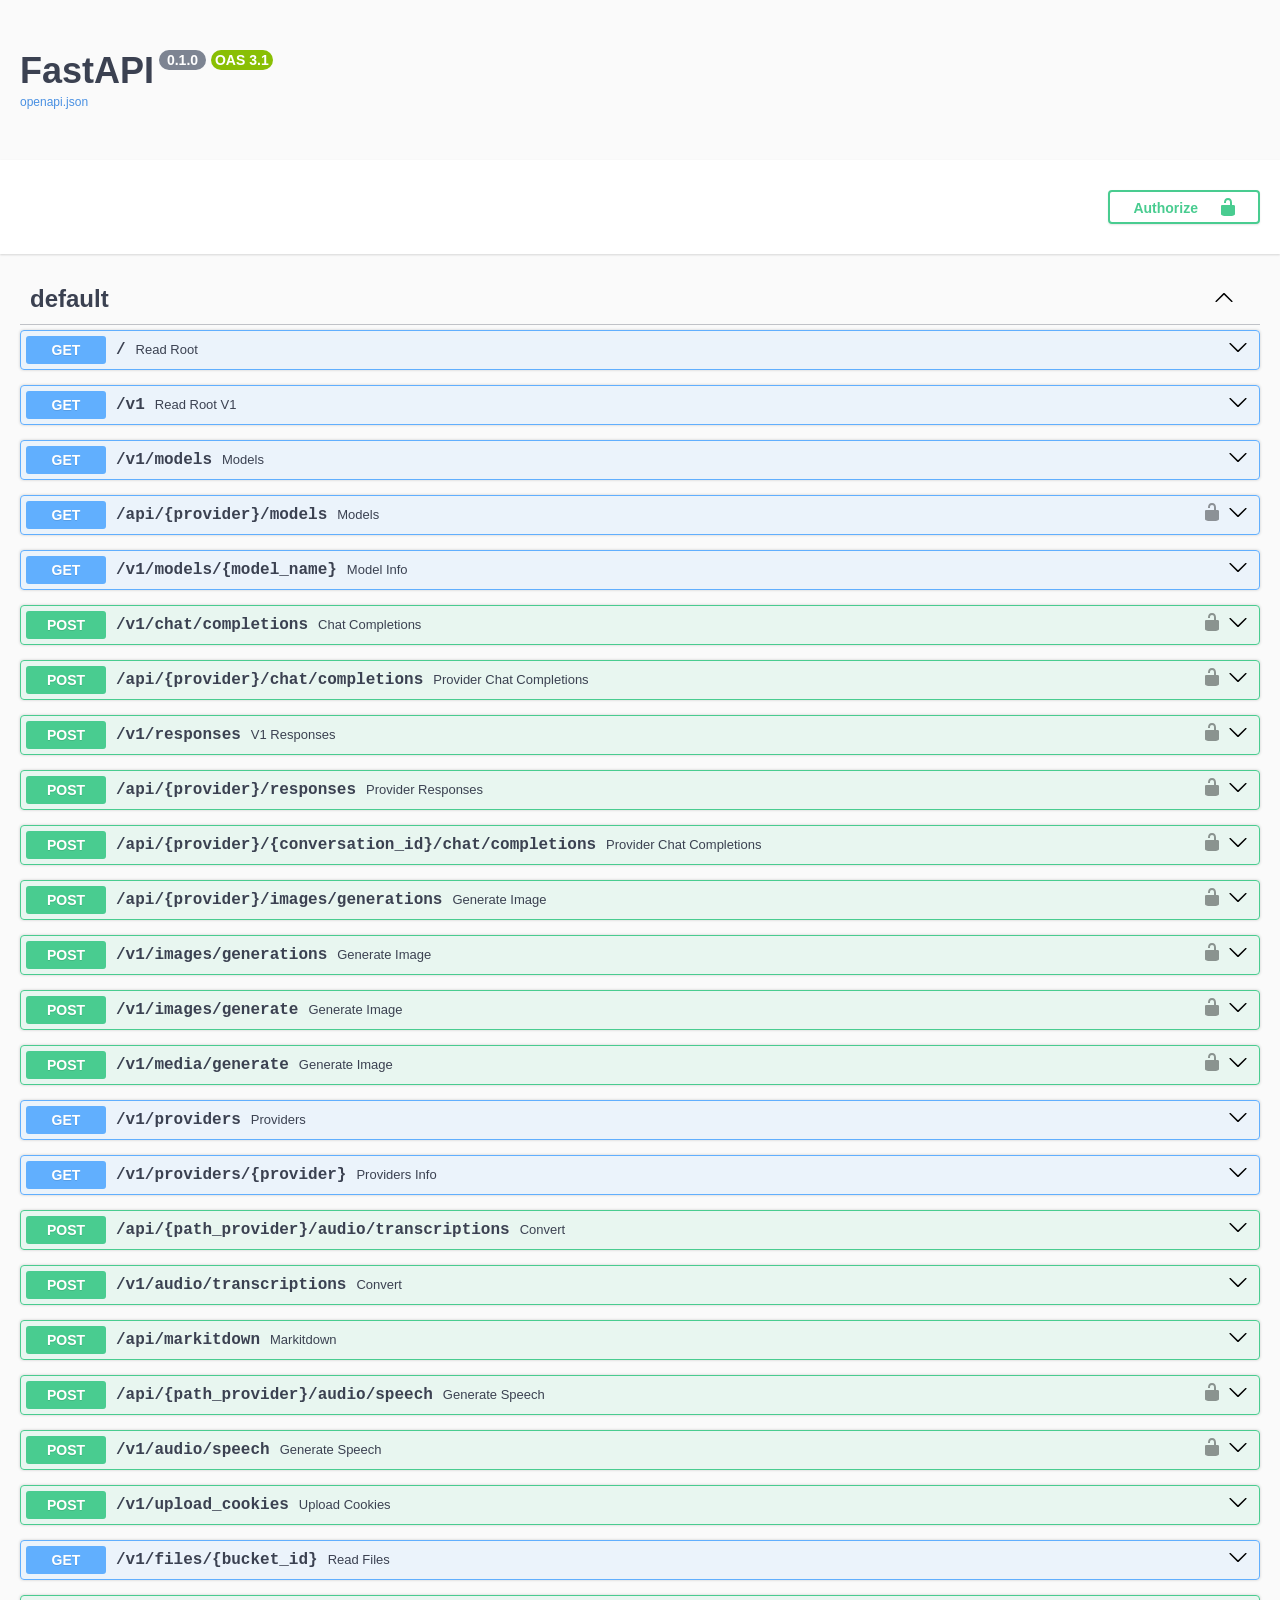
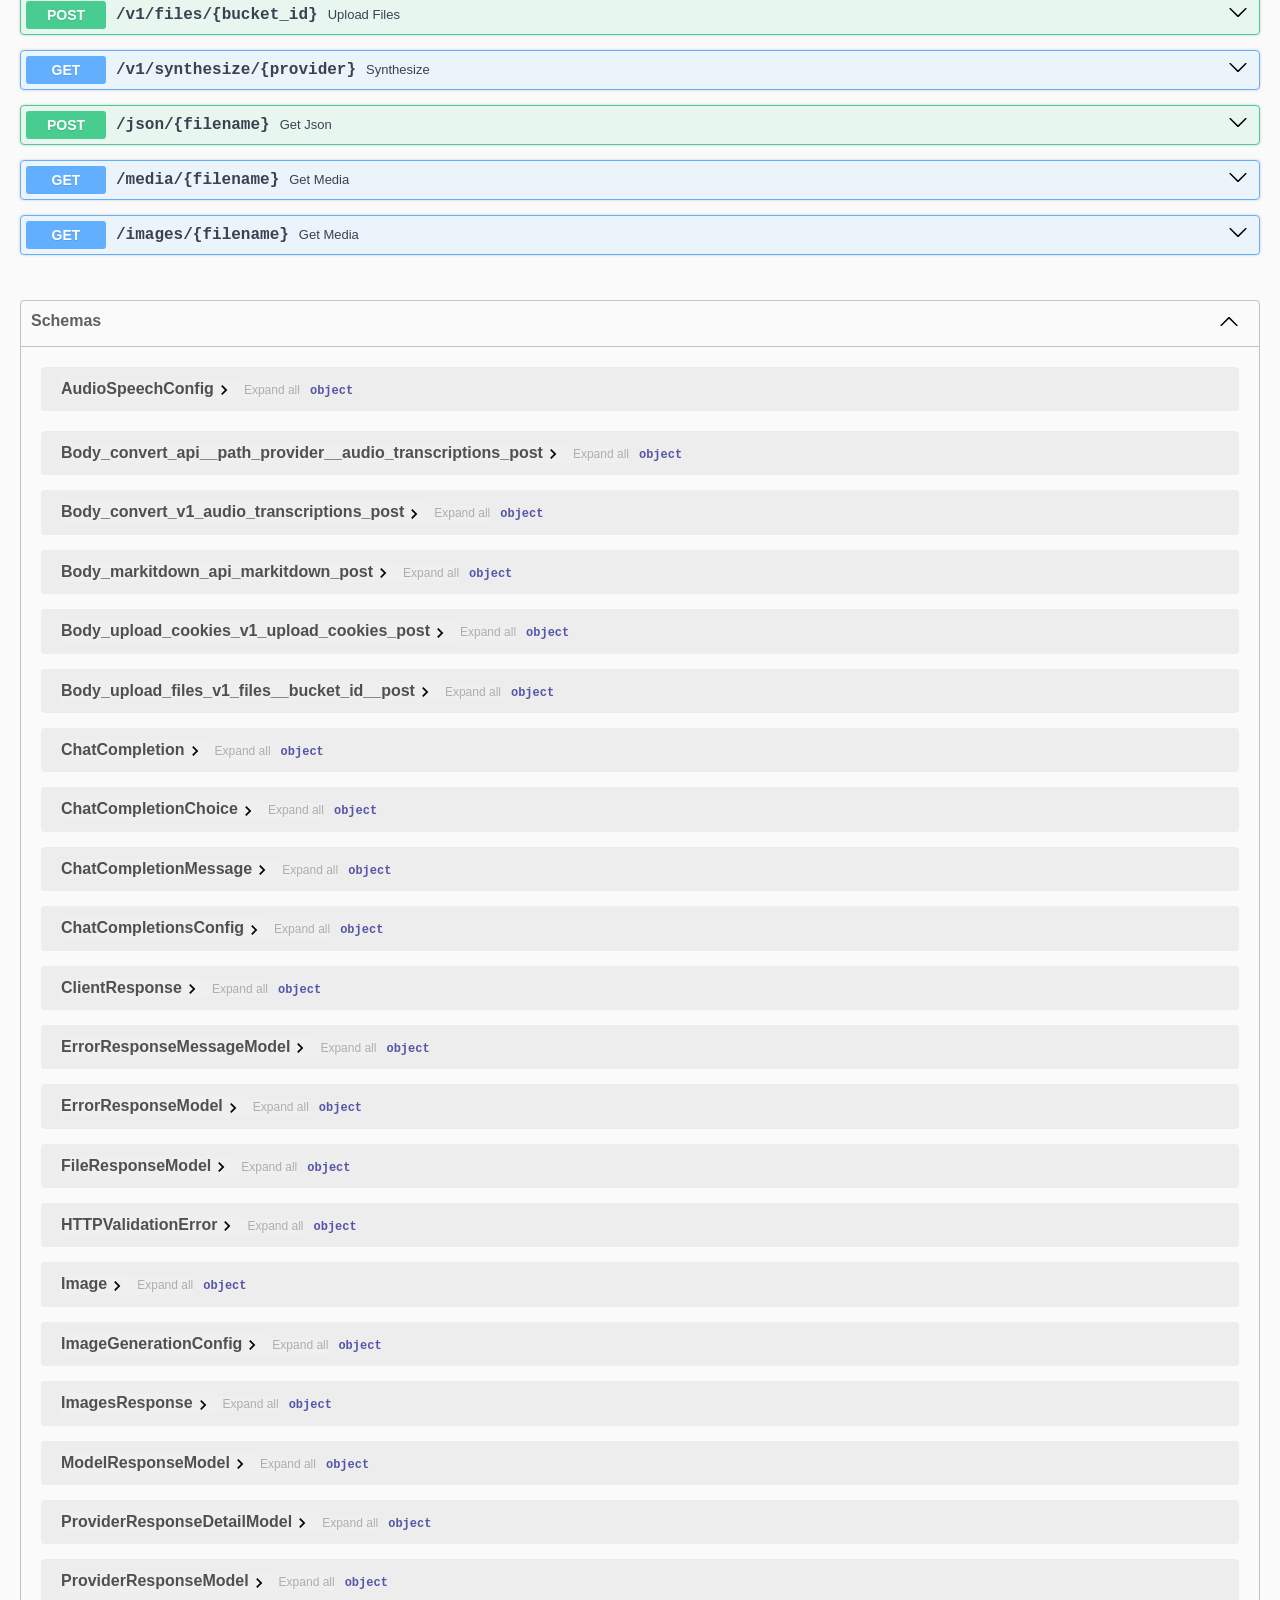
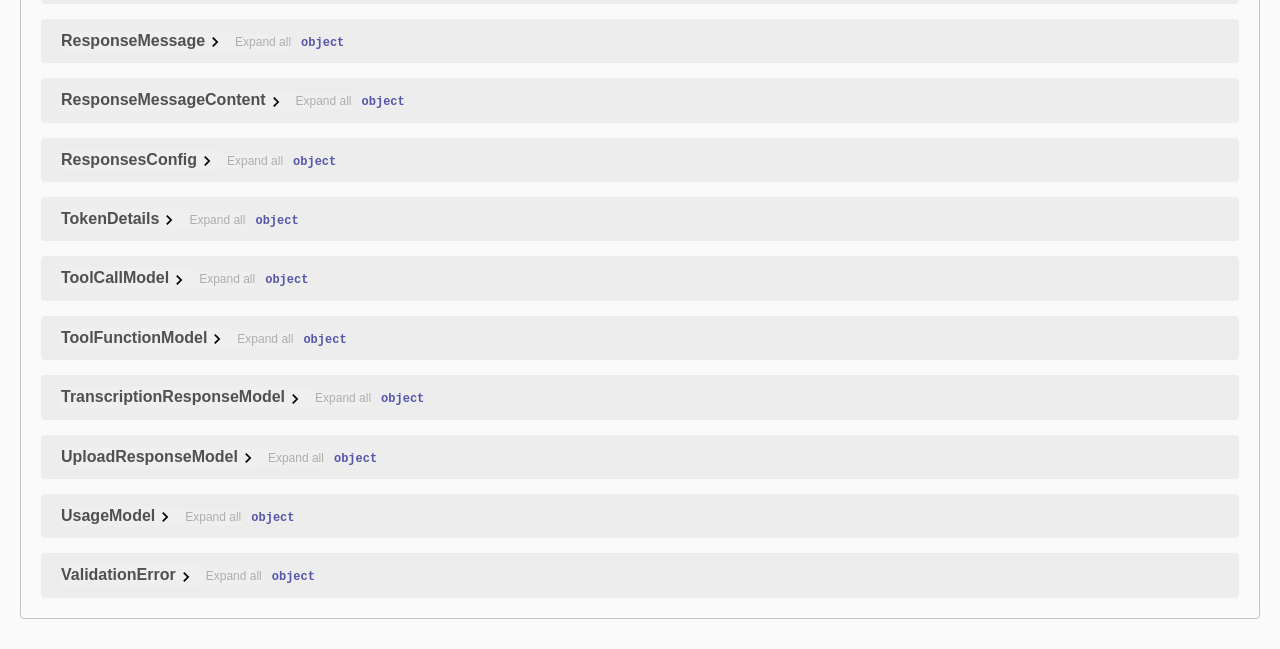
<file: g4f.dev/api-docs/index.html>
<!-- HTML for static distribution bundle build -->
<!DOCTYPE html>
<html lang="en">
  <head>
    <meta charset="UTF-8">
    <title>Swagger UI</title>
    <link rel="stylesheet" type="text/css" href="dist/swagger-ui.css" />
    <link rel="stylesheet" type="text/css" href="dist/index.css" />
    <link rel="icon" type="image/png" href="dist/favicon-32x32.png" sizes="32x32" />
    <link rel="icon" type="image/png" href="dist/favicon-16x16.png" sizes="16x16" />
  </head>

  <body>
    <div id="swagger-ui"></div>
    <script src="dist/swagger-ui-bundle.js" charset="UTF-8"> </script>
    <script src="dist/swagger-ui-standalone-preset.js" charset="UTF-8"> </script>
    <script src="dist/swagger-initializer.js" charset="UTF-8"> </script>
  </body>
</html>
</file>
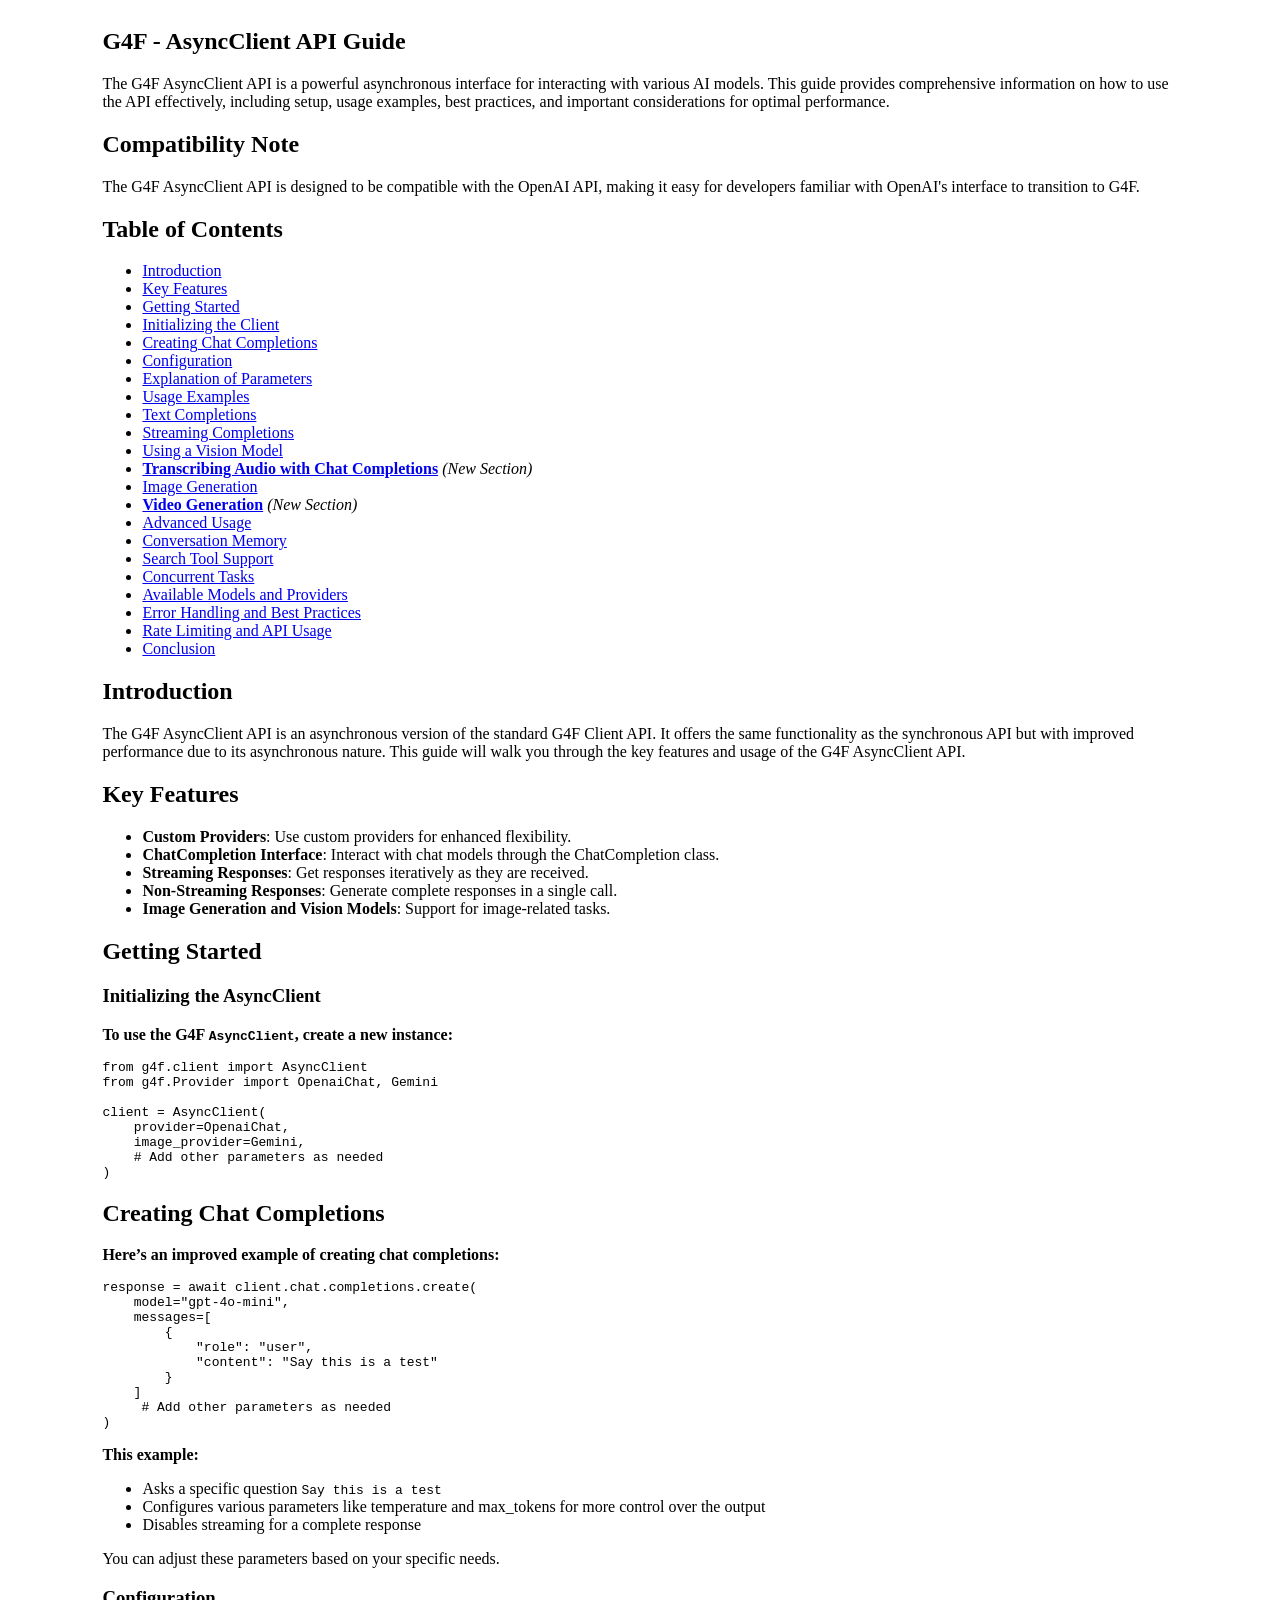
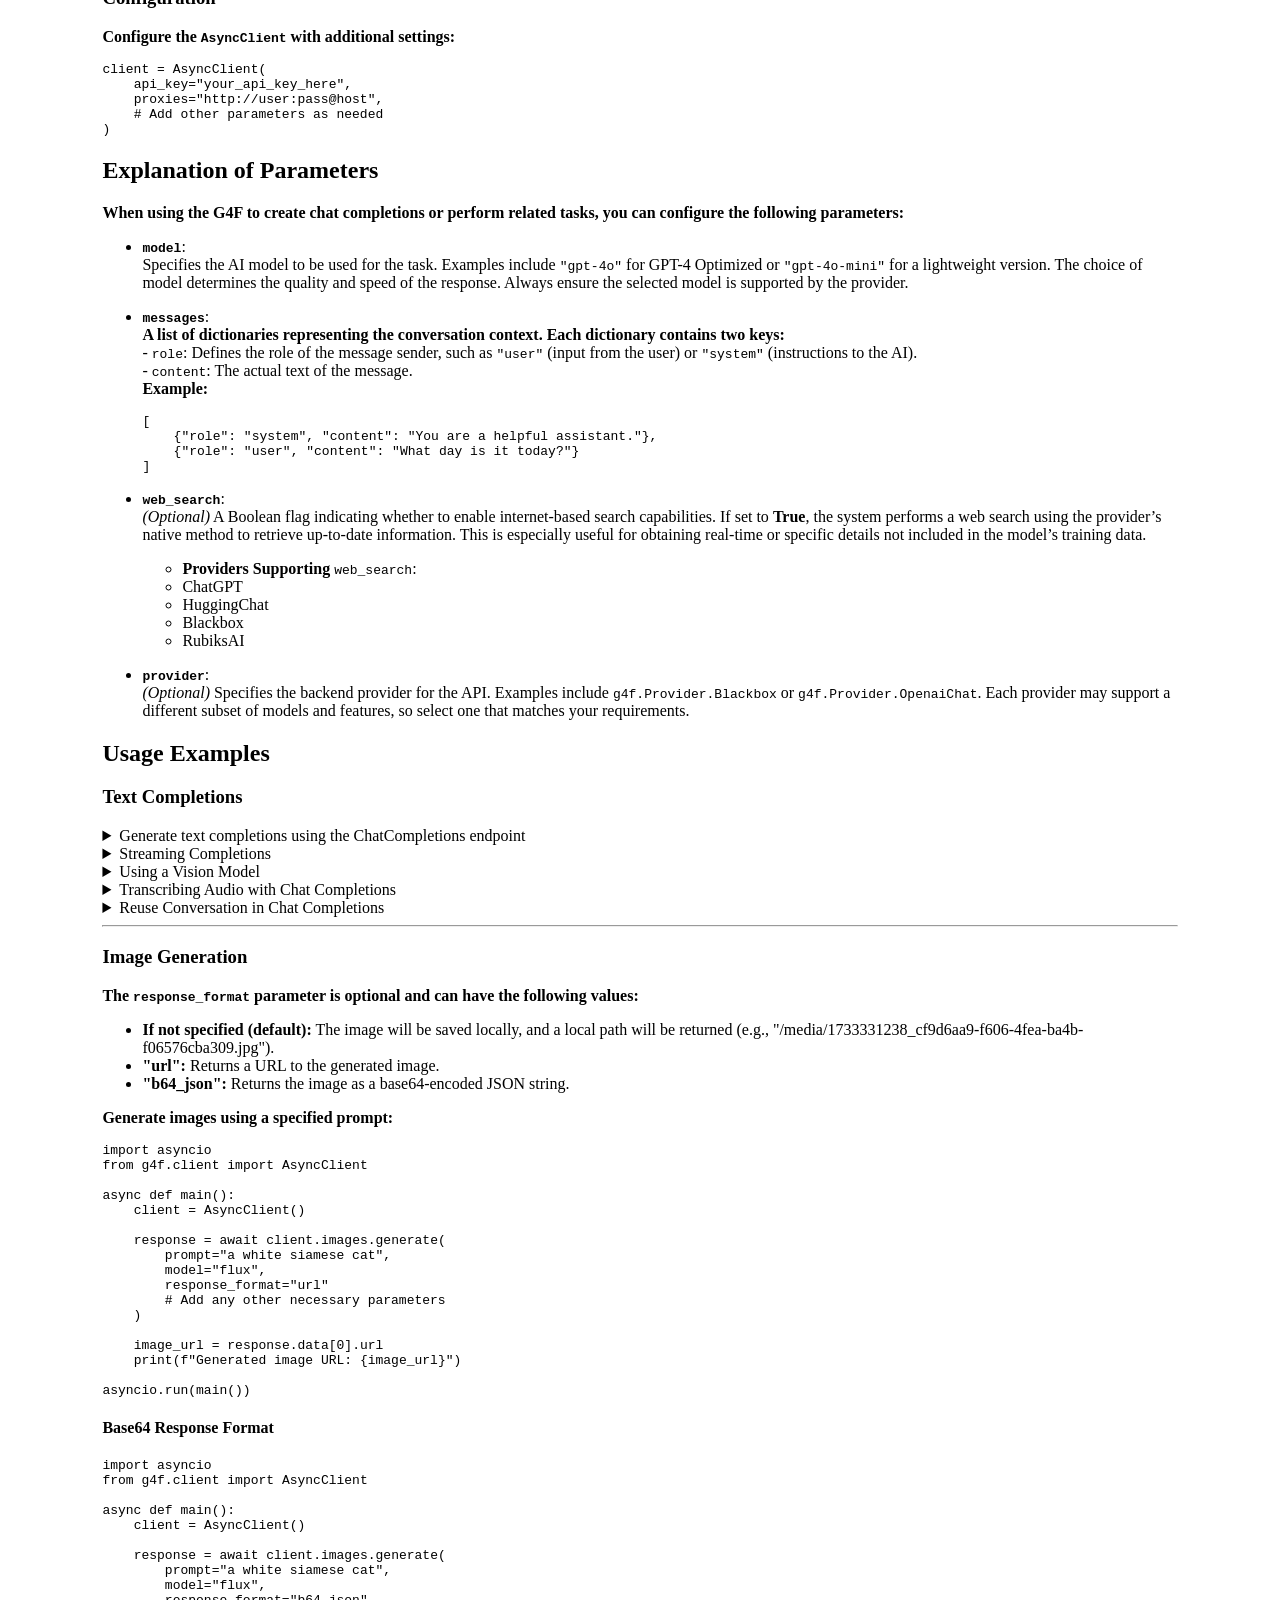
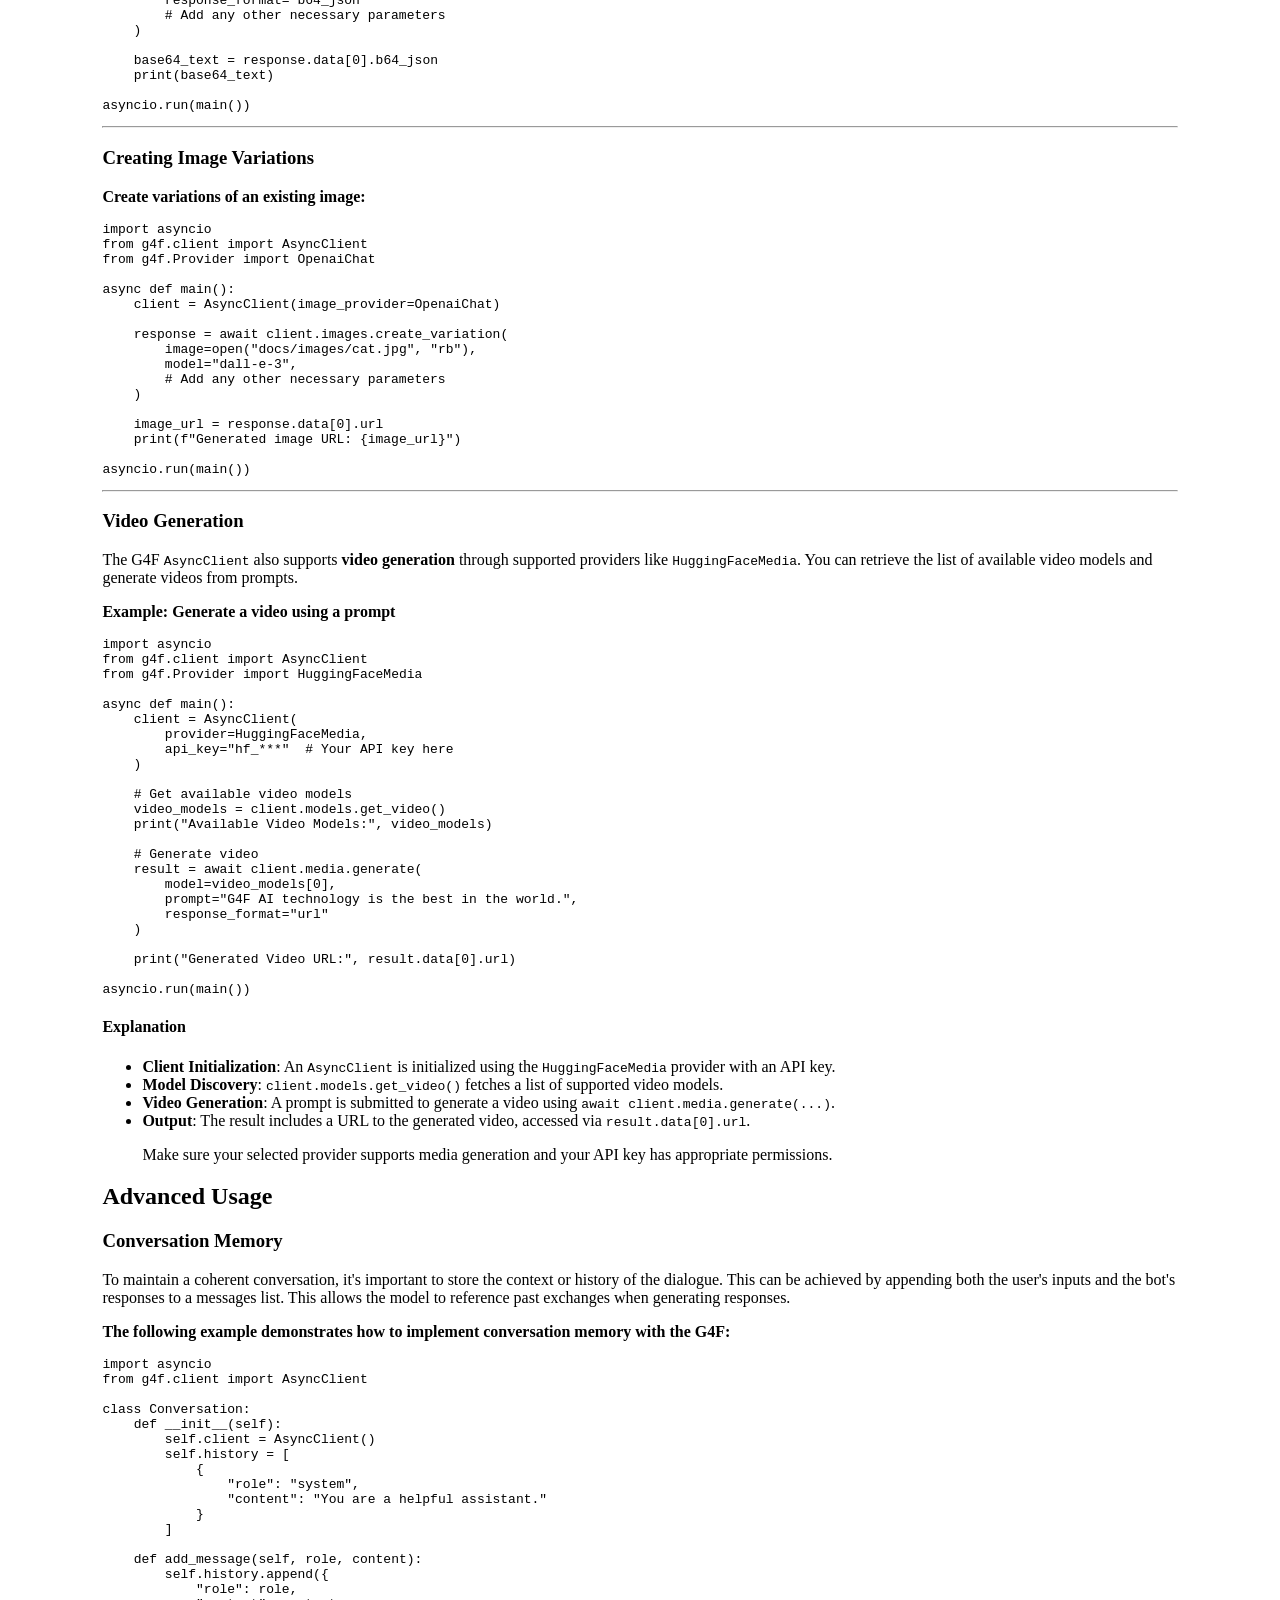
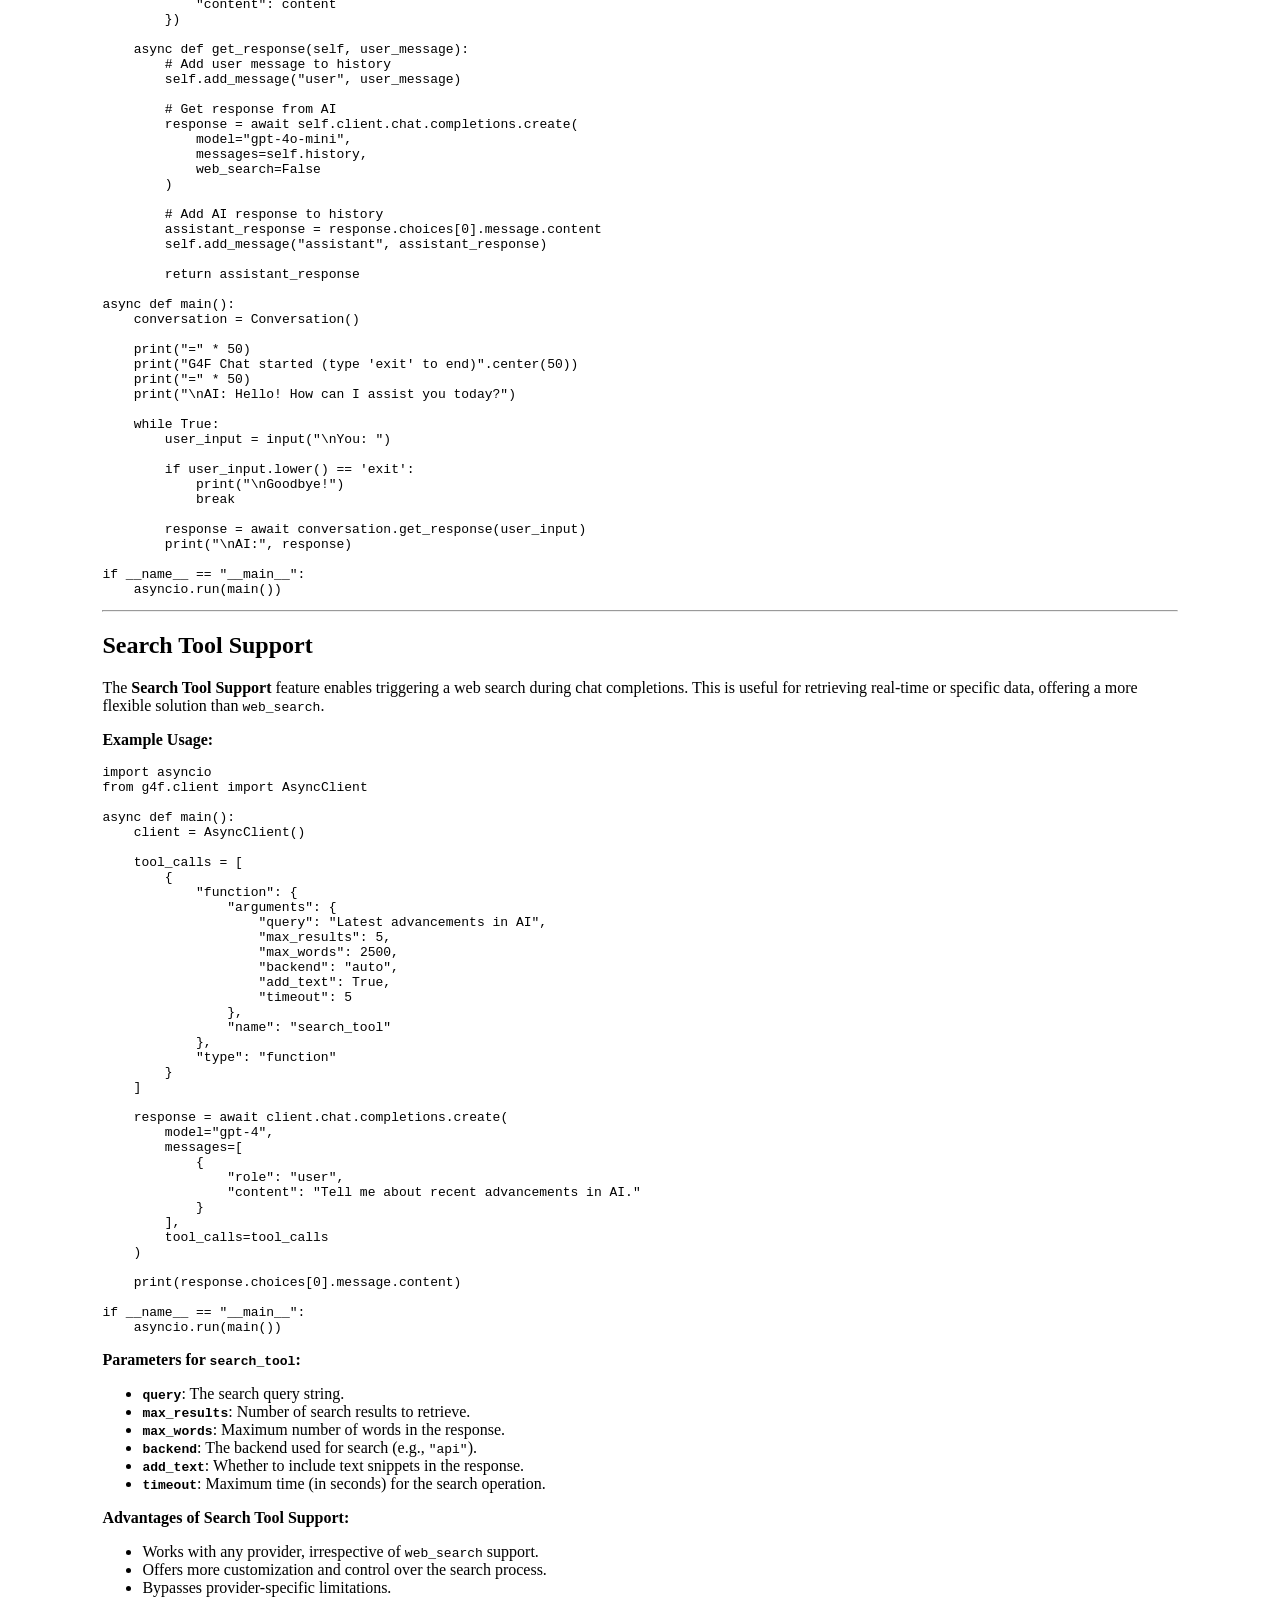
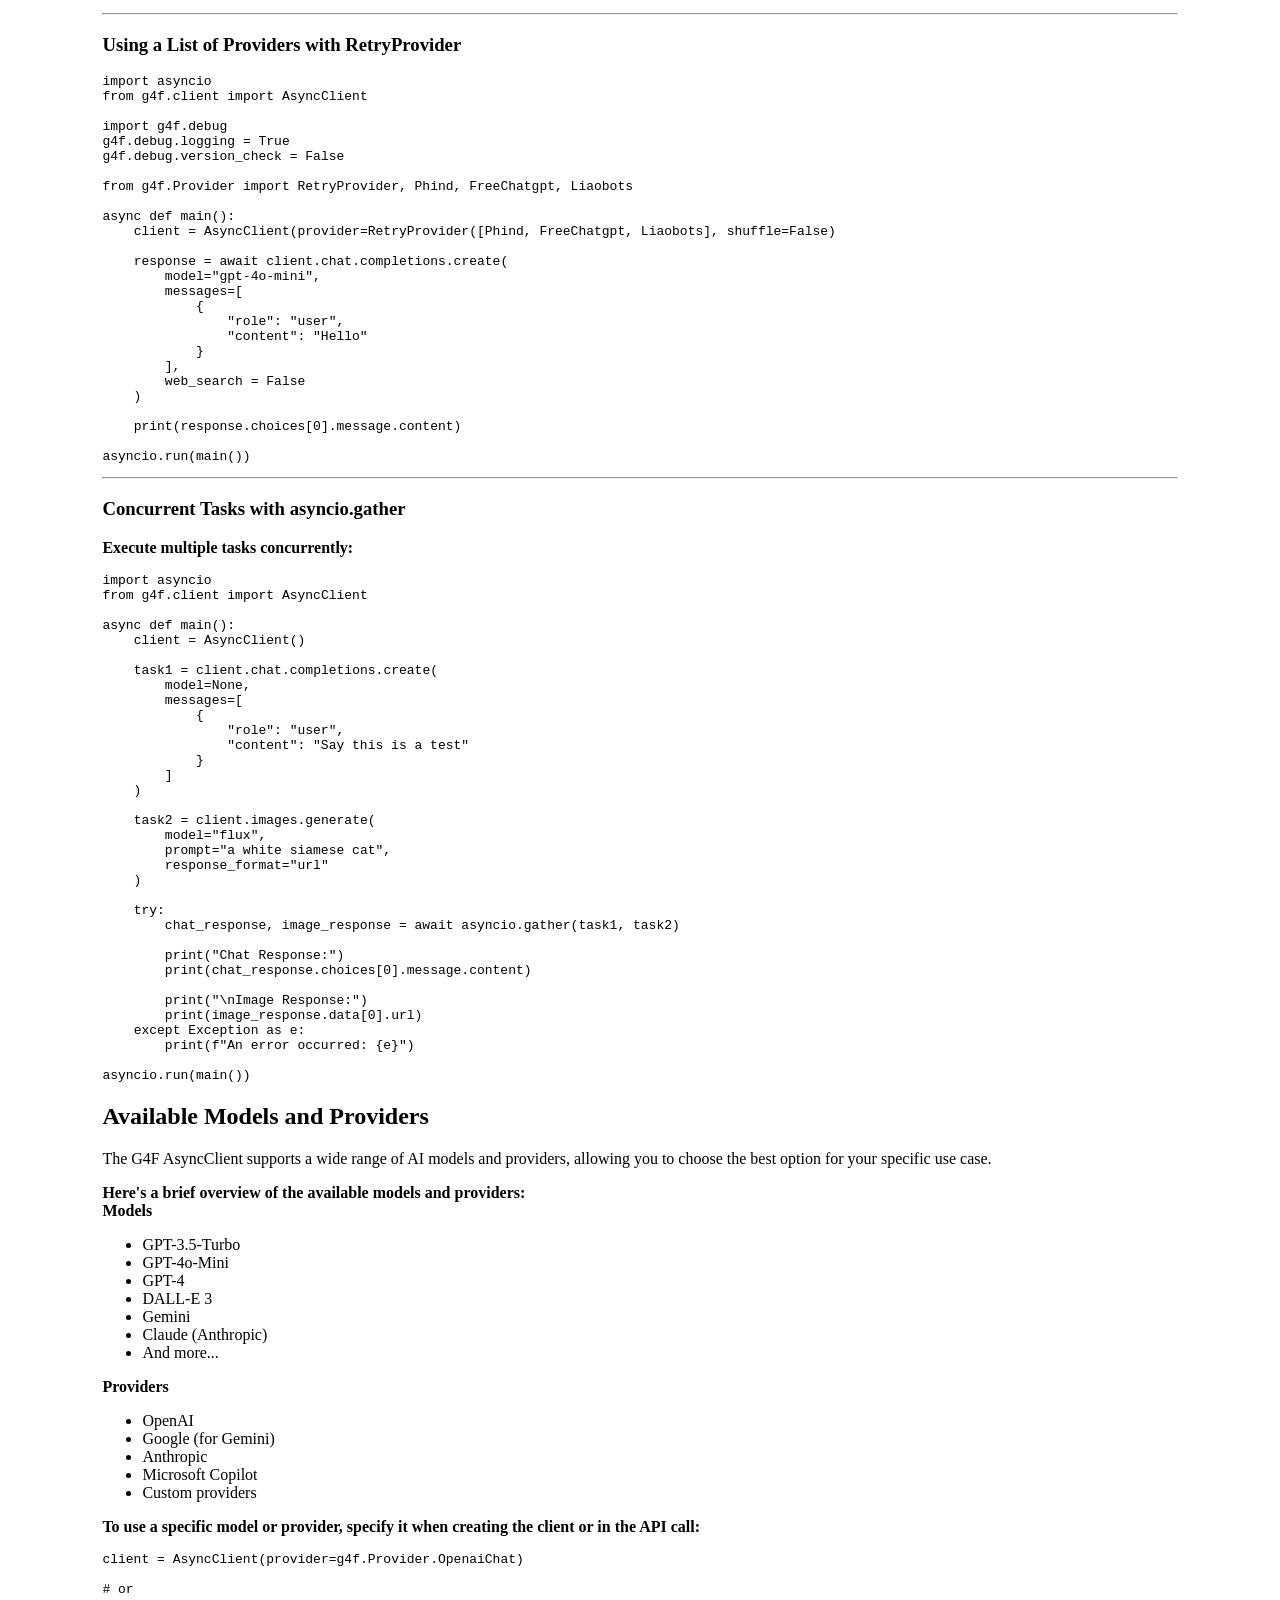
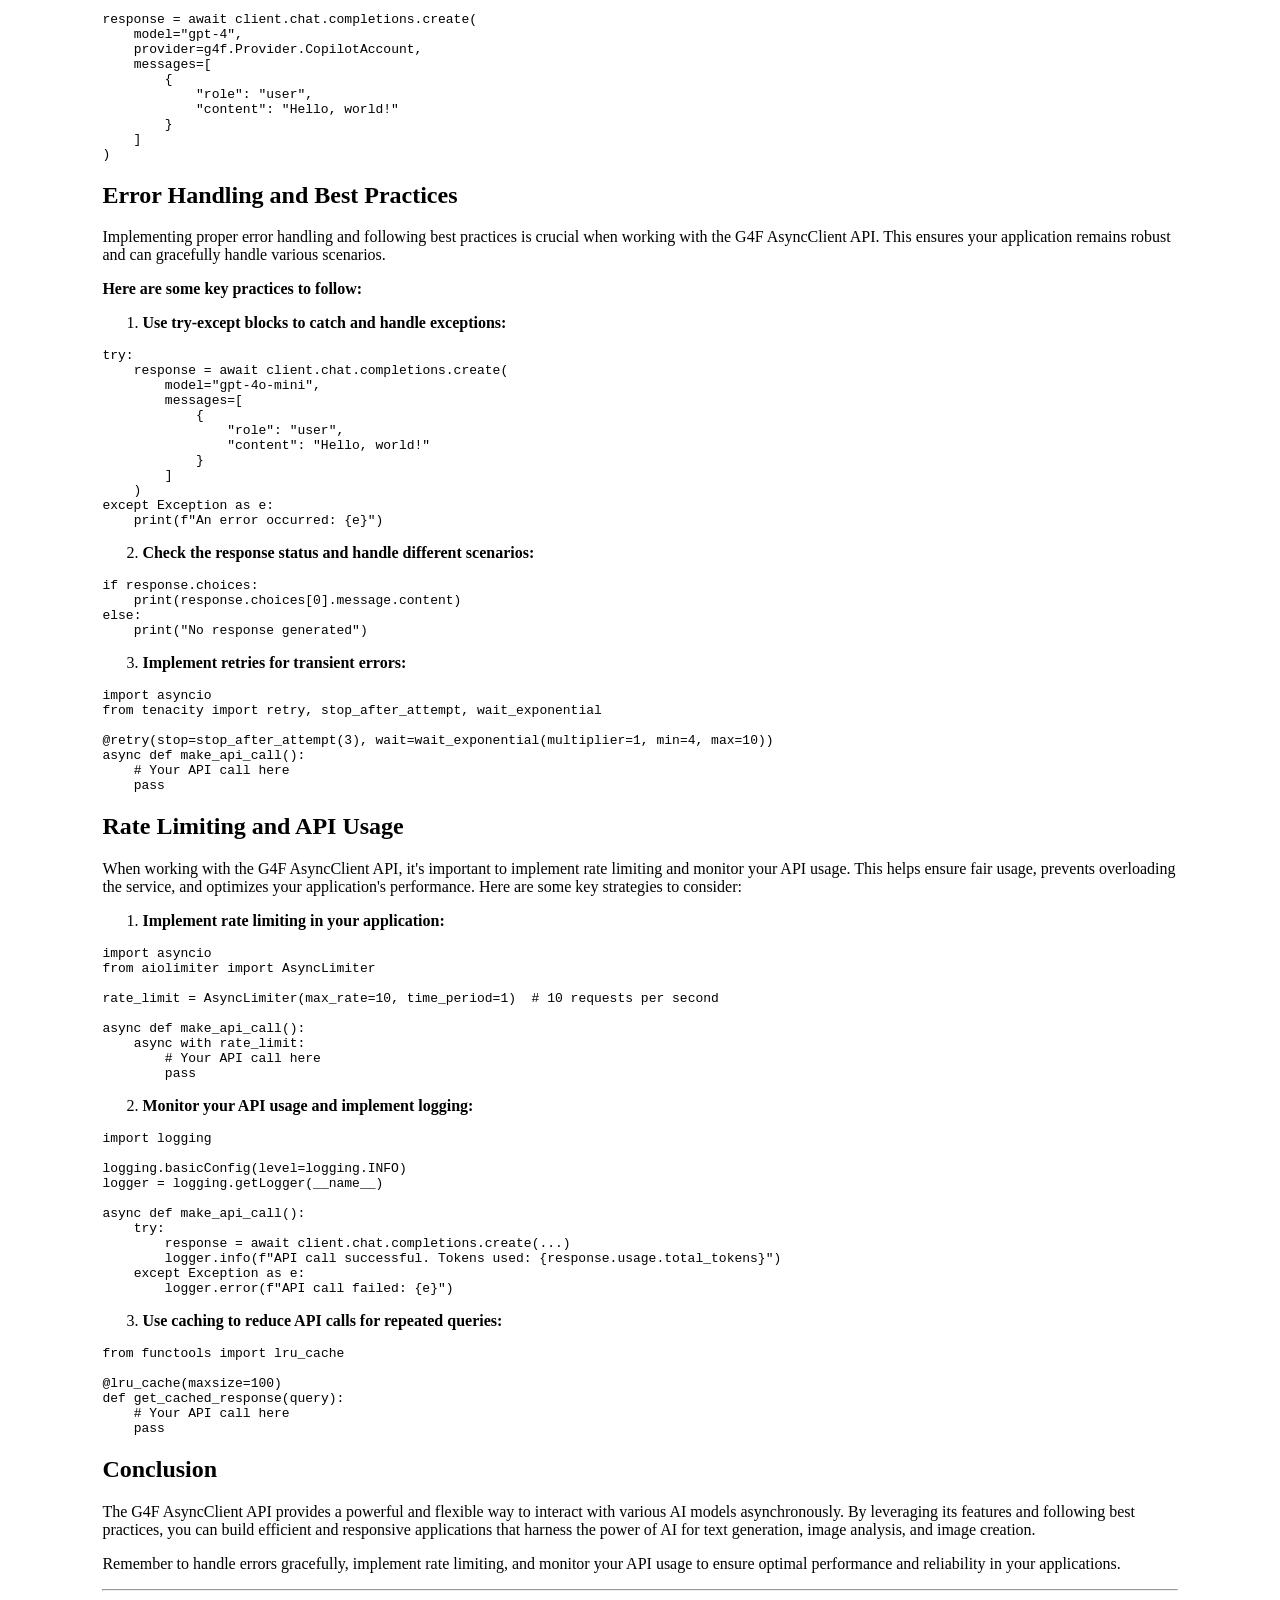
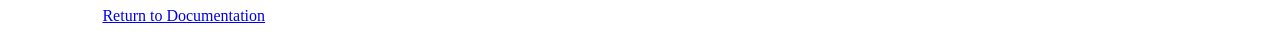
<file: g4f.dev/docs/async_client.html>
<!DOCTYPE html>
<html lang="en" data-color-mode="auto" data-light-theme="light" data-dark-theme="dark">
<head>
    <meta charset="UTF-8">
    <meta name="viewport" content="width=device-width, initial-scale=1.0">
    <title>G4F - AsyncClient API Guide</title>
    <link rel="apple-touch-icon" sizes="180x180" href="/dist/img/apple-touch-icon.png">
    <link rel="icon" type="image/png" sizes="32x32" href="/dist/img/favicon-32x32.png">
    <link rel="icon" type="image/png" sizes="16x16" href="/dist/img/favicon-16x16.png">
    <link rel="manifest" href="/dist/img/site.webmanifest">
    <link crossorigin="anonymous" media="all" rel="stylesheet" href="https://github.githubassets.com/assets/light-74231a1f3bbb.css" />
    <link crossorigin="anonymous" media="all" rel="stylesheet" href="https://github.githubassets.com/assets/dark-8a995f0bacd4.css" />
    <link crossorigin="anonymous" media="all" rel="stylesheet" href="https://github.githubassets.com/assets/primer-primitives-225433424a87.css" />
    <link crossorigin="anonymous" media="all" rel="stylesheet" href="https://github.githubassets.com/assets/primer-b8b91660c29d.css" />
    <link crossorigin="anonymous" media="all" rel="stylesheet" href="https://github.githubassets.com/assets/global-205098e9fedd.css" />
    <link crossorigin="anonymous" media="all" rel="stylesheet" href="https://github.githubassets.com/assets/code-177d21388df8.css" />
    <style>
        :root {
            --colour-1: #000000;
            --colour-2: #ccc;
            --colour-3: #e4d4ff;
            --colour-4: #f0f0f0;
            --colour-5: #181818;
            --colour-6: #242424;
            --accent: #8b3dff;
            --gradient: #1a1a1a;
            --background: #16101b;
            --size: 70vw;
            --top: 50%;
            --blur: 40px;
            --opacity: 0.6;
        }

        /* Body and text color */
        body {
            height: 100vh;
            margin: 0;
            padding: 0;
        }

        .hidden {
            display: none;
        }

        .container-lg {
            margin: 0 auto;
            padding: 8px;
        }

        @media only screen and (min-width: 40em) {
            .container-lg {
                max-width: 84%;
            }
        }
    </style>
</head>
<body>
    <article class="markdown-body entry-content container-lg" itemprop="text"><h2>G4F - AsyncClient API Guide</h2>
<p>The G4F AsyncClient API is a powerful asynchronous interface for interacting with various AI models. This guide provides comprehensive information on how to use the API effectively, including setup, usage examples, best practices, and important considerations for optimal performance.</p>
<h2>Compatibility Note</h2>
<p>The G4F AsyncClient API is designed to be compatible with the OpenAI API, making it easy for developers familiar with OpenAI's interface to transition to G4F.</p>
<h2>Table of Contents</h2>
<ul>
<li><a href="#introduction">Introduction</a></li>
<li><a href="#key-features">Key Features</a></li>
<li><a href="#getting-started">Getting Started</a></li>
<li><a href="#initializing-the-client">Initializing the Client</a></li>
<li><a href="#creating-chat-completions">Creating Chat Completions</a></li>
<li><a href="#configuration">Configuration</a></li>
<li><a href="#explanation-of-parameters">Explanation of Parameters</a></li>
<li><a href="#usage-examples">Usage Examples</a></li>
<li><a href="#text-completions">Text Completions</a></li>
<li><a href="#streaming-completions">Streaming Completions</a></li>
<li><a href="#using-a-vision-model">Using a Vision Model</a></li>
<li><strong><a href="#transcribing-audio-with-chat-completions">Transcribing Audio with Chat Completions</a></strong> <em>(New Section)</em></li>
<li><a href="#image-generation">Image Generation</a></li>
<li><strong><a href="#video-generation">Video Generation</a></strong> <em>(New Section)</em></li>
<li><a href="#advanced-usage">Advanced Usage</a></li>
<li><a href="#conversation-memory">Conversation Memory</a></li>
<li><a href="#search-tool-support">Search Tool Support</a></li>
<li><a href="#concurrent-tasks-with-asynciogather">Concurrent Tasks</a></li>
<li><a href="#available-models-and-providers">Available Models and Providers</a></li>
<li><a href="#error-handling-and-best-practices">Error Handling and Best Practices</a></li>
<li><a href="#rate-limiting-and-api-usage">Rate Limiting and API Usage</a></li>
<li><a href="#conclusion">Conclusion</a></li>
</ul>
<h2>Introduction</h2>
<p>The G4F AsyncClient API is an asynchronous version of the standard G4F Client API. It offers the same functionality as the synchronous API but with improved performance due to its asynchronous nature. This guide will walk you through the key features and usage of the G4F AsyncClient API.</p>
<h2>Key Features</h2>
<ul>
<li><strong>Custom Providers</strong>: Use custom providers for enhanced flexibility.</li>
<li><strong>ChatCompletion Interface</strong>: Interact with chat models through the ChatCompletion class.</li>
<li><strong>Streaming Responses</strong>: Get responses iteratively as they are received.</li>
<li><strong>Non-Streaming Responses</strong>: Generate complete responses in a single call.</li>
<li><strong>Image Generation and Vision Models</strong>: Support for image-related tasks.</li>
</ul>
<h2>Getting Started</h2>
<h3>Initializing the AsyncClient</h3>
<p><strong>To use the G4F <code class="notranslate">AsyncClient</code>, create a new instance:</strong></p>
<div class="highlight highlight-source-python"><pre class="notranslate"><span class="pl-k">from</span> <span class="pl-s1">g4f</span>.<span class="pl-s1">client</span> <span class="pl-k">import</span> <span class="pl-v">AsyncClient</span>
<span class="pl-k">from</span> <span class="pl-s1">g4f</span>.<span class="pl-v">Provider</span> <span class="pl-k">import</span> <span class="pl-v">OpenaiChat</span>, <span class="pl-v">Gemini</span>

<span class="pl-s1">client</span> <span class="pl-c1">=</span> <span class="pl-en">AsyncClient</span>(
    <span class="pl-s1">provider</span><span class="pl-c1">=</span><span class="pl-v">OpenaiChat</span>,
    <span class="pl-s1">image_provider</span><span class="pl-c1">=</span><span class="pl-v">Gemini</span>,
    <span class="pl-c"># Add other parameters as needed</span>
)</pre></div>
<h2>Creating Chat Completions</h2>
<p><strong>Here’s an improved example of creating chat completions:</strong></p>
<div class="highlight highlight-source-python"><pre class="notranslate"><span class="pl-s1">response</span> <span class="pl-c1">=</span> <span class="pl-k">await</span> <span class="pl-s1">client</span>.<span class="pl-c1">chat</span>.<span class="pl-c1">completions</span>.<span class="pl-c1">create</span>(
    <span class="pl-s1">model</span><span class="pl-c1">=</span><span class="pl-s">"gpt-4o-mini"</span>,
    <span class="pl-s1">messages</span><span class="pl-c1">=</span>[
        {
            <span class="pl-s">"role"</span>: <span class="pl-s">"user"</span>,
            <span class="pl-s">"content"</span>: <span class="pl-s">"Say this is a test"</span>
        }
    ]
     <span class="pl-c"># Add other parameters as needed</span>
)</pre></div>
<p><strong>This example:</strong></p>
<ul>
<li>Asks a specific question <code class="notranslate">Say this is a test</code></li>
<li>Configures various parameters like temperature and max_tokens for more control over the output</li>
<li>Disables streaming for a complete response</li>
</ul>
<p>You can adjust these parameters based on your specific needs.</p>
<h3>Configuration</h3>
<p><strong>Configure the <code class="notranslate">AsyncClient</code> with additional settings:</strong></p>
<div class="highlight highlight-source-python"><pre class="notranslate"><span class="pl-s1">client</span> <span class="pl-c1">=</span> <span class="pl-en">AsyncClient</span>(
    <span class="pl-s1">api_key</span><span class="pl-c1">=</span><span class="pl-s">"your_api_key_here"</span>,
    <span class="pl-s1">proxies</span><span class="pl-c1">=</span><span class="pl-s">"http://user:pass@host"</span>,
    <span class="pl-c"># Add other parameters as needed</span>
)</pre></div>
<h2>Explanation of Parameters</h2>
<p><strong>When using the G4F to create chat completions or perform related tasks, you can configure the following parameters:</strong></p>
<ul>
<li>
<p><strong><code class="notranslate">model</code></strong>:<br>
Specifies the AI model to be used for the task. Examples include <code class="notranslate">"gpt-4o"</code> for GPT-4 Optimized or <code class="notranslate">"gpt-4o-mini"</code> for a lightweight version. The choice of model determines the quality and speed of the response. Always ensure the selected model is supported by the provider.</p>
</li>
<li>
<p><strong><code class="notranslate">messages</code></strong>:<br>
<strong>A list of dictionaries representing the conversation context. Each dictionary contains two keys:</strong><br>
- <code class="notranslate">role</code>: Defines the role of the message sender, such as <code class="notranslate">"user"</code> (input from the user) or <code class="notranslate">"system"</code> (instructions to the AI).<br>
- <code class="notranslate">content</code>: The actual text of the message.<br>
<strong>Example:</strong></p>
<div class="highlight highlight-source-python"><pre class="notranslate">[
    {<span class="pl-s">"role"</span>: <span class="pl-s">"system"</span>, <span class="pl-s">"content"</span>: <span class="pl-s">"You are a helpful assistant."</span>},
    {<span class="pl-s">"role"</span>: <span class="pl-s">"user"</span>, <span class="pl-s">"content"</span>: <span class="pl-s">"What day is it today?"</span>}
]</pre></div>
</li>
<li>
<p><strong><code class="notranslate">web_search</code></strong>:<br>
<em>(Optional)</em> A Boolean flag indicating whether to enable internet-based search capabilities. If set to <strong>True</strong>, the system performs a web search using the provider’s native method to retrieve up-to-date information. This is especially useful for obtaining real-time or specific details not included in the model’s training data.</p>
<ul>
<li><strong>Providers Supporting</strong> <code class="notranslate">web_search</code>:</li>
<li>ChatGPT</li>
<li>HuggingChat</li>
<li>Blackbox</li>
<li>RubiksAI</li>
</ul>
</li>
<li>
<p><strong><code class="notranslate">provider</code></strong>:<br>
<em>(Optional)</em> Specifies the backend provider for the API. Examples include <code class="notranslate">g4f.Provider.Blackbox</code> or <code class="notranslate">g4f.Provider.OpenaiChat</code>. Each provider may support a different subset of models and features, so select one that matches your requirements.</p>
</li>
</ul>
<h2>Usage Examples</h2>
<h3>Text Completions</h3>
<details>
<summary>Generate text completions using the ChatCompletions endpoint</summary>
<div class="highlight highlight-source-python"><pre class="notranslate"><span class="pl-k">import</span> <span class="pl-s1">asyncio</span>
<span class="pl-k">from</span> <span class="pl-s1">g4f</span>.<span class="pl-s1">client</span> <span class="pl-k">import</span> <span class="pl-v">AsyncClient</span>

<span class="pl-k">async</span> <span class="pl-k">def</span> <span class="pl-en">main</span>():
    <span class="pl-s1">client</span> <span class="pl-c1">=</span> <span class="pl-en">AsyncClient</span>()
    
    <span class="pl-s1">response</span> <span class="pl-c1">=</span> <span class="pl-k">await</span> <span class="pl-s1">client</span>.<span class="pl-c1">chat</span>.<span class="pl-c1">completions</span>.<span class="pl-c1">create</span>(
        <span class="pl-s1">model</span><span class="pl-c1">=</span><span class="pl-s">"gpt-4o-mini"</span>,
        <span class="pl-s1">messages</span><span class="pl-c1">=</span>[
            {
                <span class="pl-s">"role"</span>: <span class="pl-s">"user"</span>,
                <span class="pl-s">"content"</span>: <span class="pl-s">"Say this is a test"</span>
            }
        ],
        <span class="pl-s1">web_search</span> <span class="pl-c1">=</span> <span class="pl-c1">False</span>
    )
    
    <span class="pl-en">print</span>(<span class="pl-s1">response</span>.<span class="pl-c1">choices</span>[<span class="pl-c1">0</span>].<span class="pl-c1">message</span>.<span class="pl-c1">content</span>)

<span class="pl-s1">asyncio</span>.<span class="pl-c1">run</span>(<span class="pl-en">main</span>())</pre></div>
</details>
<details>
<summary>Streaming Completions</summary>
<p><strong>Process responses incrementally as they are generated:</strong></p>
<div class="highlight highlight-source-python"><pre class="notranslate"><span class="pl-k">import</span> <span class="pl-s1">asyncio</span>
<span class="pl-k">from</span> <span class="pl-s1">g4f</span>.<span class="pl-s1">client</span> <span class="pl-k">import</span> <span class="pl-v">AsyncClient</span>

<span class="pl-k">async</span> <span class="pl-k">def</span> <span class="pl-en">main</span>():
    <span class="pl-s1">client</span> <span class="pl-c1">=</span> <span class="pl-en">AsyncClient</span>()

    <span class="pl-s1">stream</span> <span class="pl-c1">=</span> <span class="pl-s1">client</span>.<span class="pl-c1">chat</span>.<span class="pl-c1">completions</span>.<span class="pl-c1">stream</span>(
        <span class="pl-s1">model</span><span class="pl-c1">=</span><span class="pl-s">"gpt-4"</span>,
        <span class="pl-s1">messages</span><span class="pl-c1">=</span>[
            {
                <span class="pl-s">"role"</span>: <span class="pl-s">"user"</span>,
                <span class="pl-s">"content"</span>: <span class="pl-s">"Say this is a test"</span>
            }
        ],
        <span class="pl-s1">web_search</span> <span class="pl-c1">=</span> <span class="pl-c1">False</span>
    )

    <span class="pl-k">async</span> <span class="pl-k">for</span> <span class="pl-s1">chunk</span> <span class="pl-c1">in</span> <span class="pl-s1">stream</span>:
        <span class="pl-k">if</span> <span class="pl-s1">chunk</span>.<span class="pl-c1">choices</span> <span class="pl-c1">and</span> <span class="pl-s1">chunk</span>.<span class="pl-c1">choices</span>[<span class="pl-c1">0</span>].<span class="pl-c1">delta</span>.<span class="pl-c1">content</span>:
            <span class="pl-en">print</span>(<span class="pl-s1">chunk</span>.<span class="pl-c1">choices</span>[<span class="pl-c1">0</span>].<span class="pl-c1">delta</span>.<span class="pl-c1">content</span>, <span class="pl-s1">end</span><span class="pl-c1">=</span><span class="pl-s">""</span>)

<span class="pl-s1">asyncio</span>.<span class="pl-c1">run</span>(<span class="pl-en">main</span>())</pre></div>
</details>
<details>
<summary>Using a Vision Model</summary>
<p><strong>Analyze an image and generate a description:</strong></p>
<div class="highlight highlight-source-python"><pre class="notranslate"><span class="pl-k">import</span> <span class="pl-s1">g4f</span>
<span class="pl-k">import</span> <span class="pl-s1">requests</span>
<span class="pl-k">import</span> <span class="pl-s1">asyncio</span>
<span class="pl-k">from</span> <span class="pl-s1">g4f</span>.<span class="pl-s1">client</span> <span class="pl-k">import</span> <span class="pl-v">AsyncClient</span>
<span class="pl-k">from</span> <span class="pl-s1">g4f</span>.<span class="pl-v">Provider</span> <span class="pl-k">import</span> <span class="pl-v">CopilotAccount</span>

<span class="pl-k">async</span> <span class="pl-k">def</span> <span class="pl-en">main</span>():
    <span class="pl-s1">client</span> <span class="pl-c1">=</span> <span class="pl-en">AsyncClient</span>(
        <span class="pl-s1">provider</span><span class="pl-c1">=</span><span class="pl-v">CopilotAccount</span>
    )

    <span class="pl-s1">image</span> <span class="pl-c1">=</span> <span class="pl-s1">requests</span>.<span class="pl-c1">get</span>(<span class="pl-s">"https://raw.githubusercontent.com/xtekky/gpt4free/refs/heads/main/docs/images/cat.jpeg"</span>, <span class="pl-s1">stream</span><span class="pl-c1">=</span><span class="pl-c1">True</span>).<span class="pl-c1">raw</span>
    <span class="pl-c"># Or: image = open("docs/images/cat.jpeg", "rb")</span>

    <span class="pl-s1">response</span> <span class="pl-c1">=</span> <span class="pl-k">await</span> <span class="pl-s1">client</span>.<span class="pl-c1">chat</span>.<span class="pl-c1">completions</span>.<span class="pl-c1">create</span>(
        <span class="pl-s1">model</span><span class="pl-c1">=</span><span class="pl-s1">g4f</span>.<span class="pl-c1">models</span>.<span class="pl-c1">default</span>,
        <span class="pl-s1">messages</span><span class="pl-c1">=</span>[
            {
                <span class="pl-s">"role"</span>: <span class="pl-s">"user"</span>,
                <span class="pl-s">"content"</span>: <span class="pl-s">"What's in this image?"</span>
            }
        ],
        <span class="pl-s1">image</span><span class="pl-c1">=</span><span class="pl-s1">image</span>
    )

    <span class="pl-en">print</span>(<span class="pl-s1">response</span>.<span class="pl-c1">choices</span>[<span class="pl-c1">0</span>].<span class="pl-c1">message</span>.<span class="pl-c1">content</span>)

<span class="pl-s1">asyncio</span>.<span class="pl-c1">run</span>(<span class="pl-en">main</span>())</pre></div>
</details>
<details>
<summary>Transcribing Audio with Chat Completions</summary>
<p>Some providers in G4F support audio inputs in chat completions, allowing you to transcribe audio files by instructing the model accordingly. This example demonstrates how to use the <code class="notranslate">AsyncClient</code> to transcribe an audio file asynchronously:</p>
<div class="highlight highlight-source-python"><pre class="notranslate"><span class="pl-k">import</span> <span class="pl-s1">asyncio</span>
<span class="pl-k">from</span> <span class="pl-s1">g4f</span>.<span class="pl-s1">client</span> <span class="pl-k">import</span> <span class="pl-v">AsyncClient</span>
<span class="pl-k">import</span> <span class="pl-s1">g4f</span>.<span class="pl-v">Provider</span>
<span class="pl-k">import</span> <span class="pl-s1">g4f</span>.<span class="pl-s1">models</span>

<span class="pl-k">async</span> <span class="pl-k">def</span> <span class="pl-en">main</span>():
    <span class="pl-s1">client</span> <span class="pl-c1">=</span> <span class="pl-en">AsyncClient</span>(<span class="pl-s1">provider</span><span class="pl-c1">=</span><span class="pl-s1">g4f</span>.<span class="pl-c1">Provider</span>.<span class="pl-c1">PollinationsAI</span>)  <span class="pl-c"># or g4f.Provider.Microsoft_Phi_4</span>

    <span class="pl-k">with</span> <span class="pl-en">open</span>(<span class="pl-s">"audio.wav"</span>, <span class="pl-s">"rb"</span>) <span class="pl-k">as</span> <span class="pl-s1">audio_file</span>:
        <span class="pl-s1">response</span> <span class="pl-c1">=</span> <span class="pl-k">await</span> <span class="pl-s1">client</span>.<span class="pl-c1">chat</span>.<span class="pl-c1">completions</span>.<span class="pl-c1">create</span>(
            <span class="pl-s1">model</span><span class="pl-c1">=</span><span class="pl-s1">g4f</span>.<span class="pl-c1">models</span>.<span class="pl-c1">default</span>,
            <span class="pl-s1">messages</span><span class="pl-c1">=</span>[{<span class="pl-s">"role"</span>: <span class="pl-s">"user"</span>, <span class="pl-s">"content"</span>: <span class="pl-s">"Transcribe this audio"</span>}],
            <span class="pl-s1">media</span><span class="pl-c1">=</span>[[<span class="pl-s1">audio_file</span>, <span class="pl-s">"audio.wav"</span>]],
            <span class="pl-s1">modalities</span><span class="pl-c1">=</span>[<span class="pl-s">"text"</span>],
        )

    <span class="pl-en">print</span>(<span class="pl-s1">response</span>.<span class="pl-c1">choices</span>[<span class="pl-c1">0</span>].<span class="pl-c1">message</span>.<span class="pl-c1">content</span>)

<span class="pl-k">if</span> <span class="pl-s1">__name__</span> <span class="pl-c1">==</span> <span class="pl-s">"__main__"</span>:
    <span class="pl-s1">asyncio</span>.<span class="pl-c1">run</span>(<span class="pl-en">main</span>())</pre></div>
<h4>Explanation</h4>
<ul>
<li><strong>Client Initialization</strong>: An <code class="notranslate">AsyncClient</code> instance is created with a provider that supports audio inputs, such as <code class="notranslate">PollinationsAI</code> or <code class="notranslate">Microsoft_Phi_4</code>.</li>
<li><strong>File Handling</strong>: The audio file (<code class="notranslate">audio.wav</code>) is opened in binary read mode (<code class="notranslate">"rb"</code>) using a context manager (<code class="notranslate">with</code> statement) to ensure proper file closure after use.</li>
<li><strong>API Call</strong>: The <code class="notranslate">chat.completions.create</code> method is called with:
<ul>
<li><code class="notranslate">model=g4f.models.default</code>: Uses the default model for the selected provider.</li>
<li><code class="notranslate">messages</code>: A list containing a user message instructing the model to transcribe the audio.</li>
<li><code class="notranslate">media</code>: A list of lists, where each inner list contains the file object and its name (<code class="notranslate">[[audio_file, "audio.wav"]]</code>).</li>
<li><code class="notranslate">modalities=["text"]</code>: Specifies that the output should be text (the transcription).</li>
</ul>
</li>
<li><strong>Response</strong>: The transcription is extracted from <code class="notranslate">response.choices[0].message.content</code> and printed.</li>
</ul>
<h4>Notes</h4>
<ul>
<li><strong>Provider Support</strong>: Ensure the chosen provider (e.g., <code class="notranslate">PollinationsAI</code> or <code class="notranslate">Microsoft_Phi_4</code>) supports audio inputs in chat completions. Not all providers may offer this functionality.</li>
<li><strong>File Path</strong>: Replace <code class="notranslate">"audio.wav"</code> with the path to your own audio file. The file format (e.g., WAV) should be compatible with the provider.</li>
<li><strong>Model Selection</strong>: If <code class="notranslate">g4f.models.default</code> does not support audio transcription, you may need to specify a model that does (consult the provider's documentation for supported models).</li>
</ul>
<p>This example complements the guide by showcasing how to handle audio inputs asynchronously, expanding on the multimodal capabilities of the G4F AsyncClient API.</p>
</details>
<details>
<summary>Reuse Conversation in Chat Completions</summary>
<div class="highlight highlight-source-python"><pre class="notranslate"><span class="pl-k">import</span> <span class="pl-s1">g4f</span>
<span class="pl-k">import</span> <span class="pl-s1">asyncio</span>
<span class="pl-k">from</span> <span class="pl-s1">g4f</span>.<span class="pl-s1">client</span> <span class="pl-k">import</span> <span class="pl-v">AsyncClient</span>
<span class="pl-k">from</span> <span class="pl-s1">g4f</span>.<span class="pl-v">Provider</span> <span class="pl-k">import</span> <span class="pl-v">OpenaiAccount</span>

<span class="pl-k">async</span> <span class="pl-k">def</span> <span class="pl-en">main</span>():
    <span class="pl-s1">client</span> <span class="pl-c1">=</span> <span class="pl-en">AsyncClient</span>(
        <span class="pl-s1">provider</span><span class="pl-c1">=</span><span class="pl-v">OpenaiAccount</span>
    )

    <span class="pl-s1">response</span> <span class="pl-c1">=</span> <span class="pl-k">await</span> <span class="pl-s1">client</span>.<span class="pl-c1">chat</span>.<span class="pl-c1">completions</span>.<span class="pl-c1">create</span>(
        <span class="pl-s1">messages</span><span class="pl-c1">=</span><span class="pl-s">"I was born on 01-01-1999."</span>,
    )

    <span class="pl-s1">response</span> <span class="pl-c1">=</span> <span class="pl-k">await</span> <span class="pl-s1">client</span>.<span class="pl-c1">chat</span>.<span class="pl-c1">completions</span>.<span class="pl-c1">create</span>(
        <span class="pl-s1">messages</span><span class="pl-c1">=</span><span class="pl-s">"How old i am? I told you before."</span>,
        <span class="pl-s1">conversation</span><span class="pl-c1">=</span><span class="pl-s1">response</span>.<span class="pl-c1">conversation</span>
    )

    <span class="pl-en">print</span>(<span class="pl-s1">response</span>.<span class="pl-c1">conversation</span>.<span class="pl-c1">__dict__</span>)
    <span class="pl-en">print</span>(<span class="pl-s1">response</span>.<span class="pl-c1">choices</span>[<span class="pl-c1">0</span>].<span class="pl-c1">message</span>.<span class="pl-c1">content</span>)

<span class="pl-s1">asyncio</span>.<span class="pl-c1">run</span>(<span class="pl-en">main</span>())</pre></div>
</details>
<hr>
<h3>Image Generation</h3>
<p><strong>The <code class="notranslate">response_format</code> parameter is optional and can have the following values:</strong></p>
<ul>
<li><strong>If not specified (default):</strong> The image will be saved locally, and a local path will be returned (e.g., "/media/1733331238_cf9d6aa9-f606-4fea-ba4b-f06576cba309.jpg").</li>
<li><strong>"url":</strong> Returns a URL to the generated image.</li>
<li><strong>"b64_json":</strong> Returns the image as a base64-encoded JSON string.</li>
</ul>
<p><strong>Generate images using a specified prompt:</strong></p>
<div class="highlight highlight-source-python"><pre class="notranslate"><span class="pl-k">import</span> <span class="pl-s1">asyncio</span>
<span class="pl-k">from</span> <span class="pl-s1">g4f</span>.<span class="pl-s1">client</span> <span class="pl-k">import</span> <span class="pl-v">AsyncClient</span>

<span class="pl-k">async</span> <span class="pl-k">def</span> <span class="pl-en">main</span>():
    <span class="pl-s1">client</span> <span class="pl-c1">=</span> <span class="pl-en">AsyncClient</span>()
    
    <span class="pl-s1">response</span> <span class="pl-c1">=</span> <span class="pl-k">await</span> <span class="pl-s1">client</span>.<span class="pl-c1">images</span>.<span class="pl-c1">generate</span>(
        <span class="pl-s1">prompt</span><span class="pl-c1">=</span><span class="pl-s">"a white siamese cat"</span>,
        <span class="pl-s1">model</span><span class="pl-c1">=</span><span class="pl-s">"flux"</span>,
        <span class="pl-s1">response_format</span><span class="pl-c1">=</span><span class="pl-s">"url"</span>
        <span class="pl-c"># Add any other necessary parameters</span>
    )
    
    <span class="pl-s1">image_url</span> <span class="pl-c1">=</span> <span class="pl-s1">response</span>.<span class="pl-c1">data</span>[<span class="pl-c1">0</span>].<span class="pl-c1">url</span>
    <span class="pl-en">print</span>(<span class="pl-s">f"Generated image URL: <span class="pl-s1"><span class="pl-kos">{</span><span class="pl-s1">image_url</span><span class="pl-kos">}</span></span>"</span>)

<span class="pl-s1">asyncio</span>.<span class="pl-c1">run</span>(<span class="pl-en">main</span>())</pre></div>
<h4>Base64 Response Format</h4>
<div class="highlight highlight-source-python"><pre class="notranslate"><span class="pl-k">import</span> <span class="pl-s1">asyncio</span>
<span class="pl-k">from</span> <span class="pl-s1">g4f</span>.<span class="pl-s1">client</span> <span class="pl-k">import</span> <span class="pl-v">AsyncClient</span>

<span class="pl-k">async</span> <span class="pl-k">def</span> <span class="pl-en">main</span>():
    <span class="pl-s1">client</span> <span class="pl-c1">=</span> <span class="pl-en">AsyncClient</span>()
    
    <span class="pl-s1">response</span> <span class="pl-c1">=</span> <span class="pl-k">await</span> <span class="pl-s1">client</span>.<span class="pl-c1">images</span>.<span class="pl-c1">generate</span>(
        <span class="pl-s1">prompt</span><span class="pl-c1">=</span><span class="pl-s">"a white siamese cat"</span>,
        <span class="pl-s1">model</span><span class="pl-c1">=</span><span class="pl-s">"flux"</span>,
        <span class="pl-s1">response_format</span><span class="pl-c1">=</span><span class="pl-s">"b64_json"</span>
        <span class="pl-c"># Add any other necessary parameters</span>
    )
    
    <span class="pl-s1">base64_text</span> <span class="pl-c1">=</span> <span class="pl-s1">response</span>.<span class="pl-c1">data</span>[<span class="pl-c1">0</span>].<span class="pl-c1">b64_json</span>
    <span class="pl-en">print</span>(<span class="pl-s1">base64_text</span>)

<span class="pl-s1">asyncio</span>.<span class="pl-c1">run</span>(<span class="pl-en">main</span>())</pre></div>
<hr>
<h3>Creating Image Variations</h3>
<p><strong>Create variations of an existing image:</strong></p>
<div class="highlight highlight-source-python"><pre class="notranslate"><span class="pl-k">import</span> <span class="pl-s1">asyncio</span>
<span class="pl-k">from</span> <span class="pl-s1">g4f</span>.<span class="pl-s1">client</span> <span class="pl-k">import</span> <span class="pl-v">AsyncClient</span>
<span class="pl-k">from</span> <span class="pl-s1">g4f</span>.<span class="pl-v">Provider</span> <span class="pl-k">import</span> <span class="pl-v">OpenaiChat</span>

<span class="pl-k">async</span> <span class="pl-k">def</span> <span class="pl-en">main</span>():
    <span class="pl-s1">client</span> <span class="pl-c1">=</span> <span class="pl-en">AsyncClient</span>(<span class="pl-s1">image_provider</span><span class="pl-c1">=</span><span class="pl-v">OpenaiChat</span>)
    
    <span class="pl-s1">response</span> <span class="pl-c1">=</span> <span class="pl-k">await</span> <span class="pl-s1">client</span>.<span class="pl-c1">images</span>.<span class="pl-c1">create_variation</span>(
        <span class="pl-s1">image</span><span class="pl-c1">=</span><span class="pl-en">open</span>(<span class="pl-s">"docs/images/cat.jpg"</span>, <span class="pl-s">"rb"</span>),
        <span class="pl-s1">model</span><span class="pl-c1">=</span><span class="pl-s">"dall-e-3"</span>,
        <span class="pl-c"># Add any other necessary parameters</span>
    )
    
    <span class="pl-s1">image_url</span> <span class="pl-c1">=</span> <span class="pl-s1">response</span>.<span class="pl-c1">data</span>[<span class="pl-c1">0</span>].<span class="pl-c1">url</span>
    <span class="pl-en">print</span>(<span class="pl-s">f"Generated image URL: <span class="pl-s1"><span class="pl-kos">{</span><span class="pl-s1">image_url</span><span class="pl-kos">}</span></span>"</span>)

<span class="pl-s1">asyncio</span>.<span class="pl-c1">run</span>(<span class="pl-en">main</span>())</pre></div>
<hr>
<h3>Video Generation</h3>
<p>The G4F <code class="notranslate">AsyncClient</code> also supports <strong>video generation</strong> through supported providers like <code class="notranslate">HuggingFaceMedia</code>. You can retrieve the list of available video models and generate videos from prompts.</p>
<p><strong>Example: Generate a video using a prompt</strong></p>
<div class="highlight highlight-source-python"><pre class="notranslate"><span class="pl-k">import</span> <span class="pl-s1">asyncio</span>
<span class="pl-k">from</span> <span class="pl-s1">g4f</span>.<span class="pl-s1">client</span> <span class="pl-k">import</span> <span class="pl-v">AsyncClient</span>
<span class="pl-k">from</span> <span class="pl-s1">g4f</span>.<span class="pl-v">Provider</span> <span class="pl-k">import</span> <span class="pl-v">HuggingFaceMedia</span>

<span class="pl-k">async</span> <span class="pl-k">def</span> <span class="pl-en">main</span>():
    <span class="pl-s1">client</span> <span class="pl-c1">=</span> <span class="pl-en">AsyncClient</span>(
        <span class="pl-s1">provider</span><span class="pl-c1">=</span><span class="pl-v">HuggingFaceMedia</span>,
        <span class="pl-s1">api_key</span><span class="pl-c1">=</span><span class="pl-s">"hf_***"</span>  <span class="pl-c"># Your API key here</span>
    )

    <span class="pl-c"># Get available video models</span>
    <span class="pl-s1">video_models</span> <span class="pl-c1">=</span> <span class="pl-s1">client</span>.<span class="pl-c1">models</span>.<span class="pl-c1">get_video</span>()
    <span class="pl-en">print</span>(<span class="pl-s">"Available Video Models:"</span>, <span class="pl-s1">video_models</span>)

    <span class="pl-c"># Generate video</span>
    <span class="pl-s1">result</span> <span class="pl-c1">=</span> <span class="pl-k">await</span> <span class="pl-s1">client</span>.<span class="pl-c1">media</span>.<span class="pl-c1">generate</span>(
        <span class="pl-s1">model</span><span class="pl-c1">=</span><span class="pl-s1">video_models</span>[<span class="pl-c1">0</span>],
        <span class="pl-s1">prompt</span><span class="pl-c1">=</span><span class="pl-s">"G4F AI technology is the best in the world."</span>,
        <span class="pl-s1">response_format</span><span class="pl-c1">=</span><span class="pl-s">"url"</span>
    )

    <span class="pl-en">print</span>(<span class="pl-s">"Generated Video URL:"</span>, <span class="pl-s1">result</span>.<span class="pl-c1">data</span>[<span class="pl-c1">0</span>].<span class="pl-c1">url</span>)

<span class="pl-s1">asyncio</span>.<span class="pl-c1">run</span>(<span class="pl-en">main</span>())</pre></div>
<h4>Explanation</h4>
<ul>
<li><strong>Client Initialization</strong>: An <code class="notranslate">AsyncClient</code> is initialized using the <code class="notranslate">HuggingFaceMedia</code> provider with an API key.</li>
<li><strong>Model Discovery</strong>: <code class="notranslate">client.models.get_video()</code> fetches a list of supported video models.</li>
<li><strong>Video Generation</strong>: A prompt is submitted to generate a video using <code class="notranslate">await client.media.generate(...)</code>.</li>
<li><strong>Output</strong>: The result includes a URL to the generated video, accessed via <code class="notranslate">result.data[0].url</code>.</li>
</ul>
<blockquote>
<p>Make sure your selected provider supports media generation and your API key has appropriate permissions.</p>
</blockquote>
<h2>Advanced Usage</h2>
<h3>Conversation Memory</h3>
<p>To maintain a coherent conversation, it's important to store the context or history of the dialogue. This can be achieved by appending both the user's inputs and the bot's responses to a messages list. This allows the model to reference past exchanges when generating responses.</p>
<p><strong>The following example demonstrates how to implement conversation memory with the G4F:</strong></p>
<div class="highlight highlight-source-python"><pre class="notranslate"><span class="pl-k">import</span> <span class="pl-s1">asyncio</span>
<span class="pl-k">from</span> <span class="pl-s1">g4f</span>.<span class="pl-s1">client</span> <span class="pl-k">import</span> <span class="pl-v">AsyncClient</span>

<span class="pl-k">class</span> <span class="pl-v">Conversation</span>:
    <span class="pl-k">def</span> <span class="pl-en">__init__</span>(<span class="pl-s1">self</span>):
        <span class="pl-s1">self</span>.<span class="pl-c1">client</span> <span class="pl-c1">=</span> <span class="pl-en">AsyncClient</span>()
        <span class="pl-s1">self</span>.<span class="pl-c1">history</span> <span class="pl-c1">=</span> [
            {
                <span class="pl-s">"role"</span>: <span class="pl-s">"system"</span>,
                <span class="pl-s">"content"</span>: <span class="pl-s">"You are a helpful assistant."</span>
            }
        ]
    
    <span class="pl-k">def</span> <span class="pl-en">add_message</span>(<span class="pl-s1">self</span>, <span class="pl-s1">role</span>, <span class="pl-s1">content</span>):
        <span class="pl-s1">self</span>.<span class="pl-c1">history</span>.<span class="pl-c1">append</span>({
            <span class="pl-s">"role"</span>: <span class="pl-s1">role</span>,
            <span class="pl-s">"content"</span>: <span class="pl-s1">content</span>
        })
    
    <span class="pl-k">async</span> <span class="pl-k">def</span> <span class="pl-en">get_response</span>(<span class="pl-s1">self</span>, <span class="pl-s1">user_message</span>):
        <span class="pl-c"># Add user message to history</span>
        <span class="pl-s1">self</span>.<span class="pl-c1">add_message</span>(<span class="pl-s">"user"</span>, <span class="pl-s1">user_message</span>)
        
        <span class="pl-c"># Get response from AI</span>
        <span class="pl-s1">response</span> <span class="pl-c1">=</span> <span class="pl-k">await</span> <span class="pl-s1">self</span>.<span class="pl-c1">client</span>.<span class="pl-c1">chat</span>.<span class="pl-c1">completions</span>.<span class="pl-c1">create</span>(
            <span class="pl-s1">model</span><span class="pl-c1">=</span><span class="pl-s">"gpt-4o-mini"</span>,
            <span class="pl-s1">messages</span><span class="pl-c1">=</span><span class="pl-s1">self</span>.<span class="pl-c1">history</span>,
            <span class="pl-s1">web_search</span><span class="pl-c1">=</span><span class="pl-c1">False</span>
        )
        
        <span class="pl-c"># Add AI response to history</span>
        <span class="pl-s1">assistant_response</span> <span class="pl-c1">=</span> <span class="pl-s1">response</span>.<span class="pl-c1">choices</span>[<span class="pl-c1">0</span>].<span class="pl-c1">message</span>.<span class="pl-c1">content</span>
        <span class="pl-s1">self</span>.<span class="pl-c1">add_message</span>(<span class="pl-s">"assistant"</span>, <span class="pl-s1">assistant_response</span>)
        
        <span class="pl-k">return</span> <span class="pl-s1">assistant_response</span>

<span class="pl-k">async</span> <span class="pl-k">def</span> <span class="pl-en">main</span>():
    <span class="pl-s1">conversation</span> <span class="pl-c1">=</span> <span class="pl-en">Conversation</span>()
    
    <span class="pl-en">print</span>(<span class="pl-s">"="</span> <span class="pl-c1">*</span> <span class="pl-c1">50</span>)
    <span class="pl-en">print</span>(<span class="pl-s">"G4F Chat started (type 'exit' to end)"</span>.<span class="pl-c1">center</span>(<span class="pl-c1">50</span>))
    <span class="pl-en">print</span>(<span class="pl-s">"="</span> <span class="pl-c1">*</span> <span class="pl-c1">50</span>)
    <span class="pl-en">print</span>(<span class="pl-s">"<span class="pl-cce">\n</span>AI: Hello! How can I assist you today?"</span>)
    
    <span class="pl-k">while</span> <span class="pl-c1">True</span>:
        <span class="pl-s1">user_input</span> <span class="pl-c1">=</span> <span class="pl-en">input</span>(<span class="pl-s">"<span class="pl-cce">\n</span>You: "</span>)
        
        <span class="pl-k">if</span> <span class="pl-s1">user_input</span>.<span class="pl-c1">lower</span>() <span class="pl-c1">==</span> <span class="pl-s">'exit'</span>:
            <span class="pl-en">print</span>(<span class="pl-s">"<span class="pl-cce">\n</span>Goodbye!"</span>)
            <span class="pl-k">break</span>
            
        <span class="pl-s1">response</span> <span class="pl-c1">=</span> <span class="pl-k">await</span> <span class="pl-s1">conversation</span>.<span class="pl-c1">get_response</span>(<span class="pl-s1">user_input</span>)
        <span class="pl-en">print</span>(<span class="pl-s">"<span class="pl-cce">\n</span>AI:"</span>, <span class="pl-s1">response</span>)

<span class="pl-k">if</span> <span class="pl-s1">__name__</span> <span class="pl-c1">==</span> <span class="pl-s">"__main__"</span>:
    <span class="pl-s1">asyncio</span>.<span class="pl-c1">run</span>(<span class="pl-en">main</span>())</pre></div>
<hr>
<h2>Search Tool Support</h2>
<p>The <strong>Search Tool Support</strong> feature enables triggering a web search during chat completions. This is useful for retrieving real-time or specific data, offering a more flexible solution than <code class="notranslate">web_search</code>.</p>
<p><strong>Example Usage:</strong></p>
<div class="highlight highlight-source-python"><pre class="notranslate"><span class="pl-k">import</span> <span class="pl-s1">asyncio</span>
<span class="pl-k">from</span> <span class="pl-s1">g4f</span>.<span class="pl-s1">client</span> <span class="pl-k">import</span> <span class="pl-v">AsyncClient</span>

<span class="pl-k">async</span> <span class="pl-k">def</span> <span class="pl-en">main</span>():
    <span class="pl-s1">client</span> <span class="pl-c1">=</span> <span class="pl-en">AsyncClient</span>()

    <span class="pl-s1">tool_calls</span> <span class="pl-c1">=</span> [
        {
            <span class="pl-s">"function"</span>: {
                <span class="pl-s">"arguments"</span>: {
                    <span class="pl-s">"query"</span>: <span class="pl-s">"Latest advancements in AI"</span>,
                    <span class="pl-s">"max_results"</span>: <span class="pl-c1">5</span>,
                    <span class="pl-s">"max_words"</span>: <span class="pl-c1">2500</span>,
                    <span class="pl-s">"backend"</span>: <span class="pl-s">"auto"</span>,
                    <span class="pl-s">"add_text"</span>: <span class="pl-c1">True</span>,
                    <span class="pl-s">"timeout"</span>: <span class="pl-c1">5</span>
                },
                <span class="pl-s">"name"</span>: <span class="pl-s">"search_tool"</span>
            },
            <span class="pl-s">"type"</span>: <span class="pl-s">"function"</span>
        }
    ]

    <span class="pl-s1">response</span> <span class="pl-c1">=</span> <span class="pl-k">await</span> <span class="pl-s1">client</span>.<span class="pl-c1">chat</span>.<span class="pl-c1">completions</span>.<span class="pl-c1">create</span>(
        <span class="pl-s1">model</span><span class="pl-c1">=</span><span class="pl-s">"gpt-4"</span>,
        <span class="pl-s1">messages</span><span class="pl-c1">=</span>[
            {
                <span class="pl-s">"role"</span>: <span class="pl-s">"user"</span>,
                <span class="pl-s">"content"</span>: <span class="pl-s">"Tell me about recent advancements in AI."</span>
            }
        ],
        <span class="pl-s1">tool_calls</span><span class="pl-c1">=</span><span class="pl-s1">tool_calls</span>
    )

    <span class="pl-en">print</span>(<span class="pl-s1">response</span>.<span class="pl-c1">choices</span>[<span class="pl-c1">0</span>].<span class="pl-c1">message</span>.<span class="pl-c1">content</span>)

<span class="pl-k">if</span> <span class="pl-s1">__name__</span> <span class="pl-c1">==</span> <span class="pl-s">"__main__"</span>:
    <span class="pl-s1">asyncio</span>.<span class="pl-c1">run</span>(<span class="pl-en">main</span>())</pre></div>
<p><strong>Parameters for <code class="notranslate">search_tool</code>:</strong></p>
<ul>
<li><strong><code class="notranslate">query</code></strong>: The search query string.</li>
<li><strong><code class="notranslate">max_results</code></strong>: Number of search results to retrieve.</li>
<li><strong><code class="notranslate">max_words</code></strong>: Maximum number of words in the response.</li>
<li><strong><code class="notranslate">backend</code></strong>: The backend used for search (e.g., <code class="notranslate">"api"</code>).</li>
<li><strong><code class="notranslate">add_text</code></strong>: Whether to include text snippets in the response.</li>
<li><strong><code class="notranslate">timeout</code></strong>: Maximum time (in seconds) for the search operation.</li>
</ul>
<p><strong>Advantages of Search Tool Support:</strong></p>
<ul>
<li>Works with any provider, irrespective of <code class="notranslate">web_search</code> support.</li>
<li>Offers more customization and control over the search process.</li>
<li>Bypasses provider-specific limitations.</li>
</ul>
<hr>
<h3>Using a List of Providers with RetryProvider</h3>
<div class="highlight highlight-source-python"><pre class="notranslate"><span class="pl-k">import</span> <span class="pl-s1">asyncio</span>
<span class="pl-k">from</span> <span class="pl-s1">g4f</span>.<span class="pl-s1">client</span> <span class="pl-k">import</span> <span class="pl-v">AsyncClient</span>

<span class="pl-k">import</span> <span class="pl-s1">g4f</span>.<span class="pl-s1">debug</span>
<span class="pl-s1">g4f</span>.<span class="pl-c1">debug</span>.<span class="pl-c1">logging</span> <span class="pl-c1">=</span> <span class="pl-c1">True</span>
<span class="pl-s1">g4f</span>.<span class="pl-c1">debug</span>.<span class="pl-c1">version_check</span> <span class="pl-c1">=</span> <span class="pl-c1">False</span>

<span class="pl-k">from</span> <span class="pl-s1">g4f</span>.<span class="pl-v">Provider</span> <span class="pl-k">import</span> <span class="pl-v">RetryProvider</span>, <span class="pl-v">Phind</span>, <span class="pl-v">FreeChatgpt</span>, <span class="pl-v">Liaobots</span>

<span class="pl-k">async</span> <span class="pl-k">def</span> <span class="pl-en">main</span>():
    <span class="pl-s1">client</span> <span class="pl-c1">=</span> <span class="pl-v">AsyncClient</span>(<span class="pl-s1">provider</span><span class="pl-c1">=</span><span class="pl-en">RetryProvider</span>([<span class="pl-v">Phind</span>, <span class="pl-v">FreeChatgpt</span>, <span class="pl-v">Liaobots</span>], <span class="pl-s1">shuffle</span><span class="pl-c1">=</span><span class="pl-c1">False</span>)
    
    <span class="pl-s1">response</span> <span class="pl-c1">=</span> <span class="pl-k">await</span> <span class="pl-s1">client</span>.<span class="pl-c1">chat</span>.<span class="pl-c1">completions</span>.<span class="pl-c1">create</span>(
        <span class="pl-s1">model</span><span class="pl-c1">=</span><span class="pl-s">"gpt-4o-mini"</span>,
        <span class="pl-s1">messages</span><span class="pl-c1">=</span>[
            {
                <span class="pl-s">"role"</span>: <span class="pl-s">"user"</span>,
                <span class="pl-s">"content"</span>: <span class="pl-s">"Hello"</span>
            }
        ],
        <span class="pl-s1">web_search</span> <span class="pl-c1">=</span> <span class="pl-c1">False</span>
    )
    
    <span class="pl-s1">print</span>(<span class="pl-s1">response</span>.<span class="pl-c1">choices</span>[<span class="pl-c1">0</span>].<span class="pl-c1">message</span>.<span class="pl-c1">content</span>)

<span class="pl-s1">asyncio</span>.<span class="pl-c1">run</span>(<span class="pl-en">main</span>())</pre></div>
<hr>
<h3>Concurrent Tasks with asyncio.gather</h3>
<p><strong>Execute multiple tasks concurrently:</strong></p>
<div class="highlight highlight-source-python"><pre class="notranslate"><span class="pl-k">import</span> <span class="pl-s1">asyncio</span>
<span class="pl-k">from</span> <span class="pl-s1">g4f</span>.<span class="pl-s1">client</span> <span class="pl-k">import</span> <span class="pl-v">AsyncClient</span>

<span class="pl-k">async</span> <span class="pl-k">def</span> <span class="pl-en">main</span>():
    <span class="pl-s1">client</span> <span class="pl-c1">=</span> <span class="pl-en">AsyncClient</span>()
    
    <span class="pl-s1">task1</span> <span class="pl-c1">=</span> <span class="pl-s1">client</span>.<span class="pl-c1">chat</span>.<span class="pl-c1">completions</span>.<span class="pl-c1">create</span>(
        <span class="pl-s1">model</span><span class="pl-c1">=</span><span class="pl-c1">None</span>,
        <span class="pl-s1">messages</span><span class="pl-c1">=</span>[
            {
                <span class="pl-s">"role"</span>: <span class="pl-s">"user"</span>,
                <span class="pl-s">"content"</span>: <span class="pl-s">"Say this is a test"</span>
            }
        ]
    )
    
    <span class="pl-s1">task2</span> <span class="pl-c1">=</span> <span class="pl-s1">client</span>.<span class="pl-c1">images</span>.<span class="pl-c1">generate</span>(
        <span class="pl-s1">model</span><span class="pl-c1">=</span><span class="pl-s">"flux"</span>,
        <span class="pl-s1">prompt</span><span class="pl-c1">=</span><span class="pl-s">"a white siamese cat"</span>,
        <span class="pl-s1">response_format</span><span class="pl-c1">=</span><span class="pl-s">"url"</span>
    )
    
    <span class="pl-k">try</span>:
        <span class="pl-s1">chat_response</span>, <span class="pl-s1">image_response</span> <span class="pl-c1">=</span> <span class="pl-k">await</span> <span class="pl-s1">asyncio</span>.<span class="pl-c1">gather</span>(<span class="pl-s1">task1</span>, <span class="pl-s1">task2</span>)
        
        <span class="pl-en">print</span>(<span class="pl-s">"Chat Response:"</span>)
        <span class="pl-en">print</span>(<span class="pl-s1">chat_response</span>.<span class="pl-c1">choices</span>[<span class="pl-c1">0</span>].<span class="pl-c1">message</span>.<span class="pl-c1">content</span>)
        
        <span class="pl-en">print</span>(<span class="pl-s">"<span class="pl-cce">\n</span>Image Response:"</span>)
        <span class="pl-en">print</span>(<span class="pl-s1">image_response</span>.<span class="pl-c1">data</span>[<span class="pl-c1">0</span>].<span class="pl-c1">url</span>)
    <span class="pl-k">except</span> <span class="pl-v">Exception</span> <span class="pl-k">as</span> <span class="pl-s1">e</span>:
        <span class="pl-en">print</span>(<span class="pl-s">f"An error occurred: <span class="pl-s1"><span class="pl-kos">{</span><span class="pl-s1">e</span><span class="pl-kos">}</span></span>"</span>)

<span class="pl-s1">asyncio</span>.<span class="pl-c1">run</span>(<span class="pl-en">main</span>())</pre></div>
<h2>Available Models and Providers</h2>
<p>The G4F AsyncClient supports a wide range of AI models and providers, allowing you to choose the best option for your specific use case.</p>
<p><strong>Here's a brief overview of the available models and providers:</strong><br>
<strong>Models</strong></p>
<ul>
<li>GPT-3.5-Turbo</li>
<li>GPT-4o-Mini</li>
<li>GPT-4</li>
<li>DALL-E 3</li>
<li>Gemini</li>
<li>Claude (Anthropic)</li>
<li>And more...</li>
</ul>
<p><strong>Providers</strong></p>
<ul>
<li>OpenAI</li>
<li>Google (for Gemini)</li>
<li>Anthropic</li>
<li>Microsoft Copilot</li>
<li>Custom providers</li>
</ul>
<p><strong>To use a specific model or provider, specify it when creating the client or in the API call:</strong></p>
<div class="highlight highlight-source-python"><pre class="notranslate"><span class="pl-s1">client</span> <span class="pl-c1">=</span> <span class="pl-en">AsyncClient</span>(<span class="pl-s1">provider</span><span class="pl-c1">=</span><span class="pl-s1">g4f</span>.<span class="pl-c1">Provider</span>.<span class="pl-c1">OpenaiChat</span>)

<span class="pl-c"># or</span>

<span class="pl-s1">response</span> <span class="pl-c1">=</span> <span class="pl-k">await</span> <span class="pl-s1">client</span>.<span class="pl-c1">chat</span>.<span class="pl-c1">completions</span>.<span class="pl-c1">create</span>(
    <span class="pl-s1">model</span><span class="pl-c1">=</span><span class="pl-s">"gpt-4"</span>,
    <span class="pl-s1">provider</span><span class="pl-c1">=</span><span class="pl-s1">g4f</span>.<span class="pl-c1">Provider</span>.<span class="pl-c1">CopilotAccount</span>,
    <span class="pl-s1">messages</span><span class="pl-c1">=</span>[
        {
            <span class="pl-s">"role"</span>: <span class="pl-s">"user"</span>,
            <span class="pl-s">"content"</span>: <span class="pl-s">"Hello, world!"</span>
        }
    ]
)</pre></div>
<h2>Error Handling and Best Practices</h2>
<p>Implementing proper error handling and following best practices is crucial when working with the G4F AsyncClient API. This ensures your application remains robust and can gracefully handle various scenarios.</p>
<p><strong>Here are some key practices to follow:</strong></p>
<ol>
<li><strong>Use try-except blocks to catch and handle exceptions:</strong></li>
</ol>
<div class="highlight highlight-source-python"><pre class="notranslate"><span class="pl-k">try</span>:
    <span class="pl-s1">response</span> <span class="pl-c1">=</span> <span class="pl-k">await</span> <span class="pl-s1">client</span>.<span class="pl-c1">chat</span>.<span class="pl-c1">completions</span>.<span class="pl-c1">create</span>(
        <span class="pl-s1">model</span><span class="pl-c1">=</span><span class="pl-s">"gpt-4o-mini"</span>,
        <span class="pl-s1">messages</span><span class="pl-c1">=</span>[
            {
                <span class="pl-s">"role"</span>: <span class="pl-s">"user"</span>,
                <span class="pl-s">"content"</span>: <span class="pl-s">"Hello, world!"</span>
            }
        ]
    )
<span class="pl-k">except</span> <span class="pl-v">Exception</span> <span class="pl-k">as</span> <span class="pl-s1">e</span>:
    <span class="pl-en">print</span>(<span class="pl-s">f"An error occurred: <span class="pl-s1"><span class="pl-kos">{</span><span class="pl-s1">e</span><span class="pl-kos">}</span></span>"</span>)</pre></div>
<ol start="2">
<li><strong>Check the response status and handle different scenarios:</strong></li>
</ol>
<div class="highlight highlight-source-python"><pre class="notranslate"><span class="pl-k">if</span> <span class="pl-s1">response</span>.<span class="pl-c1">choices</span>:
    <span class="pl-en">print</span>(<span class="pl-s1">response</span>.<span class="pl-c1">choices</span>[<span class="pl-c1">0</span>].<span class="pl-c1">message</span>.<span class="pl-c1">content</span>)
<span class="pl-k">else</span>:
    <span class="pl-en">print</span>(<span class="pl-s">"No response generated"</span>)</pre></div>
<ol start="3">
<li><strong>Implement retries for transient errors:</strong></li>
</ol>
<div class="highlight highlight-source-python"><pre class="notranslate"><span class="pl-k">import</span> <span class="pl-s1">asyncio</span>
<span class="pl-k">from</span> <span class="pl-s1">tenacity</span> <span class="pl-k">import</span> <span class="pl-s1">retry</span>, <span class="pl-s1">stop_after_attempt</span>, <span class="pl-s1">wait_exponential</span>

<span class="pl-en">@<span class="pl-en">retry</span>(<span class="pl-s1">stop</span><span class="pl-c1">=</span><span class="pl-en">stop_after_attempt</span>(<span class="pl-c1">3</span>), <span class="pl-s1">wait</span><span class="pl-c1">=</span><span class="pl-en">wait_exponential</span>(<span class="pl-s1">multiplier</span><span class="pl-c1">=</span><span class="pl-c1">1</span>, <span class="pl-s1">min</span><span class="pl-c1">=</span><span class="pl-c1">4</span>, <span class="pl-s1">max</span><span class="pl-c1">=</span><span class="pl-c1">10</span>))</span>
<span class="pl-k">async</span> <span class="pl-k">def</span> <span class="pl-en">make_api_call</span>():
    <span class="pl-c"># Your API call here</span>
    <span class="pl-k">pass</span></pre></div>
<h2>Rate Limiting and API Usage</h2>
<p>When working with the G4F AsyncClient API, it's important to implement rate limiting and monitor your API usage. This helps ensure fair usage, prevents overloading the service, and optimizes your application's performance. Here are some key strategies to consider:</p>
<ol>
<li><strong>Implement rate limiting in your application:</strong></li>
</ol>
<div class="highlight highlight-source-python"><pre class="notranslate"><span class="pl-k">import</span> <span class="pl-s1">asyncio</span>
<span class="pl-k">from</span> <span class="pl-s1">aiolimiter</span> <span class="pl-k">import</span> <span class="pl-v">AsyncLimiter</span>

<span class="pl-s1">rate_limit</span> <span class="pl-c1">=</span> <span class="pl-en">AsyncLimiter</span>(<span class="pl-s1">max_rate</span><span class="pl-c1">=</span><span class="pl-c1">10</span>, <span class="pl-s1">time_period</span><span class="pl-c1">=</span><span class="pl-c1">1</span>)  <span class="pl-c"># 10 requests per second</span>

<span class="pl-k">async</span> <span class="pl-k">def</span> <span class="pl-en">make_api_call</span>():
    <span class="pl-k">async</span> <span class="pl-k">with</span> <span class="pl-s1">rate_limit</span>:
        <span class="pl-c"># Your API call here</span>
        <span class="pl-k">pass</span></pre></div>
<ol start="2">
<li><strong>Monitor your API usage and implement logging:</strong></li>
</ol>
<div class="highlight highlight-source-python"><pre class="notranslate"><span class="pl-k">import</span> <span class="pl-s1">logging</span>

<span class="pl-s1">logging</span>.<span class="pl-c1">basicConfig</span>(<span class="pl-s1">level</span><span class="pl-c1">=</span><span class="pl-s1">logging</span>.<span class="pl-c1">INFO</span>)
<span class="pl-s1">logger</span> <span class="pl-c1">=</span> <span class="pl-s1">logging</span>.<span class="pl-c1">getLogger</span>(<span class="pl-s1">__name__</span>)

<span class="pl-k">async</span> <span class="pl-k">def</span> <span class="pl-en">make_api_call</span>():
    <span class="pl-k">try</span>:
        <span class="pl-s1">response</span> <span class="pl-c1">=</span> <span class="pl-k">await</span> <span class="pl-s1">client</span>.<span class="pl-c1">chat</span>.<span class="pl-c1">completions</span>.<span class="pl-c1">create</span>(...)
        <span class="pl-s1">logger</span>.<span class="pl-c1">info</span>(<span class="pl-s">f"API call successful. Tokens used: <span class="pl-s1"><span class="pl-kos">{</span><span class="pl-s1">response</span>.<span class="pl-c1">usage</span>.<span class="pl-c1">total_tokens</span><span class="pl-kos">}</span></span>"</span>)
    <span class="pl-k">except</span> <span class="pl-v">Exception</span> <span class="pl-k">as</span> <span class="pl-s1">e</span>:
        <span class="pl-s1">logger</span>.<span class="pl-c1">error</span>(<span class="pl-s">f"API call failed: <span class="pl-s1"><span class="pl-kos">{</span><span class="pl-s1">e</span><span class="pl-kos">}</span></span>"</span>)</pre></div>
<ol start="3">
<li><strong>Use caching to reduce API calls for repeated queries:</strong></li>
</ol>
<div class="highlight highlight-source-python"><pre class="notranslate"><span class="pl-k">from</span> <span class="pl-s1">functools</span> <span class="pl-k">import</span> <span class="pl-s1">lru_cache</span>

<span class="pl-en">@<span class="pl-en">lru_cache</span>(<span class="pl-s1">maxsize</span><span class="pl-c1">=</span><span class="pl-c1">100</span>)</span>
<span class="pl-k">def</span> <span class="pl-en">get_cached_response</span>(<span class="pl-s1">query</span>):
    <span class="pl-c"># Your API call here</span>
    <span class="pl-k">pass</span></pre></div>
<h2>Conclusion</h2>
<p>The G4F AsyncClient API provides a powerful and flexible way to interact with various AI models asynchronously. By leveraging its features and following best practices, you can build efficient and responsive applications that harness the power of AI for text generation, image analysis, and image creation.</p>
<p>Remember to handle errors gracefully, implement rate limiting, and monitor your API usage to ensure optimal performance and reliability in your applications.</p>
<hr>
<p><a href="/docs/">Return to Documentation</a></p></article>
</body>
</html>
</file>
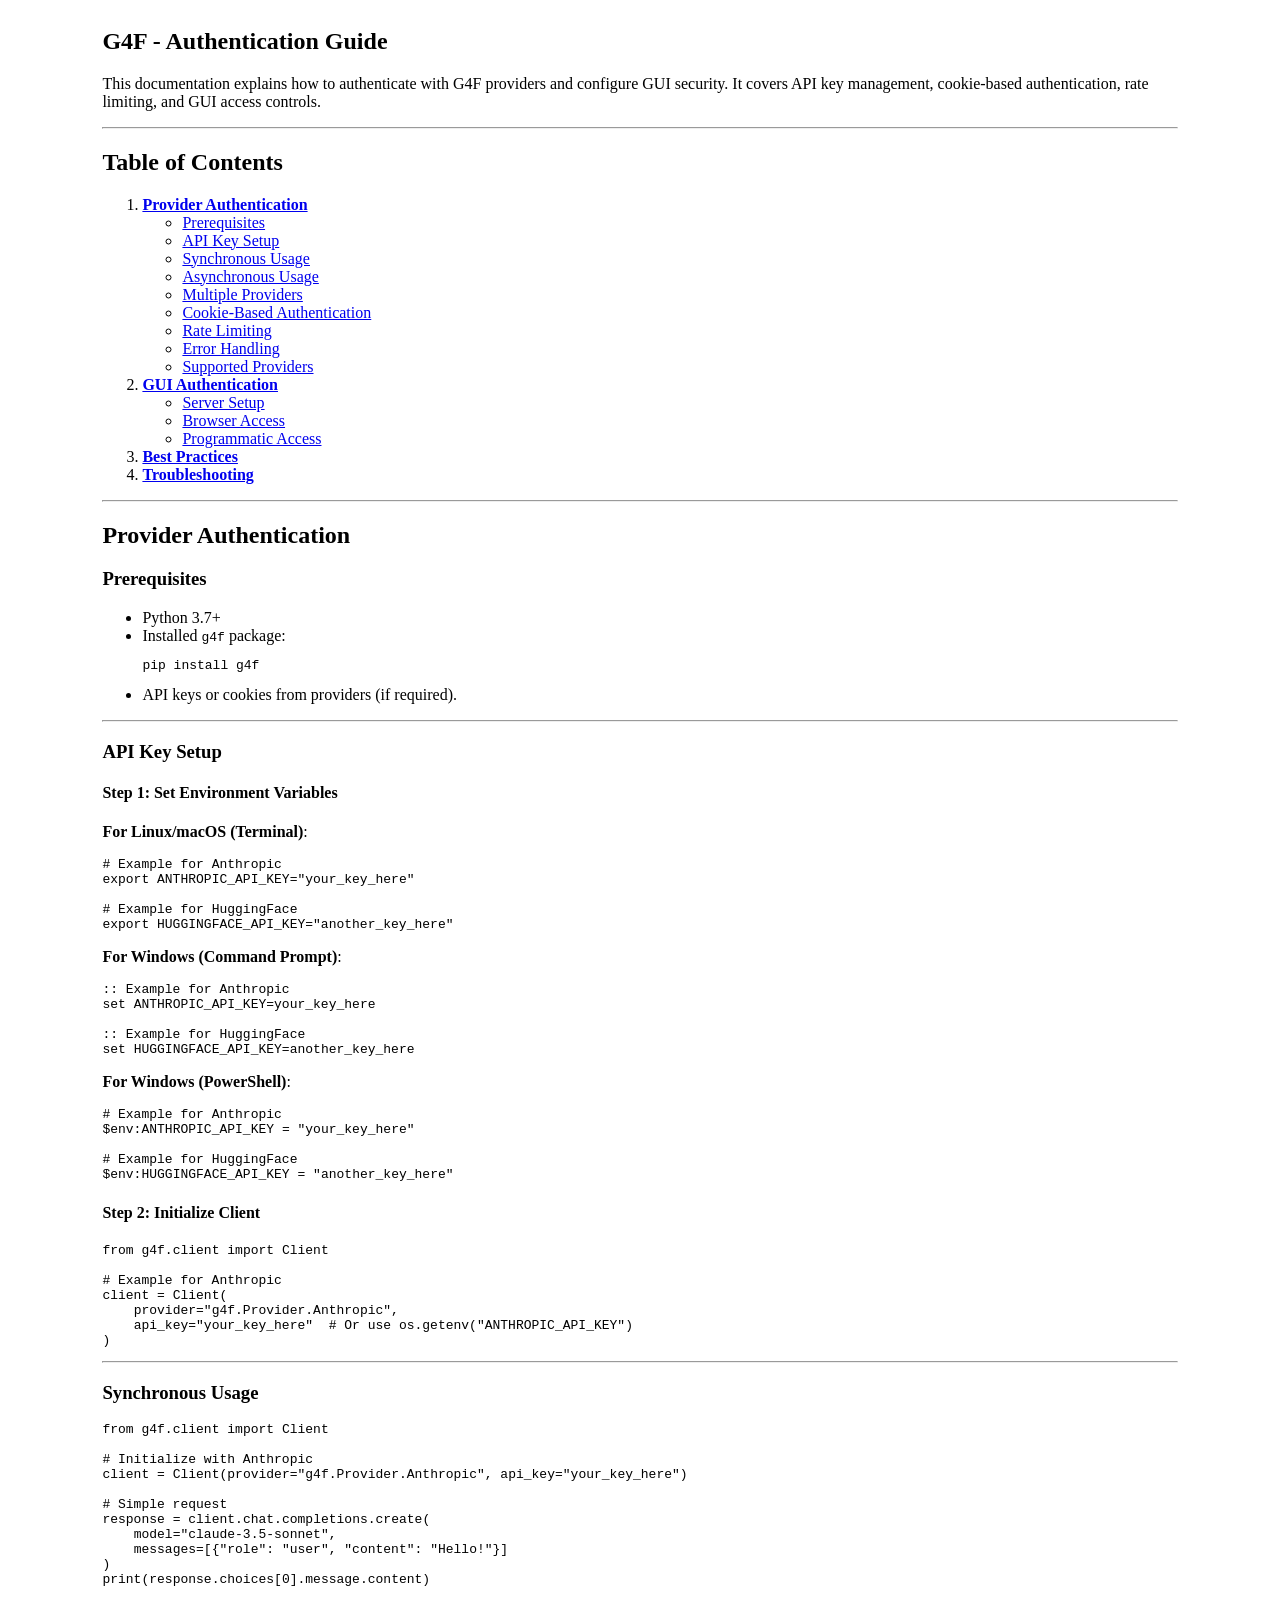
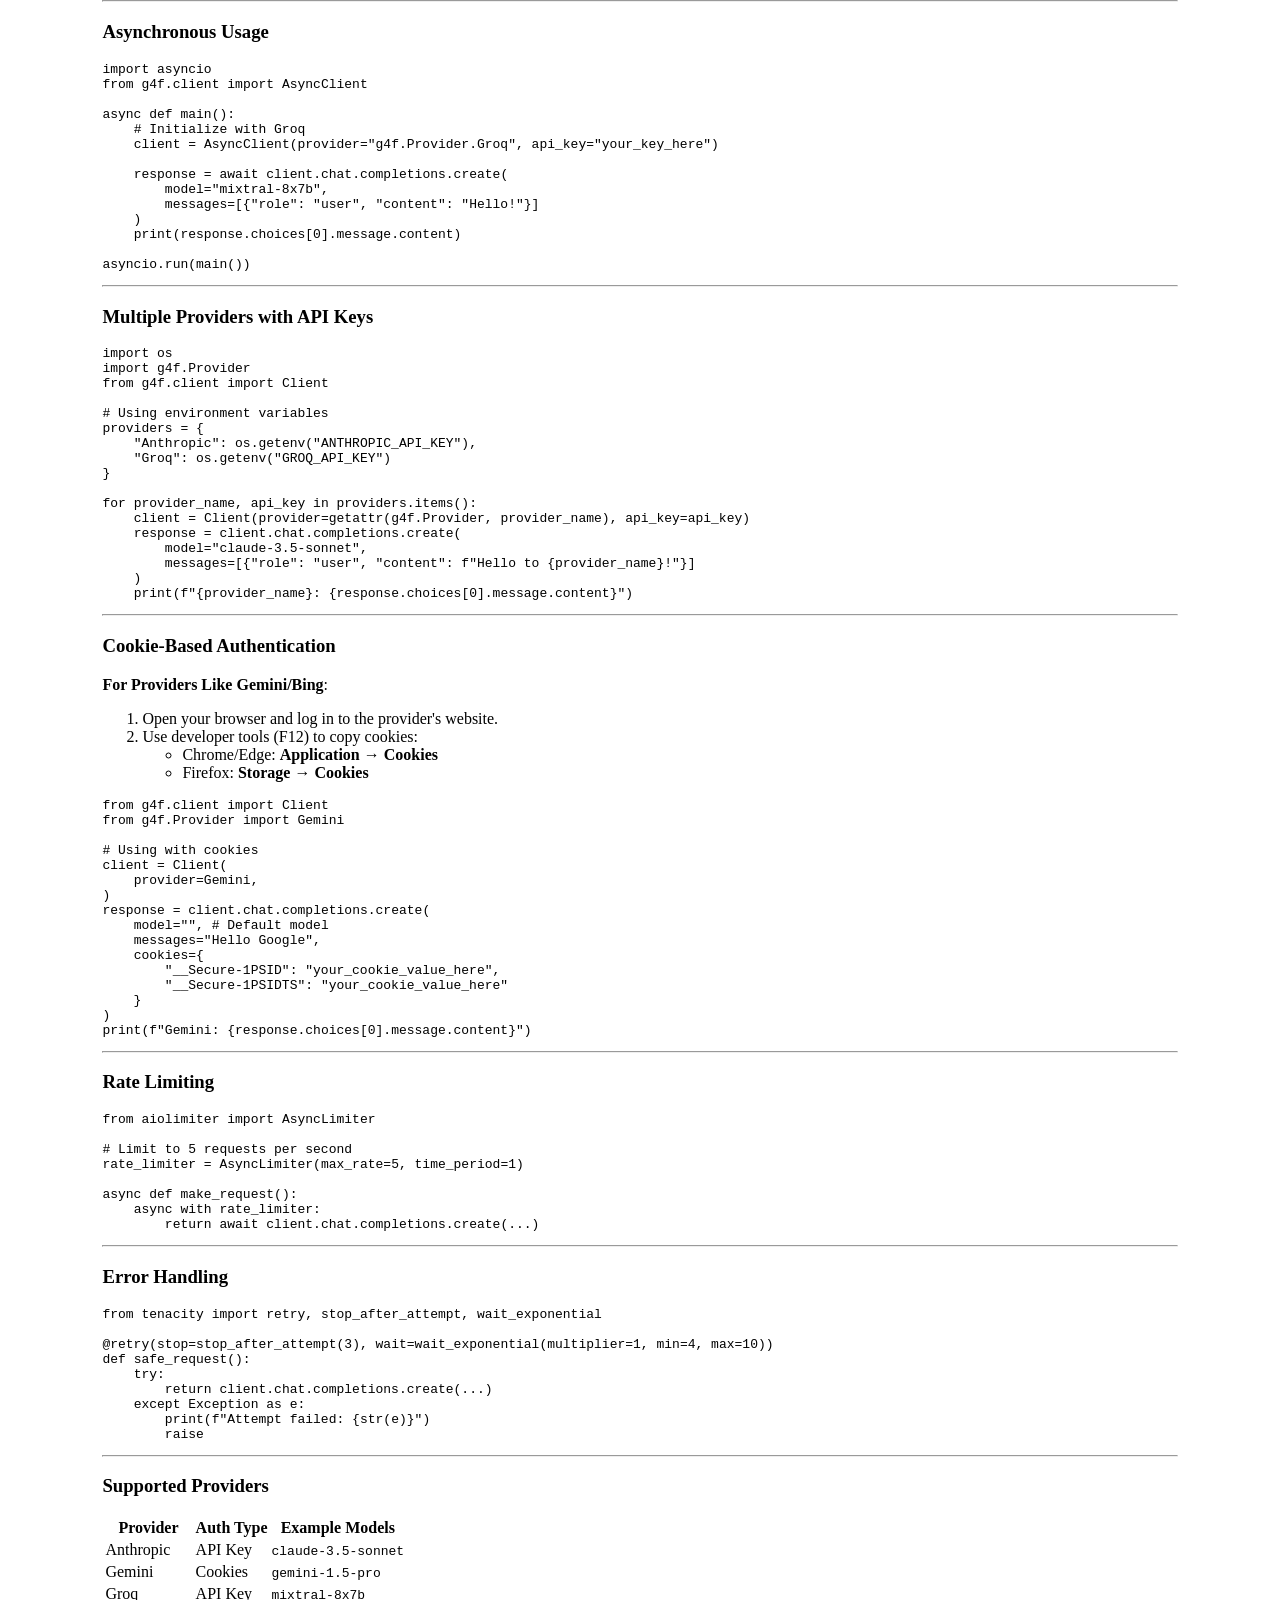
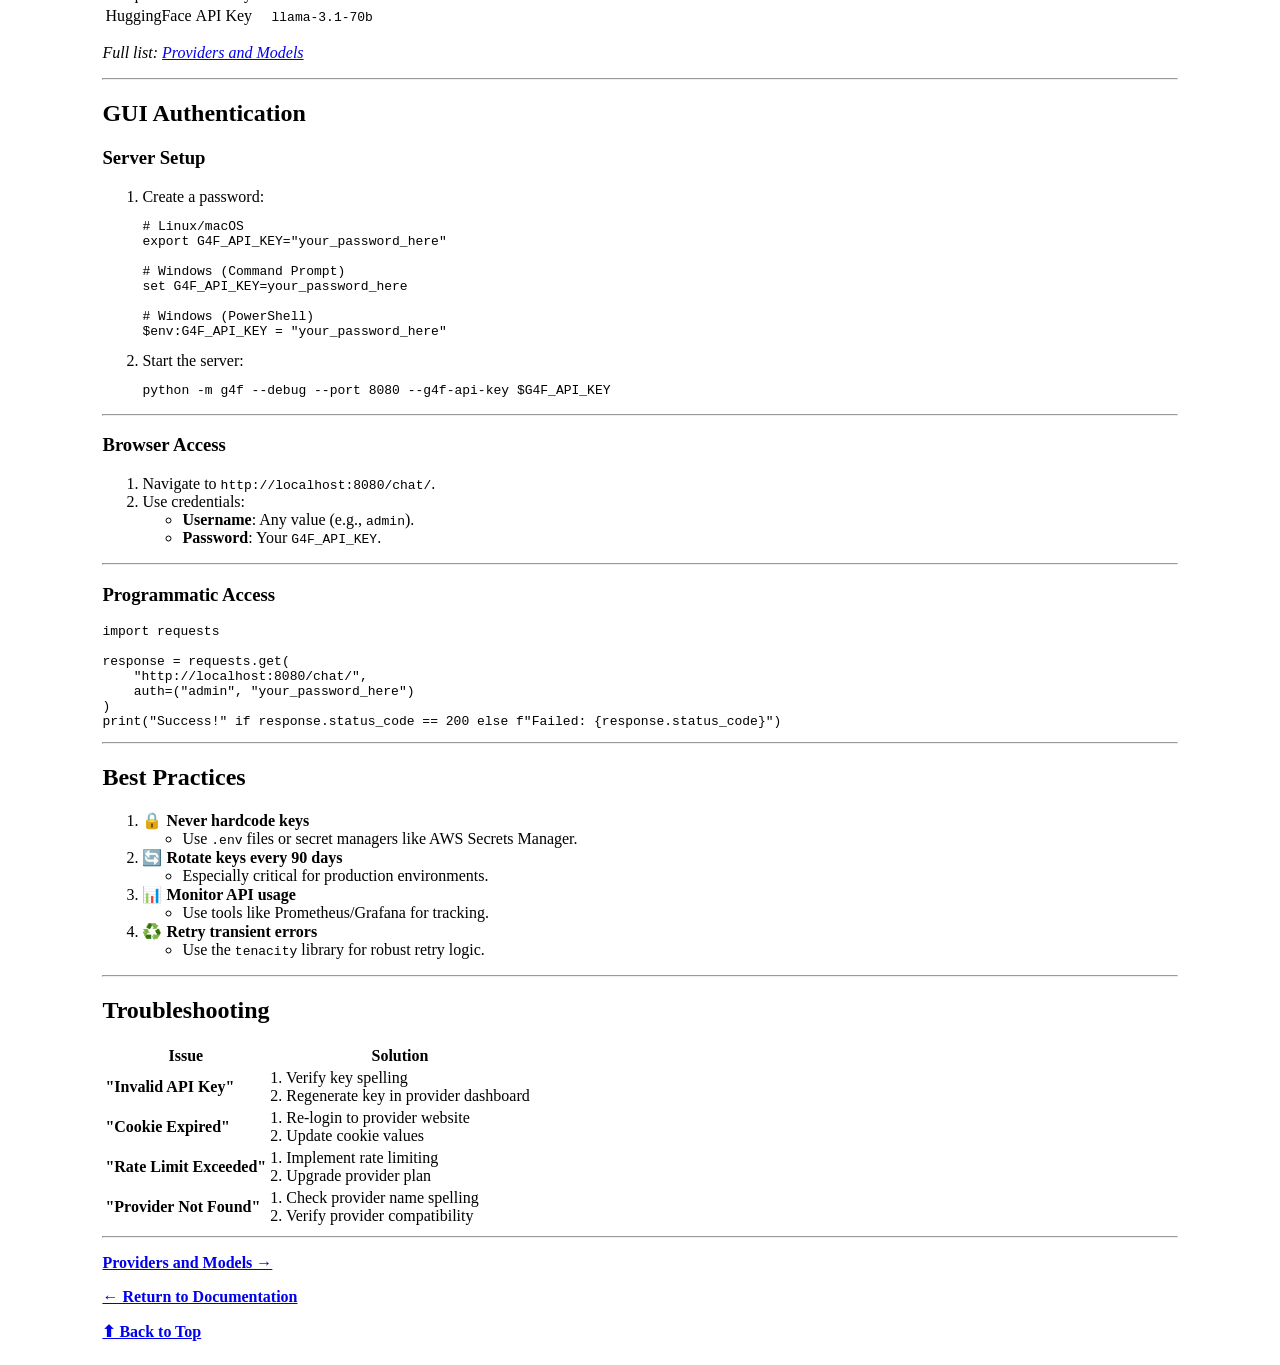
<file: g4f.dev/docs/authentication.html>
<!DOCTYPE html>
<html lang="en" data-color-mode="auto" data-light-theme="light" data-dark-theme="dark">
<head>
    <meta charset="UTF-8">
    <meta name="viewport" content="width=device-width, initial-scale=1.0">
    <title>G4F - Authentication Guide</title>
    <link rel="apple-touch-icon" sizes="180x180" href="/dist/img/apple-touch-icon.png">
    <link rel="icon" type="image/png" sizes="32x32" href="/dist/img/favicon-32x32.png">
    <link rel="icon" type="image/png" sizes="16x16" href="/dist/img/favicon-16x16.png">
    <link rel="manifest" href="/dist/img/site.webmanifest">
    <link crossorigin="anonymous" media="all" rel="stylesheet" href="https://github.githubassets.com/assets/light-74231a1f3bbb.css" />
    <link crossorigin="anonymous" media="all" rel="stylesheet" href="https://github.githubassets.com/assets/dark-8a995f0bacd4.css" />
    <link crossorigin="anonymous" media="all" rel="stylesheet" href="https://github.githubassets.com/assets/primer-primitives-225433424a87.css" />
    <link crossorigin="anonymous" media="all" rel="stylesheet" href="https://github.githubassets.com/assets/primer-b8b91660c29d.css" />
    <link crossorigin="anonymous" media="all" rel="stylesheet" href="https://github.githubassets.com/assets/global-205098e9fedd.css" />
    <link crossorigin="anonymous" media="all" rel="stylesheet" href="https://github.githubassets.com/assets/code-177d21388df8.css" />
    <style>
        :root {
            --colour-1: #000000;
            --colour-2: #ccc;
            --colour-3: #e4d4ff;
            --colour-4: #f0f0f0;
            --colour-5: #181818;
            --colour-6: #242424;
            --accent: #8b3dff;
            --gradient: #1a1a1a;
            --background: #16101b;
            --size: 70vw;
            --top: 50%;
            --blur: 40px;
            --opacity: 0.6;
        }

        /* Body and text color */
        body {
            height: 100vh;
            margin: 0;
            padding: 0;
        }

        .hidden {
            display: none;
        }

        .container-lg {
            margin: 0 auto;
            padding: 8px;
        }

        @media only screen and (min-width: 40em) {
            .container-lg {
                max-width: 84%;
            }
        }
    </style>
</head>
<body>
    <article class="markdown-body entry-content container-lg" itemprop="text"><h2>G4F - Authentication Guide</h2>
<p>This documentation explains how to authenticate with G4F providers and configure GUI security. It covers API key management, cookie-based authentication, rate limiting, and GUI access controls.</p>
<hr>
<h2><strong>Table of Contents</strong></h2>
<ol>
<li><strong><a href="#provider-authentication">Provider Authentication</a></strong>
<ul>
<li><a href="#prerequisites">Prerequisites</a></li>
<li><a href="#api-key-setup">API Key Setup</a></li>
<li><a href="#synchronous-usage">Synchronous Usage</a></li>
<li><a href="#asynchronous-usage">Asynchronous Usage</a></li>
<li><a href="#multiple-providers-with-api-keys">Multiple Providers</a></li>
<li><a href="#cookie-based-authentication">Cookie-Based Authentication</a></li>
<li><a href="#rate-limiting">Rate Limiting</a></li>
<li><a href="#error-handling">Error Handling</a></li>
<li><a href="#supported-providers">Supported Providers</a></li>
</ul>
</li>
<li><strong><a href="#gui-authentication">GUI Authentication</a></strong>
<ul>
<li><a href="#server-setup">Server Setup</a></li>
<li><a href="#browser-access">Browser Access</a></li>
<li><a href="#programmatic-access">Programmatic Access</a></li>
</ul>
</li>
<li><strong><a href="#best-practices">Best Practices</a></strong></li>
<li><strong><a href="#troubleshooting">Troubleshooting</a></strong></li>
</ol>
<hr>
<h2><strong>Provider Authentication</strong></h2>
<h3><strong>Prerequisites</strong></h3>
<ul>
<li>Python 3.7+</li>
<li>Installed <code class="notranslate">g4f</code> package:
<div class="highlight highlight-source-shell"><pre class="notranslate">pip install g4f</pre></div>
</li>
<li>API keys or cookies from providers (if required).</li>
</ul>
<hr>
<h3><strong>API Key Setup</strong></h3>
<h4><strong>Step 1: Set Environment Variables</strong></h4>
<p><strong>For Linux/macOS (Terminal)</strong>:</p>
<div class="highlight highlight-source-shell"><pre class="notranslate"><span class="pl-c"><span class="pl-c">#</span> Example for Anthropic</span>
<span class="pl-k">export</span> ANTHROPIC_API_KEY=<span class="pl-s"><span class="pl-pds">"</span>your_key_here<span class="pl-pds">"</span></span>

<span class="pl-c"><span class="pl-c">#</span> Example for HuggingFace</span>
<span class="pl-k">export</span> HUGGINGFACE_API_KEY=<span class="pl-s"><span class="pl-pds">"</span>another_key_here<span class="pl-pds">"</span></span></pre></div>
<p><strong>For Windows (Command Prompt)</strong>:</p>
<div class="highlight highlight-source-batchfile"><pre class="notranslate"><span class="pl-c"><span class="pl-c">::</span> Example for Anthropic</span>
<span class="pl-k">set</span> <span class="pl-smi">ANTHROPIC_API_KEY</span><span class="pl-k">=</span>your_key_here

<span class="pl-c"><span class="pl-c">::</span> Example for HuggingFace</span>
<span class="pl-k">set</span> <span class="pl-smi">HUGGINGFACE_API_KEY</span><span class="pl-k">=</span>another_key_here</pre></div>
<p><strong>For Windows (PowerShell)</strong>:</p>
<div class="highlight highlight-source-powershell"><pre class="notranslate"><span class="pl-c"><span class="pl-c">#</span> Example for Anthropic</span>
<span class="pl-smi">$<span class="pl-c1">env:</span>ANTHROPIC_API_KEY</span> <span class="pl-k">=</span> <span class="pl-s"><span class="pl-pds">"</span>your_key_here<span class="pl-pds">"</span></span>

<span class="pl-c"><span class="pl-c">#</span> Example for HuggingFace</span>
<span class="pl-smi">$<span class="pl-c1">env:</span>HUGGINGFACE_API_KEY</span> <span class="pl-k">=</span> <span class="pl-s"><span class="pl-pds">"</span>another_key_here<span class="pl-pds">"</span></span></pre></div>
<h4><strong>Step 2: Initialize Client</strong></h4>
<div class="highlight highlight-source-python"><pre class="notranslate"><span class="pl-k">from</span> <span class="pl-s1">g4f</span>.<span class="pl-s1">client</span> <span class="pl-k">import</span> <span class="pl-v">Client</span>

<span class="pl-c"># Example for Anthropic</span>
<span class="pl-s1">client</span> <span class="pl-c1">=</span> <span class="pl-en">Client</span>(
    <span class="pl-s1">provider</span><span class="pl-c1">=</span><span class="pl-s">"g4f.Provider.Anthropic"</span>,
    <span class="pl-s1">api_key</span><span class="pl-c1">=</span><span class="pl-s">"your_key_here"</span>  <span class="pl-c"># Or use os.getenv("ANTHROPIC_API_KEY")</span>
)</pre></div>
<hr>
<h3><strong>Synchronous Usage</strong></h3>
<div class="highlight highlight-source-python"><pre class="notranslate"><span class="pl-k">from</span> <span class="pl-s1">g4f</span>.<span class="pl-s1">client</span> <span class="pl-k">import</span> <span class="pl-v">Client</span>

<span class="pl-c"># Initialize with Anthropic</span>
<span class="pl-s1">client</span> <span class="pl-c1">=</span> <span class="pl-en">Client</span>(<span class="pl-s1">provider</span><span class="pl-c1">=</span><span class="pl-s">"g4f.Provider.Anthropic"</span>, <span class="pl-s1">api_key</span><span class="pl-c1">=</span><span class="pl-s">"your_key_here"</span>)

<span class="pl-c"># Simple request</span>
<span class="pl-s1">response</span> <span class="pl-c1">=</span> <span class="pl-s1">client</span>.<span class="pl-c1">chat</span>.<span class="pl-c1">completions</span>.<span class="pl-c1">create</span>(
    <span class="pl-s1">model</span><span class="pl-c1">=</span><span class="pl-s">"claude-3.5-sonnet"</span>,
    <span class="pl-s1">messages</span><span class="pl-c1">=</span>[{<span class="pl-s">"role"</span>: <span class="pl-s">"user"</span>, <span class="pl-s">"content"</span>: <span class="pl-s">"Hello!"</span>}]
)
<span class="pl-en">print</span>(<span class="pl-s1">response</span>.<span class="pl-c1">choices</span>[<span class="pl-c1">0</span>].<span class="pl-c1">message</span>.<span class="pl-c1">content</span>)</pre></div>
<hr>
<h3><strong>Asynchronous Usage</strong></h3>
<div class="highlight highlight-source-python"><pre class="notranslate"><span class="pl-k">import</span> <span class="pl-s1">asyncio</span>
<span class="pl-k">from</span> <span class="pl-s1">g4f</span>.<span class="pl-s1">client</span> <span class="pl-k">import</span> <span class="pl-v">AsyncClient</span>

<span class="pl-k">async</span> <span class="pl-k">def</span> <span class="pl-en">main</span>():
    <span class="pl-c"># Initialize with Groq</span>
    <span class="pl-s1">client</span> <span class="pl-c1">=</span> <span class="pl-en">AsyncClient</span>(<span class="pl-s1">provider</span><span class="pl-c1">=</span><span class="pl-s">"g4f.Provider.Groq"</span>, <span class="pl-s1">api_key</span><span class="pl-c1">=</span><span class="pl-s">"your_key_here"</span>)
    
    <span class="pl-s1">response</span> <span class="pl-c1">=</span> <span class="pl-k">await</span> <span class="pl-s1">client</span>.<span class="pl-c1">chat</span>.<span class="pl-c1">completions</span>.<span class="pl-c1">create</span>(
        <span class="pl-s1">model</span><span class="pl-c1">=</span><span class="pl-s">"mixtral-8x7b"</span>,
        <span class="pl-s1">messages</span><span class="pl-c1">=</span>[{<span class="pl-s">"role"</span>: <span class="pl-s">"user"</span>, <span class="pl-s">"content"</span>: <span class="pl-s">"Hello!"</span>}]
    )
    <span class="pl-en">print</span>(<span class="pl-s1">response</span>.<span class="pl-c1">choices</span>[<span class="pl-c1">0</span>].<span class="pl-c1">message</span>.<span class="pl-c1">content</span>)

<span class="pl-s1">asyncio</span>.<span class="pl-c1">run</span>(<span class="pl-en">main</span>())</pre></div>
<hr>
<h3><strong>Multiple Providers with API Keys</strong></h3>
<div class="highlight highlight-source-python"><pre class="notranslate"><span class="pl-k">import</span> <span class="pl-s1">os</span>
<span class="pl-k">import</span> <span class="pl-s1">g4f</span>.<span class="pl-v">Provider</span>
<span class="pl-k">from</span> <span class="pl-s1">g4f</span>.<span class="pl-s1">client</span> <span class="pl-k">import</span> <span class="pl-v">Client</span>

<span class="pl-c"># Using environment variables</span>
<span class="pl-s1">providers</span> <span class="pl-c1">=</span> {
    <span class="pl-s">"Anthropic"</span>: <span class="pl-s1">os</span>.<span class="pl-c1">getenv</span>(<span class="pl-s">"ANTHROPIC_API_KEY"</span>),
    <span class="pl-s">"Groq"</span>: <span class="pl-s1">os</span>.<span class="pl-c1">getenv</span>(<span class="pl-s">"GROQ_API_KEY"</span>)
}

<span class="pl-k">for</span> <span class="pl-s1">provider_name</span>, <span class="pl-s1">api_key</span> <span class="pl-c1">in</span> <span class="pl-s1">providers</span>.<span class="pl-c1">items</span>():
    <span class="pl-s1">client</span> <span class="pl-c1">=</span> <span class="pl-en">Client</span>(<span class="pl-s1">provider</span><span class="pl-c1">=</span><span class="pl-en">getattr</span>(<span class="pl-s1">g4f</span>.<span class="pl-c1">Provider</span>, <span class="pl-s1">provider_name</span>), <span class="pl-s1">api_key</span><span class="pl-c1">=</span><span class="pl-s1">api_key</span>)
    <span class="pl-s1">response</span> <span class="pl-c1">=</span> <span class="pl-s1">client</span>.<span class="pl-c1">chat</span>.<span class="pl-c1">completions</span>.<span class="pl-c1">create</span>(
        <span class="pl-s1">model</span><span class="pl-c1">=</span><span class="pl-s">"claude-3.5-sonnet"</span>,
        <span class="pl-s1">messages</span><span class="pl-c1">=</span>[{<span class="pl-s">"role"</span>: <span class="pl-s">"user"</span>, <span class="pl-s">"content"</span>: <span class="pl-s">f"Hello to <span class="pl-s1"><span class="pl-kos">{</span><span class="pl-s1">provider_name</span><span class="pl-kos">}</span></span>!"</span>}]
    )
    <span class="pl-en">print</span>(<span class="pl-s">f"<span class="pl-s1"><span class="pl-kos">{</span><span class="pl-s1">provider_name</span><span class="pl-kos">}</span></span>: <span class="pl-s1"><span class="pl-kos">{</span><span class="pl-s1">response</span>.<span class="pl-c1">choices</span>[<span class="pl-c1">0</span>].<span class="pl-c1">message</span>.<span class="pl-c1">content</span><span class="pl-kos">}</span></span>"</span>)</pre></div>
<hr>
<h3><strong>Cookie-Based Authentication</strong></h3>
<p><strong>For Providers Like Gemini/Bing</strong>:</p>
<ol>
<li>Open your browser and log in to the provider's website.</li>
<li>Use developer tools (F12) to copy cookies:
<ul>
<li>Chrome/Edge: <strong>Application</strong> → <strong>Cookies</strong></li>
<li>Firefox: <strong>Storage</strong> → <strong>Cookies</strong></li>
</ul>
</li>
</ol>
<div class="highlight highlight-source-python"><pre class="notranslate"><span class="pl-k">from</span> <span class="pl-s1">g4f</span>.<span class="pl-s1">client</span> <span class="pl-k">import</span> <span class="pl-v">Client</span>
<span class="pl-k">from</span> <span class="pl-s1">g4f</span>.<span class="pl-v">Provider</span> <span class="pl-k">import</span> <span class="pl-v">Gemini</span>

<span class="pl-c"># Using with cookies</span>
<span class="pl-s1">client</span> <span class="pl-c1">=</span> <span class="pl-en">Client</span>(
    <span class="pl-s1">provider</span><span class="pl-c1">=</span><span class="pl-v">Gemini</span>,
)
<span class="pl-s1">response</span> <span class="pl-c1">=</span> <span class="pl-s1">client</span>.<span class="pl-c1">chat</span>.<span class="pl-c1">completions</span>.<span class="pl-c1">create</span>(
    <span class="pl-s1">model</span><span class="pl-c1">=</span><span class="pl-s">""</span>, <span class="pl-c"># Default model</span>
    <span class="pl-s1">messages</span><span class="pl-c1">=</span><span class="pl-s">"Hello Google"</span>,
    <span class="pl-s1">cookies</span><span class="pl-c1">=</span>{
        <span class="pl-s">"__Secure-1PSID"</span>: <span class="pl-s">"your_cookie_value_here"</span>,
        <span class="pl-s">"__Secure-1PSIDTS"</span>: <span class="pl-s">"your_cookie_value_here"</span>
    }
)
<span class="pl-en">print</span>(<span class="pl-s">f"Gemini: <span class="pl-s1"><span class="pl-kos">{</span><span class="pl-s1">response</span>.<span class="pl-c1">choices</span>[<span class="pl-c1">0</span>].<span class="pl-c1">message</span>.<span class="pl-c1">content</span><span class="pl-kos">}</span></span>"</span>)</pre></div>
<hr>
<h3><strong>Rate Limiting</strong></h3>
<div class="highlight highlight-source-python"><pre class="notranslate"><span class="pl-k">from</span> <span class="pl-s1">aiolimiter</span> <span class="pl-k">import</span> <span class="pl-v">AsyncLimiter</span>

<span class="pl-c"># Limit to 5 requests per second</span>
<span class="pl-s1">rate_limiter</span> <span class="pl-c1">=</span> <span class="pl-en">AsyncLimiter</span>(<span class="pl-s1">max_rate</span><span class="pl-c1">=</span><span class="pl-c1">5</span>, <span class="pl-s1">time_period</span><span class="pl-c1">=</span><span class="pl-c1">1</span>)

<span class="pl-k">async</span> <span class="pl-k">def</span> <span class="pl-en">make_request</span>():
    <span class="pl-k">async</span> <span class="pl-k">with</span> <span class="pl-s1">rate_limiter</span>:
        <span class="pl-k">return</span> <span class="pl-k">await</span> <span class="pl-s1">client</span>.<span class="pl-c1">chat</span>.<span class="pl-c1">completions</span>.<span class="pl-c1">create</span>(...)</pre></div>
<hr>
<h3><strong>Error Handling</strong></h3>
<div class="highlight highlight-source-python"><pre class="notranslate"><span class="pl-k">from</span> <span class="pl-s1">tenacity</span> <span class="pl-k">import</span> <span class="pl-s1">retry</span>, <span class="pl-s1">stop_after_attempt</span>, <span class="pl-s1">wait_exponential</span>

<span class="pl-en">@<span class="pl-en">retry</span>(<span class="pl-s1">stop</span><span class="pl-c1">=</span><span class="pl-en">stop_after_attempt</span>(<span class="pl-c1">3</span>), <span class="pl-s1">wait</span><span class="pl-c1">=</span><span class="pl-en">wait_exponential</span>(<span class="pl-s1">multiplier</span><span class="pl-c1">=</span><span class="pl-c1">1</span>, <span class="pl-s1">min</span><span class="pl-c1">=</span><span class="pl-c1">4</span>, <span class="pl-s1">max</span><span class="pl-c1">=</span><span class="pl-c1">10</span>))</span>
<span class="pl-k">def</span> <span class="pl-en">safe_request</span>():
    <span class="pl-k">try</span>:
        <span class="pl-k">return</span> <span class="pl-s1">client</span>.<span class="pl-c1">chat</span>.<span class="pl-c1">completions</span>.<span class="pl-c1">create</span>(...)
    <span class="pl-k">except</span> <span class="pl-v">Exception</span> <span class="pl-k">as</span> <span class="pl-s1">e</span>:
        <span class="pl-en">print</span>(<span class="pl-s">f"Attempt failed: <span class="pl-s1"><span class="pl-kos">{</span><span class="pl-en">str</span>(<span class="pl-s1">e</span>)<span class="pl-kos">}</span></span>"</span>)
        <span class="pl-k">raise</span></pre></div>
<hr>
<h3><strong>Supported Providers</strong></h3>
<markdown-accessiblity-table><table role="table">
<thead>
<tr>
<th>Provider</th>
<th>Auth Type</th>
<th>Example Models</th>
</tr>
</thead>
<tbody>
<tr>
<td>Anthropic</td>
<td>API Key</td>
<td><code class="notranslate">claude-3.5-sonnet</code></td>
</tr>
<tr>
<td>Gemini</td>
<td>Cookies</td>
<td><code class="notranslate">gemini-1.5-pro</code></td>
</tr>
<tr>
<td>Groq</td>
<td>API Key</td>
<td><code class="notranslate">mixtral-8x7b</code></td>
</tr>
<tr>
<td>HuggingFace</td>
<td>API Key</td>
<td><code class="notranslate">llama-3.1-70b</code></td>
</tr>
</tbody>
</table></markdown-accessiblity-table>
<p><em>Full list: <a href="providers-and-models.html">Providers and Models</a></em></p>
<hr>
<h2><strong>GUI Authentication</strong></h2>
<h3><strong>Server Setup</strong></h3>
<ol>
<li>Create a password:
<div class="highlight highlight-source-shell"><pre class="notranslate"><span class="pl-c"><span class="pl-c">#</span> Linux/macOS</span>
<span class="pl-k">export</span> G4F_API_KEY=<span class="pl-s"><span class="pl-pds">"</span>your_password_here<span class="pl-pds">"</span></span>

<span class="pl-c"><span class="pl-c">#</span> Windows (Command Prompt)</span>
<span class="pl-c1">set</span> G4F_API_KEY=your_password_here

<span class="pl-c"><span class="pl-c">#</span> Windows (PowerShell)</span>
<span class="pl-smi">$env</span>:G4F_API_KEY = <span class="pl-s"><span class="pl-pds">"</span>your_password_here<span class="pl-pds">"</span></span></pre></div>
</li>
<li>Start the server:
<div class="highlight highlight-source-shell"><pre class="notranslate">python -m g4f --debug --port 8080 --g4f-api-key <span class="pl-smi">$G4F_API_KEY</span></pre></div>
</li>
</ol>
<hr>
<h3><strong>Browser Access</strong></h3>
<ol>
<li>Navigate to <code class="notranslate">http://localhost:8080/chat/</code>.</li>
<li>Use credentials:
<ul>
<li><strong>Username</strong>: Any value (e.g., <code class="notranslate">admin</code>).</li>
<li><strong>Password</strong>: Your <code class="notranslate">G4F_API_KEY</code>.</li>
</ul>
</li>
</ol>
<hr>
<h3><strong>Programmatic Access</strong></h3>
<div class="highlight highlight-source-python"><pre class="notranslate"><span class="pl-k">import</span> <span class="pl-s1">requests</span>

<span class="pl-s1">response</span> <span class="pl-c1">=</span> <span class="pl-s1">requests</span>.<span class="pl-c1">get</span>(
    <span class="pl-s">"http://localhost:8080/chat/"</span>,
    <span class="pl-s1">auth</span><span class="pl-c1">=</span>(<span class="pl-s">"admin"</span>, <span class="pl-s">"your_password_here"</span>)
)
<span class="pl-en">print</span>(<span class="pl-s">"Success!"</span> <span class="pl-k">if</span> <span class="pl-s1">response</span>.<span class="pl-c1">status_code</span> <span class="pl-c1">==</span> <span class="pl-c1">200</span> <span class="pl-k">else</span> <span class="pl-s">f"Failed: <span class="pl-s1"><span class="pl-kos">{</span><span class="pl-s1">response</span>.<span class="pl-c1">status_code</span><span class="pl-kos">}</span></span>"</span>)</pre></div>
<hr>
<h2><strong>Best Practices</strong></h2>
<ol>
<li>🔒 <strong>Never hardcode keys</strong>
<ul>
<li>Use <code class="notranslate">.env</code> files or secret managers like AWS Secrets Manager.</li>
</ul>
</li>
<li>🔄 <strong>Rotate keys every 90 days</strong>
<ul>
<li>Especially critical for production environments.</li>
</ul>
</li>
<li>📊 <strong>Monitor API usage</strong>
<ul>
<li>Use tools like Prometheus/Grafana for tracking.</li>
</ul>
</li>
<li>♻️ <strong>Retry transient errors</strong>
<ul>
<li>Use the <code class="notranslate">tenacity</code> library for robust retry logic.</li>
</ul>
</li>
</ol>
<hr>
<h2><strong>Troubleshooting</strong></h2>
<markdown-accessiblity-table><table role="table">
<thead>
<tr>
<th>Issue</th>
<th>Solution</th>
</tr>
</thead>
<tbody>
<tr>
<td><strong>"Invalid API Key"</strong></td>
<td>1. Verify key spelling<br>2. Regenerate key in provider dashboard</td>
</tr>
<tr>
<td><strong>"Cookie Expired"</strong></td>
<td>1. Re-login to provider website<br>2. Update cookie values</td>
</tr>
<tr>
<td><strong>"Rate Limit Exceeded"</strong></td>
<td>1. Implement rate limiting<br>2. Upgrade provider plan</td>
</tr>
<tr>
<td><strong>"Provider Not Found"</strong></td>
<td>1. Check provider name spelling<br>2. Verify provider compatibility</td>
</tr>
</tbody>
</table></markdown-accessiblity-table>
<hr>
<p><strong><a href="providers-and-models.html">Providers and Models →</a></strong></p>
<p><strong><a href="/docs/">← Return to Documentation</a></strong></p>
<p><strong><a href="#table-of-contents">⬆ Back to Top</a></strong></p></article>
</body>
</html>
</file>
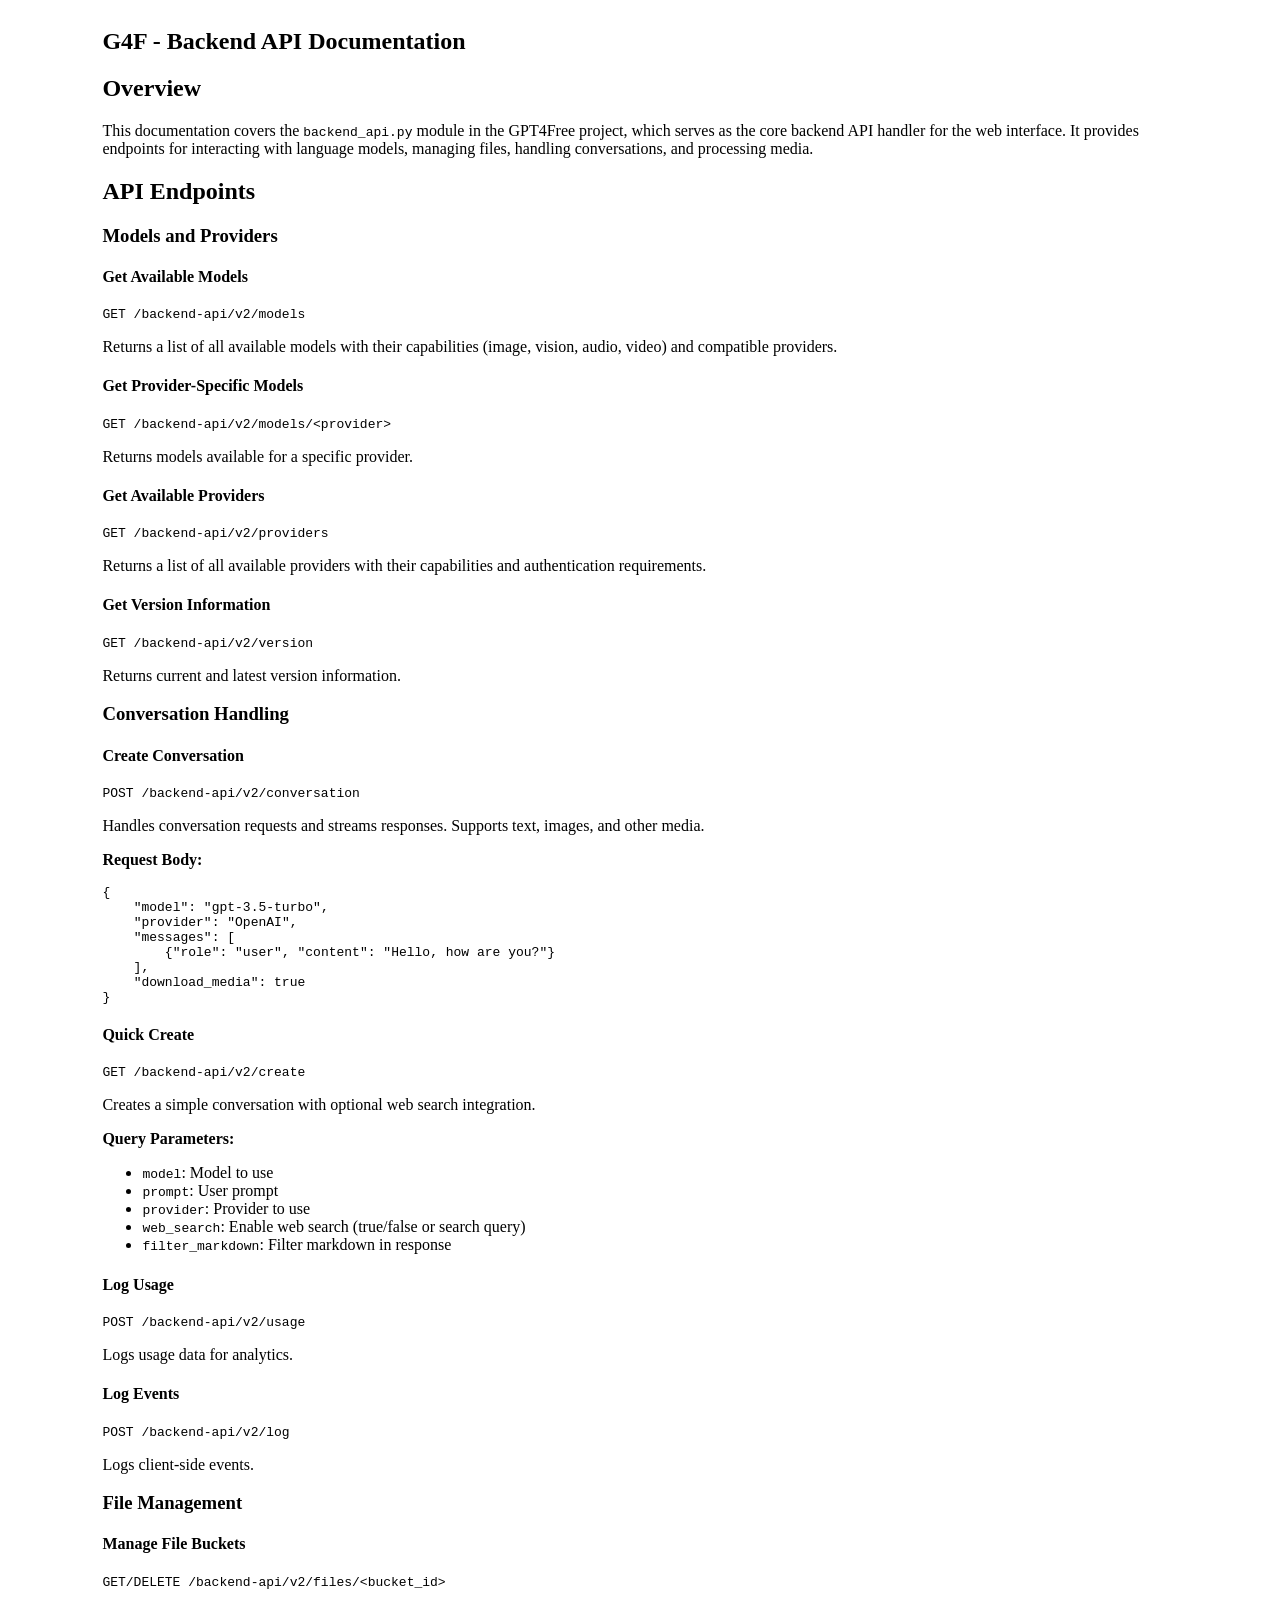
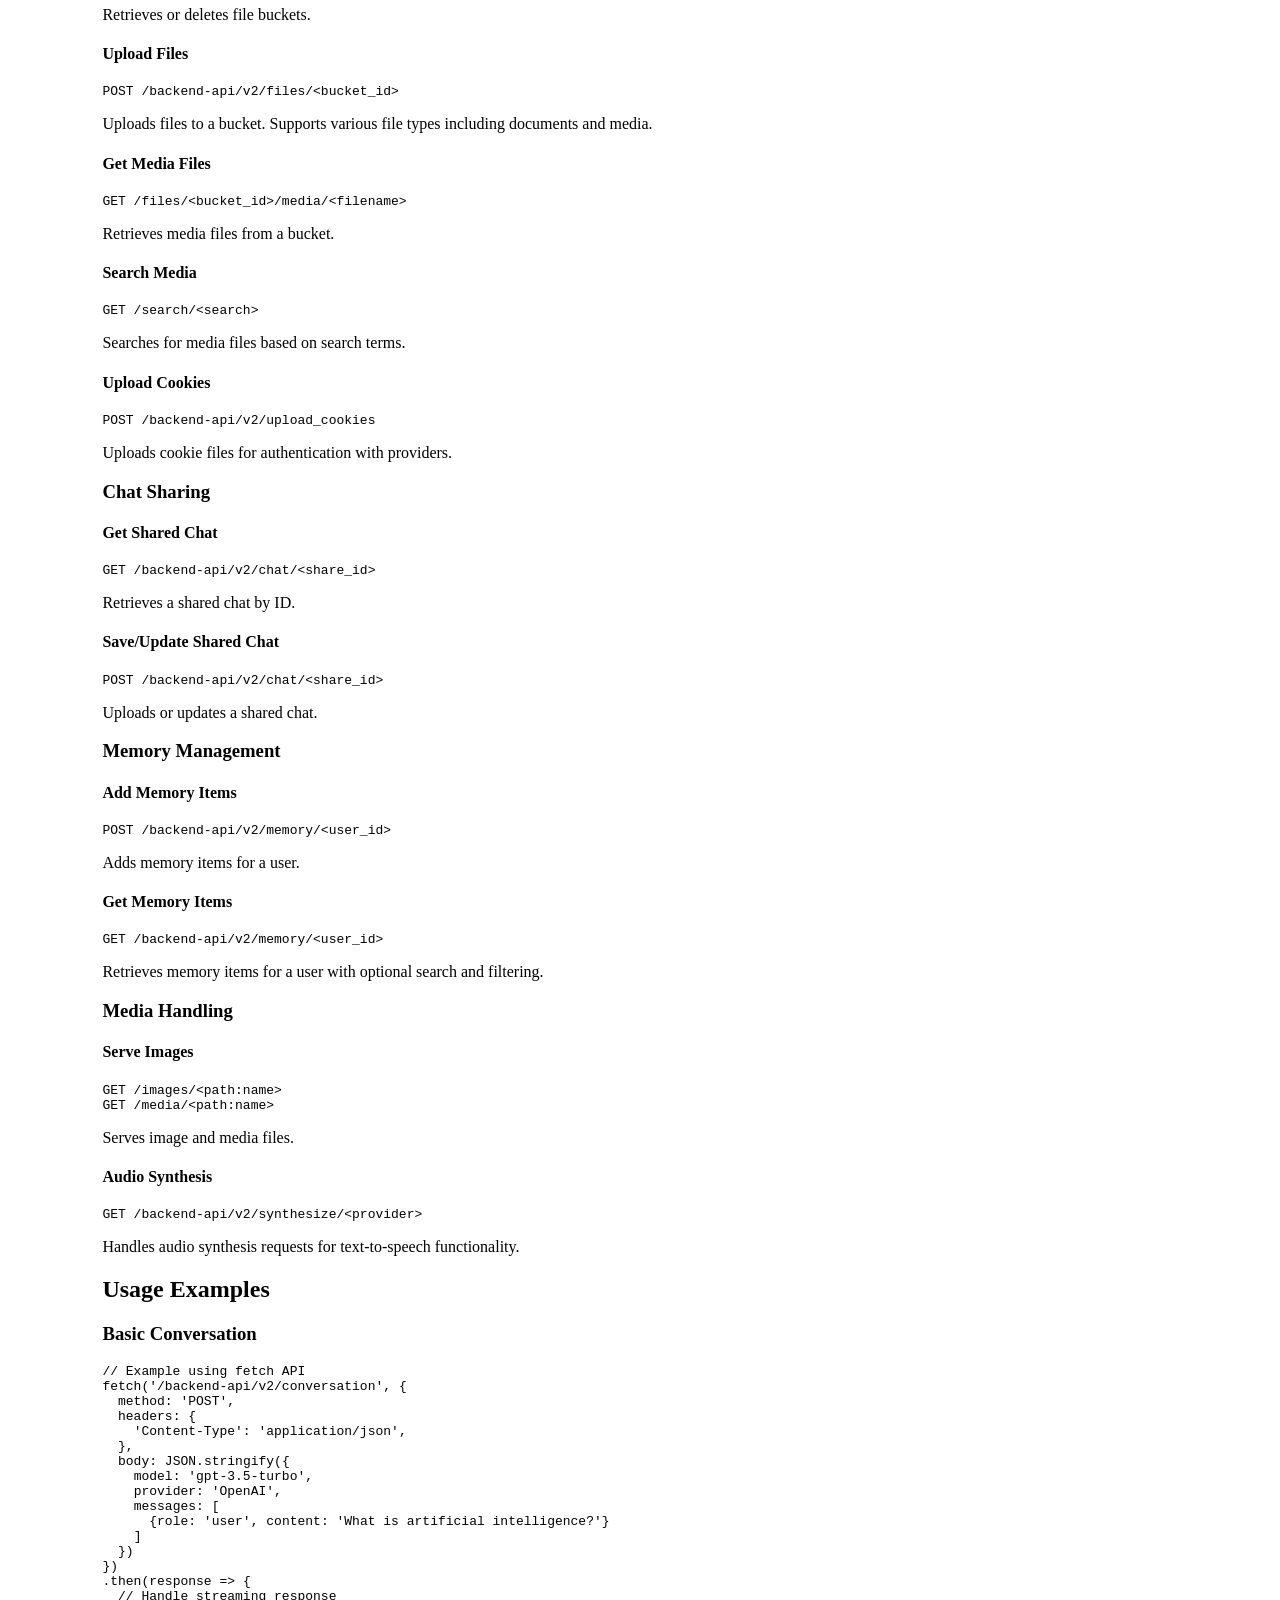
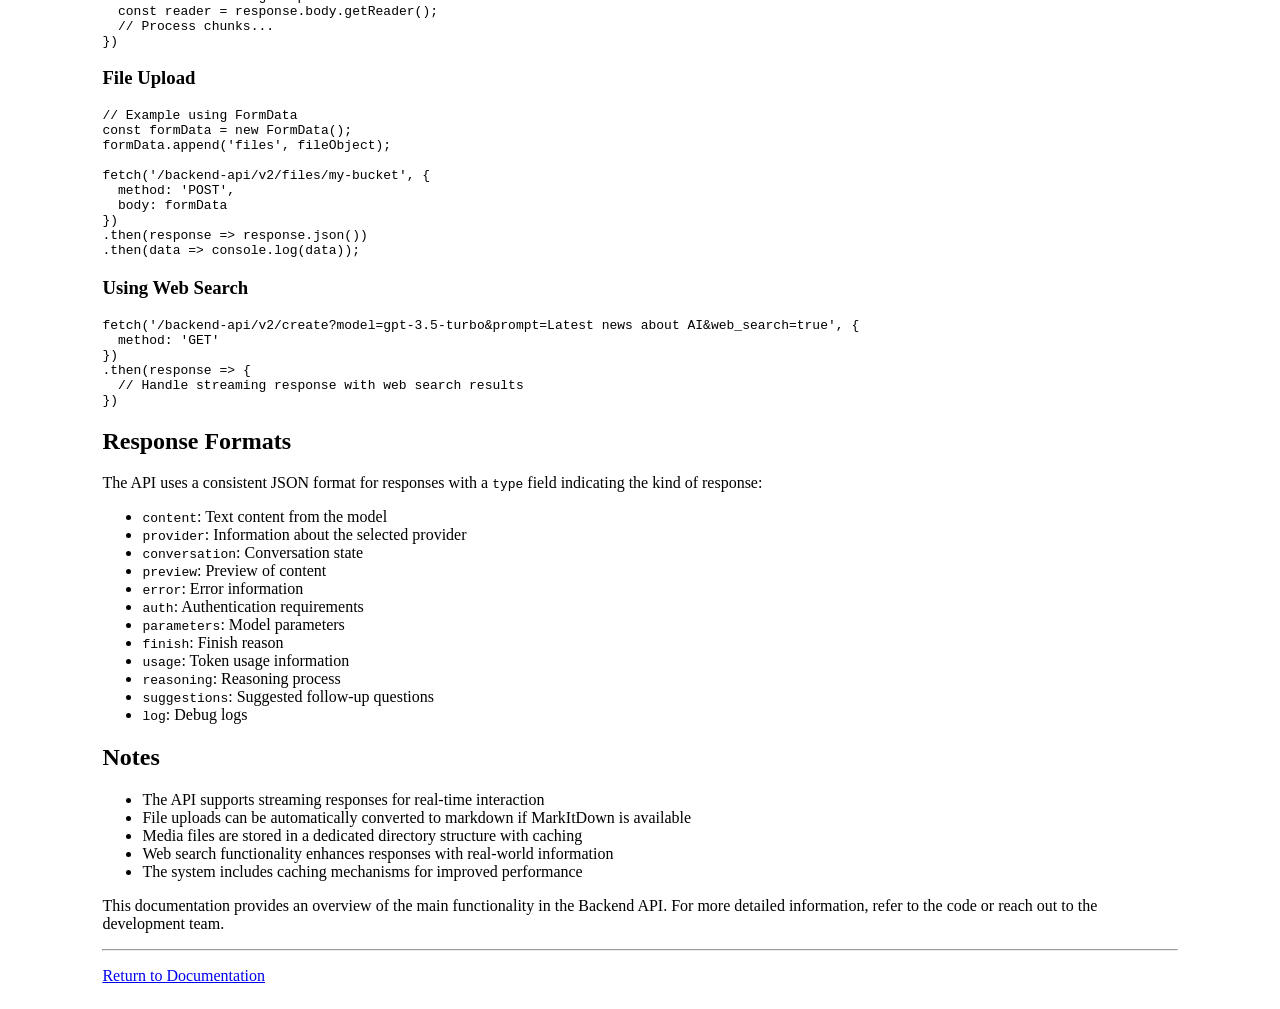
<file: g4f.dev/docs/backend_api_documentation.html>
<!DOCTYPE html>
<html lang="en" data-color-mode="auto" data-light-theme="light" data-dark-theme="dark">
<head>
    <meta charset="UTF-8">
    <meta name="viewport" content="width=device-width, initial-scale=1.0">
    <title>G4F - Backend API Documentation</title>
    <link rel="apple-touch-icon" sizes="180x180" href="/dist/img/apple-touch-icon.png">
    <link rel="icon" type="image/png" sizes="32x32" href="/dist/img/favicon-32x32.png">
    <link rel="icon" type="image/png" sizes="16x16" href="/dist/img/favicon-16x16.png">
    <link rel="manifest" href="/dist/img/site.webmanifest">
    <link crossorigin="anonymous" media="all" rel="stylesheet" href="https://github.githubassets.com/assets/light-74231a1f3bbb.css" />
    <link crossorigin="anonymous" media="all" rel="stylesheet" href="https://github.githubassets.com/assets/dark-8a995f0bacd4.css" />
    <link crossorigin="anonymous" media="all" rel="stylesheet" href="https://github.githubassets.com/assets/primer-primitives-225433424a87.css" />
    <link crossorigin="anonymous" media="all" rel="stylesheet" href="https://github.githubassets.com/assets/primer-b8b91660c29d.css" />
    <link crossorigin="anonymous" media="all" rel="stylesheet" href="https://github.githubassets.com/assets/global-205098e9fedd.css" />
    <link crossorigin="anonymous" media="all" rel="stylesheet" href="https://github.githubassets.com/assets/code-177d21388df8.css" />
    <style>
        :root {
            --colour-1: #000000;
            --colour-2: #ccc;
            --colour-3: #e4d4ff;
            --colour-4: #f0f0f0;
            --colour-5: #181818;
            --colour-6: #242424;
            --accent: #8b3dff;
            --gradient: #1a1a1a;
            --background: #16101b;
            --size: 70vw;
            --top: 50%;
            --blur: 40px;
            --opacity: 0.6;
        }

        /* Body and text color */
        body {
            height: 100vh;
            margin: 0;
            padding: 0;
        }

        .hidden {
            display: none;
        }

        .container-lg {
            margin: 0 auto;
            padding: 8px;
        }

        @media only screen and (min-width: 40em) {
            .container-lg {
                max-width: 84%;
            }
        }
    </style>
</head>
<body>
    <article class="markdown-body entry-content container-lg" itemprop="text"><h1>G4F - Backend API Documentation</h1>
<h2>Overview</h2>
<p>This documentation covers the <code class="notranslate">backend_api.py</code> module in the GPT4Free project, which serves as the core backend API handler for the web interface. It provides endpoints for interacting with language models, managing files, handling conversations, and processing media.</p>
<h2>API Endpoints</h2>
<h3>Models and Providers</h3>
<h4>Get Available Models</h4>
<pre class="notranslate"><code class="notranslate">GET /backend-api/v2/models
</code></pre>
<p>Returns a list of all available models with their capabilities (image, vision, audio, video) and compatible providers.</p>
<h4>Get Provider-Specific Models</h4>
<pre class="notranslate"><code class="notranslate">GET /backend-api/v2/models/&lt;provider&gt;
</code></pre>
<p>Returns models available for a specific provider.</p>
<h4>Get Available Providers</h4>
<pre class="notranslate"><code class="notranslate">GET /backend-api/v2/providers
</code></pre>
<p>Returns a list of all available providers with their capabilities and authentication requirements.</p>
<h4>Get Version Information</h4>
<pre class="notranslate"><code class="notranslate">GET /backend-api/v2/version
</code></pre>
<p>Returns current and latest version information.</p>
<h3>Conversation Handling</h3>
<h4>Create Conversation</h4>
<pre class="notranslate"><code class="notranslate">POST /backend-api/v2/conversation
</code></pre>
<p>Handles conversation requests and streams responses. Supports text, images, and other media.</p>
<p><strong>Request Body:</strong></p>
<div class="highlight highlight-source-json"><pre class="notranslate">{
    <span class="pl-ent">"model"</span>: <span class="pl-s"><span class="pl-pds">"</span>gpt-3.5-turbo<span class="pl-pds">"</span></span>,
    <span class="pl-ent">"provider"</span>: <span class="pl-s"><span class="pl-pds">"</span>OpenAI<span class="pl-pds">"</span></span>,
    <span class="pl-ent">"messages"</span>: [
        {<span class="pl-ent">"role"</span>: <span class="pl-s"><span class="pl-pds">"</span>user<span class="pl-pds">"</span></span>, <span class="pl-ent">"content"</span>: <span class="pl-s"><span class="pl-pds">"</span>Hello, how are you?<span class="pl-pds">"</span></span>}
    ],
    <span class="pl-ent">"download_media"</span>: <span class="pl-c1">true</span>
}</pre></div>
<h4>Quick Create</h4>
<pre class="notranslate"><code class="notranslate">GET /backend-api/v2/create
</code></pre>
<p>Creates a simple conversation with optional web search integration.</p>
<p><strong>Query Parameters:</strong></p>
<ul>
<li><code class="notranslate">model</code>: Model to use</li>
<li><code class="notranslate">prompt</code>: User prompt</li>
<li><code class="notranslate">provider</code>: Provider to use</li>
<li><code class="notranslate">web_search</code>: Enable web search (true/false or search query)</li>
<li><code class="notranslate">filter_markdown</code>: Filter markdown in response</li>
</ul>
<h4>Log Usage</h4>
<pre class="notranslate"><code class="notranslate">POST /backend-api/v2/usage
</code></pre>
<p>Logs usage data for analytics.</p>
<h4>Log Events</h4>
<pre class="notranslate"><code class="notranslate">POST /backend-api/v2/log
</code></pre>
<p>Logs client-side events.</p>
<h3>File Management</h3>
<h4>Manage File Buckets</h4>
<pre class="notranslate"><code class="notranslate">GET/DELETE /backend-api/v2/files/&lt;bucket_id&gt;
</code></pre>
<p>Retrieves or deletes file buckets.</p>
<h4>Upload Files</h4>
<pre class="notranslate"><code class="notranslate">POST /backend-api/v2/files/&lt;bucket_id&gt;
</code></pre>
<p>Uploads files to a bucket. Supports various file types including documents and media.</p>
<h4>Get Media Files</h4>
<pre class="notranslate"><code class="notranslate">GET /files/&lt;bucket_id&gt;/media/&lt;filename&gt;
</code></pre>
<p>Retrieves media files from a bucket.</p>
<h4>Search Media</h4>
<pre class="notranslate"><code class="notranslate">GET /search/&lt;search&gt;
</code></pre>
<p>Searches for media files based on search terms.</p>
<h4>Upload Cookies</h4>
<pre class="notranslate"><code class="notranslate">POST /backend-api/v2/upload_cookies
</code></pre>
<p>Uploads cookie files for authentication with providers.</p>
<h3>Chat Sharing</h3>
<h4>Get Shared Chat</h4>
<pre class="notranslate"><code class="notranslate">GET /backend-api/v2/chat/&lt;share_id&gt;
</code></pre>
<p>Retrieves a shared chat by ID.</p>
<h4>Save/Update Shared Chat</h4>
<pre class="notranslate"><code class="notranslate">POST /backend-api/v2/chat/&lt;share_id&gt;
</code></pre>
<p>Uploads or updates a shared chat.</p>
<h3>Memory Management</h3>
<h4>Add Memory Items</h4>
<pre class="notranslate"><code class="notranslate">POST /backend-api/v2/memory/&lt;user_id&gt;
</code></pre>
<p>Adds memory items for a user.</p>
<h4>Get Memory Items</h4>
<pre class="notranslate"><code class="notranslate">GET /backend-api/v2/memory/&lt;user_id&gt;
</code></pre>
<p>Retrieves memory items for a user with optional search and filtering.</p>
<h3>Media Handling</h3>
<h4>Serve Images</h4>
<pre class="notranslate"><code class="notranslate">GET /images/&lt;path:name&gt;
GET /media/&lt;path:name&gt;
</code></pre>
<p>Serves image and media files.</p>
<h4>Audio Synthesis</h4>
<pre class="notranslate"><code class="notranslate">GET /backend-api/v2/synthesize/&lt;provider&gt;
</code></pre>
<p>Handles audio synthesis requests for text-to-speech functionality.</p>
<h2>Usage Examples</h2>
<h3>Basic Conversation</h3>
<div class="highlight highlight-source-js"><pre class="notranslate"><span class="pl-c">// Example using fetch API</span>
<span class="pl-en">fetch</span><span class="pl-kos">(</span><span class="pl-s">'/backend-api/v2/conversation'</span><span class="pl-kos">,</span> <span class="pl-kos">{</span>
  <span class="pl-c1">method</span>: <span class="pl-s">'POST'</span><span class="pl-kos">,</span>
  <span class="pl-c1">headers</span>: <span class="pl-kos">{</span>
    <span class="pl-s">'Content-Type'</span>: <span class="pl-s">'application/json'</span><span class="pl-kos">,</span>
  <span class="pl-kos">}</span><span class="pl-kos">,</span>
  <span class="pl-c1">body</span>: <span class="pl-c1">JSON</span><span class="pl-kos">.</span><span class="pl-en">stringify</span><span class="pl-kos">(</span><span class="pl-kos">{</span>
    <span class="pl-c1">model</span>: <span class="pl-s">'gpt-3.5-turbo'</span><span class="pl-kos">,</span>
    <span class="pl-c1">provider</span>: <span class="pl-s">'OpenAI'</span><span class="pl-kos">,</span>
    <span class="pl-c1">messages</span>: <span class="pl-kos">[</span>
      <span class="pl-kos">{</span><span class="pl-c1">role</span>: <span class="pl-s">'user'</span><span class="pl-kos">,</span> <span class="pl-c1">content</span>: <span class="pl-s">'What is artificial intelligence?'</span><span class="pl-kos">}</span>
    <span class="pl-kos">]</span>
  <span class="pl-kos">}</span><span class="pl-kos">)</span>
<span class="pl-kos">}</span><span class="pl-kos">)</span>
<span class="pl-kos">.</span><span class="pl-en">then</span><span class="pl-kos">(</span><span class="pl-s1">response</span> <span class="pl-c1">=&gt;</span> <span class="pl-kos">{</span>
  <span class="pl-c">// Handle streaming response</span>
  <span class="pl-k">const</span> <span class="pl-s1">reader</span> <span class="pl-c1">=</span> <span class="pl-s1">response</span><span class="pl-kos">.</span><span class="pl-c1">body</span><span class="pl-kos">.</span><span class="pl-en">getReader</span><span class="pl-kos">(</span><span class="pl-kos">)</span><span class="pl-kos">;</span>
  <span class="pl-c">// Process chunks...</span>
<span class="pl-kos">}</span><span class="pl-kos">)</span></pre></div>
<h3>File Upload</h3>
<div class="highlight highlight-source-js"><pre class="notranslate"><span class="pl-c">// Example using FormData</span>
<span class="pl-k">const</span> <span class="pl-s1">formData</span> <span class="pl-c1">=</span> <span class="pl-k">new</span> <span class="pl-v">FormData</span><span class="pl-kos">(</span><span class="pl-kos">)</span><span class="pl-kos">;</span>
<span class="pl-s1">formData</span><span class="pl-kos">.</span><span class="pl-en">append</span><span class="pl-kos">(</span><span class="pl-s">'files'</span><span class="pl-kos">,</span> <span class="pl-s1">fileObject</span><span class="pl-kos">)</span><span class="pl-kos">;</span>

<span class="pl-en">fetch</span><span class="pl-kos">(</span><span class="pl-s">'/backend-api/v2/files/my-bucket'</span><span class="pl-kos">,</span> <span class="pl-kos">{</span>
  <span class="pl-c1">method</span>: <span class="pl-s">'POST'</span><span class="pl-kos">,</span>
  <span class="pl-c1">body</span>: <span class="pl-s1">formData</span>
<span class="pl-kos">}</span><span class="pl-kos">)</span>
<span class="pl-kos">.</span><span class="pl-en">then</span><span class="pl-kos">(</span><span class="pl-s1">response</span> <span class="pl-c1">=&gt;</span> <span class="pl-s1">response</span><span class="pl-kos">.</span><span class="pl-en">json</span><span class="pl-kos">(</span><span class="pl-kos">)</span><span class="pl-kos">)</span>
<span class="pl-kos">.</span><span class="pl-en">then</span><span class="pl-kos">(</span><span class="pl-s1">data</span> <span class="pl-c1">=&gt;</span> <span class="pl-smi">console</span><span class="pl-kos">.</span><span class="pl-en">log</span><span class="pl-kos">(</span><span class="pl-s1">data</span><span class="pl-kos">)</span><span class="pl-kos">)</span><span class="pl-kos">;</span></pre></div>
<h3>Using Web Search</h3>
<div class="highlight highlight-source-js"><pre class="notranslate"><span class="pl-en">fetch</span><span class="pl-kos">(</span><span class="pl-s">'/backend-api/v2/create?model=gpt-3.5-turbo&amp;prompt=Latest news about AI&amp;web_search=true'</span><span class="pl-kos">,</span> <span class="pl-kos">{</span>
  <span class="pl-c1">method</span>: <span class="pl-s">'GET'</span>
<span class="pl-kos">}</span><span class="pl-kos">)</span>
<span class="pl-kos">.</span><span class="pl-en">then</span><span class="pl-kos">(</span><span class="pl-s1">response</span> <span class="pl-c1">=&gt;</span> <span class="pl-kos">{</span>
  <span class="pl-c">// Handle streaming response with web search results</span>
<span class="pl-kos">}</span><span class="pl-kos">)</span></pre></div>
<h2>Response Formats</h2>
<p>The API uses a consistent JSON format for responses with a <code class="notranslate">type</code> field indicating the kind of response:</p>
<ul>
<li><code class="notranslate">content</code>: Text content from the model</li>
<li><code class="notranslate">provider</code>: Information about the selected provider</li>
<li><code class="notranslate">conversation</code>: Conversation state</li>
<li><code class="notranslate">preview</code>: Preview of content</li>
<li><code class="notranslate">error</code>: Error information</li>
<li><code class="notranslate">auth</code>: Authentication requirements</li>
<li><code class="notranslate">parameters</code>: Model parameters</li>
<li><code class="notranslate">finish</code>: Finish reason</li>
<li><code class="notranslate">usage</code>: Token usage information</li>
<li><code class="notranslate">reasoning</code>: Reasoning process</li>
<li><code class="notranslate">suggestions</code>: Suggested follow-up questions</li>
<li><code class="notranslate">log</code>: Debug logs</li>
</ul>
<h2>Notes</h2>
<ul>
<li>The API supports streaming responses for real-time interaction</li>
<li>File uploads can be automatically converted to markdown if MarkItDown is available</li>
<li>Media files are stored in a dedicated directory structure with caching</li>
<li>Web search functionality enhances responses with real-world information</li>
<li>The system includes caching mechanisms for improved performance</li>
</ul>
<p>This documentation provides an overview of the main functionality in the Backend API. For more detailed information, refer to the code or reach out to the development team.</p>
<hr>
<p><a href="/docs/">Return to Documentation</a></p></article>
</body>
</html>
</file>
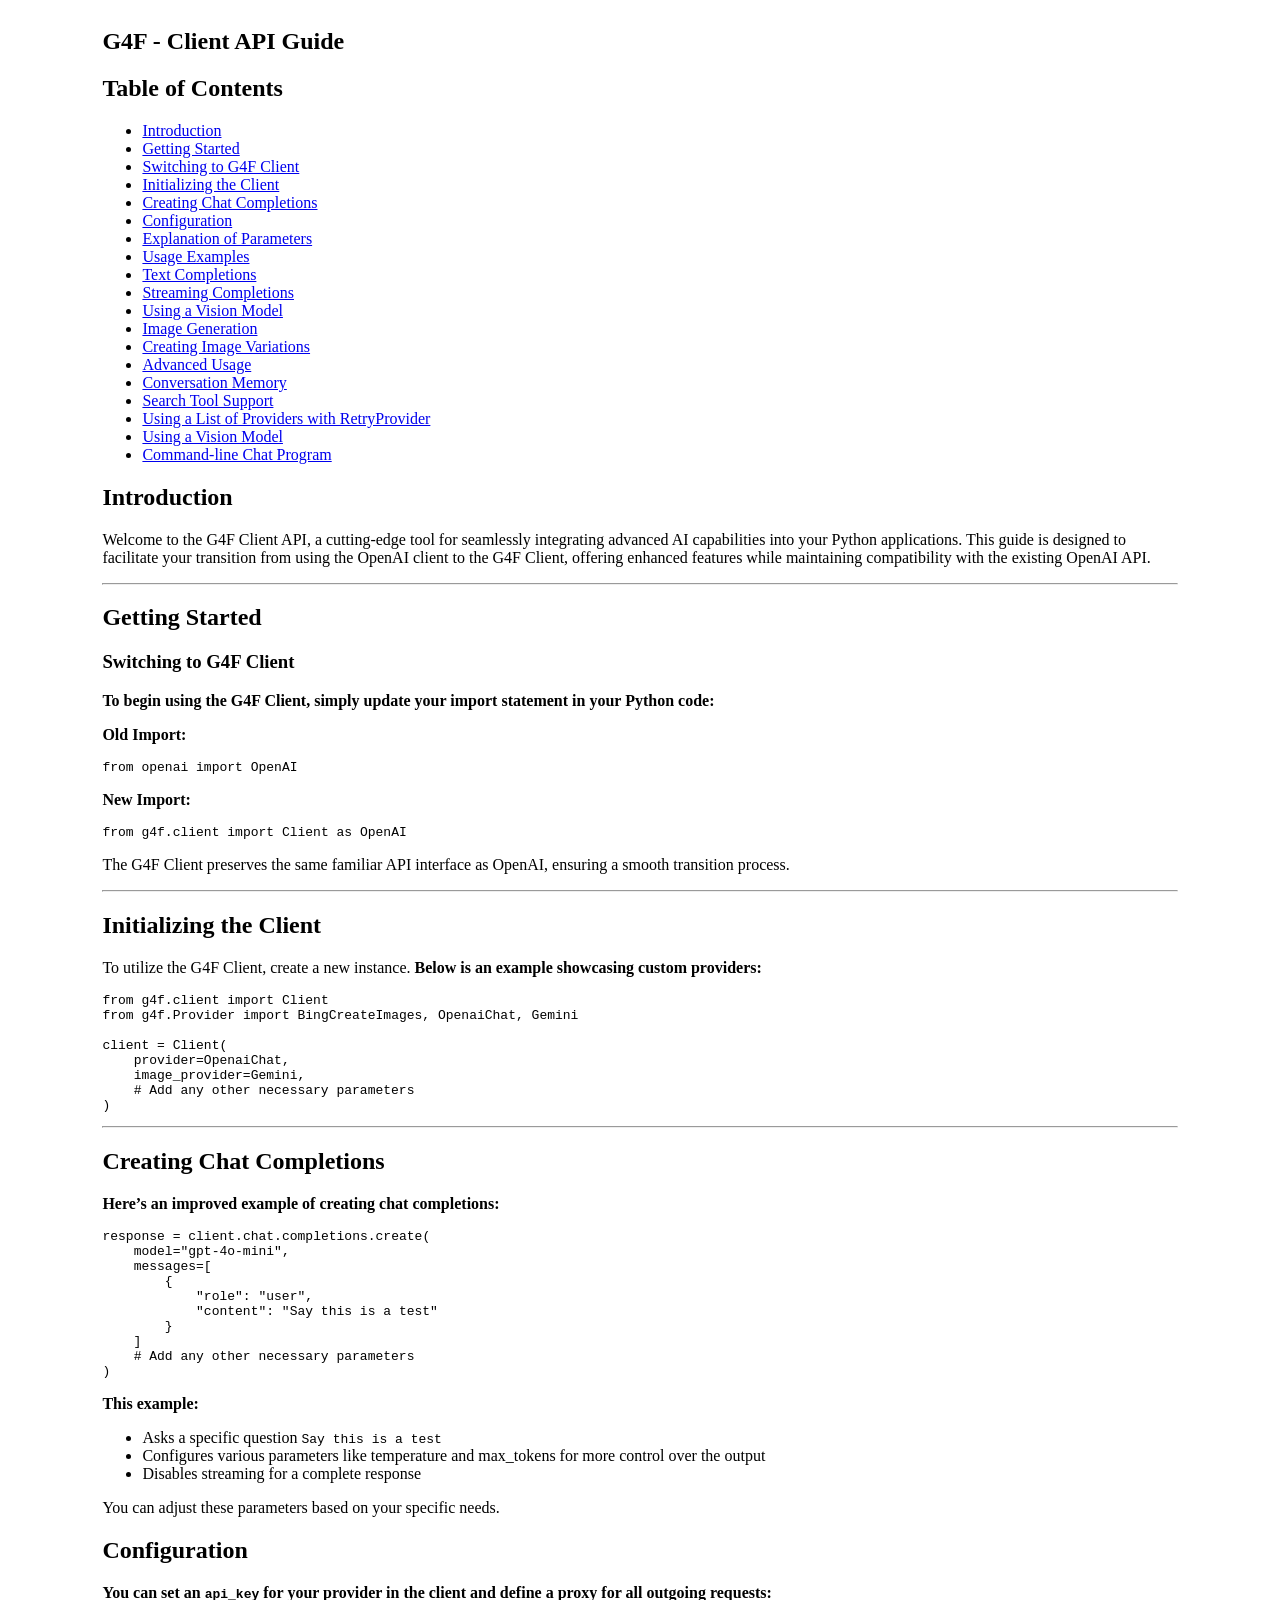
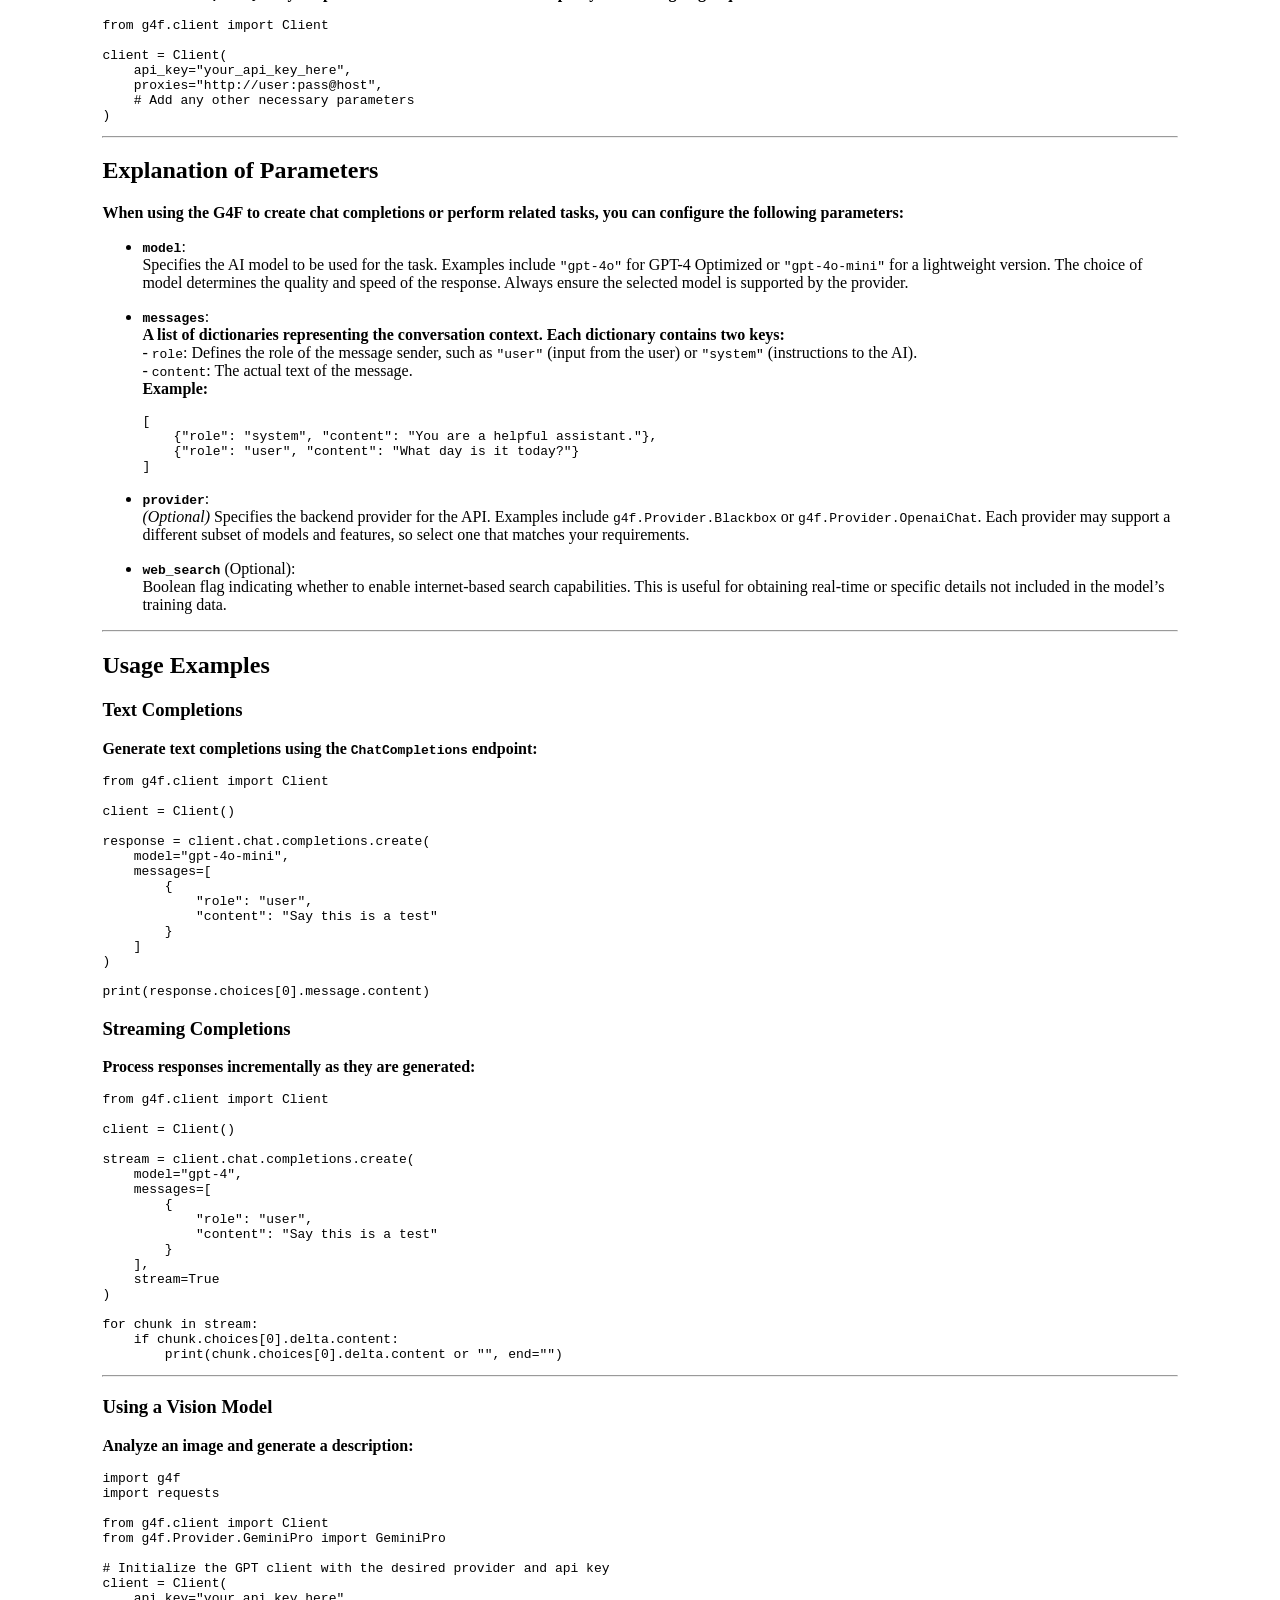
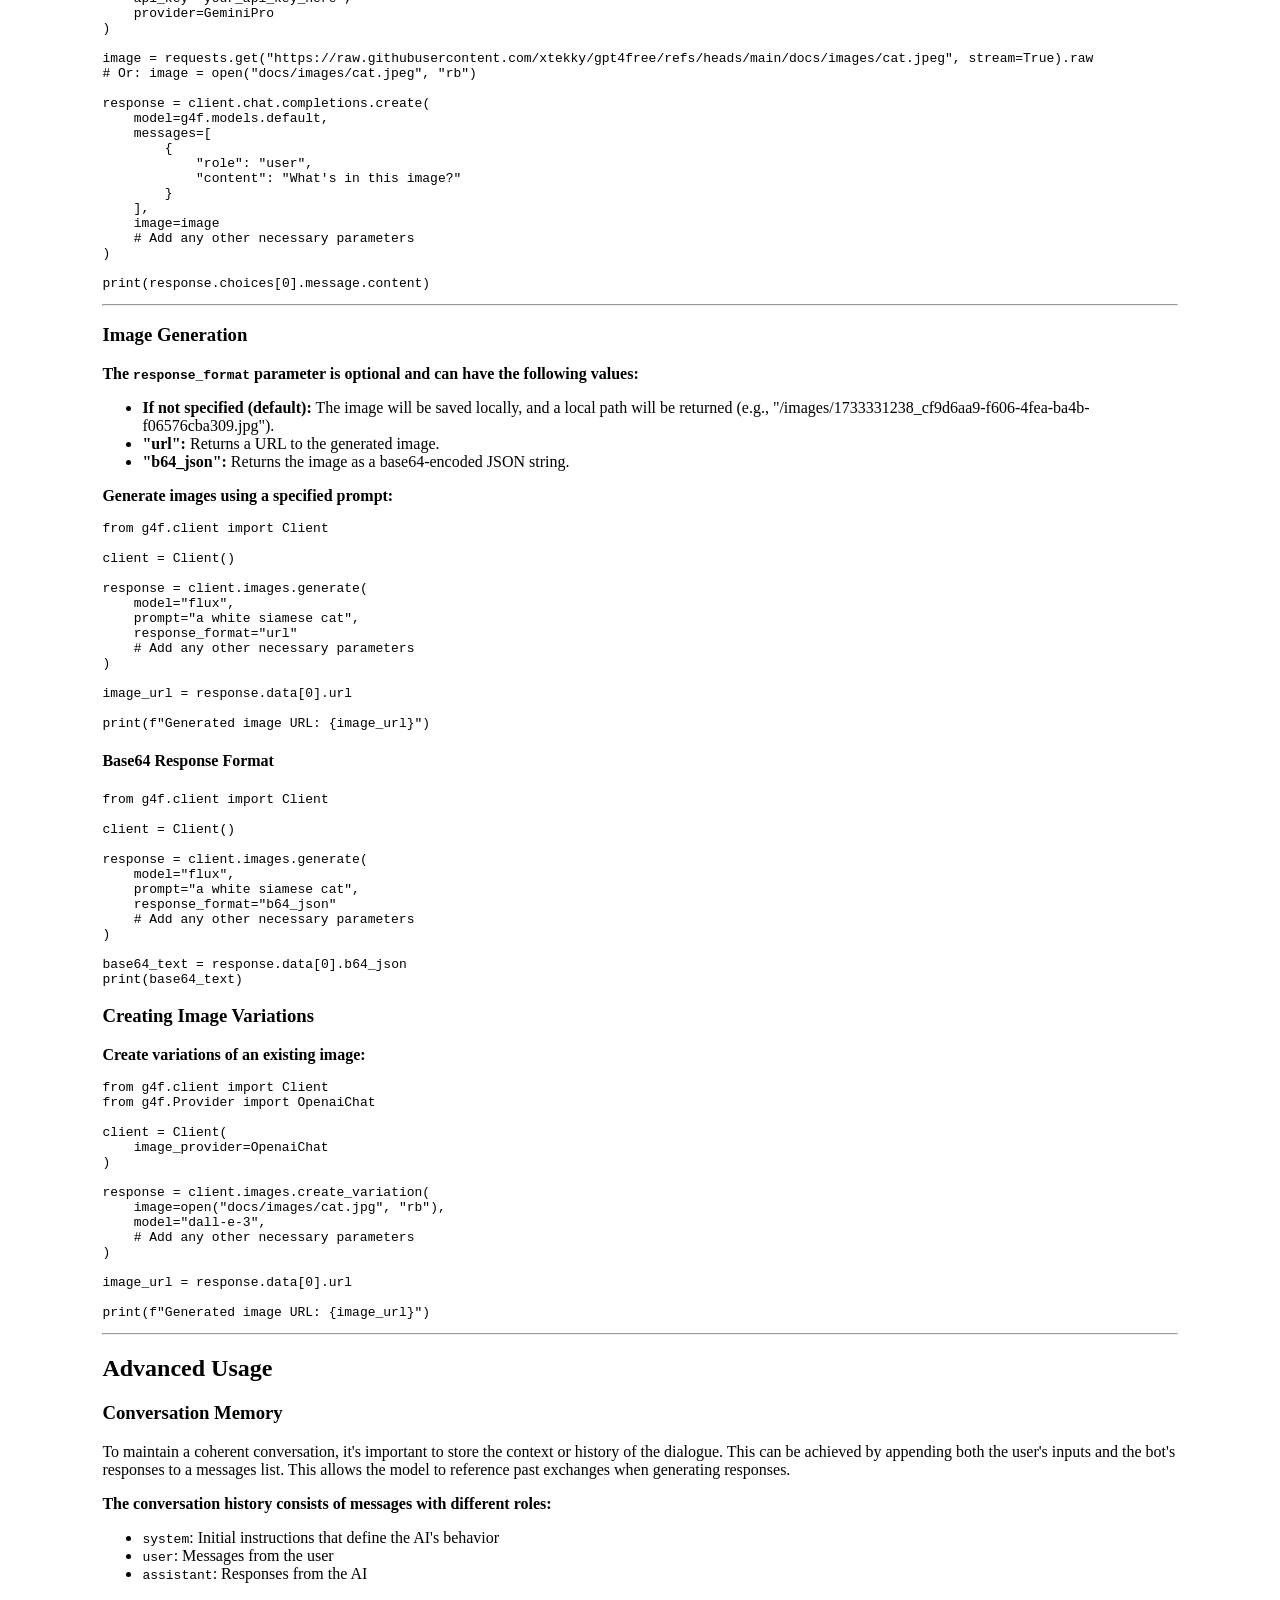
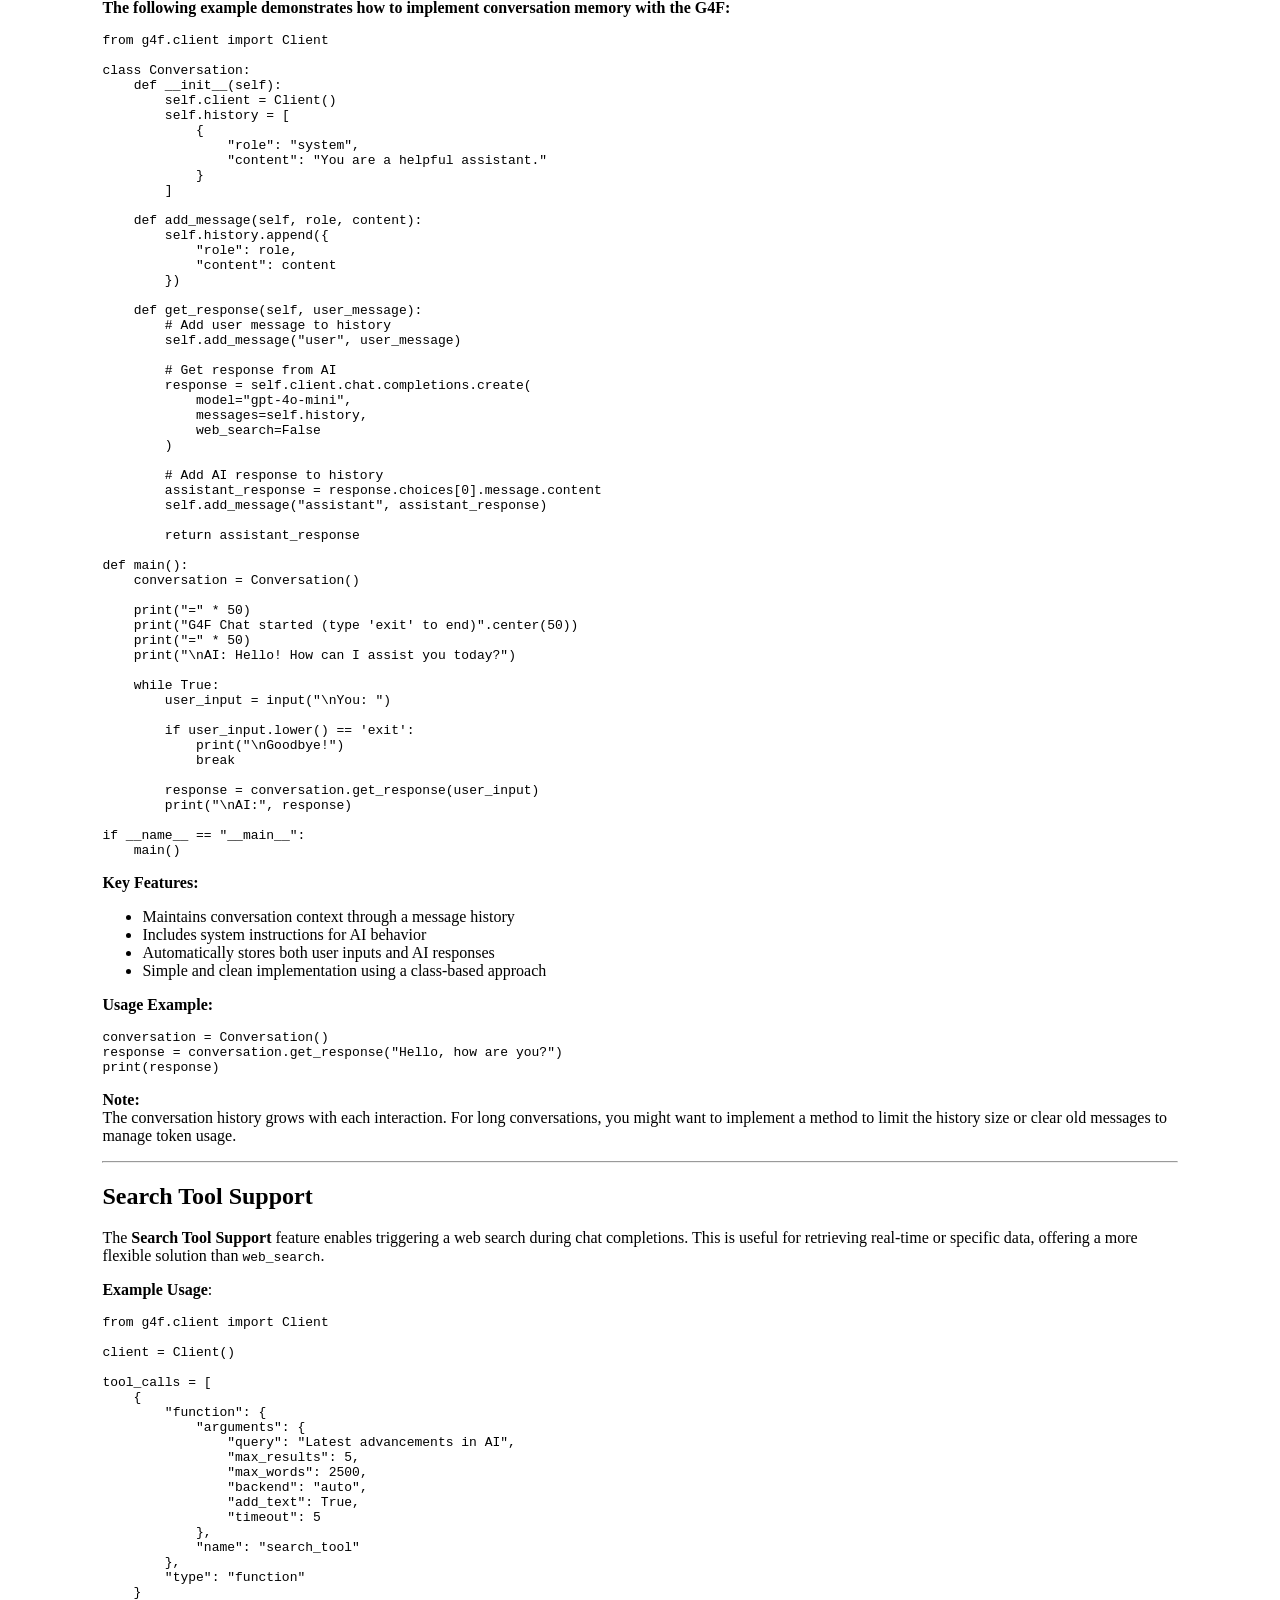
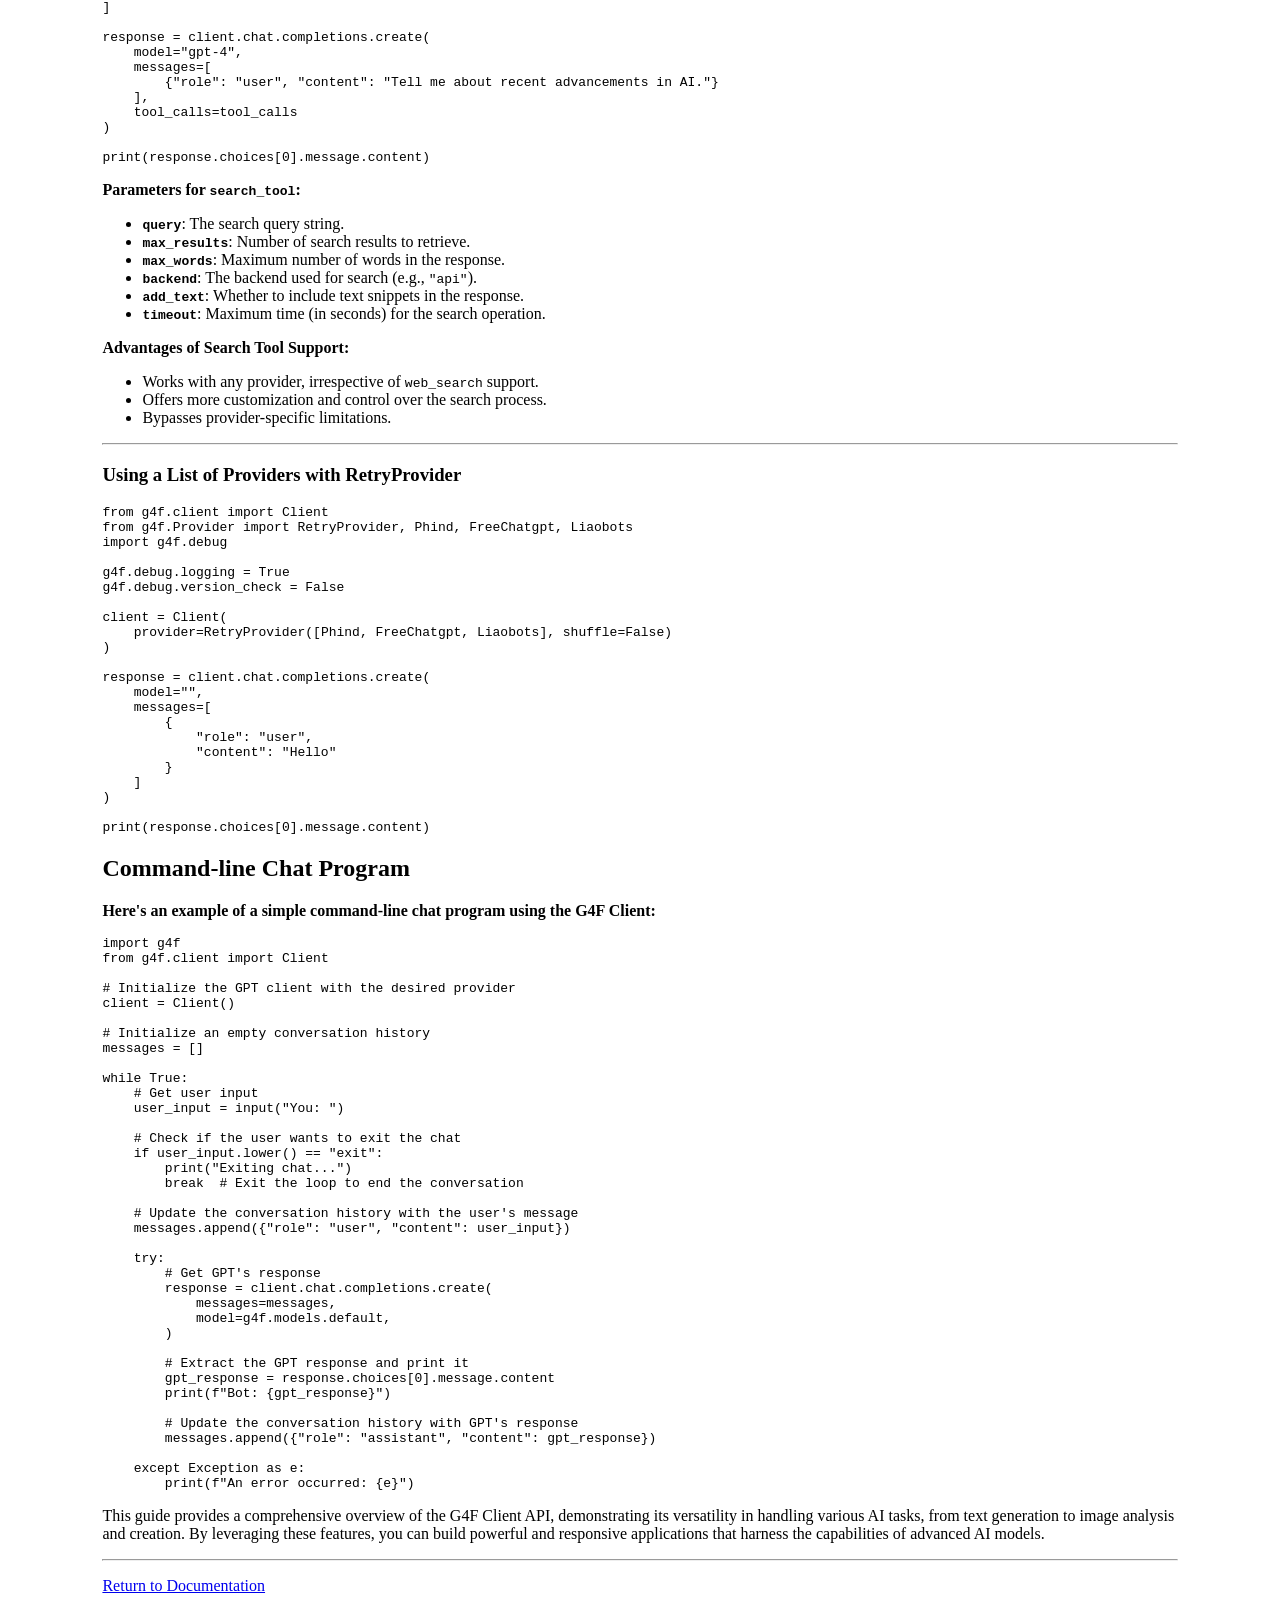
<file: g4f.dev/docs/client.html>
<!DOCTYPE html>
<html lang="en" data-color-mode="auto" data-light-theme="light" data-dark-theme="dark">
<head>
    <meta charset="UTF-8">
    <meta name="viewport" content="width=device-width, initial-scale=1.0">
    <title>G4F - Client API Guide</title>
    <link rel="apple-touch-icon" sizes="180x180" href="/dist/img/apple-touch-icon.png">
    <link rel="icon" type="image/png" sizes="32x32" href="/dist/img/favicon-32x32.png">
    <link rel="icon" type="image/png" sizes="16x16" href="/dist/img/favicon-16x16.png">
    <link rel="manifest" href="/dist/img/site.webmanifest">
    <link crossorigin="anonymous" media="all" rel="stylesheet" href="https://github.githubassets.com/assets/light-74231a1f3bbb.css" />
    <link crossorigin="anonymous" media="all" rel="stylesheet" href="https://github.githubassets.com/assets/dark-8a995f0bacd4.css" />
    <link crossorigin="anonymous" media="all" rel="stylesheet" href="https://github.githubassets.com/assets/primer-primitives-225433424a87.css" />
    <link crossorigin="anonymous" media="all" rel="stylesheet" href="https://github.githubassets.com/assets/primer-b8b91660c29d.css" />
    <link crossorigin="anonymous" media="all" rel="stylesheet" href="https://github.githubassets.com/assets/global-205098e9fedd.css" />
    <link crossorigin="anonymous" media="all" rel="stylesheet" href="https://github.githubassets.com/assets/code-177d21388df8.css" />
    <style>
        :root {
            --colour-1: #000000;
            --colour-2: #ccc;
            --colour-3: #e4d4ff;
            --colour-4: #f0f0f0;
            --colour-5: #181818;
            --colour-6: #242424;
            --accent: #8b3dff;
            --gradient: #1a1a1a;
            --background: #16101b;
            --size: 70vw;
            --top: 50%;
            --blur: 40px;
            --opacity: 0.6;
        }

        /* Body and text color */
        body {
            height: 100vh;
            margin: 0;
            padding: 0;
        }

        .hidden {
            display: none;
        }

        .container-lg {
            margin: 0 auto;
            padding: 8px;
        }

        @media only screen and (min-width: 40em) {
            .container-lg {
                max-width: 84%;
            }
        }
    </style>
</head>
<body>
    <article class="markdown-body entry-content container-lg" itemprop="text"><h2>G4F - Client API Guide</h2>
<h2>Table of Contents</h2>
<ul>
<li><a href="#introduction">Introduction</a></li>
<li><a href="#getting-started">Getting Started</a></li>
<li><a href="#switching-to-g4f-client">Switching to G4F Client</a></li>
<li><a href="#initializing-the-client">Initializing the Client</a></li>
<li><a href="#creating-chat-completions">Creating Chat Completions</a></li>
<li><a href="#configuration">Configuration</a></li>
<li><a href="#explanation-of-parameters">Explanation of Parameters</a></li>
<li><a href="#usage-examples">Usage Examples</a></li>
<li><a href="#text-completions">Text Completions</a></li>
<li><a href="#streaming-completions">Streaming Completions</a></li>
<li><a href="#using-a-vision-model">Using a Vision Model</a></li>
<li><a href="#image-generation">Image Generation</a></li>
<li><a href="#creating-image-variations">Creating Image Variations</a></li>
<li><a href="#advanced-usage">Advanced Usage</a></li>
<li><a href="#conversation-memory">Conversation Memory</a></li>
<li><a href="#search-tool-support">Search Tool Support</a></li>
<li><a href="#using-a-list-of-providers-with-retryprovider">Using a List of Providers with RetryProvider</a></li>
<li><a href="#using-a-vision-model">Using a Vision Model</a></li>
<li><a href="#command-line-chat-program">Command-line Chat Program</a></li>
</ul>
<h2>Introduction</h2>
<p>Welcome to the G4F Client API, a cutting-edge tool for seamlessly integrating advanced AI capabilities into your Python applications. This guide is designed to facilitate your transition from using the OpenAI client to the G4F Client, offering enhanced features while maintaining compatibility with the existing OpenAI API.</p>
<hr>
<h2>Getting Started</h2>
<h3>Switching to G4F Client</h3>
<p><strong>To begin using the G4F Client, simply update your import statement in your Python code:</strong></p>
<p><strong>Old Import:</strong></p>
<div class="highlight highlight-source-python"><pre class="notranslate"><span class="pl-k">from</span> <span class="pl-s1">openai</span> <span class="pl-k">import</span> <span class="pl-v">OpenAI</span></pre></div>
<p><strong>New Import:</strong></p>
<div class="highlight highlight-source-python"><pre class="notranslate"><span class="pl-k">from</span> <span class="pl-s1">g4f</span>.<span class="pl-s1">client</span> <span class="pl-k">import</span> <span class="pl-v">Client</span> <span class="pl-k">as</span> <span class="pl-v">OpenAI</span></pre></div>
<p>The G4F Client preserves the same familiar API interface as OpenAI, ensuring a smooth transition process.</p>
<hr>
<h2>Initializing the Client</h2>
<p>To utilize the G4F Client, create a new instance. <strong>Below is an example showcasing custom providers:</strong></p>
<div class="highlight highlight-source-python"><pre class="notranslate"><span class="pl-k">from</span> <span class="pl-s1">g4f</span>.<span class="pl-s1">client</span> <span class="pl-k">import</span> <span class="pl-v">Client</span>
<span class="pl-k">from</span> <span class="pl-s1">g4f</span>.<span class="pl-v">Provider</span> <span class="pl-k">import</span> <span class="pl-v">BingCreateImages</span>, <span class="pl-v">OpenaiChat</span>, <span class="pl-v">Gemini</span>

<span class="pl-s1">client</span> <span class="pl-c1">=</span> <span class="pl-en">Client</span>(
    <span class="pl-s1">provider</span><span class="pl-c1">=</span><span class="pl-v">OpenaiChat</span>,
    <span class="pl-s1">image_provider</span><span class="pl-c1">=</span><span class="pl-v">Gemini</span>,
    <span class="pl-c"># Add any other necessary parameters</span>
)</pre></div>
<hr>
<h2>Creating Chat Completions</h2>
<p><strong>Here’s an improved example of creating chat completions:</strong></p>
<div class="highlight highlight-source-python"><pre class="notranslate"><span class="pl-s1">response</span> <span class="pl-c1">=</span> <span class="pl-s1">client</span>.<span class="pl-c1">chat</span>.<span class="pl-c1">completions</span>.<span class="pl-c1">create</span>(
    <span class="pl-s1">model</span><span class="pl-c1">=</span><span class="pl-s">"gpt-4o-mini"</span>,
    <span class="pl-s1">messages</span><span class="pl-c1">=</span>[
        {
            <span class="pl-s">"role"</span>: <span class="pl-s">"user"</span>,
            <span class="pl-s">"content"</span>: <span class="pl-s">"Say this is a test"</span>
        }
    ]
    <span class="pl-c"># Add any other necessary parameters</span>
)</pre></div>
<p><strong>This example:</strong></p>
<ul>
<li>Asks a specific question <code class="notranslate">Say this is a test</code></li>
<li>Configures various parameters like temperature and max_tokens for more control over the output</li>
<li>Disables streaming for a complete response</li>
</ul>
<p>You can adjust these parameters based on your specific needs.</p>
<h2>Configuration</h2>
<p><strong>You can set an <code class="notranslate">api_key</code> for your provider in the client and define a proxy for all outgoing requests:</strong></p>
<div class="highlight highlight-source-python"><pre class="notranslate"><span class="pl-k">from</span> <span class="pl-s1">g4f</span>.<span class="pl-s1">client</span> <span class="pl-k">import</span> <span class="pl-v">Client</span>

<span class="pl-s1">client</span> <span class="pl-c1">=</span> <span class="pl-en">Client</span>(
    <span class="pl-s1">api_key</span><span class="pl-c1">=</span><span class="pl-s">"your_api_key_here"</span>,
    <span class="pl-s1">proxies</span><span class="pl-c1">=</span><span class="pl-s">"http://user:pass@host"</span>,
    <span class="pl-c"># Add any other necessary parameters</span>
)</pre></div>
<hr>
<h2>Explanation of Parameters</h2>
<p><strong>When using the G4F to create chat completions or perform related tasks, you can configure the following parameters:</strong></p>
<ul>
<li>
<p><strong><code class="notranslate">model</code></strong>:<br>
Specifies the AI model to be used for the task. Examples include <code class="notranslate">"gpt-4o"</code> for GPT-4 Optimized or <code class="notranslate">"gpt-4o-mini"</code> for a lightweight version. The choice of model determines the quality and speed of the response. Always ensure the selected model is supported by the provider.</p>
</li>
<li>
<p><strong><code class="notranslate">messages</code></strong>:<br>
<strong>A list of dictionaries representing the conversation context. Each dictionary contains two keys:</strong><br>
- <code class="notranslate">role</code>: Defines the role of the message sender, such as <code class="notranslate">"user"</code> (input from the user) or <code class="notranslate">"system"</code> (instructions to the AI).<br>
- <code class="notranslate">content</code>: The actual text of the message.<br>
<strong>Example:</strong></p>
<div class="highlight highlight-source-python"><pre class="notranslate">[
    {<span class="pl-s">"role"</span>: <span class="pl-s">"system"</span>, <span class="pl-s">"content"</span>: <span class="pl-s">"You are a helpful assistant."</span>},
    {<span class="pl-s">"role"</span>: <span class="pl-s">"user"</span>, <span class="pl-s">"content"</span>: <span class="pl-s">"What day is it today?"</span>}
]</pre></div>
</li>
<li>
<p><strong><code class="notranslate">provider</code></strong>:<br>
<em>(Optional)</em> Specifies the backend provider for the API. Examples include <code class="notranslate">g4f.Provider.Blackbox</code> or <code class="notranslate">g4f.Provider.OpenaiChat</code>. Each provider may support a different subset of models and features, so select one that matches your requirements.</p>
</li>
<li>
<p><strong><code class="notranslate">web_search</code></strong> (Optional):<br>
Boolean flag indicating whether to enable internet-based search capabilities. This is useful for obtaining real-time or specific details not included in the model’s training data.</p>
</li>
</ul>
<hr>
<h2>Usage Examples</h2>
<h3>Text Completions</h3>
<p><strong>Generate text completions using the <code class="notranslate">ChatCompletions</code> endpoint:</strong></p>
<div class="highlight highlight-source-python"><pre class="notranslate"><span class="pl-k">from</span> <span class="pl-s1">g4f</span>.<span class="pl-s1">client</span> <span class="pl-k">import</span> <span class="pl-v">Client</span>

<span class="pl-s1">client</span> <span class="pl-c1">=</span> <span class="pl-en">Client</span>()

<span class="pl-s1">response</span> <span class="pl-c1">=</span> <span class="pl-s1">client</span>.<span class="pl-c1">chat</span>.<span class="pl-c1">completions</span>.<span class="pl-c1">create</span>(
    <span class="pl-s1">model</span><span class="pl-c1">=</span><span class="pl-s">"gpt-4o-mini"</span>,
    <span class="pl-s1">messages</span><span class="pl-c1">=</span>[
        {
            <span class="pl-s">"role"</span>: <span class="pl-s">"user"</span>,
            <span class="pl-s">"content"</span>: <span class="pl-s">"Say this is a test"</span>
        }
    ]
)

<span class="pl-en">print</span>(<span class="pl-s1">response</span>.<span class="pl-c1">choices</span>[<span class="pl-c1">0</span>].<span class="pl-c1">message</span>.<span class="pl-c1">content</span>)</pre></div>
<h3>Streaming Completions</h3>
<p><strong>Process responses incrementally as they are generated:</strong></p>
<div class="highlight highlight-source-python"><pre class="notranslate"><span class="pl-k">from</span> <span class="pl-s1">g4f</span>.<span class="pl-s1">client</span> <span class="pl-k">import</span> <span class="pl-v">Client</span>

<span class="pl-s1">client</span> <span class="pl-c1">=</span> <span class="pl-en">Client</span>()

<span class="pl-s1">stream</span> <span class="pl-c1">=</span> <span class="pl-s1">client</span>.<span class="pl-c1">chat</span>.<span class="pl-c1">completions</span>.<span class="pl-c1">create</span>(
    <span class="pl-s1">model</span><span class="pl-c1">=</span><span class="pl-s">"gpt-4"</span>,
    <span class="pl-s1">messages</span><span class="pl-c1">=</span>[
        {
            <span class="pl-s">"role"</span>: <span class="pl-s">"user"</span>,
            <span class="pl-s">"content"</span>: <span class="pl-s">"Say this is a test"</span>
        }
    ],
    <span class="pl-s1">stream</span><span class="pl-c1">=</span><span class="pl-c1">True</span>
)

<span class="pl-k">for</span> <span class="pl-s1">chunk</span> <span class="pl-c1">in</span> <span class="pl-s1">stream</span>:
    <span class="pl-k">if</span> <span class="pl-s1">chunk</span>.<span class="pl-c1">choices</span>[<span class="pl-c1">0</span>].<span class="pl-c1">delta</span>.<span class="pl-c1">content</span>:
        <span class="pl-en">print</span>(<span class="pl-s1">chunk</span>.<span class="pl-c1">choices</span>[<span class="pl-c1">0</span>].<span class="pl-c1">delta</span>.<span class="pl-c1">content</span> <span class="pl-c1">or</span> <span class="pl-s">""</span>, <span class="pl-s1">end</span><span class="pl-c1">=</span><span class="pl-s">""</span>)</pre></div>
<hr>
<h3>Using a Vision Model</h3>
<p><strong>Analyze an image and generate a description:</strong></p>
<div class="highlight highlight-source-python"><pre class="notranslate"><span class="pl-k">import</span> <span class="pl-s1">g4f</span>
<span class="pl-k">import</span> <span class="pl-s1">requests</span>

<span class="pl-k">from</span> <span class="pl-s1">g4f</span>.<span class="pl-s1">client</span> <span class="pl-k">import</span> <span class="pl-v">Client</span>
<span class="pl-k">from</span> <span class="pl-s1">g4f</span>.<span class="pl-v">Provider</span>.<span class="pl-v">GeminiPro</span> <span class="pl-k">import</span> <span class="pl-v">GeminiPro</span>

<span class="pl-c"># Initialize the GPT client with the desired provider and api key</span>
<span class="pl-s1">client</span> <span class="pl-c1">=</span> <span class="pl-en">Client</span>(
    <span class="pl-s1">api_key</span><span class="pl-c1">=</span><span class="pl-s">"your_api_key_here"</span>,
    <span class="pl-s1">provider</span><span class="pl-c1">=</span><span class="pl-v">GeminiPro</span>
)

<span class="pl-s1">image</span> <span class="pl-c1">=</span> <span class="pl-s1">requests</span>.<span class="pl-c1">get</span>(<span class="pl-s">"https://raw.githubusercontent.com/xtekky/gpt4free/refs/heads/main/docs/images/cat.jpeg"</span>, <span class="pl-s1">stream</span><span class="pl-c1">=</span><span class="pl-c1">True</span>).<span class="pl-c1">raw</span>
<span class="pl-c"># Or: image = open("docs/images/cat.jpeg", "rb")</span>

<span class="pl-s1">response</span> <span class="pl-c1">=</span> <span class="pl-s1">client</span>.<span class="pl-c1">chat</span>.<span class="pl-c1">completions</span>.<span class="pl-c1">create</span>(
    <span class="pl-s1">model</span><span class="pl-c1">=</span><span class="pl-s1">g4f</span>.<span class="pl-c1">models</span>.<span class="pl-c1">default</span>,
    <span class="pl-s1">messages</span><span class="pl-c1">=</span>[
        {
            <span class="pl-s">"role"</span>: <span class="pl-s">"user"</span>,
            <span class="pl-s">"content"</span>: <span class="pl-s">"What's in this image?"</span>
        }
    ],
    <span class="pl-s1">image</span><span class="pl-c1">=</span><span class="pl-s1">image</span>
    <span class="pl-c"># Add any other necessary parameters</span>
)

<span class="pl-en">print</span>(<span class="pl-s1">response</span>.<span class="pl-c1">choices</span>[<span class="pl-c1">0</span>].<span class="pl-c1">message</span>.<span class="pl-c1">content</span>)</pre></div>
<hr>
<h3>Image Generation</h3>
<p><strong>The <code class="notranslate">response_format</code> parameter is optional and can have the following values:</strong></p>
<ul>
<li><strong>If not specified (default):</strong> The image will be saved locally, and a local path will be returned (e.g., "/images/1733331238_cf9d6aa9-f606-4fea-ba4b-f06576cba309.jpg").</li>
<li><strong>"url":</strong> Returns a URL to the generated image.</li>
<li><strong>"b64_json":</strong> Returns the image as a base64-encoded JSON string.</li>
</ul>
<p><strong>Generate images using a specified prompt:</strong></p>
<div class="highlight highlight-source-python"><pre class="notranslate"><span class="pl-k">from</span> <span class="pl-s1">g4f</span>.<span class="pl-s1">client</span> <span class="pl-k">import</span> <span class="pl-v">Client</span>

<span class="pl-s1">client</span> <span class="pl-c1">=</span> <span class="pl-en">Client</span>()

<span class="pl-s1">response</span> <span class="pl-c1">=</span> <span class="pl-s1">client</span>.<span class="pl-c1">images</span>.<span class="pl-c1">generate</span>(
    <span class="pl-s1">model</span><span class="pl-c1">=</span><span class="pl-s">"flux"</span>,
    <span class="pl-s1">prompt</span><span class="pl-c1">=</span><span class="pl-s">"a white siamese cat"</span>,
    <span class="pl-s1">response_format</span><span class="pl-c1">=</span><span class="pl-s">"url"</span>
    <span class="pl-c"># Add any other necessary parameters</span>
)

<span class="pl-s1">image_url</span> <span class="pl-c1">=</span> <span class="pl-s1">response</span>.<span class="pl-c1">data</span>[<span class="pl-c1">0</span>].<span class="pl-c1">url</span>

<span class="pl-en">print</span>(<span class="pl-s">f"Generated image URL: <span class="pl-s1"><span class="pl-kos">{</span><span class="pl-s1">image_url</span><span class="pl-kos">}</span></span>"</span>)</pre></div>
<h4>Base64 Response Format</h4>
<div class="highlight highlight-source-python"><pre class="notranslate"><span class="pl-k">from</span> <span class="pl-s1">g4f</span>.<span class="pl-s1">client</span> <span class="pl-k">import</span> <span class="pl-v">Client</span>

<span class="pl-s1">client</span> <span class="pl-c1">=</span> <span class="pl-en">Client</span>()

<span class="pl-s1">response</span> <span class="pl-c1">=</span> <span class="pl-s1">client</span>.<span class="pl-c1">images</span>.<span class="pl-c1">generate</span>(
    <span class="pl-s1">model</span><span class="pl-c1">=</span><span class="pl-s">"flux"</span>,
    <span class="pl-s1">prompt</span><span class="pl-c1">=</span><span class="pl-s">"a white siamese cat"</span>,
    <span class="pl-s1">response_format</span><span class="pl-c1">=</span><span class="pl-s">"b64_json"</span>
    <span class="pl-c"># Add any other necessary parameters</span>
)

<span class="pl-s1">base64_text</span> <span class="pl-c1">=</span> <span class="pl-s1">response</span>.<span class="pl-c1">data</span>[<span class="pl-c1">0</span>].<span class="pl-c1">b64_json</span>
<span class="pl-en">print</span>(<span class="pl-s1">base64_text</span>)</pre></div>
<h3>Creating Image Variations</h3>
<p><strong>Create variations of an existing image:</strong></p>
<div class="highlight highlight-source-python"><pre class="notranslate"><span class="pl-k">from</span> <span class="pl-s1">g4f</span>.<span class="pl-s1">client</span> <span class="pl-k">import</span> <span class="pl-v">Client</span>
<span class="pl-k">from</span> <span class="pl-s1">g4f</span>.<span class="pl-v">Provider</span> <span class="pl-k">import</span> <span class="pl-v">OpenaiChat</span>

<span class="pl-s1">client</span> <span class="pl-c1">=</span> <span class="pl-en">Client</span>(
    <span class="pl-s1">image_provider</span><span class="pl-c1">=</span><span class="pl-v">OpenaiChat</span>
)

<span class="pl-s1">response</span> <span class="pl-c1">=</span> <span class="pl-s1">client</span>.<span class="pl-c1">images</span>.<span class="pl-c1">create_variation</span>(
    <span class="pl-s1">image</span><span class="pl-c1">=</span><span class="pl-en">open</span>(<span class="pl-s">"docs/images/cat.jpg"</span>, <span class="pl-s">"rb"</span>),
    <span class="pl-s1">model</span><span class="pl-c1">=</span><span class="pl-s">"dall-e-3"</span>,
    <span class="pl-c"># Add any other necessary parameters</span>
)

<span class="pl-s1">image_url</span> <span class="pl-c1">=</span> <span class="pl-s1">response</span>.<span class="pl-c1">data</span>[<span class="pl-c1">0</span>].<span class="pl-c1">url</span>

<span class="pl-en">print</span>(<span class="pl-s">f"Generated image URL: <span class="pl-s1"><span class="pl-kos">{</span><span class="pl-s1">image_url</span><span class="pl-kos">}</span></span>"</span>)</pre></div>
<hr>
<h2>Advanced Usage</h2>
<h3>Conversation Memory</h3>
<p>To maintain a coherent conversation, it's important to store the context or history of the dialogue. This can be achieved by appending both the user's inputs and the bot's responses to a messages list. This allows the model to reference past exchanges when generating responses.</p>
<p><strong>The conversation history consists of messages with different roles:</strong></p>
<ul>
<li><code class="notranslate">system</code>: Initial instructions that define the AI's behavior</li>
<li><code class="notranslate">user</code>: Messages from the user</li>
<li><code class="notranslate">assistant</code>: Responses from the AI</li>
</ul>
<p><strong>The following example demonstrates how to implement conversation memory with the G4F:</strong></p>
<div class="highlight highlight-source-python"><pre class="notranslate"><span class="pl-k">from</span> <span class="pl-s1">g4f</span>.<span class="pl-s1">client</span> <span class="pl-k">import</span> <span class="pl-v">Client</span>

<span class="pl-k">class</span> <span class="pl-v">Conversation</span>:
    <span class="pl-k">def</span> <span class="pl-en">__init__</span>(<span class="pl-s1">self</span>):
        <span class="pl-s1">self</span>.<span class="pl-c1">client</span> <span class="pl-c1">=</span> <span class="pl-en">Client</span>()
        <span class="pl-s1">self</span>.<span class="pl-c1">history</span> <span class="pl-c1">=</span> [
            {
                <span class="pl-s">"role"</span>: <span class="pl-s">"system"</span>,
                <span class="pl-s">"content"</span>: <span class="pl-s">"You are a helpful assistant."</span>
            }
        ]
    
    <span class="pl-k">def</span> <span class="pl-en">add_message</span>(<span class="pl-s1">self</span>, <span class="pl-s1">role</span>, <span class="pl-s1">content</span>):
        <span class="pl-s1">self</span>.<span class="pl-c1">history</span>.<span class="pl-c1">append</span>({
            <span class="pl-s">"role"</span>: <span class="pl-s1">role</span>,
            <span class="pl-s">"content"</span>: <span class="pl-s1">content</span>
        })
    
    <span class="pl-k">def</span> <span class="pl-en">get_response</span>(<span class="pl-s1">self</span>, <span class="pl-s1">user_message</span>):
        <span class="pl-c"># Add user message to history</span>
        <span class="pl-s1">self</span>.<span class="pl-c1">add_message</span>(<span class="pl-s">"user"</span>, <span class="pl-s1">user_message</span>)
        
        <span class="pl-c"># Get response from AI</span>
        <span class="pl-s1">response</span> <span class="pl-c1">=</span> <span class="pl-s1">self</span>.<span class="pl-c1">client</span>.<span class="pl-c1">chat</span>.<span class="pl-c1">completions</span>.<span class="pl-c1">create</span>(
            <span class="pl-s1">model</span><span class="pl-c1">=</span><span class="pl-s">"gpt-4o-mini"</span>,
            <span class="pl-s1">messages</span><span class="pl-c1">=</span><span class="pl-s1">self</span>.<span class="pl-c1">history</span>,
            <span class="pl-s1">web_search</span><span class="pl-c1">=</span><span class="pl-c1">False</span>
        )
        
        <span class="pl-c"># Add AI response to history</span>
        <span class="pl-s1">assistant_response</span> <span class="pl-c1">=</span> <span class="pl-s1">response</span>.<span class="pl-c1">choices</span>[<span class="pl-c1">0</span>].<span class="pl-c1">message</span>.<span class="pl-c1">content</span>
        <span class="pl-s1">self</span>.<span class="pl-c1">add_message</span>(<span class="pl-s">"assistant"</span>, <span class="pl-s1">assistant_response</span>)
        
        <span class="pl-k">return</span> <span class="pl-s1">assistant_response</span>

<span class="pl-k">def</span> <span class="pl-en">main</span>():
    <span class="pl-s1">conversation</span> <span class="pl-c1">=</span> <span class="pl-en">Conversation</span>()
    
    <span class="pl-en">print</span>(<span class="pl-s">"="</span> <span class="pl-c1">*</span> <span class="pl-c1">50</span>)
    <span class="pl-en">print</span>(<span class="pl-s">"G4F Chat started (type 'exit' to end)"</span>.<span class="pl-c1">center</span>(<span class="pl-c1">50</span>))
    <span class="pl-en">print</span>(<span class="pl-s">"="</span> <span class="pl-c1">*</span> <span class="pl-c1">50</span>)
    <span class="pl-en">print</span>(<span class="pl-s">"<span class="pl-cce">\n</span>AI: Hello! How can I assist you today?"</span>)
    
    <span class="pl-k">while</span> <span class="pl-c1">True</span>:
        <span class="pl-s1">user_input</span> <span class="pl-c1">=</span> <span class="pl-en">input</span>(<span class="pl-s">"<span class="pl-cce">\n</span>You: "</span>)
        
        <span class="pl-k">if</span> <span class="pl-s1">user_input</span>.<span class="pl-c1">lower</span>() <span class="pl-c1">==</span> <span class="pl-s">'exit'</span>:
            <span class="pl-en">print</span>(<span class="pl-s">"<span class="pl-cce">\n</span>Goodbye!"</span>)
            <span class="pl-k">break</span>
            
        <span class="pl-s1">response</span> <span class="pl-c1">=</span> <span class="pl-s1">conversation</span>.<span class="pl-c1">get_response</span>(<span class="pl-s1">user_input</span>)
        <span class="pl-en">print</span>(<span class="pl-s">"<span class="pl-cce">\n</span>AI:"</span>, <span class="pl-s1">response</span>)

<span class="pl-k">if</span> <span class="pl-s1">__name__</span> <span class="pl-c1">==</span> <span class="pl-s">"__main__"</span>:
    <span class="pl-en">main</span>()</pre></div>
<p><strong>Key Features:</strong></p>
<ul>
<li>Maintains conversation context through a message history</li>
<li>Includes system instructions for AI behavior</li>
<li>Automatically stores both user inputs and AI responses</li>
<li>Simple and clean implementation using a class-based approach</li>
</ul>
<p><strong>Usage Example:</strong></p>
<div class="highlight highlight-source-python"><pre class="notranslate"><span class="pl-s1">conversation</span> <span class="pl-c1">=</span> <span class="pl-en">Conversation</span>()
<span class="pl-s1">response</span> <span class="pl-c1">=</span> <span class="pl-s1">conversation</span>.<span class="pl-c1">get_response</span>(<span class="pl-s">"Hello, how are you?"</span>)
<span class="pl-en">print</span>(<span class="pl-s1">response</span>)</pre></div>
<p><strong>Note:</strong><br>
The conversation history grows with each interaction. For long conversations, you might want to implement a method to limit the history size or clear old messages to manage token usage.</p>
<hr>
<h2>Search Tool Support</h2>
<p>The <strong>Search Tool Support</strong> feature enables triggering a web search during chat completions. This is useful for retrieving real-time or specific data, offering a more flexible solution than <code class="notranslate">web_search</code>.</p>
<p><strong>Example Usage</strong>:</p>
<div class="highlight highlight-source-python"><pre class="notranslate"><span class="pl-k">from</span> <span class="pl-s1">g4f</span>.<span class="pl-s1">client</span> <span class="pl-k">import</span> <span class="pl-v">Client</span>

<span class="pl-s1">client</span> <span class="pl-c1">=</span> <span class="pl-en">Client</span>()

<span class="pl-s1">tool_calls</span> <span class="pl-c1">=</span> [
    {
        <span class="pl-s">"function"</span>: {
            <span class="pl-s">"arguments"</span>: {
                <span class="pl-s">"query"</span>: <span class="pl-s">"Latest advancements in AI"</span>,
                <span class="pl-s">"max_results"</span>: <span class="pl-c1">5</span>,
                <span class="pl-s">"max_words"</span>: <span class="pl-c1">2500</span>,
                <span class="pl-s">"backend"</span>: <span class="pl-s">"auto"</span>,
                <span class="pl-s">"add_text"</span>: <span class="pl-c1">True</span>,
                <span class="pl-s">"timeout"</span>: <span class="pl-c1">5</span>
            },
            <span class="pl-s">"name"</span>: <span class="pl-s">"search_tool"</span>
        },
        <span class="pl-s">"type"</span>: <span class="pl-s">"function"</span>
    }
]

<span class="pl-s1">response</span> <span class="pl-c1">=</span> <span class="pl-s1">client</span>.<span class="pl-c1">chat</span>.<span class="pl-c1">completions</span>.<span class="pl-c1">create</span>(
    <span class="pl-s1">model</span><span class="pl-c1">=</span><span class="pl-s">"gpt-4"</span>,
    <span class="pl-s1">messages</span><span class="pl-c1">=</span>[
        {<span class="pl-s">"role"</span>: <span class="pl-s">"user"</span>, <span class="pl-s">"content"</span>: <span class="pl-s">"Tell me about recent advancements in AI."</span>}
    ],
    <span class="pl-s1">tool_calls</span><span class="pl-c1">=</span><span class="pl-s1">tool_calls</span>
)

<span class="pl-en">print</span>(<span class="pl-s1">response</span>.<span class="pl-c1">choices</span>[<span class="pl-c1">0</span>].<span class="pl-c1">message</span>.<span class="pl-c1">content</span>)</pre></div>
<p><strong>Parameters for <code class="notranslate">search_tool</code>:</strong></p>
<ul>
<li><strong><code class="notranslate">query</code></strong>: The search query string.</li>
<li><strong><code class="notranslate">max_results</code></strong>: Number of search results to retrieve.</li>
<li><strong><code class="notranslate">max_words</code></strong>: Maximum number of words in the response.</li>
<li><strong><code class="notranslate">backend</code></strong>: The backend used for search (e.g., <code class="notranslate">"api"</code>).</li>
<li><strong><code class="notranslate">add_text</code></strong>: Whether to include text snippets in the response.</li>
<li><strong><code class="notranslate">timeout</code></strong>: Maximum time (in seconds) for the search operation.</li>
</ul>
<p><strong>Advantages of Search Tool Support:</strong></p>
<ul>
<li>Works with any provider, irrespective of <code class="notranslate">web_search</code> support.</li>
<li>Offers more customization and control over the search process.</li>
<li>Bypasses provider-specific limitations.</li>
</ul>
<hr>
<h3>Using a List of Providers with RetryProvider</h3>
<div class="highlight highlight-source-python"><pre class="notranslate"><span class="pl-k">from</span> <span class="pl-s1">g4f</span>.<span class="pl-s1">client</span> <span class="pl-k">import</span> <span class="pl-v">Client</span>
<span class="pl-k">from</span> <span class="pl-s1">g4f</span>.<span class="pl-v">Provider</span> <span class="pl-k">import</span> <span class="pl-v">RetryProvider</span>, <span class="pl-v">Phind</span>, <span class="pl-v">FreeChatgpt</span>, <span class="pl-v">Liaobots</span>
<span class="pl-k">import</span> <span class="pl-s1">g4f</span>.<span class="pl-s1">debug</span>

<span class="pl-s1">g4f</span>.<span class="pl-c1">debug</span>.<span class="pl-c1">logging</span> <span class="pl-c1">=</span> <span class="pl-c1">True</span>
<span class="pl-s1">g4f</span>.<span class="pl-c1">debug</span>.<span class="pl-c1">version_check</span> <span class="pl-c1">=</span> <span class="pl-c1">False</span>

<span class="pl-s1">client</span> <span class="pl-c1">=</span> <span class="pl-en">Client</span>(
    <span class="pl-s1">provider</span><span class="pl-c1">=</span><span class="pl-en">RetryProvider</span>([<span class="pl-v">Phind</span>, <span class="pl-v">FreeChatgpt</span>, <span class="pl-v">Liaobots</span>], <span class="pl-s1">shuffle</span><span class="pl-c1">=</span><span class="pl-c1">False</span>)
)

<span class="pl-s1">response</span> <span class="pl-c1">=</span> <span class="pl-s1">client</span>.<span class="pl-c1">chat</span>.<span class="pl-c1">completions</span>.<span class="pl-c1">create</span>(
    <span class="pl-s1">model</span><span class="pl-c1">=</span><span class="pl-s">""</span>,
    <span class="pl-s1">messages</span><span class="pl-c1">=</span>[
        {
            <span class="pl-s">"role"</span>: <span class="pl-s">"user"</span>,
            <span class="pl-s">"content"</span>: <span class="pl-s">"Hello"</span>
        }
    ]
)

<span class="pl-en">print</span>(<span class="pl-s1">response</span>.<span class="pl-c1">choices</span>[<span class="pl-c1">0</span>].<span class="pl-c1">message</span>.<span class="pl-c1">content</span>)</pre></div>
<h2>Command-line Chat Program</h2>
<p><strong>Here's an example of a simple command-line chat program using the G4F Client:</strong></p>
<div class="highlight highlight-source-python"><pre class="notranslate"><span class="pl-k">import</span> <span class="pl-s1">g4f</span>
<span class="pl-k">from</span> <span class="pl-s1">g4f</span>.<span class="pl-s1">client</span> <span class="pl-k">import</span> <span class="pl-v">Client</span>

<span class="pl-c"># Initialize the GPT client with the desired provider</span>
<span class="pl-s1">client</span> <span class="pl-c1">=</span> <span class="pl-en">Client</span>()

<span class="pl-c"># Initialize an empty conversation history</span>
<span class="pl-s1">messages</span> <span class="pl-c1">=</span> []

<span class="pl-k">while</span> <span class="pl-c1">True</span>:
    <span class="pl-c"># Get user input</span>
    <span class="pl-s1">user_input</span> <span class="pl-c1">=</span> <span class="pl-en">input</span>(<span class="pl-s">"You: "</span>)

    <span class="pl-c"># Check if the user wants to exit the chat</span>
    <span class="pl-k">if</span> <span class="pl-s1">user_input</span>.<span class="pl-c1">lower</span>() <span class="pl-c1">==</span> <span class="pl-s">"exit"</span>:
        <span class="pl-en">print</span>(<span class="pl-s">"Exiting chat..."</span>)
        <span class="pl-k">break</span>  <span class="pl-c"># Exit the loop to end the conversation</span>

    <span class="pl-c"># Update the conversation history with the user's message</span>
    <span class="pl-s1">messages</span>.<span class="pl-c1">append</span>({<span class="pl-s">"role"</span>: <span class="pl-s">"user"</span>, <span class="pl-s">"content"</span>: <span class="pl-s1">user_input</span>})

    <span class="pl-k">try</span>:
        <span class="pl-c"># Get GPT's response</span>
        <span class="pl-s1">response</span> <span class="pl-c1">=</span> <span class="pl-s1">client</span>.<span class="pl-c1">chat</span>.<span class="pl-c1">completions</span>.<span class="pl-c1">create</span>(
            <span class="pl-s1">messages</span><span class="pl-c1">=</span><span class="pl-s1">messages</span>,
            <span class="pl-s1">model</span><span class="pl-c1">=</span><span class="pl-s1">g4f</span>.<span class="pl-c1">models</span>.<span class="pl-c1">default</span>,
        )

        <span class="pl-c"># Extract the GPT response and print it</span>
        <span class="pl-s1">gpt_response</span> <span class="pl-c1">=</span> <span class="pl-s1">response</span>.<span class="pl-c1">choices</span>[<span class="pl-c1">0</span>].<span class="pl-c1">message</span>.<span class="pl-c1">content</span>
        <span class="pl-en">print</span>(<span class="pl-s">f"Bot: <span class="pl-s1"><span class="pl-kos">{</span><span class="pl-s1">gpt_response</span><span class="pl-kos">}</span></span>"</span>)

        <span class="pl-c"># Update the conversation history with GPT's response</span>
        <span class="pl-s1">messages</span>.<span class="pl-c1">append</span>({<span class="pl-s">"role"</span>: <span class="pl-s">"assistant"</span>, <span class="pl-s">"content"</span>: <span class="pl-s1">gpt_response</span>})

    <span class="pl-k">except</span> <span class="pl-v">Exception</span> <span class="pl-k">as</span> <span class="pl-s1">e</span>:
        <span class="pl-en">print</span>(<span class="pl-s">f"An error occurred: <span class="pl-s1"><span class="pl-kos">{</span><span class="pl-s1">e</span><span class="pl-kos">}</span></span>"</span>)</pre></div>
<p>This guide provides a comprehensive overview of the G4F Client API, demonstrating its versatility in handling various AI tasks, from text generation to image analysis and creation. By leveraging these features, you can build powerful and responsive applications that harness the capabilities of advanced AI models.</p>
<hr>
<p><a href="/docs/">Return to Documentation</a></p></article>
</body>
</html>
</file>
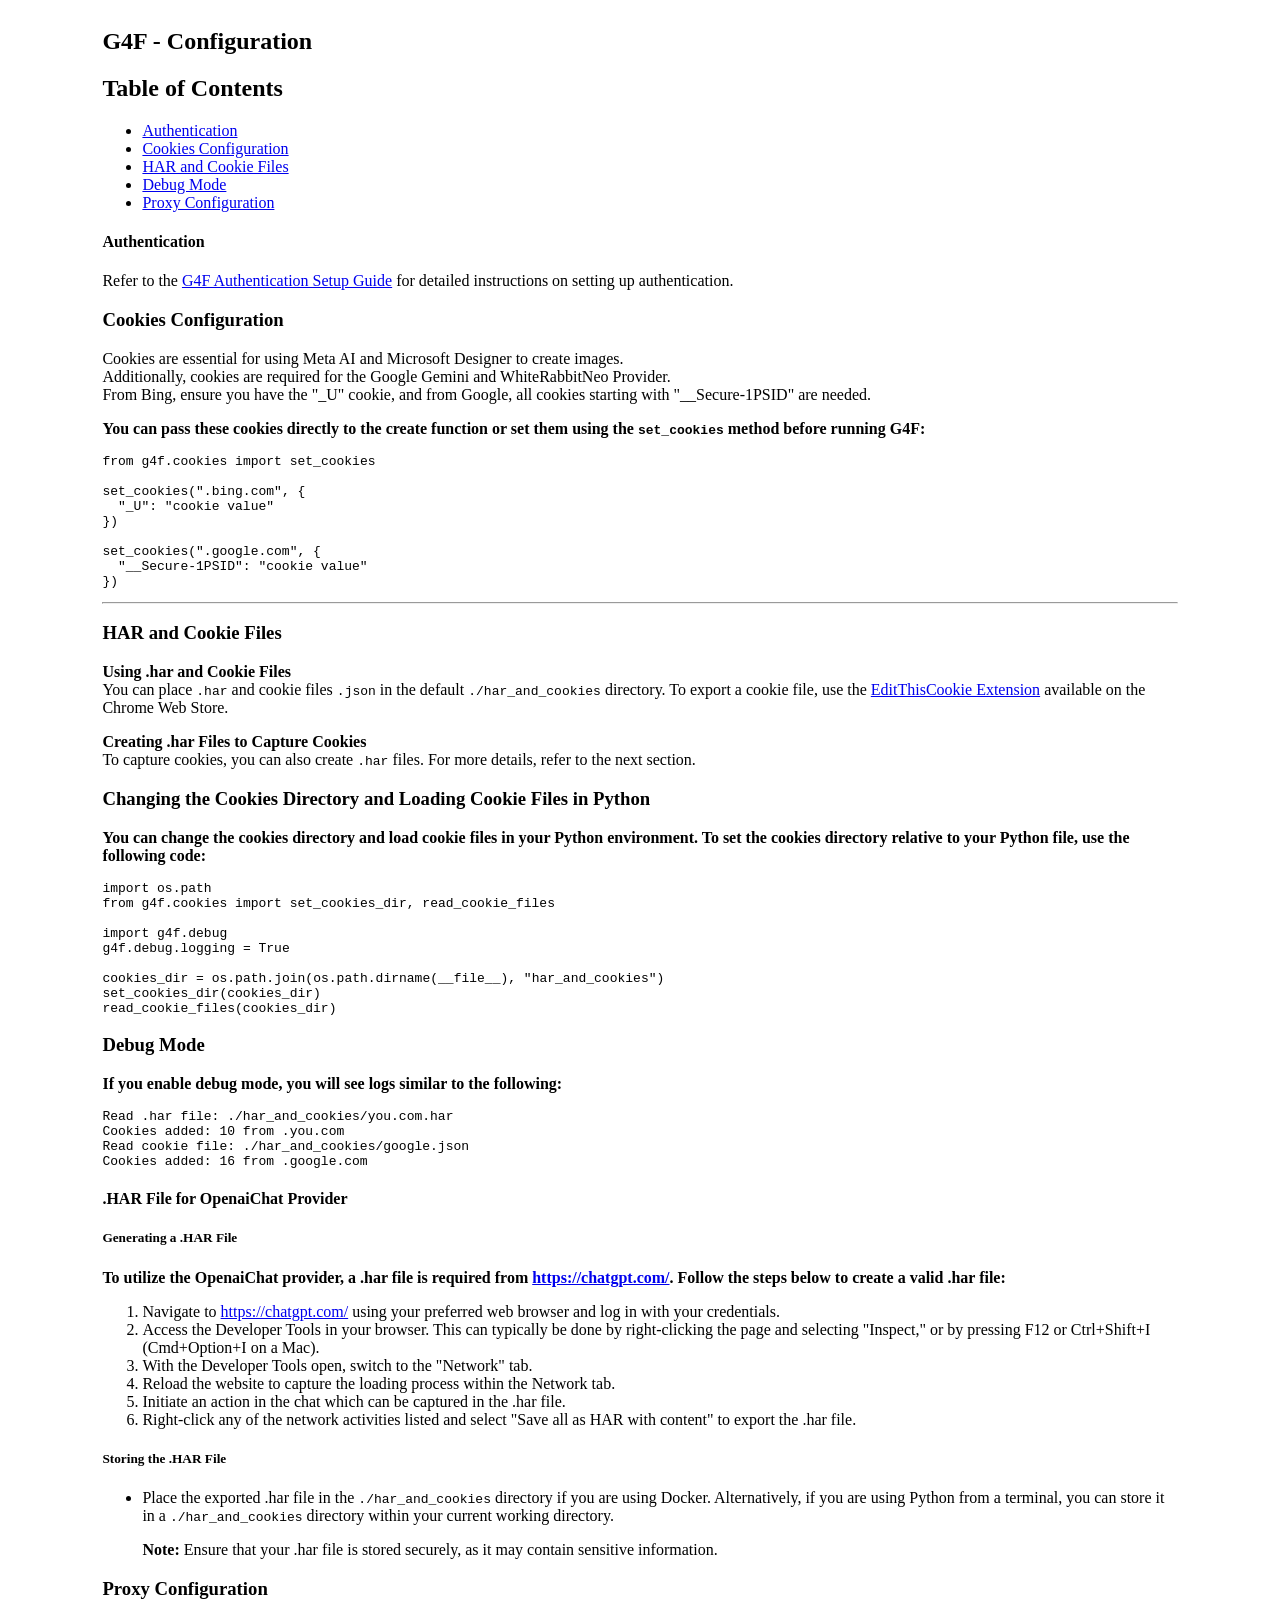
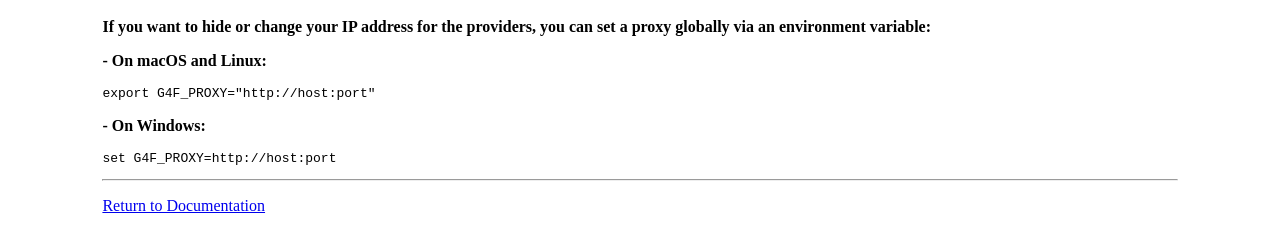
<file: g4f.dev/docs/configuration.html>
<!DOCTYPE html>
<html lang="en" data-color-mode="auto" data-light-theme="light" data-dark-theme="dark">
<head>
    <meta charset="UTF-8">
    <meta name="viewport" content="width=device-width, initial-scale=1.0">
    <title>G4F - Configuration</title>
    <link rel="apple-touch-icon" sizes="180x180" href="/dist/img/apple-touch-icon.png">
    <link rel="icon" type="image/png" sizes="32x32" href="/dist/img/favicon-32x32.png">
    <link rel="icon" type="image/png" sizes="16x16" href="/dist/img/favicon-16x16.png">
    <link rel="manifest" href="/dist/img/site.webmanifest">
    <link crossorigin="anonymous" media="all" rel="stylesheet" href="https://github.githubassets.com/assets/light-74231a1f3bbb.css" />
    <link crossorigin="anonymous" media="all" rel="stylesheet" href="https://github.githubassets.com/assets/dark-8a995f0bacd4.css" />
    <link crossorigin="anonymous" media="all" rel="stylesheet" href="https://github.githubassets.com/assets/primer-primitives-225433424a87.css" />
    <link crossorigin="anonymous" media="all" rel="stylesheet" href="https://github.githubassets.com/assets/primer-b8b91660c29d.css" />
    <link crossorigin="anonymous" media="all" rel="stylesheet" href="https://github.githubassets.com/assets/global-205098e9fedd.css" />
    <link crossorigin="anonymous" media="all" rel="stylesheet" href="https://github.githubassets.com/assets/code-177d21388df8.css" />
    <style>
        :root {
            --colour-1: #000000;
            --colour-2: #ccc;
            --colour-3: #e4d4ff;
            --colour-4: #f0f0f0;
            --colour-5: #181818;
            --colour-6: #242424;
            --accent: #8b3dff;
            --gradient: #1a1a1a;
            --background: #16101b;
            --size: 70vw;
            --top: 50%;
            --blur: 40px;
            --opacity: 0.6;
        }

        /* Body and text color */
        body {
            height: 100vh;
            margin: 0;
            padding: 0;
        }

        .hidden {
            display: none;
        }

        .container-lg {
            margin: 0 auto;
            padding: 8px;
        }

        @media only screen and (min-width: 40em) {
            .container-lg {
                max-width: 84%;
            }
        }
    </style>
</head>
<body>
    <article class="markdown-body entry-content container-lg" itemprop="text"><h2>G4F - Configuration</h2>
<h2>Table of Contents</h2>
<ul>
<li><a href="#authentication">Authentication</a></li>
<li><a href="#cookies-configuration">Cookies Configuration</a></li>
<li><a href="#har-and-cookie-files">HAR and Cookie Files</a></li>
<li><a href="#debug-mode">Debug Mode</a></li>
<li><a href="#proxy-configuration">Proxy Configuration</a></li>
</ul>
<h4>Authentication</h4>
<p>Refer to the <a href="authentication.html">G4F Authentication Setup Guide</a> for detailed instructions on setting up authentication.</p>
<h3>Cookies Configuration</h3>
<p>Cookies are essential for using Meta AI and Microsoft Designer to create images.<br>
Additionally, cookies are required for the Google Gemini and WhiteRabbitNeo Provider.<br>
From Bing, ensure you have the "_U" cookie, and from Google, all cookies starting with "__Secure-1PSID" are needed.</p>
<p><strong>You can pass these cookies directly to the create function or set them using the <code class="notranslate">set_cookies</code> method before running G4F:</strong></p>
<div class="highlight highlight-source-python"><pre class="notranslate"><span class="pl-k">from</span> <span class="pl-s1">g4f</span>.<span class="pl-s1">cookies</span> <span class="pl-k">import</span> <span class="pl-s1">set_cookies</span>

<span class="pl-en">set_cookies</span>(<span class="pl-s">".bing.com"</span>, {
  <span class="pl-s">"_U"</span>: <span class="pl-s">"cookie value"</span>
})

<span class="pl-en">set_cookies</span>(<span class="pl-s">".google.com"</span>, {
  <span class="pl-s">"__Secure-1PSID"</span>: <span class="pl-s">"cookie value"</span>
})</pre></div>
<hr>
<h3>HAR and Cookie Files</h3>
<p><strong>Using .har and Cookie Files</strong><br>
You can place <code class="notranslate">.har</code> and cookie files <code class="notranslate">.json</code> in the default <code class="notranslate">./har_and_cookies</code> directory. To export a cookie file, use the <a href="https://chromewebstore.google.com/detail/editthiscookie-v3/ojfebgpkimhlhcblbalbfjblapadhbol" rel="nofollow">EditThisCookie Extension</a> available on the Chrome Web Store.</p>
<p><strong>Creating .har Files to Capture Cookies</strong><br>
To capture cookies, you can also create <code class="notranslate">.har</code> files. For more details, refer to the next section.</p>
<h3>Changing the Cookies Directory and Loading Cookie Files in Python</h3>
<p><strong>You can change the cookies directory and load cookie files in your Python environment. To set the cookies directory relative to your Python file, use the following code:</strong></p>
<div class="highlight highlight-source-python"><pre class="notranslate"><span class="pl-k">import</span> <span class="pl-s1">os</span>.<span class="pl-s1">path</span>
<span class="pl-k">from</span> <span class="pl-s1">g4f</span>.<span class="pl-s1">cookies</span> <span class="pl-k">import</span> <span class="pl-s1">set_cookies_dir</span>, <span class="pl-s1">read_cookie_files</span>

<span class="pl-k">import</span> <span class="pl-s1">g4f</span>.<span class="pl-s1">debug</span>
<span class="pl-s1">g4f</span>.<span class="pl-c1">debug</span>.<span class="pl-c1">logging</span> <span class="pl-c1">=</span> <span class="pl-c1">True</span>

<span class="pl-s1">cookies_dir</span> <span class="pl-c1">=</span> <span class="pl-s1">os</span>.<span class="pl-c1">path</span>.<span class="pl-c1">join</span>(<span class="pl-s1">os</span>.<span class="pl-c1">path</span>.<span class="pl-c1">dirname</span>(<span class="pl-s1">__file__</span>), <span class="pl-s">"har_and_cookies"</span>)
<span class="pl-en">set_cookies_dir</span>(<span class="pl-s1">cookies_dir</span>)
<span class="pl-en">read_cookie_files</span>(<span class="pl-s1">cookies_dir</span>)</pre></div>
<h3>Debug Mode</h3>
<p><strong>If you enable debug mode, you will see logs similar to the following:</strong></p>
<pre class="notranslate"><code class="notranslate">Read .har file: ./har_and_cookies/you.com.har
Cookies added: 10 from .you.com
Read cookie file: ./har_and_cookies/google.json
Cookies added: 16 from .google.com
</code></pre>
<h4>.HAR File for OpenaiChat Provider</h4>
<h5>Generating a .HAR File</h5>
<p><strong>To utilize the OpenaiChat provider, a .har file is required from <a href="https://chatgpt.com/" rel="nofollow">https://chatgpt.com/</a>. Follow the steps below to create a valid .har file:</strong></p>
<ol>
<li>Navigate to <a href="https://chatgpt.com/" rel="nofollow">https://chatgpt.com/</a> using your preferred web browser and log in with your credentials.</li>
<li>Access the Developer Tools in your browser. This can typically be done by right-clicking the page and selecting "Inspect," or by pressing F12 or Ctrl+Shift+I (Cmd+Option+I on a Mac).</li>
<li>With the Developer Tools open, switch to the "Network" tab.</li>
<li>Reload the website to capture the loading process within the Network tab.</li>
<li>Initiate an action in the chat which can be captured in the .har file.</li>
<li>Right-click any of the network activities listed and select "Save all as HAR with content" to export the .har file.</li>
</ol>
<h5>Storing the .HAR File</h5>
<ul>
<li>Place the exported .har file in the <code class="notranslate">./har_and_cookies</code> directory if you are using Docker. Alternatively, if you are using Python from a terminal, you can store it in a <code class="notranslate">./har_and_cookies</code> directory within your current working directory.</li>
</ul>
<blockquote>
<p><strong>Note:</strong> Ensure that your .har file is stored securely, as it may contain sensitive information.</p>
</blockquote>
<h3>Proxy Configuration</h3>
<p><strong>If you want to hide or change your IP address for the providers, you can set a proxy globally via an environment variable:</strong></p>
<p><strong>- On macOS and Linux:</strong></p>
<div class="highlight highlight-source-shell"><pre class="notranslate"><span class="pl-k">export</span> G4F_PROXY=<span class="pl-s"><span class="pl-pds">"</span>http://host:port<span class="pl-pds">"</span></span></pre></div>
<p><strong>- On Windows:</strong></p>
<div class="highlight highlight-source-shell"><pre class="notranslate"><span class="pl-c1">set</span> G4F_PROXY=http://host:port</pre></div>
<hr>
<p><a href="/docs/">Return to Documentation</a></p></article>
</body>
</html>
</file>
<file: g4f.dev/api-docs/dist/swagger-ui.css>
.swagger-ui{color:#3b4151;font-family:sans-serif}.swagger-ui html{line-height:1.15;-ms-text-size-adjust:100%;-webkit-text-size-adjust:100%}.swagger-ui body{margin:0}.swagger-ui article,.swagger-ui aside,.swagger-ui footer,.swagger-ui header,.swagger-ui nav,.swagger-ui section{display:block}.swagger-ui h1{font-size:2em;margin:.67em 0}.swagger-ui figcaption,.swagger-ui figure,.swagger-ui main{display:block}.swagger-ui figure{margin:1em 40px}.swagger-ui hr{box-sizing:content-box;height:0;overflow:visible}.swagger-ui pre{font-family:monospace,monospace;font-size:1em}.swagger-ui a{background-color:transparent;-webkit-text-decoration-skip:objects}.swagger-ui abbr[title]{border-bottom:none;text-decoration:underline;-webkit-text-decoration:underline dotted;text-decoration:underline dotted}.swagger-ui b,.swagger-ui strong{font-weight:inherit;font-weight:bolder}.swagger-ui code,.swagger-ui kbd,.swagger-ui samp{font-family:monospace,monospace;font-size:1em}.swagger-ui dfn{font-style:italic}.swagger-ui mark{background-color:#ff0;color:#000}.swagger-ui small{font-size:80%}.swagger-ui sub,.swagger-ui sup{font-size:75%;line-height:0;position:relative;vertical-align:baseline}.swagger-ui sub{bottom:-.25em}.swagger-ui sup{top:-.5em}.swagger-ui audio,.swagger-ui video{display:inline-block}.swagger-ui audio:not([controls]){display:none;height:0}.swagger-ui img{border-style:none}.swagger-ui svg:not(:root){overflow:hidden}.swagger-ui button,.swagger-ui input,.swagger-ui optgroup,.swagger-ui select,.swagger-ui textarea{font-family:sans-serif;font-size:100%;line-height:1.15;margin:0}.swagger-ui button,.swagger-ui input{overflow:visible}.swagger-ui button,.swagger-ui select{text-transform:none}.swagger-ui [type=reset],.swagger-ui [type=submit],.swagger-ui button,.swagger-ui html [type=button]{-webkit-appearance:button}.swagger-ui [type=button]::-moz-focus-inner,.swagger-ui [type=reset]::-moz-focus-inner,.swagger-ui [type=submit]::-moz-focus-inner,.swagger-ui button::-moz-focus-inner{border-style:none;padding:0}.swagger-ui [type=button]:-moz-focusring,.swagger-ui [type=reset]:-moz-focusring,.swagger-ui [type=submit]:-moz-focusring,.swagger-ui button:-moz-focusring{outline:1px dotted ButtonText}.swagger-ui fieldset{padding:.35em .75em .625em}.swagger-ui legend{box-sizing:border-box;color:inherit;display:table;max-width:100%;padding:0;white-space:normal}.swagger-ui progress{display:inline-block;vertical-align:baseline}.swagger-ui textarea{overflow:auto}.swagger-ui [type=checkbox],.swagger-ui [type=radio]{box-sizing:border-box;padding:0}.swagger-ui [type=number]::-webkit-inner-spin-button,.swagger-ui [type=number]::-webkit-outer-spin-button{height:auto}.swagger-ui [type=search]{-webkit-appearance:textfield;outline-offset:-2px}.swagger-ui [type=search]::-webkit-search-cancel-button,.swagger-ui [type=search]::-webkit-search-decoration{-webkit-appearance:none}.swagger-ui ::-webkit-file-upload-button{-webkit-appearance:button;font:inherit}.swagger-ui details,.swagger-ui menu{display:block}.swagger-ui summary{display:list-item}.swagger-ui canvas{display:inline-block}.swagger-ui [hidden],.swagger-ui template{display:none}.swagger-ui .debug *{outline:1px solid gold}.swagger-ui .debug-white *{outline:1px solid #fff}.swagger-ui .debug-black *{outline:1px solid #000}.swagger-ui .debug-grid{background:transparent url([data-uri]) repeat 0 0}.swagger-ui .debug-grid-16{background:transparent url([data-uri]) repeat 0 0}.swagger-ui .debug-grid-8-solid{background:#fff url([data-uri]) repeat 0 0}.swagger-ui .debug-grid-16-solid{background:#fff url([data-uri]) repeat 0 0}.swagger-ui .border-box,.swagger-ui a,.swagger-ui article,.swagger-ui body,.swagger-ui code,.swagger-ui dd,.swagger-ui div,.swagger-ui dl,.swagger-ui dt,.swagger-ui fieldset,.swagger-ui footer,.swagger-ui form,.swagger-ui h1,.swagger-ui h2,.swagger-ui h3,.swagger-ui h4,.swagger-ui h5,.swagger-ui h6,.swagger-ui header,.swagger-ui html,.swagger-ui input[type=email],.swagger-ui input[type=number],.swagger-ui input[type=password],.swagger-ui input[type=tel],.swagger-ui input[type=text],.swagger-ui input[type=url],.swagger-ui legend,.swagger-ui li,.swagger-ui main,.swagger-ui ol,.swagger-ui p,.swagger-ui pre,.swagger-ui section,.swagger-ui table,.swagger-ui td,.swagger-ui textarea,.swagger-ui th,.swagger-ui tr,.swagger-ui ul{box-sizing:border-box}.swagger-ui .aspect-ratio{height:0;position:relative}.swagger-ui .aspect-ratio--16x9{padding-bottom:56.25%}.swagger-ui .aspect-ratio--9x16{padding-bottom:177.77%}.swagger-ui .aspect-ratio--4x3{padding-bottom:75%}.swagger-ui .aspect-ratio--3x4{padding-bottom:133.33%}.swagger-ui .aspect-ratio--6x4{padding-bottom:66.6%}.swagger-ui .aspect-ratio--4x6{padding-bottom:150%}.swagger-ui .aspect-ratio--8x5{padding-bottom:62.5%}.swagger-ui .aspect-ratio--5x8{padding-bottom:160%}.swagger-ui .aspect-ratio--7x5{padding-bottom:71.42%}.swagger-ui .aspect-ratio--5x7{padding-bottom:140%}.swagger-ui .aspect-ratio--1x1{padding-bottom:100%}.swagger-ui .aspect-ratio--object{bottom:0;height:100%;left:0;position:absolute;right:0;top:0;width:100%;z-index:100}@media screen and (min-width:30em){.swagger-ui .aspect-ratio-ns{height:0;position:relative}.swagger-ui .aspect-ratio--16x9-ns{padding-bottom:56.25%}.swagger-ui .aspect-ratio--9x16-ns{padding-bottom:177.77%}.swagger-ui .aspect-ratio--4x3-ns{padding-bottom:75%}.swagger-ui .aspect-ratio--3x4-ns{padding-bottom:133.33%}.swagger-ui .aspect-ratio--6x4-ns{padding-bottom:66.6%}.swagger-ui .aspect-ratio--4x6-ns{padding-bottom:150%}.swagger-ui .aspect-ratio--8x5-ns{padding-bottom:62.5%}.swagger-ui .aspect-ratio--5x8-ns{padding-bottom:160%}.swagger-ui .aspect-ratio--7x5-ns{padding-bottom:71.42%}.swagger-ui .aspect-ratio--5x7-ns{padding-bottom:140%}.swagger-ui .aspect-ratio--1x1-ns{padding-bottom:100%}.swagger-ui .aspect-ratio--object-ns{bottom:0;height:100%;left:0;position:absolute;right:0;top:0;width:100%;z-index:100}}@media screen and (min-width:30em)and (max-width:60em){.swagger-ui .aspect-ratio-m{height:0;position:relative}.swagger-ui .aspect-ratio--16x9-m{padding-bottom:56.25%}.swagger-ui .aspect-ratio--9x16-m{padding-bottom:177.77%}.swagger-ui .aspect-ratio--4x3-m{padding-bottom:75%}.swagger-ui .aspect-ratio--3x4-m{padding-bottom:133.33%}.swagger-ui .aspect-ratio--6x4-m{padding-bottom:66.6%}.swagger-ui .aspect-ratio--4x6-m{padding-bottom:150%}.swagger-ui .aspect-ratio--8x5-m{padding-bottom:62.5%}.swagger-ui .aspect-ratio--5x8-m{padding-bottom:160%}.swagger-ui .aspect-ratio--7x5-m{padding-bottom:71.42%}.swagger-ui .aspect-ratio--5x7-m{padding-bottom:140%}.swagger-ui .aspect-ratio--1x1-m{padding-bottom:100%}.swagger-ui .aspect-ratio--object-m{bottom:0;height:100%;left:0;position:absolute;right:0;top:0;width:100%;z-index:100}}@media screen and (min-width:60em){.swagger-ui .aspect-ratio-l{height:0;position:relative}.swagger-ui .aspect-ratio--16x9-l{padding-bottom:56.25%}.swagger-ui .aspect-ratio--9x16-l{padding-bottom:177.77%}.swagger-ui .aspect-ratio--4x3-l{padding-bottom:75%}.swagger-ui .aspect-ratio--3x4-l{padding-bottom:133.33%}.swagger-ui .aspect-ratio--6x4-l{padding-bottom:66.6%}.swagger-ui .aspect-ratio--4x6-l{padding-bottom:150%}.swagger-ui .aspect-ratio--8x5-l{padding-bottom:62.5%}.swagger-ui .aspect-ratio--5x8-l{padding-bottom:160%}.swagger-ui .aspect-ratio--7x5-l{padding-bottom:71.42%}.swagger-ui .aspect-ratio--5x7-l{padding-bottom:140%}.swagger-ui .aspect-ratio--1x1-l{padding-bottom:100%}.swagger-ui .aspect-ratio--object-l{bottom:0;height:100%;left:0;position:absolute;right:0;top:0;width:100%;z-index:100}}.swagger-ui img{max-width:100%}.swagger-ui .cover{background-size:cover!important}.swagger-ui .contain{background-size:contain!important}@media screen and (min-width:30em){.swagger-ui .cover-ns{background-size:cover!important}.swagger-ui .contain-ns{background-size:contain!important}}@media screen and (min-width:30em)and (max-width:60em){.swagger-ui .cover-m{background-size:cover!important}.swagger-ui .contain-m{background-size:contain!important}}@media screen and (min-width:60em){.swagger-ui .cover-l{background-size:cover!important}.swagger-ui .contain-l{background-size:contain!important}}.swagger-ui .bg-center{background-position:50%;background-repeat:no-repeat}.swagger-ui .bg-top{background-position:top;background-repeat:no-repeat}.swagger-ui .bg-right{background-position:100%;background-repeat:no-repeat}.swagger-ui .bg-bottom{background-position:bottom;background-repeat:no-repeat}.swagger-ui .bg-left{background-position:0;background-repeat:no-repeat}@media screen and (min-width:30em){.swagger-ui .bg-center-ns{background-position:50%;background-repeat:no-repeat}.swagger-ui .bg-top-ns{background-position:top;background-repeat:no-repeat}.swagger-ui .bg-right-ns{background-position:100%;background-repeat:no-repeat}.swagger-ui .bg-bottom-ns{background-position:bottom;background-repeat:no-repeat}.swagger-ui .bg-left-ns{background-position:0;background-repeat:no-repeat}}@media screen and (min-width:30em)and (max-width:60em){.swagger-ui .bg-center-m{background-position:50%;background-repeat:no-repeat}.swagger-ui .bg-top-m{background-position:top;background-repeat:no-repeat}.swagger-ui .bg-right-m{background-position:100%;background-repeat:no-repeat}.swagger-ui .bg-bottom-m{background-position:bottom;background-repeat:no-repeat}.swagger-ui .bg-left-m{background-position:0;background-repeat:no-repeat}}@media screen and (min-width:60em){.swagger-ui .bg-center-l{background-position:50%;background-repeat:no-repeat}.swagger-ui .bg-top-l{background-position:top;background-repeat:no-repeat}.swagger-ui .bg-right-l{background-position:100%;background-repeat:no-repeat}.swagger-ui .bg-bottom-l{background-position:bottom;background-repeat:no-repeat}.swagger-ui .bg-left-l{background-position:0;background-repeat:no-repeat}}.swagger-ui .outline{outline:1px solid}.swagger-ui .outline-transparent{outline:1px solid transparent}.swagger-ui .outline-0{outline:0}@media screen and (min-width:30em){.swagger-ui .outline-ns{outline:1px solid}.swagger-ui .outline-transparent-ns{outline:1px solid transparent}.swagger-ui .outline-0-ns{outline:0}}@media screen and (min-width:30em)and (max-width:60em){.swagger-ui .outline-m{outline:1px solid}.swagger-ui .outline-transparent-m{outline:1px solid transparent}.swagger-ui .outline-0-m{outline:0}}@media screen and (min-width:60em){.swagger-ui .outline-l{outline:1px solid}.swagger-ui .outline-transparent-l{outline:1px solid transparent}.swagger-ui .outline-0-l{outline:0}}.swagger-ui .ba{border-style:solid;border-width:1px}.swagger-ui .bt{border-top-style:solid;border-top-width:1px}.swagger-ui .br{border-right-style:solid;border-right-width:1px}.swagger-ui .bb{border-bottom-style:solid;border-bottom-width:1px}.swagger-ui .bl{border-left-style:solid;border-left-width:1px}.swagger-ui .bn{border-style:none;border-width:0}@media screen and (min-width:30em){.swagger-ui .ba-ns{border-style:solid;border-width:1px}.swagger-ui .bt-ns{border-top-style:solid;border-top-width:1px}.swagger-ui .br-ns{border-right-style:solid;border-right-width:1px}.swagger-ui .bb-ns{border-bottom-style:solid;border-bottom-width:1px}.swagger-ui .bl-ns{border-left-style:solid;border-left-width:1px}.swagger-ui .bn-ns{border-style:none;border-width:0}}@media screen and (min-width:30em)and (max-width:60em){.swagger-ui .ba-m{border-style:solid;border-width:1px}.swagger-ui .bt-m{border-top-style:solid;border-top-width:1px}.swagger-ui .br-m{border-right-style:solid;border-right-width:1px}.swagger-ui .bb-m{border-bottom-style:solid;border-bottom-width:1px}.swagger-ui .bl-m{border-left-style:solid;border-left-width:1px}.swagger-ui .bn-m{border-style:none;border-width:0}}@media screen and (min-width:60em){.swagger-ui .ba-l{border-style:solid;border-width:1px}.swagger-ui .bt-l{border-top-style:solid;border-top-width:1px}.swagger-ui .br-l{border-right-style:solid;border-right-width:1px}.swagger-ui .bb-l{border-bottom-style:solid;border-bottom-width:1px}.swagger-ui .bl-l{border-left-style:solid;border-left-width:1px}.swagger-ui .bn-l{border-style:none;border-width:0}}.swagger-ui .b--black{border-color:#000}.swagger-ui .b--near-black{border-color:#111}.swagger-ui .b--dark-gray{border-color:#333}.swagger-ui .b--mid-gray{border-color:#555}.swagger-ui .b--gray{border-color:#777}.swagger-ui .b--silver{border-color:#999}.swagger-ui .b--light-silver{border-color:#aaa}.swagger-ui .b--moon-gray{border-color:#ccc}.swagger-ui .b--light-gray{border-color:#eee}.swagger-ui .b--near-white{border-color:#f4f4f4}.swagger-ui .b--white{border-color:#fff}.swagger-ui .b--white-90{border-color:hsla(0,0%,100%,.9)}.swagger-ui .b--white-80{border-color:hsla(0,0%,100%,.8)}.swagger-ui .b--white-70{border-color:hsla(0,0%,100%,.7)}.swagger-ui .b--white-60{border-color:hsla(0,0%,100%,.6)}.swagger-ui .b--white-50{border-color:hsla(0,0%,100%,.5)}.swagger-ui .b--white-40{border-color:hsla(0,0%,100%,.4)}.swagger-ui .b--white-30{border-color:hsla(0,0%,100%,.3)}.swagger-ui .b--white-20{border-color:hsla(0,0%,100%,.2)}.swagger-ui .b--white-10{border-color:hsla(0,0%,100%,.1)}.swagger-ui .b--white-05{border-color:hsla(0,0%,100%,.05)}.swagger-ui .b--white-025{border-color:hsla(0,0%,100%,.025)}.swagger-ui .b--white-0125{border-color:hsla(0,0%,100%,.013)}.swagger-ui .b--black-90{border-color:rgba(0,0,0,.9)}.swagger-ui .b--black-80{border-color:rgba(0,0,0,.8)}.swagger-ui .b--black-70{border-color:rgba(0,0,0,.7)}.swagger-ui .b--black-60{border-color:rgba(0,0,0,.6)}.swagger-ui .b--black-50{border-color:rgba(0,0,0,.5)}.swagger-ui .b--black-40{border-color:rgba(0,0,0,.4)}.swagger-ui .b--black-30{border-color:rgba(0,0,0,.3)}.swagger-ui .b--black-20{border-color:rgba(0,0,0,.2)}.swagger-ui .b--black-10{border-color:rgba(0,0,0,.1)}.swagger-ui .b--black-05{border-color:rgba(0,0,0,.05)}.swagger-ui .b--black-025{border-color:rgba(0,0,0,.025)}.swagger-ui .b--black-0125{border-color:rgba(0,0,0,.013)}.swagger-ui .b--dark-red{border-color:#e7040f}.swagger-ui .b--red{border-color:#ff4136}.swagger-ui .b--light-red{border-color:#ff725c}.swagger-ui .b--orange{border-color:#ff6300}.swagger-ui .b--gold{border-color:#ffb700}.swagger-ui .b--yellow{border-color:gold}.swagger-ui .b--light-yellow{border-color:#fbf1a9}.swagger-ui .b--purple{border-color:#5e2ca5}.swagger-ui .b--light-purple{border-color:#a463f2}.swagger-ui .b--dark-pink{border-color:#d5008f}.swagger-ui .b--hot-pink{border-color:#ff41b4}.swagger-ui .b--pink{border-color:#ff80cc}.swagger-ui .b--light-pink{border-color:#ffa3d7}.swagger-ui .b--dark-green{border-color:#137752}.swagger-ui .b--green{border-color:#19a974}.swagger-ui .b--light-green{border-color:#9eebcf}.swagger-ui .b--navy{border-color:#001b44}.swagger-ui .b--dark-blue{border-color:#00449e}.swagger-ui .b--blue{border-color:#357edd}.swagger-ui .b--light-blue{border-color:#96ccff}.swagger-ui .b--lightest-blue{border-color:#cdecff}.swagger-ui .b--washed-blue{border-color:#f6fffe}.swagger-ui .b--washed-green{border-color:#e8fdf5}.swagger-ui .b--washed-yellow{border-color:#fffceb}.swagger-ui .b--washed-red{border-color:#ffdfdf}.swagger-ui .b--transparent{border-color:transparent}.swagger-ui .b--inherit{border-color:inherit}.swagger-ui .br0{border-radius:0}.swagger-ui .br1{border-radius:.125rem}.swagger-ui .br2{border-radius:.25rem}.swagger-ui .br3{border-radius:.5rem}.swagger-ui .br4{border-radius:1rem}.swagger-ui .br-100{border-radius:100%}.swagger-ui .br-pill{border-radius:9999px}.swagger-ui .br--bottom{border-top-left-radius:0;border-top-right-radius:0}.swagger-ui .br--top{border-bottom-left-radius:0;border-bottom-right-radius:0}.swagger-ui .br--right{border-bottom-left-radius:0;border-top-left-radius:0}.swagger-ui .br--left{border-bottom-right-radius:0;border-top-right-radius:0}@media screen and (min-width:30em){.swagger-ui .br0-ns{border-radius:0}.swagger-ui .br1-ns{border-radius:.125rem}.swagger-ui .br2-ns{border-radius:.25rem}.swagger-ui .br3-ns{border-radius:.5rem}.swagger-ui .br4-ns{border-radius:1rem}.swagger-ui .br-100-ns{border-radius:100%}.swagger-ui .br-pill-ns{border-radius:9999px}.swagger-ui .br--bottom-ns{border-top-left-radius:0;border-top-right-radius:0}.swagger-ui .br--top-ns{border-bottom-left-radius:0;border-bottom-right-radius:0}.swagger-ui .br--right-ns{border-bottom-left-radius:0;border-top-left-radius:0}.swagger-ui .br--left-ns{border-bottom-right-radius:0;border-top-right-radius:0}}@media screen and (min-width:30em)and (max-width:60em){.swagger-ui .br0-m{border-radius:0}.swagger-ui .br1-m{border-radius:.125rem}.swagger-ui .br2-m{border-radius:.25rem}.swagger-ui .br3-m{border-radius:.5rem}.swagger-ui .br4-m{border-radius:1rem}.swagger-ui .br-100-m{border-radius:100%}.swagger-ui .br-pill-m{border-radius:9999px}.swagger-ui .br--bottom-m{border-top-left-radius:0;border-top-right-radius:0}.swagger-ui .br--top-m{border-bottom-left-radius:0;border-bottom-right-radius:0}.swagger-ui .br--right-m{border-bottom-left-radius:0;border-top-left-radius:0}.swagger-ui .br--left-m{border-bottom-right-radius:0;border-top-right-radius:0}}@media screen and (min-width:60em){.swagger-ui .br0-l{border-radius:0}.swagger-ui .br1-l{border-radius:.125rem}.swagger-ui .br2-l{border-radius:.25rem}.swagger-ui .br3-l{border-radius:.5rem}.swagger-ui .br4-l{border-radius:1rem}.swagger-ui .br-100-l{border-radius:100%}.swagger-ui .br-pill-l{border-radius:9999px}.swagger-ui .br--bottom-l{border-top-left-radius:0;border-top-right-radius:0}.swagger-ui .br--top-l{border-bottom-left-radius:0;border-bottom-right-radius:0}.swagger-ui .br--right-l{border-bottom-left-radius:0;border-top-left-radius:0}.swagger-ui .br--left-l{border-bottom-right-radius:0;border-top-right-radius:0}}.swagger-ui .b--dotted{border-style:dotted}.swagger-ui .b--dashed{border-style:dashed}.swagger-ui .b--solid{border-style:solid}.swagger-ui .b--none{border-style:none}@media screen and (min-width:30em){.swagger-ui .b--dotted-ns{border-style:dotted}.swagger-ui .b--dashed-ns{border-style:dashed}.swagger-ui .b--solid-ns{border-style:solid}.swagger-ui .b--none-ns{border-style:none}}@media screen and (min-width:30em)and (max-width:60em){.swagger-ui .b--dotted-m{border-style:dotted}.swagger-ui .b--dashed-m{border-style:dashed}.swagger-ui .b--solid-m{border-style:solid}.swagger-ui .b--none-m{border-style:none}}@media screen and (min-width:60em){.swagger-ui .b--dotted-l{border-style:dotted}.swagger-ui .b--dashed-l{border-style:dashed}.swagger-ui .b--solid-l{border-style:solid}.swagger-ui .b--none-l{border-style:none}}.swagger-ui .bw0{border-width:0}.swagger-ui .bw1{border-width:.125rem}.swagger-ui .bw2{border-width:.25rem}.swagger-ui .bw3{border-width:.5rem}.swagger-ui .bw4{border-width:1rem}.swagger-ui .bw5{border-width:2rem}.swagger-ui .bt-0{border-top-width:0}.swagger-ui .br-0{border-right-width:0}.swagger-ui .bb-0{border-bottom-width:0}.swagger-ui .bl-0{border-left-width:0}@media screen and (min-width:30em){.swagger-ui .bw0-ns{border-width:0}.swagger-ui .bw1-ns{border-width:.125rem}.swagger-ui .bw2-ns{border-width:.25rem}.swagger-ui .bw3-ns{border-width:.5rem}.swagger-ui .bw4-ns{border-width:1rem}.swagger-ui .bw5-ns{border-width:2rem}.swagger-ui .bt-0-ns{border-top-width:0}.swagger-ui .br-0-ns{border-right-width:0}.swagger-ui .bb-0-ns{border-bottom-width:0}.swagger-ui .bl-0-ns{border-left-width:0}}@media screen and (min-width:30em)and (max-width:60em){.swagger-ui .bw0-m{border-width:0}.swagger-ui .bw1-m{border-width:.125rem}.swagger-ui .bw2-m{border-width:.25rem}.swagger-ui .bw3-m{border-width:.5rem}.swagger-ui .bw4-m{border-width:1rem}.swagger-ui .bw5-m{border-width:2rem}.swagger-ui .bt-0-m{border-top-width:0}.swagger-ui .br-0-m{border-right-width:0}.swagger-ui .bb-0-m{border-bottom-width:0}.swagger-ui .bl-0-m{border-left-width:0}}@media screen and (min-width:60em){.swagger-ui .bw0-l{border-width:0}.swagger-ui .bw1-l{border-width:.125rem}.swagger-ui .bw2-l{border-width:.25rem}.swagger-ui .bw3-l{border-width:.5rem}.swagger-ui .bw4-l{border-width:1rem}.swagger-ui .bw5-l{border-width:2rem}.swagger-ui .bt-0-l{border-top-width:0}.swagger-ui .br-0-l{border-right-width:0}.swagger-ui .bb-0-l{border-bottom-width:0}.swagger-ui .bl-0-l{border-left-width:0}}.swagger-ui .shadow-1{box-shadow:0 0 4px 2px rgba(0,0,0,.2)}.swagger-ui .shadow-2{box-shadow:0 0 8px 2px rgba(0,0,0,.2)}.swagger-ui .shadow-3{box-shadow:2px 2px 4px 2px rgba(0,0,0,.2)}.swagger-ui .shadow-4{box-shadow:2px 2px 8px 0 rgba(0,0,0,.2)}.swagger-ui .shadow-5{box-shadow:4px 4px 8px 0 rgba(0,0,0,.2)}@media screen and (min-width:30em){.swagger-ui .shadow-1-ns{box-shadow:0 0 4px 2px rgba(0,0,0,.2)}.swagger-ui .shadow-2-ns{box-shadow:0 0 8px 2px rgba(0,0,0,.2)}.swagger-ui .shadow-3-ns{box-shadow:2px 2px 4px 2px rgba(0,0,0,.2)}.swagger-ui .shadow-4-ns{box-shadow:2px 2px 8px 0 rgba(0,0,0,.2)}.swagger-ui .shadow-5-ns{box-shadow:4px 4px 8px 0 rgba(0,0,0,.2)}}@media screen and (min-width:30em)and (max-width:60em){.swagger-ui .shadow-1-m{box-shadow:0 0 4px 2px rgba(0,0,0,.2)}.swagger-ui .shadow-2-m{box-shadow:0 0 8px 2px rgba(0,0,0,.2)}.swagger-ui .shadow-3-m{box-shadow:2px 2px 4px 2px rgba(0,0,0,.2)}.swagger-ui .shadow-4-m{box-shadow:2px 2px 8px 0 rgba(0,0,0,.2)}.swagger-ui .shadow-5-m{box-shadow:4px 4px 8px 0 rgba(0,0,0,.2)}}@media screen and (min-width:60em){.swagger-ui .shadow-1-l{box-shadow:0 0 4px 2px rgba(0,0,0,.2)}.swagger-ui .shadow-2-l{box-shadow:0 0 8px 2px rgba(0,0,0,.2)}.swagger-ui .shadow-3-l{box-shadow:2px 2px 4px 2px rgba(0,0,0,.2)}.swagger-ui .shadow-4-l{box-shadow:2px 2px 8px 0 rgba(0,0,0,.2)}.swagger-ui .shadow-5-l{box-shadow:4px 4px 8px 0 rgba(0,0,0,.2)}}.swagger-ui .pre{overflow-x:auto;overflow-y:hidden;overflow:scroll}.swagger-ui .top-0{top:0}.swagger-ui .right-0{right:0}.swagger-ui .bottom-0{bottom:0}.swagger-ui .left-0{left:0}.swagger-ui .top-1{top:1rem}.swagger-ui .right-1{right:1rem}.swagger-ui .bottom-1{bottom:1rem}.swagger-ui .left-1{left:1rem}.swagger-ui .top-2{top:2rem}.swagger-ui .right-2{right:2rem}.swagger-ui .bottom-2{bottom:2rem}.swagger-ui .left-2{left:2rem}.swagger-ui .top--1{top:-1rem}.swagger-ui .right--1{right:-1rem}.swagger-ui .bottom--1{bottom:-1rem}.swagger-ui .left--1{left:-1rem}.swagger-ui .top--2{top:-2rem}.swagger-ui .right--2{right:-2rem}.swagger-ui .bottom--2{bottom:-2rem}.swagger-ui .left--2{left:-2rem}.swagger-ui .absolute--fill{bottom:0;left:0;right:0;top:0}@media screen and (min-width:30em){.swagger-ui .top-0-ns{top:0}.swagger-ui .left-0-ns{left:0}.swagger-ui .right-0-ns{right:0}.swagger-ui .bottom-0-ns{bottom:0}.swagger-ui .top-1-ns{top:1rem}.swagger-ui .left-1-ns{left:1rem}.swagger-ui .right-1-ns{right:1rem}.swagger-ui .bottom-1-ns{bottom:1rem}.swagger-ui .top-2-ns{top:2rem}.swagger-ui .left-2-ns{left:2rem}.swagger-ui .right-2-ns{right:2rem}.swagger-ui .bottom-2-ns{bottom:2rem}.swagger-ui .top--1-ns{top:-1rem}.swagger-ui .right--1-ns{right:-1rem}.swagger-ui .bottom--1-ns{bottom:-1rem}.swagger-ui .left--1-ns{left:-1rem}.swagger-ui .top--2-ns{top:-2rem}.swagger-ui .right--2-ns{right:-2rem}.swagger-ui .bottom--2-ns{bottom:-2rem}.swagger-ui .left--2-ns{left:-2rem}.swagger-ui .absolute--fill-ns{bottom:0;left:0;right:0;top:0}}@media screen and (min-width:30em)and (max-width:60em){.swagger-ui .top-0-m{top:0}.swagger-ui .left-0-m{left:0}.swagger-ui .right-0-m{right:0}.swagger-ui .bottom-0-m{bottom:0}.swagger-ui .top-1-m{top:1rem}.swagger-ui .left-1-m{left:1rem}.swagger-ui .right-1-m{right:1rem}.swagger-ui .bottom-1-m{bottom:1rem}.swagger-ui .top-2-m{top:2rem}.swagger-ui .left-2-m{left:2rem}.swagger-ui .right-2-m{right:2rem}.swagger-ui .bottom-2-m{bottom:2rem}.swagger-ui .top--1-m{top:-1rem}.swagger-ui .right--1-m{right:-1rem}.swagger-ui .bottom--1-m{bottom:-1rem}.swagger-ui .left--1-m{left:-1rem}.swagger-ui .top--2-m{top:-2rem}.swagger-ui .right--2-m{right:-2rem}.swagger-ui .bottom--2-m{bottom:-2rem}.swagger-ui .left--2-m{left:-2rem}.swagger-ui .absolute--fill-m{bottom:0;left:0;right:0;top:0}}@media screen and (min-width:60em){.swagger-ui .top-0-l{top:0}.swagger-ui .left-0-l{left:0}.swagger-ui .right-0-l{right:0}.swagger-ui .bottom-0-l{bottom:0}.swagger-ui .top-1-l{top:1rem}.swagger-ui .left-1-l{left:1rem}.swagger-ui .right-1-l{right:1rem}.swagger-ui .bottom-1-l{bottom:1rem}.swagger-ui .top-2-l{top:2rem}.swagger-ui .left-2-l{left:2rem}.swagger-ui .right-2-l{right:2rem}.swagger-ui .bottom-2-l{bottom:2rem}.swagger-ui .top--1-l{top:-1rem}.swagger-ui .right--1-l{right:-1rem}.swagger-ui .bottom--1-l{bottom:-1rem}.swagger-ui .left--1-l{left:-1rem}.swagger-ui .top--2-l{top:-2rem}.swagger-ui .right--2-l{right:-2rem}.swagger-ui .bottom--2-l{bottom:-2rem}.swagger-ui .left--2-l{left:-2rem}.swagger-ui .absolute--fill-l{bottom:0;left:0;right:0;top:0}}.swagger-ui .cf:after,.swagger-ui .cf:before{content:" ";display:table}.swagger-ui .cf:after{clear:both}.swagger-ui .cf{zoom:1}.swagger-ui .cl{clear:left}.swagger-ui .cr{clear:right}.swagger-ui .cb{clear:both}.swagger-ui .cn{clear:none}@media screen and (min-width:30em){.swagger-ui .cl-ns{clear:left}.swagger-ui .cr-ns{clear:right}.swagger-ui .cb-ns{clear:both}.swagger-ui .cn-ns{clear:none}}@media screen and (min-width:30em)and (max-width:60em){.swagger-ui .cl-m{clear:left}.swagger-ui .cr-m{clear:right}.swagger-ui .cb-m{clear:both}.swagger-ui .cn-m{clear:none}}@media screen and (min-width:60em){.swagger-ui .cl-l{clear:left}.swagger-ui .cr-l{clear:right}.swagger-ui .cb-l{clear:both}.swagger-ui .cn-l{clear:none}}.swagger-ui .flex{display:flex}.swagger-ui .inline-flex{display:inline-flex}.swagger-ui .flex-auto{flex:1 1 auto;min-height:0;min-width:0}.swagger-ui .flex-none{flex:none}.swagger-ui .flex-column{flex-direction:column}.swagger-ui .flex-row{flex-direction:row}.swagger-ui .flex-wrap{flex-wrap:wrap}.swagger-ui .flex-nowrap{flex-wrap:nowrap}.swagger-ui .flex-wrap-reverse{flex-wrap:wrap-reverse}.swagger-ui .flex-column-reverse{flex-direction:column-reverse}.swagger-ui .flex-row-reverse{flex-direction:row-reverse}.swagger-ui .items-start{align-items:flex-start}.swagger-ui .items-end{align-items:flex-end}.swagger-ui .items-center{align-items:center}.swagger-ui .items-baseline{align-items:baseline}.swagger-ui .items-stretch{align-items:stretch}.swagger-ui .self-start{align-self:flex-start}.swagger-ui .self-end{align-self:flex-end}.swagger-ui .self-center{align-self:center}.swagger-ui .self-baseline{align-self:baseline}.swagger-ui .self-stretch{align-self:stretch}.swagger-ui .justify-start{justify-content:flex-start}.swagger-ui .justify-end{justify-content:flex-end}.swagger-ui .justify-center{justify-content:center}.swagger-ui .justify-between{justify-content:space-between}.swagger-ui .justify-around{justify-content:space-around}.swagger-ui .content-start{align-content:flex-start}.swagger-ui .content-end{align-content:flex-end}.swagger-ui .content-center{align-content:center}.swagger-ui .content-between{align-content:space-between}.swagger-ui .content-around{align-content:space-around}.swagger-ui .content-stretch{align-content:stretch}.swagger-ui .order-0{order:0}.swagger-ui .order-1{order:1}.swagger-ui .order-2{order:2}.swagger-ui .order-3{order:3}.swagger-ui .order-4{order:4}.swagger-ui .order-5{order:5}.swagger-ui .order-6{order:6}.swagger-ui .order-7{order:7}.swagger-ui .order-8{order:8}.swagger-ui .order-last{order:99999}.swagger-ui .flex-grow-0{flex-grow:0}.swagger-ui .flex-grow-1{flex-grow:1}.swagger-ui .flex-shrink-0{flex-shrink:0}.swagger-ui .flex-shrink-1{flex-shrink:1}@media screen and (min-width:30em){.swagger-ui .flex-ns{display:flex}.swagger-ui .inline-flex-ns{display:inline-flex}.swagger-ui .flex-auto-ns{flex:1 1 auto;min-height:0;min-width:0}.swagger-ui .flex-none-ns{flex:none}.swagger-ui .flex-column-ns{flex-direction:column}.swagger-ui .flex-row-ns{flex-direction:row}.swagger-ui .flex-wrap-ns{flex-wrap:wrap}.swagger-ui .flex-nowrap-ns{flex-wrap:nowrap}.swagger-ui .flex-wrap-reverse-ns{flex-wrap:wrap-reverse}.swagger-ui .flex-column-reverse-ns{flex-direction:column-reverse}.swagger-ui .flex-row-reverse-ns{flex-direction:row-reverse}.swagger-ui .items-start-ns{align-items:flex-start}.swagger-ui .items-end-ns{align-items:flex-end}.swagger-ui .items-center-ns{align-items:center}.swagger-ui .items-baseline-ns{align-items:baseline}.swagger-ui .items-stretch-ns{align-items:stretch}.swagger-ui .self-start-ns{align-self:flex-start}.swagger-ui .self-end-ns{align-self:flex-end}.swagger-ui .self-center-ns{align-self:center}.swagger-ui .self-baseline-ns{align-self:baseline}.swagger-ui .self-stretch-ns{align-self:stretch}.swagger-ui .justify-start-ns{justify-content:flex-start}.swagger-ui .justify-end-ns{justify-content:flex-end}.swagger-ui .justify-center-ns{justify-content:center}.swagger-ui .justify-between-ns{justify-content:space-between}.swagger-ui .justify-around-ns{justify-content:space-around}.swagger-ui .content-start-ns{align-content:flex-start}.swagger-ui .content-end-ns{align-content:flex-end}.swagger-ui .content-center-ns{align-content:center}.swagger-ui .content-between-ns{align-content:space-between}.swagger-ui .content-around-ns{align-content:space-around}.swagger-ui .content-stretch-ns{align-content:stretch}.swagger-ui .order-0-ns{order:0}.swagger-ui .order-1-ns{order:1}.swagger-ui .order-2-ns{order:2}.swagger-ui .order-3-ns{order:3}.swagger-ui .order-4-ns{order:4}.swagger-ui .order-5-ns{order:5}.swagger-ui .order-6-ns{order:6}.swagger-ui .order-7-ns{order:7}.swagger-ui .order-8-ns{order:8}.swagger-ui .order-last-ns{order:99999}.swagger-ui .flex-grow-0-ns{flex-grow:0}.swagger-ui .flex-grow-1-ns{flex-grow:1}.swagger-ui .flex-shrink-0-ns{flex-shrink:0}.swagger-ui .flex-shrink-1-ns{flex-shrink:1}}@media screen and (min-width:30em)and (max-width:60em){.swagger-ui .flex-m{display:flex}.swagger-ui .inline-flex-m{display:inline-flex}.swagger-ui .flex-auto-m{flex:1 1 auto;min-height:0;min-width:0}.swagger-ui .flex-none-m{flex:none}.swagger-ui .flex-column-m{flex-direction:column}.swagger-ui .flex-row-m{flex-direction:row}.swagger-ui .flex-wrap-m{flex-wrap:wrap}.swagger-ui .flex-nowrap-m{flex-wrap:nowrap}.swagger-ui .flex-wrap-reverse-m{flex-wrap:wrap-reverse}.swagger-ui .flex-column-reverse-m{flex-direction:column-reverse}.swagger-ui .flex-row-reverse-m{flex-direction:row-reverse}.swagger-ui .items-start-m{align-items:flex-start}.swagger-ui .items-end-m{align-items:flex-end}.swagger-ui .items-center-m{align-items:center}.swagger-ui .items-baseline-m{align-items:baseline}.swagger-ui .items-stretch-m{align-items:stretch}.swagger-ui .self-start-m{align-self:flex-start}.swagger-ui .self-end-m{align-self:flex-end}.swagger-ui .self-center-m{align-self:center}.swagger-ui .self-baseline-m{align-self:baseline}.swagger-ui .self-stretch-m{align-self:stretch}.swagger-ui .justify-start-m{justify-content:flex-start}.swagger-ui .justify-end-m{justify-content:flex-end}.swagger-ui .justify-center-m{justify-content:center}.swagger-ui .justify-between-m{justify-content:space-between}.swagger-ui .justify-around-m{justify-content:space-around}.swagger-ui .content-start-m{align-content:flex-start}.swagger-ui .content-end-m{align-content:flex-end}.swagger-ui .content-center-m{align-content:center}.swagger-ui .content-between-m{align-content:space-between}.swagger-ui .content-around-m{align-content:space-around}.swagger-ui .content-stretch-m{align-content:stretch}.swagger-ui .order-0-m{order:0}.swagger-ui .order-1-m{order:1}.swagger-ui .order-2-m{order:2}.swagger-ui .order-3-m{order:3}.swagger-ui .order-4-m{order:4}.swagger-ui .order-5-m{order:5}.swagger-ui .order-6-m{order:6}.swagger-ui .order-7-m{order:7}.swagger-ui .order-8-m{order:8}.swagger-ui .order-last-m{order:99999}.swagger-ui .flex-grow-0-m{flex-grow:0}.swagger-ui .flex-grow-1-m{flex-grow:1}.swagger-ui .flex-shrink-0-m{flex-shrink:0}.swagger-ui .flex-shrink-1-m{flex-shrink:1}}@media screen and (min-width:60em){.swagger-ui .flex-l{display:flex}.swagger-ui .inline-flex-l{display:inline-flex}.swagger-ui .flex-auto-l{flex:1 1 auto;min-height:0;min-width:0}.swagger-ui .flex-none-l{flex:none}.swagger-ui .flex-column-l{flex-direction:column}.swagger-ui .flex-row-l{flex-direction:row}.swagger-ui .flex-wrap-l{flex-wrap:wrap}.swagger-ui .flex-nowrap-l{flex-wrap:nowrap}.swagger-ui .flex-wrap-reverse-l{flex-wrap:wrap-reverse}.swagger-ui .flex-column-reverse-l{flex-direction:column-reverse}.swagger-ui .flex-row-reverse-l{flex-direction:row-reverse}.swagger-ui .items-start-l{align-items:flex-start}.swagger-ui .items-end-l{align-items:flex-end}.swagger-ui .items-center-l{align-items:center}.swagger-ui .items-baseline-l{align-items:baseline}.swagger-ui .items-stretch-l{align-items:stretch}.swagger-ui .self-start-l{align-self:flex-start}.swagger-ui .self-end-l{align-self:flex-end}.swagger-ui .self-center-l{align-self:center}.swagger-ui .self-baseline-l{align-self:baseline}.swagger-ui .self-stretch-l{align-self:stretch}.swagger-ui .justify-start-l{justify-content:flex-start}.swagger-ui .justify-end-l{justify-content:flex-end}.swagger-ui .justify-center-l{justify-content:center}.swagger-ui .justify-between-l{justify-content:space-between}.swagger-ui .justify-around-l{justify-content:space-around}.swagger-ui .content-start-l{align-content:flex-start}.swagger-ui .content-end-l{align-content:flex-end}.swagger-ui .content-center-l{align-content:center}.swagger-ui .content-between-l{align-content:space-between}.swagger-ui .content-around-l{align-content:space-around}.swagger-ui .content-stretch-l{align-content:stretch}.swagger-ui .order-0-l{order:0}.swagger-ui .order-1-l{order:1}.swagger-ui .order-2-l{order:2}.swagger-ui .order-3-l{order:3}.swagger-ui .order-4-l{order:4}.swagger-ui .order-5-l{order:5}.swagger-ui .order-6-l{order:6}.swagger-ui .order-7-l{order:7}.swagger-ui .order-8-l{order:8}.swagger-ui .order-last-l{order:99999}.swagger-ui .flex-grow-0-l{flex-grow:0}.swagger-ui .flex-grow-1-l{flex-grow:1}.swagger-ui .flex-shrink-0-l{flex-shrink:0}.swagger-ui .flex-shrink-1-l{flex-shrink:1}}.swagger-ui .dn{display:none}.swagger-ui .di{display:inline}.swagger-ui .db{display:block}.swagger-ui .dib{display:inline-block}.swagger-ui .dit{display:inline-table}.swagger-ui .dt{display:table}.swagger-ui .dtc{display:table-cell}.swagger-ui .dt-row{display:table-row}.swagger-ui .dt-row-group{display:table-row-group}.swagger-ui .dt-column{display:table-column}.swagger-ui .dt-column-group{display:table-column-group}.swagger-ui .dt--fixed{table-layout:fixed;width:100%}@media screen and (min-width:30em){.swagger-ui .dn-ns{display:none}.swagger-ui .di-ns{display:inline}.swagger-ui .db-ns{display:block}.swagger-ui .dib-ns{display:inline-block}.swagger-ui .dit-ns{display:inline-table}.swagger-ui .dt-ns{display:table}.swagger-ui .dtc-ns{display:table-cell}.swagger-ui .dt-row-ns{display:table-row}.swagger-ui .dt-row-group-ns{display:table-row-group}.swagger-ui .dt-column-ns{display:table-column}.swagger-ui .dt-column-group-ns{display:table-column-group}.swagger-ui .dt--fixed-ns{table-layout:fixed;width:100%}}@media screen and (min-width:30em)and (max-width:60em){.swagger-ui .dn-m{display:none}.swagger-ui .di-m{display:inline}.swagger-ui .db-m{display:block}.swagger-ui .dib-m{display:inline-block}.swagger-ui .dit-m{display:inline-table}.swagger-ui .dt-m{display:table}.swagger-ui .dtc-m{display:table-cell}.swagger-ui .dt-row-m{display:table-row}.swagger-ui .dt-row-group-m{display:table-row-group}.swagger-ui .dt-column-m{display:table-column}.swagger-ui .dt-column-group-m{display:table-column-group}.swagger-ui .dt--fixed-m{table-layout:fixed;width:100%}}@media screen and (min-width:60em){.swagger-ui .dn-l{display:none}.swagger-ui .di-l{display:inline}.swagger-ui .db-l{display:block}.swagger-ui .dib-l{display:inline-block}.swagger-ui .dit-l{display:inline-table}.swagger-ui .dt-l{display:table}.swagger-ui .dtc-l{display:table-cell}.swagger-ui .dt-row-l{display:table-row}.swagger-ui .dt-row-group-l{display:table-row-group}.swagger-ui .dt-column-l{display:table-column}.swagger-ui .dt-column-group-l{display:table-column-group}.swagger-ui .dt--fixed-l{table-layout:fixed;width:100%}}.swagger-ui .fl{_display:inline;float:left}.swagger-ui .fr{_display:inline;float:right}.swagger-ui .fn{float:none}@media screen and (min-width:30em){.swagger-ui .fl-ns{_display:inline;float:left}.swagger-ui .fr-ns{_display:inline;float:right}.swagger-ui .fn-ns{float:none}}@media screen and (min-width:30em)and (max-width:60em){.swagger-ui .fl-m{_display:inline;float:left}.swagger-ui .fr-m{_display:inline;float:right}.swagger-ui .fn-m{float:none}}@media screen and (min-width:60em){.swagger-ui .fl-l{_display:inline;float:left}.swagger-ui .fr-l{_display:inline;float:right}.swagger-ui .fn-l{float:none}}.swagger-ui .sans-serif{font-family:-apple-system,BlinkMacSystemFont,avenir next,avenir,helvetica,helvetica neue,ubuntu,roboto,noto,segoe ui,arial,sans-serif}.swagger-ui .serif{font-family:georgia,serif}.swagger-ui .system-sans-serif{font-family:sans-serif}.swagger-ui .system-serif{font-family:serif}.swagger-ui .code,.swagger-ui code{font-family:Consolas,monaco,monospace}.swagger-ui .courier{font-family:Courier Next,courier,monospace}.swagger-ui .helvetica{font-family:helvetica neue,helvetica,sans-serif}.swagger-ui .avenir{font-family:avenir next,avenir,sans-serif}.swagger-ui .athelas{font-family:athelas,georgia,serif}.swagger-ui .georgia{font-family:georgia,serif}.swagger-ui .times{font-family:times,serif}.swagger-ui .bodoni{font-family:Bodoni MT,serif}.swagger-ui .calisto{font-family:Calisto MT,serif}.swagger-ui .garamond{font-family:garamond,serif}.swagger-ui .baskerville{font-family:baskerville,serif}.swagger-ui .i{font-style:italic}.swagger-ui .fs-normal{font-style:normal}@media screen and (min-width:30em){.swagger-ui .i-ns{font-style:italic}.swagger-ui .fs-normal-ns{font-style:normal}}@media screen and (min-width:30em)and (max-width:60em){.swagger-ui .i-m{font-style:italic}.swagger-ui .fs-normal-m{font-style:normal}}@media screen and (min-width:60em){.swagger-ui .i-l{font-style:italic}.swagger-ui .fs-normal-l{font-style:normal}}.swagger-ui .normal{font-weight:400}.swagger-ui .b{font-weight:700}.swagger-ui .fw1{font-weight:100}.swagger-ui .fw2{font-weight:200}.swagger-ui .fw3{font-weight:300}.swagger-ui .fw4{font-weight:400}.swagger-ui .fw5{font-weight:500}.swagger-ui .fw6{font-weight:600}.swagger-ui .fw7{font-weight:700}.swagger-ui .fw8{font-weight:800}.swagger-ui .fw9{font-weight:900}@media screen and (min-width:30em){.swagger-ui .normal-ns{font-weight:400}.swagger-ui .b-ns{font-weight:700}.swagger-ui .fw1-ns{font-weight:100}.swagger-ui .fw2-ns{font-weight:200}.swagger-ui .fw3-ns{font-weight:300}.swagger-ui .fw4-ns{font-weight:400}.swagger-ui .fw5-ns{font-weight:500}.swagger-ui .fw6-ns{font-weight:600}.swagger-ui .fw7-ns{font-weight:700}.swagger-ui .fw8-ns{font-weight:800}.swagger-ui .fw9-ns{font-weight:900}}@media screen and (min-width:30em)and (max-width:60em){.swagger-ui .normal-m{font-weight:400}.swagger-ui .b-m{font-weight:700}.swagger-ui .fw1-m{font-weight:100}.swagger-ui .fw2-m{font-weight:200}.swagger-ui .fw3-m{font-weight:300}.swagger-ui .fw4-m{font-weight:400}.swagger-ui .fw5-m{font-weight:500}.swagger-ui .fw6-m{font-weight:600}.swagger-ui .fw7-m{font-weight:700}.swagger-ui .fw8-m{font-weight:800}.swagger-ui .fw9-m{font-weight:900}}@media screen and (min-width:60em){.swagger-ui .normal-l{font-weight:400}.swagger-ui .b-l{font-weight:700}.swagger-ui .fw1-l{font-weight:100}.swagger-ui .fw2-l{font-weight:200}.swagger-ui .fw3-l{font-weight:300}.swagger-ui .fw4-l{font-weight:400}.swagger-ui .fw5-l{font-weight:500}.swagger-ui .fw6-l{font-weight:600}.swagger-ui .fw7-l{font-weight:700}.swagger-ui .fw8-l{font-weight:800}.swagger-ui .fw9-l{font-weight:900}}.swagger-ui .input-reset{-webkit-appearance:none;-moz-appearance:none}.swagger-ui .button-reset::-moz-focus-inner,.swagger-ui .input-reset::-moz-focus-inner{border:0;padding:0}.swagger-ui .h1{height:1rem}.swagger-ui .h2{height:2rem}.swagger-ui .h3{height:4rem}.swagger-ui .h4{height:8rem}.swagger-ui .h5{height:16rem}.swagger-ui .h-25{height:25%}.swagger-ui .h-50{height:50%}.swagger-ui .h-75{height:75%}.swagger-ui .h-100{height:100%}.swagger-ui .min-h-100{min-height:100%}.swagger-ui .vh-25{height:25vh}.swagger-ui .vh-50{height:50vh}.swagger-ui .vh-75{height:75vh}.swagger-ui .vh-100{height:100vh}.swagger-ui .min-vh-100{min-height:100vh}.swagger-ui .h-auto{height:auto}.swagger-ui .h-inherit{height:inherit}@media screen and (min-width:30em){.swagger-ui .h1-ns{height:1rem}.swagger-ui .h2-ns{height:2rem}.swagger-ui .h3-ns{height:4rem}.swagger-ui .h4-ns{height:8rem}.swagger-ui .h5-ns{height:16rem}.swagger-ui .h-25-ns{height:25%}.swagger-ui .h-50-ns{height:50%}.swagger-ui .h-75-ns{height:75%}.swagger-ui .h-100-ns{height:100%}.swagger-ui .min-h-100-ns{min-height:100%}.swagger-ui .vh-25-ns{height:25vh}.swagger-ui .vh-50-ns{height:50vh}.swagger-ui .vh-75-ns{height:75vh}.swagger-ui .vh-100-ns{height:100vh}.swagger-ui .min-vh-100-ns{min-height:100vh}.swagger-ui .h-auto-ns{height:auto}.swagger-ui .h-inherit-ns{height:inherit}}@media screen and (min-width:30em)and (max-width:60em){.swagger-ui .h1-m{height:1rem}.swagger-ui .h2-m{height:2rem}.swagger-ui .h3-m{height:4rem}.swagger-ui .h4-m{height:8rem}.swagger-ui .h5-m{height:16rem}.swagger-ui .h-25-m{height:25%}.swagger-ui .h-50-m{height:50%}.swagger-ui .h-75-m{height:75%}.swagger-ui .h-100-m{height:100%}.swagger-ui .min-h-100-m{min-height:100%}.swagger-ui .vh-25-m{height:25vh}.swagger-ui .vh-50-m{height:50vh}.swagger-ui .vh-75-m{height:75vh}.swagger-ui .vh-100-m{height:100vh}.swagger-ui .min-vh-100-m{min-height:100vh}.swagger-ui .h-auto-m{height:auto}.swagger-ui .h-inherit-m{height:inherit}}@media screen and (min-width:60em){.swagger-ui .h1-l{height:1rem}.swagger-ui .h2-l{height:2rem}.swagger-ui .h3-l{height:4rem}.swagger-ui .h4-l{height:8rem}.swagger-ui .h5-l{height:16rem}.swagger-ui .h-25-l{height:25%}.swagger-ui .h-50-l{height:50%}.swagger-ui .h-75-l{height:75%}.swagger-ui .h-100-l{height:100%}.swagger-ui .min-h-100-l{min-height:100%}.swagger-ui .vh-25-l{height:25vh}.swagger-ui .vh-50-l{height:50vh}.swagger-ui .vh-75-l{height:75vh}.swagger-ui .vh-100-l{height:100vh}.swagger-ui .min-vh-100-l{min-height:100vh}.swagger-ui .h-auto-l{height:auto}.swagger-ui .h-inherit-l{height:inherit}}.swagger-ui .tracked{letter-spacing:.1em}.swagger-ui .tracked-tight{letter-spacing:-.05em}.swagger-ui .tracked-mega{letter-spacing:.25em}@media screen and (min-width:30em){.swagger-ui .tracked-ns{letter-spacing:.1em}.swagger-ui .tracked-tight-ns{letter-spacing:-.05em}.swagger-ui .tracked-mega-ns{letter-spacing:.25em}}@media screen and (min-width:30em)and (max-width:60em){.swagger-ui .tracked-m{letter-spacing:.1em}.swagger-ui .tracked-tight-m{letter-spacing:-.05em}.swagger-ui .tracked-mega-m{letter-spacing:.25em}}@media screen and (min-width:60em){.swagger-ui .tracked-l{letter-spacing:.1em}.swagger-ui .tracked-tight-l{letter-spacing:-.05em}.swagger-ui .tracked-mega-l{letter-spacing:.25em}}.swagger-ui .lh-solid{line-height:1}.swagger-ui .lh-title{line-height:1.25}.swagger-ui .lh-copy{line-height:1.5}@media screen and (min-width:30em){.swagger-ui .lh-solid-ns{line-height:1}.swagger-ui .lh-title-ns{line-height:1.25}.swagger-ui .lh-copy-ns{line-height:1.5}}@media screen and (min-width:30em)and (max-width:60em){.swagger-ui .lh-solid-m{line-height:1}.swagger-ui .lh-title-m{line-height:1.25}.swagger-ui .lh-copy-m{line-height:1.5}}@media screen and (min-width:60em){.swagger-ui .lh-solid-l{line-height:1}.swagger-ui .lh-title-l{line-height:1.25}.swagger-ui .lh-copy-l{line-height:1.5}}.swagger-ui .link{-webkit-text-decoration:none;text-decoration:none}.swagger-ui .link,.swagger-ui .link:active,.swagger-ui .link:focus,.swagger-ui .link:hover,.swagger-ui .link:link,.swagger-ui .link:visited{transition:color .15s ease-in}.swagger-ui .link:focus{outline:1px dotted currentColor}.swagger-ui .list{list-style-type:none}.swagger-ui .mw-100{max-width:100%}.swagger-ui .mw1{max-width:1rem}.swagger-ui .mw2{max-width:2rem}.swagger-ui .mw3{max-width:4rem}.swagger-ui .mw4{max-width:8rem}.swagger-ui .mw5{max-width:16rem}.swagger-ui .mw6{max-width:32rem}.swagger-ui .mw7{max-width:48rem}.swagger-ui .mw8{max-width:64rem}.swagger-ui .mw9{max-width:96rem}.swagger-ui .mw-none{max-width:none}@media screen and (min-width:30em){.swagger-ui .mw-100-ns{max-width:100%}.swagger-ui .mw1-ns{max-width:1rem}.swagger-ui .mw2-ns{max-width:2rem}.swagger-ui .mw3-ns{max-width:4rem}.swagger-ui .mw4-ns{max-width:8rem}.swagger-ui .mw5-ns{max-width:16rem}.swagger-ui .mw6-ns{max-width:32rem}.swagger-ui .mw7-ns{max-width:48rem}.swagger-ui .mw8-ns{max-width:64rem}.swagger-ui .mw9-ns{max-width:96rem}.swagger-ui .mw-none-ns{max-width:none}}@media screen and (min-width:30em)and (max-width:60em){.swagger-ui .mw-100-m{max-width:100%}.swagger-ui .mw1-m{max-width:1rem}.swagger-ui .mw2-m{max-width:2rem}.swagger-ui .mw3-m{max-width:4rem}.swagger-ui .mw4-m{max-width:8rem}.swagger-ui .mw5-m{max-width:16rem}.swagger-ui .mw6-m{max-width:32rem}.swagger-ui .mw7-m{max-width:48rem}.swagger-ui .mw8-m{max-width:64rem}.swagger-ui .mw9-m{max-width:96rem}.swagger-ui .mw-none-m{max-width:none}}@media screen and (min-width:60em){.swagger-ui .mw-100-l{max-width:100%}.swagger-ui .mw1-l{max-width:1rem}.swagger-ui .mw2-l{max-width:2rem}.swagger-ui .mw3-l{max-width:4rem}.swagger-ui .mw4-l{max-width:8rem}.swagger-ui .mw5-l{max-width:16rem}.swagger-ui .mw6-l{max-width:32rem}.swagger-ui .mw7-l{max-width:48rem}.swagger-ui .mw8-l{max-width:64rem}.swagger-ui .mw9-l{max-width:96rem}.swagger-ui .mw-none-l{max-width:none}}.swagger-ui .w1{width:1rem}.swagger-ui .w2{width:2rem}.swagger-ui .w3{width:4rem}.swagger-ui .w4{width:8rem}.swagger-ui .w5{width:16rem}.swagger-ui .w-10{width:10%}.swagger-ui .w-20{width:20%}.swagger-ui .w-25{width:25%}.swagger-ui .w-30{width:30%}.swagger-ui .w-33{width:33%}.swagger-ui .w-34{width:34%}.swagger-ui .w-40{width:40%}.swagger-ui .w-50{width:50%}.swagger-ui .w-60{width:60%}.swagger-ui .w-70{width:70%}.swagger-ui .w-75{width:75%}.swagger-ui .w-80{width:80%}.swagger-ui .w-90{width:90%}.swagger-ui .w-100{width:100%}.swagger-ui .w-third{width:33.3333333333%}.swagger-ui .w-two-thirds{width:66.6666666667%}.swagger-ui .w-auto{width:auto}@media screen and (min-width:30em){.swagger-ui .w1-ns{width:1rem}.swagger-ui .w2-ns{width:2rem}.swagger-ui .w3-ns{width:4rem}.swagger-ui .w4-ns{width:8rem}.swagger-ui .w5-ns{width:16rem}.swagger-ui .w-10-ns{width:10%}.swagger-ui .w-20-ns{width:20%}.swagger-ui .w-25-ns{width:25%}.swagger-ui .w-30-ns{width:30%}.swagger-ui .w-33-ns{width:33%}.swagger-ui .w-34-ns{width:34%}.swagger-ui .w-40-ns{width:40%}.swagger-ui .w-50-ns{width:50%}.swagger-ui .w-60-ns{width:60%}.swagger-ui .w-70-ns{width:70%}.swagger-ui .w-75-ns{width:75%}.swagger-ui .w-80-ns{width:80%}.swagger-ui .w-90-ns{width:90%}.swagger-ui .w-100-ns{width:100%}.swagger-ui .w-third-ns{width:33.3333333333%}.swagger-ui .w-two-thirds-ns{width:66.6666666667%}.swagger-ui .w-auto-ns{width:auto}}@media screen and (min-width:30em)and (max-width:60em){.swagger-ui .w1-m{width:1rem}.swagger-ui .w2-m{width:2rem}.swagger-ui .w3-m{width:4rem}.swagger-ui .w4-m{width:8rem}.swagger-ui .w5-m{width:16rem}.swagger-ui .w-10-m{width:10%}.swagger-ui .w-20-m{width:20%}.swagger-ui .w-25-m{width:25%}.swagger-ui .w-30-m{width:30%}.swagger-ui .w-33-m{width:33%}.swagger-ui .w-34-m{width:34%}.swagger-ui .w-40-m{width:40%}.swagger-ui .w-50-m{width:50%}.swagger-ui .w-60-m{width:60%}.swagger-ui .w-70-m{width:70%}.swagger-ui .w-75-m{width:75%}.swagger-ui .w-80-m{width:80%}.swagger-ui .w-90-m{width:90%}.swagger-ui .w-100-m{width:100%}.swagger-ui .w-third-m{width:33.3333333333%}.swagger-ui .w-two-thirds-m{width:66.6666666667%}.swagger-ui .w-auto-m{width:auto}}@media screen and (min-width:60em){.swagger-ui .w1-l{width:1rem}.swagger-ui .w2-l{width:2rem}.swagger-ui .w3-l{width:4rem}.swagger-ui .w4-l{width:8rem}.swagger-ui .w5-l{width:16rem}.swagger-ui .w-10-l{width:10%}.swagger-ui .w-20-l{width:20%}.swagger-ui .w-25-l{width:25%}.swagger-ui .w-30-l{width:30%}.swagger-ui .w-33-l{width:33%}.swagger-ui .w-34-l{width:34%}.swagger-ui .w-40-l{width:40%}.swagger-ui .w-50-l{width:50%}.swagger-ui .w-60-l{width:60%}.swagger-ui .w-70-l{width:70%}.swagger-ui .w-75-l{width:75%}.swagger-ui .w-80-l{width:80%}.swagger-ui .w-90-l{width:90%}.swagger-ui .w-100-l{width:100%}.swagger-ui .w-third-l{width:33.3333333333%}.swagger-ui .w-two-thirds-l{width:66.6666666667%}.swagger-ui .w-auto-l{width:auto}}.swagger-ui .overflow-visible{overflow:visible}.swagger-ui .overflow-hidden{overflow:hidden}.swagger-ui .overflow-scroll{overflow:scroll}.swagger-ui .overflow-auto{overflow:auto}.swagger-ui .overflow-x-visible{overflow-x:visible}.swagger-ui .overflow-x-hidden{overflow-x:hidden}.swagger-ui .overflow-x-scroll{overflow-x:scroll}.swagger-ui .overflow-x-auto{overflow-x:auto}.swagger-ui .overflow-y-visible{overflow-y:visible}.swagger-ui .overflow-y-hidden{overflow-y:hidden}.swagger-ui .overflow-y-scroll{overflow-y:scroll}.swagger-ui .overflow-y-auto{overflow-y:auto}@media screen and (min-width:30em){.swagger-ui .overflow-visible-ns{overflow:visible}.swagger-ui .overflow-hidden-ns{overflow:hidden}.swagger-ui .overflow-scroll-ns{overflow:scroll}.swagger-ui .overflow-auto-ns{overflow:auto}.swagger-ui .overflow-x-visible-ns{overflow-x:visible}.swagger-ui .overflow-x-hidden-ns{overflow-x:hidden}.swagger-ui .overflow-x-scroll-ns{overflow-x:scroll}.swagger-ui .overflow-x-auto-ns{overflow-x:auto}.swagger-ui .overflow-y-visible-ns{overflow-y:visible}.swagger-ui .overflow-y-hidden-ns{overflow-y:hidden}.swagger-ui .overflow-y-scroll-ns{overflow-y:scroll}.swagger-ui .overflow-y-auto-ns{overflow-y:auto}}@media screen and (min-width:30em)and (max-width:60em){.swagger-ui .overflow-visible-m{overflow:visible}.swagger-ui .overflow-hidden-m{overflow:hidden}.swagger-ui .overflow-scroll-m{overflow:scroll}.swagger-ui .overflow-auto-m{overflow:auto}.swagger-ui .overflow-x-visible-m{overflow-x:visible}.swagger-ui .overflow-x-hidden-m{overflow-x:hidden}.swagger-ui .overflow-x-scroll-m{overflow-x:scroll}.swagger-ui .overflow-x-auto-m{overflow-x:auto}.swagger-ui .overflow-y-visible-m{overflow-y:visible}.swagger-ui .overflow-y-hidden-m{overflow-y:hidden}.swagger-ui .overflow-y-scroll-m{overflow-y:scroll}.swagger-ui .overflow-y-auto-m{overflow-y:auto}}@media screen and (min-width:60em){.swagger-ui .overflow-visible-l{overflow:visible}.swagger-ui .overflow-hidden-l{overflow:hidden}.swagger-ui .overflow-scroll-l{overflow:scroll}.swagger-ui .overflow-auto-l{overflow:auto}.swagger-ui .overflow-x-visible-l{overflow-x:visible}.swagger-ui .overflow-x-hidden-l{overflow-x:hidden}.swagger-ui .overflow-x-scroll-l{overflow-x:scroll}.swagger-ui .overflow-x-auto-l{overflow-x:auto}.swagger-ui .overflow-y-visible-l{overflow-y:visible}.swagger-ui .overflow-y-hidden-l{overflow-y:hidden}.swagger-ui .overflow-y-scroll-l{overflow-y:scroll}.swagger-ui .overflow-y-auto-l{overflow-y:auto}}.swagger-ui .static{position:static}.swagger-ui .relative{position:relative}.swagger-ui .absolute{position:absolute}.swagger-ui .fixed{position:fixed}@media screen and (min-width:30em){.swagger-ui .static-ns{position:static}.swagger-ui .relative-ns{position:relative}.swagger-ui .absolute-ns{position:absolute}.swagger-ui .fixed-ns{position:fixed}}@media screen and (min-width:30em)and (max-width:60em){.swagger-ui .static-m{position:static}.swagger-ui .relative-m{position:relative}.swagger-ui .absolute-m{position:absolute}.swagger-ui .fixed-m{position:fixed}}@media screen and (min-width:60em){.swagger-ui .static-l{position:static}.swagger-ui .relative-l{position:relative}.swagger-ui .absolute-l{position:absolute}.swagger-ui .fixed-l{position:fixed}}.swagger-ui .o-100{opacity:1}.swagger-ui .o-90{opacity:.9}.swagger-ui .o-80{opacity:.8}.swagger-ui .o-70{opacity:.7}.swagger-ui .o-60{opacity:.6}.swagger-ui .o-50{opacity:.5}.swagger-ui .o-40{opacity:.4}.swagger-ui .o-30{opacity:.3}.swagger-ui .o-20{opacity:.2}.swagger-ui .o-10{opacity:.1}.swagger-ui .o-05{opacity:.05}.swagger-ui .o-025{opacity:.025}.swagger-ui .o-0{opacity:0}.swagger-ui .rotate-45{transform:rotate(45deg)}.swagger-ui .rotate-90{transform:rotate(90deg)}.swagger-ui .rotate-135{transform:rotate(135deg)}.swagger-ui .rotate-180{transform:rotate(180deg)}.swagger-ui .rotate-225{transform:rotate(225deg)}.swagger-ui .rotate-270{transform:rotate(270deg)}.swagger-ui .rotate-315{transform:rotate(315deg)}@media screen and (min-width:30em){.swagger-ui .rotate-45-ns{transform:rotate(45deg)}.swagger-ui .rotate-90-ns{transform:rotate(90deg)}.swagger-ui .rotate-135-ns{transform:rotate(135deg)}.swagger-ui .rotate-180-ns{transform:rotate(180deg)}.swagger-ui .rotate-225-ns{transform:rotate(225deg)}.swagger-ui .rotate-270-ns{transform:rotate(270deg)}.swagger-ui .rotate-315-ns{transform:rotate(315deg)}}@media screen and (min-width:30em)and (max-width:60em){.swagger-ui .rotate-45-m{transform:rotate(45deg)}.swagger-ui .rotate-90-m{transform:rotate(90deg)}.swagger-ui .rotate-135-m{transform:rotate(135deg)}.swagger-ui .rotate-180-m{transform:rotate(180deg)}.swagger-ui .rotate-225-m{transform:rotate(225deg)}.swagger-ui .rotate-270-m{transform:rotate(270deg)}.swagger-ui .rotate-315-m{transform:rotate(315deg)}}@media screen and (min-width:60em){.swagger-ui .rotate-45-l{transform:rotate(45deg)}.swagger-ui .rotate-90-l{transform:rotate(90deg)}.swagger-ui .rotate-135-l{transform:rotate(135deg)}.swagger-ui .rotate-180-l{transform:rotate(180deg)}.swagger-ui .rotate-225-l{transform:rotate(225deg)}.swagger-ui .rotate-270-l{transform:rotate(270deg)}.swagger-ui .rotate-315-l{transform:rotate(315deg)}}.swagger-ui .black-90{color:rgba(0,0,0,.9)}.swagger-ui .black-80{color:rgba(0,0,0,.8)}.swagger-ui .black-70{color:rgba(0,0,0,.7)}.swagger-ui .black-60{color:rgba(0,0,0,.6)}.swagger-ui .black-50{color:rgba(0,0,0,.5)}.swagger-ui .black-40{color:rgba(0,0,0,.4)}.swagger-ui .black-30{color:rgba(0,0,0,.3)}.swagger-ui .black-20{color:rgba(0,0,0,.2)}.swagger-ui .black-10{color:rgba(0,0,0,.1)}.swagger-ui .black-05{color:rgba(0,0,0,.05)}.swagger-ui .white-90{color:hsla(0,0%,100%,.9)}.swagger-ui .white-80{color:hsla(0,0%,100%,.8)}.swagger-ui .white-70{color:hsla(0,0%,100%,.7)}.swagger-ui .white-60{color:hsla(0,0%,100%,.6)}.swagger-ui .white-50{color:hsla(0,0%,100%,.5)}.swagger-ui .white-40{color:hsla(0,0%,100%,.4)}.swagger-ui .white-30{color:hsla(0,0%,100%,.3)}.swagger-ui .white-20{color:hsla(0,0%,100%,.2)}.swagger-ui .white-10{color:hsla(0,0%,100%,.1)}.swagger-ui .black{color:#000}.swagger-ui .near-black{color:#111}.swagger-ui .dark-gray{color:#333}.swagger-ui .mid-gray{color:#555}.swagger-ui .gray{color:#777}.swagger-ui .silver{color:#999}.swagger-ui .light-silver{color:#aaa}.swagger-ui .moon-gray{color:#ccc}.swagger-ui .light-gray{color:#eee}.swagger-ui .near-white{color:#f4f4f4}.swagger-ui .white{color:#fff}.swagger-ui .dark-red{color:#e7040f}.swagger-ui .red{color:#ff4136}.swagger-ui .light-red{color:#ff725c}.swagger-ui .orange{color:#ff6300}.swagger-ui .gold{color:#ffb700}.swagger-ui .yellow{color:gold}.swagger-ui .light-yellow{color:#fbf1a9}.swagger-ui .purple{color:#5e2ca5}.swagger-ui .light-purple{color:#a463f2}.swagger-ui .dark-pink{color:#d5008f}.swagger-ui .hot-pink{color:#ff41b4}.swagger-ui .pink{color:#ff80cc}.swagger-ui .light-pink{color:#ffa3d7}.swagger-ui .dark-green{color:#137752}.swagger-ui .green{color:#19a974}.swagger-ui .light-green{color:#9eebcf}.swagger-ui .navy{color:#001b44}.swagger-ui .dark-blue{color:#00449e}.swagger-ui .blue{color:#357edd}.swagger-ui .light-blue{color:#96ccff}.swagger-ui .lightest-blue{color:#cdecff}.swagger-ui .washed-blue{color:#f6fffe}.swagger-ui .washed-green{color:#e8fdf5}.swagger-ui .washed-yellow{color:#fffceb}.swagger-ui .washed-red{color:#ffdfdf}.swagger-ui .color-inherit{color:inherit}.swagger-ui .bg-black-90{background-color:rgba(0,0,0,.9)}.swagger-ui .bg-black-80{background-color:rgba(0,0,0,.8)}.swagger-ui .bg-black-70{background-color:rgba(0,0,0,.7)}.swagger-ui .bg-black-60{background-color:rgba(0,0,0,.6)}.swagger-ui .bg-black-50{background-color:rgba(0,0,0,.5)}.swagger-ui .bg-black-40{background-color:rgba(0,0,0,.4)}.swagger-ui .bg-black-30{background-color:rgba(0,0,0,.3)}.swagger-ui .bg-black-20{background-color:rgba(0,0,0,.2)}.swagger-ui .bg-black-10{background-color:rgba(0,0,0,.1)}.swagger-ui .bg-black-05{background-color:rgba(0,0,0,.05)}.swagger-ui .bg-white-90{background-color:hsla(0,0%,100%,.9)}.swagger-ui .bg-white-80{background-color:hsla(0,0%,100%,.8)}.swagger-ui .bg-white-70{background-color:hsla(0,0%,100%,.7)}.swagger-ui .bg-white-60{background-color:hsla(0,0%,100%,.6)}.swagger-ui .bg-white-50{background-color:hsla(0,0%,100%,.5)}.swagger-ui .bg-white-40{background-color:hsla(0,0%,100%,.4)}.swagger-ui .bg-white-30{background-color:hsla(0,0%,100%,.3)}.swagger-ui .bg-white-20{background-color:hsla(0,0%,100%,.2)}.swagger-ui .bg-white-10{background-color:hsla(0,0%,100%,.1)}.swagger-ui .bg-black{background-color:#000}.swagger-ui .bg-near-black{background-color:#111}.swagger-ui .bg-dark-gray{background-color:#333}.swagger-ui .bg-mid-gray{background-color:#555}.swagger-ui .bg-gray{background-color:#777}.swagger-ui .bg-silver{background-color:#999}.swagger-ui .bg-light-silver{background-color:#aaa}.swagger-ui .bg-moon-gray{background-color:#ccc}.swagger-ui .bg-light-gray{background-color:#eee}.swagger-ui .bg-near-white{background-color:#f4f4f4}.swagger-ui .bg-white{background-color:#fff}.swagger-ui .bg-transparent{background-color:transparent}.swagger-ui .bg-dark-red{background-color:#e7040f}.swagger-ui .bg-red{background-color:#ff4136}.swagger-ui .bg-light-red{background-color:#ff725c}.swagger-ui .bg-orange{background-color:#ff6300}.swagger-ui .bg-gold{background-color:#ffb700}.swagger-ui .bg-yellow{background-color:gold}.swagger-ui .bg-light-yellow{background-color:#fbf1a9}.swagger-ui .bg-purple{background-color:#5e2ca5}.swagger-ui .bg-light-purple{background-color:#a463f2}.swagger-ui .bg-dark-pink{background-color:#d5008f}.swagger-ui .bg-hot-pink{background-color:#ff41b4}.swagger-ui .bg-pink{background-color:#ff80cc}.swagger-ui .bg-light-pink{background-color:#ffa3d7}.swagger-ui .bg-dark-green{background-color:#137752}.swagger-ui .bg-green{background-color:#19a974}.swagger-ui .bg-light-green{background-color:#9eebcf}.swagger-ui .bg-navy{background-color:#001b44}.swagger-ui .bg-dark-blue{background-color:#00449e}.swagger-ui .bg-blue{background-color:#357edd}.swagger-ui .bg-light-blue{background-color:#96ccff}.swagger-ui .bg-lightest-blue{background-color:#cdecff}.swagger-ui .bg-washed-blue{background-color:#f6fffe}.swagger-ui .bg-washed-green{background-color:#e8fdf5}.swagger-ui .bg-washed-yellow{background-color:#fffceb}.swagger-ui .bg-washed-red{background-color:#ffdfdf}.swagger-ui .bg-inherit{background-color:inherit}.swagger-ui .hover-black:focus,.swagger-ui .hover-black:hover{color:#000}.swagger-ui .hover-near-black:focus,.swagger-ui .hover-near-black:hover{color:#111}.swagger-ui .hover-dark-gray:focus,.swagger-ui .hover-dark-gray:hover{color:#333}.swagger-ui .hover-mid-gray:focus,.swagger-ui .hover-mid-gray:hover{color:#555}.swagger-ui .hover-gray:focus,.swagger-ui .hover-gray:hover{color:#777}.swagger-ui .hover-silver:focus,.swagger-ui .hover-silver:hover{color:#999}.swagger-ui .hover-light-silver:focus,.swagger-ui .hover-light-silver:hover{color:#aaa}.swagger-ui .hover-moon-gray:focus,.swagger-ui .hover-moon-gray:hover{color:#ccc}.swagger-ui .hover-light-gray:focus,.swagger-ui .hover-light-gray:hover{color:#eee}.swagger-ui .hover-near-white:focus,.swagger-ui .hover-near-white:hover{color:#f4f4f4}.swagger-ui .hover-white:focus,.swagger-ui .hover-white:hover{color:#fff}.swagger-ui .hover-black-90:focus,.swagger-ui .hover-black-90:hover{color:rgba(0,0,0,.9)}.swagger-ui .hover-black-80:focus,.swagger-ui .hover-black-80:hover{color:rgba(0,0,0,.8)}.swagger-ui .hover-black-70:focus,.swagger-ui .hover-black-70:hover{color:rgba(0,0,0,.7)}.swagger-ui .hover-black-60:focus,.swagger-ui .hover-black-60:hover{color:rgba(0,0,0,.6)}.swagger-ui .hover-black-50:focus,.swagger-ui .hover-black-50:hover{color:rgba(0,0,0,.5)}.swagger-ui .hover-black-40:focus,.swagger-ui .hover-black-40:hover{color:rgba(0,0,0,.4)}.swagger-ui .hover-black-30:focus,.swagger-ui .hover-black-30:hover{color:rgba(0,0,0,.3)}.swagger-ui .hover-black-20:focus,.swagger-ui .hover-black-20:hover{color:rgba(0,0,0,.2)}.swagger-ui .hover-black-10:focus,.swagger-ui .hover-black-10:hover{color:rgba(0,0,0,.1)}.swagger-ui .hover-white-90:focus,.swagger-ui .hover-white-90:hover{color:hsla(0,0%,100%,.9)}.swagger-ui .hover-white-80:focus,.swagger-ui .hover-white-80:hover{color:hsla(0,0%,100%,.8)}.swagger-ui .hover-white-70:focus,.swagger-ui .hover-white-70:hover{color:hsla(0,0%,100%,.7)}.swagger-ui .hover-white-60:focus,.swagger-ui .hover-white-60:hover{color:hsla(0,0%,100%,.6)}.swagger-ui .hover-white-50:focus,.swagger-ui .hover-white-50:hover{color:hsla(0,0%,100%,.5)}.swagger-ui .hover-white-40:focus,.swagger-ui .hover-white-40:hover{color:hsla(0,0%,100%,.4)}.swagger-ui .hover-white-30:focus,.swagger-ui .hover-white-30:hover{color:hsla(0,0%,100%,.3)}.swagger-ui .hover-white-20:focus,.swagger-ui .hover-white-20:hover{color:hsla(0,0%,100%,.2)}.swagger-ui .hover-white-10:focus,.swagger-ui .hover-white-10:hover{color:hsla(0,0%,100%,.1)}.swagger-ui .hover-inherit:focus,.swagger-ui .hover-inherit:hover{color:inherit}.swagger-ui .hover-bg-black:focus,.swagger-ui .hover-bg-black:hover{background-color:#000}.swagger-ui .hover-bg-near-black:focus,.swagger-ui .hover-bg-near-black:hover{background-color:#111}.swagger-ui .hover-bg-dark-gray:focus,.swagger-ui .hover-bg-dark-gray:hover{background-color:#333}.swagger-ui .hover-bg-mid-gray:focus,.swagger-ui .hover-bg-mid-gray:hover{background-color:#555}.swagger-ui .hover-bg-gray:focus,.swagger-ui .hover-bg-gray:hover{background-color:#777}.swagger-ui .hover-bg-silver:focus,.swagger-ui .hover-bg-silver:hover{background-color:#999}.swagger-ui .hover-bg-light-silver:focus,.swagger-ui .hover-bg-light-silver:hover{background-color:#aaa}.swagger-ui .hover-bg-moon-gray:focus,.swagger-ui .hover-bg-moon-gray:hover{background-color:#ccc}.swagger-ui .hover-bg-light-gray:focus,.swagger-ui .hover-bg-light-gray:hover{background-color:#eee}.swagger-ui .hover-bg-near-white:focus,.swagger-ui .hover-bg-near-white:hover{background-color:#f4f4f4}.swagger-ui .hover-bg-white:focus,.swagger-ui .hover-bg-white:hover{background-color:#fff}.swagger-ui .hover-bg-transparent:focus,.swagger-ui .hover-bg-transparent:hover{background-color:transparent}.swagger-ui .hover-bg-black-90:focus,.swagger-ui .hover-bg-black-90:hover{background-color:rgba(0,0,0,.9)}.swagger-ui .hover-bg-black-80:focus,.swagger-ui .hover-bg-black-80:hover{background-color:rgba(0,0,0,.8)}.swagger-ui .hover-bg-black-70:focus,.swagger-ui .hover-bg-black-70:hover{background-color:rgba(0,0,0,.7)}.swagger-ui .hover-bg-black-60:focus,.swagger-ui .hover-bg-black-60:hover{background-color:rgba(0,0,0,.6)}.swagger-ui .hover-bg-black-50:focus,.swagger-ui .hover-bg-black-50:hover{background-color:rgba(0,0,0,.5)}.swagger-ui .hover-bg-black-40:focus,.swagger-ui .hover-bg-black-40:hover{background-color:rgba(0,0,0,.4)}.swagger-ui .hover-bg-black-30:focus,.swagger-ui .hover-bg-black-30:hover{background-color:rgba(0,0,0,.3)}.swagger-ui .hover-bg-black-20:focus,.swagger-ui .hover-bg-black-20:hover{background-color:rgba(0,0,0,.2)}.swagger-ui .hover-bg-black-10:focus,.swagger-ui .hover-bg-black-10:hover{background-color:rgba(0,0,0,.1)}.swagger-ui .hover-bg-white-90:focus,.swagger-ui .hover-bg-white-90:hover{background-color:hsla(0,0%,100%,.9)}.swagger-ui .hover-bg-white-80:focus,.swagger-ui .hover-bg-white-80:hover{background-color:hsla(0,0%,100%,.8)}.swagger-ui .hover-bg-white-70:focus,.swagger-ui .hover-bg-white-70:hover{background-color:hsla(0,0%,100%,.7)}.swagger-ui .hover-bg-white-60:focus,.swagger-ui .hover-bg-white-60:hover{background-color:hsla(0,0%,100%,.6)}.swagger-ui .hover-bg-white-50:focus,.swagger-ui .hover-bg-white-50:hover{background-color:hsla(0,0%,100%,.5)}.swagger-ui .hover-bg-white-40:focus,.swagger-ui .hover-bg-white-40:hover{background-color:hsla(0,0%,100%,.4)}.swagger-ui .hover-bg-white-30:focus,.swagger-ui .hover-bg-white-30:hover{background-color:hsla(0,0%,100%,.3)}.swagger-ui .hover-bg-white-20:focus,.swagger-ui .hover-bg-white-20:hover{background-color:hsla(0,0%,100%,.2)}.swagger-ui .hover-bg-white-10:focus,.swagger-ui .hover-bg-white-10:hover{background-color:hsla(0,0%,100%,.1)}.swagger-ui .hover-dark-red:focus,.swagger-ui .hover-dark-red:hover{color:#e7040f}.swagger-ui .hover-red:focus,.swagger-ui .hover-red:hover{color:#ff4136}.swagger-ui .hover-light-red:focus,.swagger-ui .hover-light-red:hover{color:#ff725c}.swagger-ui .hover-orange:focus,.swagger-ui .hover-orange:hover{color:#ff6300}.swagger-ui .hover-gold:focus,.swagger-ui .hover-gold:hover{color:#ffb700}.swagger-ui .hover-yellow:focus,.swagger-ui .hover-yellow:hover{color:gold}.swagger-ui .hover-light-yellow:focus,.swagger-ui .hover-light-yellow:hover{color:#fbf1a9}.swagger-ui .hover-purple:focus,.swagger-ui .hover-purple:hover{color:#5e2ca5}.swagger-ui .hover-light-purple:focus,.swagger-ui .hover-light-purple:hover{color:#a463f2}.swagger-ui .hover-dark-pink:focus,.swagger-ui .hover-dark-pink:hover{color:#d5008f}.swagger-ui .hover-hot-pink:focus,.swagger-ui .hover-hot-pink:hover{color:#ff41b4}.swagger-ui .hover-pink:focus,.swagger-ui .hover-pink:hover{color:#ff80cc}.swagger-ui .hover-light-pink:focus,.swagger-ui .hover-light-pink:hover{color:#ffa3d7}.swagger-ui .hover-dark-green:focus,.swagger-ui .hover-dark-green:hover{color:#137752}.swagger-ui .hover-green:focus,.swagger-ui .hover-green:hover{color:#19a974}.swagger-ui .hover-light-green:focus,.swagger-ui .hover-light-green:hover{color:#9eebcf}.swagger-ui .hover-navy:focus,.swagger-ui .hover-navy:hover{color:#001b44}.swagger-ui .hover-dark-blue:focus,.swagger-ui .hover-dark-blue:hover{color:#00449e}.swagger-ui .hover-blue:focus,.swagger-ui .hover-blue:hover{color:#357edd}.swagger-ui .hover-light-blue:focus,.swagger-ui .hover-light-blue:hover{color:#96ccff}.swagger-ui .hover-lightest-blue:focus,.swagger-ui .hover-lightest-blue:hover{color:#cdecff}.swagger-ui .hover-washed-blue:focus,.swagger-ui .hover-washed-blue:hover{color:#f6fffe}.swagger-ui .hover-washed-green:focus,.swagger-ui .hover-washed-green:hover{color:#e8fdf5}.swagger-ui .hover-washed-yellow:focus,.swagger-ui .hover-washed-yellow:hover{color:#fffceb}.swagger-ui .hover-washed-red:focus,.swagger-ui .hover-washed-red:hover{color:#ffdfdf}.swagger-ui .hover-bg-dark-red:focus,.swagger-ui .hover-bg-dark-red:hover{background-color:#e7040f}.swagger-ui .hover-bg-red:focus,.swagger-ui .hover-bg-red:hover{background-color:#ff4136}.swagger-ui .hover-bg-light-red:focus,.swagger-ui .hover-bg-light-red:hover{background-color:#ff725c}.swagger-ui .hover-bg-orange:focus,.swagger-ui .hover-bg-orange:hover{background-color:#ff6300}.swagger-ui .hover-bg-gold:focus,.swagger-ui .hover-bg-gold:hover{background-color:#ffb700}.swagger-ui .hover-bg-yellow:focus,.swagger-ui .hover-bg-yellow:hover{background-color:gold}.swagger-ui .hover-bg-light-yellow:focus,.swagger-ui .hover-bg-light-yellow:hover{background-color:#fbf1a9}.swagger-ui .hover-bg-purple:focus,.swagger-ui .hover-bg-purple:hover{background-color:#5e2ca5}.swagger-ui .hover-bg-light-purple:focus,.swagger-ui .hover-bg-light-purple:hover{background-color:#a463f2}.swagger-ui .hover-bg-dark-pink:focus,.swagger-ui .hover-bg-dark-pink:hover{background-color:#d5008f}.swagger-ui .hover-bg-hot-pink:focus,.swagger-ui .hover-bg-hot-pink:hover{background-color:#ff41b4}.swagger-ui .hover-bg-pink:focus,.swagger-ui .hover-bg-pink:hover{background-color:#ff80cc}.swagger-ui .hover-bg-light-pink:focus,.swagger-ui .hover-bg-light-pink:hover{background-color:#ffa3d7}.swagger-ui .hover-bg-dark-green:focus,.swagger-ui .hover-bg-dark-green:hover{background-color:#137752}.swagger-ui .hover-bg-green:focus,.swagger-ui .hover-bg-green:hover{background-color:#19a974}.swagger-ui .hover-bg-light-green:focus,.swagger-ui .hover-bg-light-green:hover{background-color:#9eebcf}.swagger-ui .hover-bg-navy:focus,.swagger-ui .hover-bg-navy:hover{background-color:#001b44}.swagger-ui .hover-bg-dark-blue:focus,.swagger-ui .hover-bg-dark-blue:hover{background-color:#00449e}.swagger-ui .hover-bg-blue:focus,.swagger-ui .hover-bg-blue:hover{background-color:#357edd}.swagger-ui .hover-bg-light-blue:focus,.swagger-ui .hover-bg-light-blue:hover{background-color:#96ccff}.swagger-ui .hover-bg-lightest-blue:focus,.swagger-ui .hover-bg-lightest-blue:hover{background-color:#cdecff}.swagger-ui .hover-bg-washed-blue:focus,.swagger-ui .hover-bg-washed-blue:hover{background-color:#f6fffe}.swagger-ui .hover-bg-washed-green:focus,.swagger-ui .hover-bg-washed-green:hover{background-color:#e8fdf5}.swagger-ui .hover-bg-washed-yellow:focus,.swagger-ui .hover-bg-washed-yellow:hover{background-color:#fffceb}.swagger-ui .hover-bg-washed-red:focus,.swagger-ui .hover-bg-washed-red:hover{background-color:#ffdfdf}.swagger-ui .hover-bg-inherit:focus,.swagger-ui .hover-bg-inherit:hover{background-color:inherit}.swagger-ui .pa0{padding:0}.swagger-ui .pa1{padding:.25rem}.swagger-ui .pa2{padding:.5rem}.swagger-ui .pa3{padding:1rem}.swagger-ui .pa4{padding:2rem}.swagger-ui .pa5{padding:4rem}.swagger-ui .pa6{padding:8rem}.swagger-ui .pa7{padding:16rem}.swagger-ui .pl0{padding-left:0}.swagger-ui .pl1{padding-left:.25rem}.swagger-ui .pl2{padding-left:.5rem}.swagger-ui .pl3{padding-left:1rem}.swagger-ui .pl4{padding-left:2rem}.swagger-ui .pl5{padding-left:4rem}.swagger-ui .pl6{padding-left:8rem}.swagger-ui .pl7{padding-left:16rem}.swagger-ui .pr0{padding-right:0}.swagger-ui .pr1{padding-right:.25rem}.swagger-ui .pr2{padding-right:.5rem}.swagger-ui .pr3{padding-right:1rem}.swagger-ui .pr4{padding-right:2rem}.swagger-ui .pr5{padding-right:4rem}.swagger-ui .pr6{padding-right:8rem}.swagger-ui .pr7{padding-right:16rem}.swagger-ui .pb0{padding-bottom:0}.swagger-ui .pb1{padding-bottom:.25rem}.swagger-ui .pb2{padding-bottom:.5rem}.swagger-ui .pb3{padding-bottom:1rem}.swagger-ui .pb4{padding-bottom:2rem}.swagger-ui .pb5{padding-bottom:4rem}.swagger-ui .pb6{padding-bottom:8rem}.swagger-ui .pb7{padding-bottom:16rem}.swagger-ui .pt0{padding-top:0}.swagger-ui .pt1{padding-top:.25rem}.swagger-ui .pt2{padding-top:.5rem}.swagger-ui .pt3{padding-top:1rem}.swagger-ui .pt4{padding-top:2rem}.swagger-ui .pt5{padding-top:4rem}.swagger-ui .pt6{padding-top:8rem}.swagger-ui .pt7{padding-top:16rem}.swagger-ui .pv0{padding-bottom:0;padding-top:0}.swagger-ui .pv1{padding-bottom:.25rem;padding-top:.25rem}.swagger-ui .pv2{padding-bottom:.5rem;padding-top:.5rem}.swagger-ui .pv3{padding-bottom:1rem;padding-top:1rem}.swagger-ui .pv4{padding-bottom:2rem;padding-top:2rem}.swagger-ui .pv5{padding-bottom:4rem;padding-top:4rem}.swagger-ui .pv6{padding-bottom:8rem;padding-top:8rem}.swagger-ui .pv7{padding-bottom:16rem;padding-top:16rem}.swagger-ui .ph0{padding-left:0;padding-right:0}.swagger-ui .ph1{padding-left:.25rem;padding-right:.25rem}.swagger-ui .ph2{padding-left:.5rem;padding-right:.5rem}.swagger-ui .ph3{padding-left:1rem;padding-right:1rem}.swagger-ui .ph4{padding-left:2rem;padding-right:2rem}.swagger-ui .ph5{padding-left:4rem;padding-right:4rem}.swagger-ui .ph6{padding-left:8rem;padding-right:8rem}.swagger-ui .ph7{padding-left:16rem;padding-right:16rem}.swagger-ui .ma0{margin:0}.swagger-ui .ma1{margin:.25rem}.swagger-ui .ma2{margin:.5rem}.swagger-ui .ma3{margin:1rem}.swagger-ui .ma4{margin:2rem}.swagger-ui .ma5{margin:4rem}.swagger-ui .ma6{margin:8rem}.swagger-ui .ma7{margin:16rem}.swagger-ui .ml0{margin-left:0}.swagger-ui .ml1{margin-left:.25rem}.swagger-ui .ml2{margin-left:.5rem}.swagger-ui .ml3{margin-left:1rem}.swagger-ui .ml4{margin-left:2rem}.swagger-ui .ml5{margin-left:4rem}.swagger-ui .ml6{margin-left:8rem}.swagger-ui .ml7{margin-left:16rem}.swagger-ui .mr0{margin-right:0}.swagger-ui .mr1{margin-right:.25rem}.swagger-ui .mr2{margin-right:.5rem}.swagger-ui .mr3{margin-right:1rem}.swagger-ui .mr4{margin-right:2rem}.swagger-ui .mr5{margin-right:4rem}.swagger-ui .mr6{margin-right:8rem}.swagger-ui .mr7{margin-right:16rem}.swagger-ui .mb0{margin-bottom:0}.swagger-ui .mb1{margin-bottom:.25rem}.swagger-ui .mb2{margin-bottom:.5rem}.swagger-ui .mb3{margin-bottom:1rem}.swagger-ui .mb4{margin-bottom:2rem}.swagger-ui .mb5{margin-bottom:4rem}.swagger-ui .mb6{margin-bottom:8rem}.swagger-ui .mb7{margin-bottom:16rem}.swagger-ui .mt0{margin-top:0}.swagger-ui .mt1{margin-top:.25rem}.swagger-ui .mt2{margin-top:.5rem}.swagger-ui .mt3{margin-top:1rem}.swagger-ui .mt4{margin-top:2rem}.swagger-ui .mt5{margin-top:4rem}.swagger-ui .mt6{margin-top:8rem}.swagger-ui .mt7{margin-top:16rem}.swagger-ui .mv0{margin-bottom:0;margin-top:0}.swagger-ui .mv1{margin-bottom:.25rem;margin-top:.25rem}.swagger-ui .mv2{margin-bottom:.5rem;margin-top:.5rem}.swagger-ui .mv3{margin-bottom:1rem;margin-top:1rem}.swagger-ui .mv4{margin-bottom:2rem;margin-top:2rem}.swagger-ui .mv5{margin-bottom:4rem;margin-top:4rem}.swagger-ui .mv6{margin-bottom:8rem;margin-top:8rem}.swagger-ui .mv7{margin-bottom:16rem;margin-top:16rem}.swagger-ui .mh0{margin-left:0;margin-right:0}.swagger-ui .mh1{margin-left:.25rem;margin-right:.25rem}.swagger-ui .mh2{margin-left:.5rem;margin-right:.5rem}.swagger-ui .mh3{margin-left:1rem;margin-right:1rem}.swagger-ui .mh4{margin-left:2rem;margin-right:2rem}.swagger-ui .mh5{margin-left:4rem;margin-right:4rem}.swagger-ui .mh6{margin-left:8rem;margin-right:8rem}.swagger-ui .mh7{margin-left:16rem;margin-right:16rem}@media screen and (min-width:30em){.swagger-ui .pa0-ns{padding:0}.swagger-ui .pa1-ns{padding:.25rem}.swagger-ui .pa2-ns{padding:.5rem}.swagger-ui .pa3-ns{padding:1rem}.swagger-ui .pa4-ns{padding:2rem}.swagger-ui .pa5-ns{padding:4rem}.swagger-ui .pa6-ns{padding:8rem}.swagger-ui .pa7-ns{padding:16rem}.swagger-ui .pl0-ns{padding-left:0}.swagger-ui .pl1-ns{padding-left:.25rem}.swagger-ui .pl2-ns{padding-left:.5rem}.swagger-ui .pl3-ns{padding-left:1rem}.swagger-ui .pl4-ns{padding-left:2rem}.swagger-ui .pl5-ns{padding-left:4rem}.swagger-ui .pl6-ns{padding-left:8rem}.swagger-ui .pl7-ns{padding-left:16rem}.swagger-ui .pr0-ns{padding-right:0}.swagger-ui .pr1-ns{padding-right:.25rem}.swagger-ui .pr2-ns{padding-right:.5rem}.swagger-ui .pr3-ns{padding-right:1rem}.swagger-ui .pr4-ns{padding-right:2rem}.swagger-ui .pr5-ns{padding-right:4rem}.swagger-ui .pr6-ns{padding-right:8rem}.swagger-ui .pr7-ns{padding-right:16rem}.swagger-ui .pb0-ns{padding-bottom:0}.swagger-ui .pb1-ns{padding-bottom:.25rem}.swagger-ui .pb2-ns{padding-bottom:.5rem}.swagger-ui .pb3-ns{padding-bottom:1rem}.swagger-ui .pb4-ns{padding-bottom:2rem}.swagger-ui .pb5-ns{padding-bottom:4rem}.swagger-ui .pb6-ns{padding-bottom:8rem}.swagger-ui .pb7-ns{padding-bottom:16rem}.swagger-ui .pt0-ns{padding-top:0}.swagger-ui .pt1-ns{padding-top:.25rem}.swagger-ui .pt2-ns{padding-top:.5rem}.swagger-ui .pt3-ns{padding-top:1rem}.swagger-ui .pt4-ns{padding-top:2rem}.swagger-ui .pt5-ns{padding-top:4rem}.swagger-ui .pt6-ns{padding-top:8rem}.swagger-ui .pt7-ns{padding-top:16rem}.swagger-ui .pv0-ns{padding-bottom:0;padding-top:0}.swagger-ui .pv1-ns{padding-bottom:.25rem;padding-top:.25rem}.swagger-ui .pv2-ns{padding-bottom:.5rem;padding-top:.5rem}.swagger-ui .pv3-ns{padding-bottom:1rem;padding-top:1rem}.swagger-ui .pv4-ns{padding-bottom:2rem;padding-top:2rem}.swagger-ui .pv5-ns{padding-bottom:4rem;padding-top:4rem}.swagger-ui .pv6-ns{padding-bottom:8rem;padding-top:8rem}.swagger-ui .pv7-ns{padding-bottom:16rem;padding-top:16rem}.swagger-ui .ph0-ns{padding-left:0;padding-right:0}.swagger-ui .ph1-ns{padding-left:.25rem;padding-right:.25rem}.swagger-ui .ph2-ns{padding-left:.5rem;padding-right:.5rem}.swagger-ui .ph3-ns{padding-left:1rem;padding-right:1rem}.swagger-ui .ph4-ns{padding-left:2rem;padding-right:2rem}.swagger-ui .ph5-ns{padding-left:4rem;padding-right:4rem}.swagger-ui .ph6-ns{padding-left:8rem;padding-right:8rem}.swagger-ui .ph7-ns{padding-left:16rem;padding-right:16rem}.swagger-ui .ma0-ns{margin:0}.swagger-ui .ma1-ns{margin:.25rem}.swagger-ui .ma2-ns{margin:.5rem}.swagger-ui .ma3-ns{margin:1rem}.swagger-ui .ma4-ns{margin:2rem}.swagger-ui .ma5-ns{margin:4rem}.swagger-ui .ma6-ns{margin:8rem}.swagger-ui .ma7-ns{margin:16rem}.swagger-ui .ml0-ns{margin-left:0}.swagger-ui .ml1-ns{margin-left:.25rem}.swagger-ui .ml2-ns{margin-left:.5rem}.swagger-ui .ml3-ns{margin-left:1rem}.swagger-ui .ml4-ns{margin-left:2rem}.swagger-ui .ml5-ns{margin-left:4rem}.swagger-ui .ml6-ns{margin-left:8rem}.swagger-ui .ml7-ns{margin-left:16rem}.swagger-ui .mr0-ns{margin-right:0}.swagger-ui .mr1-ns{margin-right:.25rem}.swagger-ui .mr2-ns{margin-right:.5rem}.swagger-ui .mr3-ns{margin-right:1rem}.swagger-ui .mr4-ns{margin-right:2rem}.swagger-ui .mr5-ns{margin-right:4rem}.swagger-ui .mr6-ns{margin-right:8rem}.swagger-ui .mr7-ns{margin-right:16rem}.swagger-ui .mb0-ns{margin-bottom:0}.swagger-ui .mb1-ns{margin-bottom:.25rem}.swagger-ui .mb2-ns{margin-bottom:.5rem}.swagger-ui .mb3-ns{margin-bottom:1rem}.swagger-ui .mb4-ns{margin-bottom:2rem}.swagger-ui .mb5-ns{margin-bottom:4rem}.swagger-ui .mb6-ns{margin-bottom:8rem}.swagger-ui .mb7-ns{margin-bottom:16rem}.swagger-ui .mt0-ns{margin-top:0}.swagger-ui .mt1-ns{margin-top:.25rem}.swagger-ui .mt2-ns{margin-top:.5rem}.swagger-ui .mt3-ns{margin-top:1rem}.swagger-ui .mt4-ns{margin-top:2rem}.swagger-ui .mt5-ns{margin-top:4rem}.swagger-ui .mt6-ns{margin-top:8rem}.swagger-ui .mt7-ns{margin-top:16rem}.swagger-ui .mv0-ns{margin-bottom:0;margin-top:0}.swagger-ui .mv1-ns{margin-bottom:.25rem;margin-top:.25rem}.swagger-ui .mv2-ns{margin-bottom:.5rem;margin-top:.5rem}.swagger-ui .mv3-ns{margin-bottom:1rem;margin-top:1rem}.swagger-ui .mv4-ns{margin-bottom:2rem;margin-top:2rem}.swagger-ui .mv5-ns{margin-bottom:4rem;margin-top:4rem}.swagger-ui .mv6-ns{margin-bottom:8rem;margin-top:8rem}.swagger-ui .mv7-ns{margin-bottom:16rem;margin-top:16rem}.swagger-ui .mh0-ns{margin-left:0;margin-right:0}.swagger-ui .mh1-ns{margin-left:.25rem;margin-right:.25rem}.swagger-ui .mh2-ns{margin-left:.5rem;margin-right:.5rem}.swagger-ui .mh3-ns{margin-left:1rem;margin-right:1rem}.swagger-ui .mh4-ns{margin-left:2rem;margin-right:2rem}.swagger-ui .mh5-ns{margin-left:4rem;margin-right:4rem}.swagger-ui .mh6-ns{margin-left:8rem;margin-right:8rem}.swagger-ui .mh7-ns{margin-left:16rem;margin-right:16rem}}@media screen and (min-width:30em)and (max-width:60em){.swagger-ui .pa0-m{padding:0}.swagger-ui .pa1-m{padding:.25rem}.swagger-ui .pa2-m{padding:.5rem}.swagger-ui .pa3-m{padding:1rem}.swagger-ui .pa4-m{padding:2rem}.swagger-ui .pa5-m{padding:4rem}.swagger-ui .pa6-m{padding:8rem}.swagger-ui .pa7-m{padding:16rem}.swagger-ui .pl0-m{padding-left:0}.swagger-ui .pl1-m{padding-left:.25rem}.swagger-ui .pl2-m{padding-left:.5rem}.swagger-ui .pl3-m{padding-left:1rem}.swagger-ui .pl4-m{padding-left:2rem}.swagger-ui .pl5-m{padding-left:4rem}.swagger-ui .pl6-m{padding-left:8rem}.swagger-ui .pl7-m{padding-left:16rem}.swagger-ui .pr0-m{padding-right:0}.swagger-ui .pr1-m{padding-right:.25rem}.swagger-ui .pr2-m{padding-right:.5rem}.swagger-ui .pr3-m{padding-right:1rem}.swagger-ui .pr4-m{padding-right:2rem}.swagger-ui .pr5-m{padding-right:4rem}.swagger-ui .pr6-m{padding-right:8rem}.swagger-ui .pr7-m{padding-right:16rem}.swagger-ui .pb0-m{padding-bottom:0}.swagger-ui .pb1-m{padding-bottom:.25rem}.swagger-ui .pb2-m{padding-bottom:.5rem}.swagger-ui .pb3-m{padding-bottom:1rem}.swagger-ui .pb4-m{padding-bottom:2rem}.swagger-ui .pb5-m{padding-bottom:4rem}.swagger-ui .pb6-m{padding-bottom:8rem}.swagger-ui .pb7-m{padding-bottom:16rem}.swagger-ui .pt0-m{padding-top:0}.swagger-ui .pt1-m{padding-top:.25rem}.swagger-ui .pt2-m{padding-top:.5rem}.swagger-ui .pt3-m{padding-top:1rem}.swagger-ui .pt4-m{padding-top:2rem}.swagger-ui .pt5-m{padding-top:4rem}.swagger-ui .pt6-m{padding-top:8rem}.swagger-ui .pt7-m{padding-top:16rem}.swagger-ui .pv0-m{padding-bottom:0;padding-top:0}.swagger-ui .pv1-m{padding-bottom:.25rem;padding-top:.25rem}.swagger-ui .pv2-m{padding-bottom:.5rem;padding-top:.5rem}.swagger-ui .pv3-m{padding-bottom:1rem;padding-top:1rem}.swagger-ui .pv4-m{padding-bottom:2rem;padding-top:2rem}.swagger-ui .pv5-m{padding-bottom:4rem;padding-top:4rem}.swagger-ui .pv6-m{padding-bottom:8rem;padding-top:8rem}.swagger-ui .pv7-m{padding-bottom:16rem;padding-top:16rem}.swagger-ui .ph0-m{padding-left:0;padding-right:0}.swagger-ui .ph1-m{padding-left:.25rem;padding-right:.25rem}.swagger-ui .ph2-m{padding-left:.5rem;padding-right:.5rem}.swagger-ui .ph3-m{padding-left:1rem;padding-right:1rem}.swagger-ui .ph4-m{padding-left:2rem;padding-right:2rem}.swagger-ui .ph5-m{padding-left:4rem;padding-right:4rem}.swagger-ui .ph6-m{padding-left:8rem;padding-right:8rem}.swagger-ui .ph7-m{padding-left:16rem;padding-right:16rem}.swagger-ui .ma0-m{margin:0}.swagger-ui .ma1-m{margin:.25rem}.swagger-ui .ma2-m{margin:.5rem}.swagger-ui .ma3-m{margin:1rem}.swagger-ui .ma4-m{margin:2rem}.swagger-ui .ma5-m{margin:4rem}.swagger-ui .ma6-m{margin:8rem}.swagger-ui .ma7-m{margin:16rem}.swagger-ui .ml0-m{margin-left:0}.swagger-ui .ml1-m{margin-left:.25rem}.swagger-ui .ml2-m{margin-left:.5rem}.swagger-ui .ml3-m{margin-left:1rem}.swagger-ui .ml4-m{margin-left:2rem}.swagger-ui .ml5-m{margin-left:4rem}.swagger-ui .ml6-m{margin-left:8rem}.swagger-ui .ml7-m{margin-left:16rem}.swagger-ui .mr0-m{margin-right:0}.swagger-ui .mr1-m{margin-right:.25rem}.swagger-ui .mr2-m{margin-right:.5rem}.swagger-ui .mr3-m{margin-right:1rem}.swagger-ui .mr4-m{margin-right:2rem}.swagger-ui .mr5-m{margin-right:4rem}.swagger-ui .mr6-m{margin-right:8rem}.swagger-ui .mr7-m{margin-right:16rem}.swagger-ui .mb0-m{margin-bottom:0}.swagger-ui .mb1-m{margin-bottom:.25rem}.swagger-ui .mb2-m{margin-bottom:.5rem}.swagger-ui .mb3-m{margin-bottom:1rem}.swagger-ui .mb4-m{margin-bottom:2rem}.swagger-ui .mb5-m{margin-bottom:4rem}.swagger-ui .mb6-m{margin-bottom:8rem}.swagger-ui .mb7-m{margin-bottom:16rem}.swagger-ui .mt0-m{margin-top:0}.swagger-ui .mt1-m{margin-top:.25rem}.swagger-ui .mt2-m{margin-top:.5rem}.swagger-ui .mt3-m{margin-top:1rem}.swagger-ui .mt4-m{margin-top:2rem}.swagger-ui .mt5-m{margin-top:4rem}.swagger-ui .mt6-m{margin-top:8rem}.swagger-ui .mt7-m{margin-top:16rem}.swagger-ui .mv0-m{margin-bottom:0;margin-top:0}.swagger-ui .mv1-m{margin-bottom:.25rem;margin-top:.25rem}.swagger-ui .mv2-m{margin-bottom:.5rem;margin-top:.5rem}.swagger-ui .mv3-m{margin-bottom:1rem;margin-top:1rem}.swagger-ui .mv4-m{margin-bottom:2rem;margin-top:2rem}.swagger-ui .mv5-m{margin-bottom:4rem;margin-top:4rem}.swagger-ui .mv6-m{margin-bottom:8rem;margin-top:8rem}.swagger-ui .mv7-m{margin-bottom:16rem;margin-top:16rem}.swagger-ui .mh0-m{margin-left:0;margin-right:0}.swagger-ui .mh1-m{margin-left:.25rem;margin-right:.25rem}.swagger-ui .mh2-m{margin-left:.5rem;margin-right:.5rem}.swagger-ui .mh3-m{margin-left:1rem;margin-right:1rem}.swagger-ui .mh4-m{margin-left:2rem;margin-right:2rem}.swagger-ui .mh5-m{margin-left:4rem;margin-right:4rem}.swagger-ui .mh6-m{margin-left:8rem;margin-right:8rem}.swagger-ui .mh7-m{margin-left:16rem;margin-right:16rem}}@media screen and (min-width:60em){.swagger-ui .pa0-l{padding:0}.swagger-ui .pa1-l{padding:.25rem}.swagger-ui .pa2-l{padding:.5rem}.swagger-ui .pa3-l{padding:1rem}.swagger-ui .pa4-l{padding:2rem}.swagger-ui .pa5-l{padding:4rem}.swagger-ui .pa6-l{padding:8rem}.swagger-ui .pa7-l{padding:16rem}.swagger-ui .pl0-l{padding-left:0}.swagger-ui .pl1-l{padding-left:.25rem}.swagger-ui .pl2-l{padding-left:.5rem}.swagger-ui .pl3-l{padding-left:1rem}.swagger-ui .pl4-l{padding-left:2rem}.swagger-ui .pl5-l{padding-left:4rem}.swagger-ui .pl6-l{padding-left:8rem}.swagger-ui .pl7-l{padding-left:16rem}.swagger-ui .pr0-l{padding-right:0}.swagger-ui .pr1-l{padding-right:.25rem}.swagger-ui .pr2-l{padding-right:.5rem}.swagger-ui .pr3-l{padding-right:1rem}.swagger-ui .pr4-l{padding-right:2rem}.swagger-ui .pr5-l{padding-right:4rem}.swagger-ui .pr6-l{padding-right:8rem}.swagger-ui .pr7-l{padding-right:16rem}.swagger-ui .pb0-l{padding-bottom:0}.swagger-ui .pb1-l{padding-bottom:.25rem}.swagger-ui .pb2-l{padding-bottom:.5rem}.swagger-ui .pb3-l{padding-bottom:1rem}.swagger-ui .pb4-l{padding-bottom:2rem}.swagger-ui .pb5-l{padding-bottom:4rem}.swagger-ui .pb6-l{padding-bottom:8rem}.swagger-ui .pb7-l{padding-bottom:16rem}.swagger-ui .pt0-l{padding-top:0}.swagger-ui .pt1-l{padding-top:.25rem}.swagger-ui .pt2-l{padding-top:.5rem}.swagger-ui .pt3-l{padding-top:1rem}.swagger-ui .pt4-l{padding-top:2rem}.swagger-ui .pt5-l{padding-top:4rem}.swagger-ui .pt6-l{padding-top:8rem}.swagger-ui .pt7-l{padding-top:16rem}.swagger-ui .pv0-l{padding-bottom:0;padding-top:0}.swagger-ui .pv1-l{padding-bottom:.25rem;padding-top:.25rem}.swagger-ui .pv2-l{padding-bottom:.5rem;padding-top:.5rem}.swagger-ui .pv3-l{padding-bottom:1rem;padding-top:1rem}.swagger-ui .pv4-l{padding-bottom:2rem;padding-top:2rem}.swagger-ui .pv5-l{padding-bottom:4rem;padding-top:4rem}.swagger-ui .pv6-l{padding-bottom:8rem;padding-top:8rem}.swagger-ui .pv7-l{padding-bottom:16rem;padding-top:16rem}.swagger-ui .ph0-l{padding-left:0;padding-right:0}.swagger-ui .ph1-l{padding-left:.25rem;padding-right:.25rem}.swagger-ui .ph2-l{padding-left:.5rem;padding-right:.5rem}.swagger-ui .ph3-l{padding-left:1rem;padding-right:1rem}.swagger-ui .ph4-l{padding-left:2rem;padding-right:2rem}.swagger-ui .ph5-l{padding-left:4rem;padding-right:4rem}.swagger-ui .ph6-l{padding-left:8rem;padding-right:8rem}.swagger-ui .ph7-l{padding-left:16rem;padding-right:16rem}.swagger-ui .ma0-l{margin:0}.swagger-ui .ma1-l{margin:.25rem}.swagger-ui .ma2-l{margin:.5rem}.swagger-ui .ma3-l{margin:1rem}.swagger-ui .ma4-l{margin:2rem}.swagger-ui .ma5-l{margin:4rem}.swagger-ui .ma6-l{margin:8rem}.swagger-ui .ma7-l{margin:16rem}.swagger-ui .ml0-l{margin-left:0}.swagger-ui .ml1-l{margin-left:.25rem}.swagger-ui .ml2-l{margin-left:.5rem}.swagger-ui .ml3-l{margin-left:1rem}.swagger-ui .ml4-l{margin-left:2rem}.swagger-ui .ml5-l{margin-left:4rem}.swagger-ui .ml6-l{margin-left:8rem}.swagger-ui .ml7-l{margin-left:16rem}.swagger-ui .mr0-l{margin-right:0}.swagger-ui .mr1-l{margin-right:.25rem}.swagger-ui .mr2-l{margin-right:.5rem}.swagger-ui .mr3-l{margin-right:1rem}.swagger-ui .mr4-l{margin-right:2rem}.swagger-ui .mr5-l{margin-right:4rem}.swagger-ui .mr6-l{margin-right:8rem}.swagger-ui .mr7-l{margin-right:16rem}.swagger-ui .mb0-l{margin-bottom:0}.swagger-ui .mb1-l{margin-bottom:.25rem}.swagger-ui .mb2-l{margin-bottom:.5rem}.swagger-ui .mb3-l{margin-bottom:1rem}.swagger-ui .mb4-l{margin-bottom:2rem}.swagger-ui .mb5-l{margin-bottom:4rem}.swagger-ui .mb6-l{margin-bottom:8rem}.swagger-ui .mb7-l{margin-bottom:16rem}.swagger-ui .mt0-l{margin-top:0}.swagger-ui .mt1-l{margin-top:.25rem}.swagger-ui .mt2-l{margin-top:.5rem}.swagger-ui .mt3-l{margin-top:1rem}.swagger-ui .mt4-l{margin-top:2rem}.swagger-ui .mt5-l{margin-top:4rem}.swagger-ui .mt6-l{margin-top:8rem}.swagger-ui .mt7-l{margin-top:16rem}.swagger-ui .mv0-l{margin-bottom:0;margin-top:0}.swagger-ui .mv1-l{margin-bottom:.25rem;margin-top:.25rem}.swagger-ui .mv2-l{margin-bottom:.5rem;margin-top:.5rem}.swagger-ui .mv3-l{margin-bottom:1rem;margin-top:1rem}.swagger-ui .mv4-l{margin-bottom:2rem;margin-top:2rem}.swagger-ui .mv5-l{margin-bottom:4rem;margin-top:4rem}.swagger-ui .mv6-l{margin-bottom:8rem;margin-top:8rem}.swagger-ui .mv7-l{margin-bottom:16rem;margin-top:16rem}.swagger-ui .mh0-l{margin-left:0;margin-right:0}.swagger-ui .mh1-l{margin-left:.25rem;margin-right:.25rem}.swagger-ui .mh2-l{margin-left:.5rem;margin-right:.5rem}.swagger-ui .mh3-l{margin-left:1rem;margin-right:1rem}.swagger-ui .mh4-l{margin-left:2rem;margin-right:2rem}.swagger-ui .mh5-l{margin-left:4rem;margin-right:4rem}.swagger-ui .mh6-l{margin-left:8rem;margin-right:8rem}.swagger-ui .mh7-l{margin-left:16rem;margin-right:16rem}}.swagger-ui .na1{margin:-.25rem}.swagger-ui .na2{margin:-.5rem}.swagger-ui .na3{margin:-1rem}.swagger-ui .na4{margin:-2rem}.swagger-ui .na5{margin:-4rem}.swagger-ui .na6{margin:-8rem}.swagger-ui .na7{margin:-16rem}.swagger-ui .nl1{margin-left:-.25rem}.swagger-ui .nl2{margin-left:-.5rem}.swagger-ui .nl3{margin-left:-1rem}.swagger-ui .nl4{margin-left:-2rem}.swagger-ui .nl5{margin-left:-4rem}.swagger-ui .nl6{margin-left:-8rem}.swagger-ui .nl7{margin-left:-16rem}.swagger-ui .nr1{margin-right:-.25rem}.swagger-ui .nr2{margin-right:-.5rem}.swagger-ui .nr3{margin-right:-1rem}.swagger-ui .nr4{margin-right:-2rem}.swagger-ui .nr5{margin-right:-4rem}.swagger-ui .nr6{margin-right:-8rem}.swagger-ui .nr7{margin-right:-16rem}.swagger-ui .nb1{margin-bottom:-.25rem}.swagger-ui .nb2{margin-bottom:-.5rem}.swagger-ui .nb3{margin-bottom:-1rem}.swagger-ui .nb4{margin-bottom:-2rem}.swagger-ui .nb5{margin-bottom:-4rem}.swagger-ui .nb6{margin-bottom:-8rem}.swagger-ui .nb7{margin-bottom:-16rem}.swagger-ui .nt1{margin-top:-.25rem}.swagger-ui .nt2{margin-top:-.5rem}.swagger-ui .nt3{margin-top:-1rem}.swagger-ui .nt4{margin-top:-2rem}.swagger-ui .nt5{margin-top:-4rem}.swagger-ui .nt6{margin-top:-8rem}.swagger-ui .nt7{margin-top:-16rem}@media screen and (min-width:30em){.swagger-ui .na1-ns{margin:-.25rem}.swagger-ui .na2-ns{margin:-.5rem}.swagger-ui .na3-ns{margin:-1rem}.swagger-ui .na4-ns{margin:-2rem}.swagger-ui .na5-ns{margin:-4rem}.swagger-ui .na6-ns{margin:-8rem}.swagger-ui .na7-ns{margin:-16rem}.swagger-ui .nl1-ns{margin-left:-.25rem}.swagger-ui .nl2-ns{margin-left:-.5rem}.swagger-ui .nl3-ns{margin-left:-1rem}.swagger-ui .nl4-ns{margin-left:-2rem}.swagger-ui .nl5-ns{margin-left:-4rem}.swagger-ui .nl6-ns{margin-left:-8rem}.swagger-ui .nl7-ns{margin-left:-16rem}.swagger-ui .nr1-ns{margin-right:-.25rem}.swagger-ui .nr2-ns{margin-right:-.5rem}.swagger-ui .nr3-ns{margin-right:-1rem}.swagger-ui .nr4-ns{margin-right:-2rem}.swagger-ui .nr5-ns{margin-right:-4rem}.swagger-ui .nr6-ns{margin-right:-8rem}.swagger-ui .nr7-ns{margin-right:-16rem}.swagger-ui .nb1-ns{margin-bottom:-.25rem}.swagger-ui .nb2-ns{margin-bottom:-.5rem}.swagger-ui .nb3-ns{margin-bottom:-1rem}.swagger-ui .nb4-ns{margin-bottom:-2rem}.swagger-ui .nb5-ns{margin-bottom:-4rem}.swagger-ui .nb6-ns{margin-bottom:-8rem}.swagger-ui .nb7-ns{margin-bottom:-16rem}.swagger-ui .nt1-ns{margin-top:-.25rem}.swagger-ui .nt2-ns{margin-top:-.5rem}.swagger-ui .nt3-ns{margin-top:-1rem}.swagger-ui .nt4-ns{margin-top:-2rem}.swagger-ui .nt5-ns{margin-top:-4rem}.swagger-ui .nt6-ns{margin-top:-8rem}.swagger-ui .nt7-ns{margin-top:-16rem}}@media screen and (min-width:30em)and (max-width:60em){.swagger-ui .na1-m{margin:-.25rem}.swagger-ui .na2-m{margin:-.5rem}.swagger-ui .na3-m{margin:-1rem}.swagger-ui .na4-m{margin:-2rem}.swagger-ui .na5-m{margin:-4rem}.swagger-ui .na6-m{margin:-8rem}.swagger-ui .na7-m{margin:-16rem}.swagger-ui .nl1-m{margin-left:-.25rem}.swagger-ui .nl2-m{margin-left:-.5rem}.swagger-ui .nl3-m{margin-left:-1rem}.swagger-ui .nl4-m{margin-left:-2rem}.swagger-ui .nl5-m{margin-left:-4rem}.swagger-ui .nl6-m{margin-left:-8rem}.swagger-ui .nl7-m{margin-left:-16rem}.swagger-ui .nr1-m{margin-right:-.25rem}.swagger-ui .nr2-m{margin-right:-.5rem}.swagger-ui .nr3-m{margin-right:-1rem}.swagger-ui .nr4-m{margin-right:-2rem}.swagger-ui .nr5-m{margin-right:-4rem}.swagger-ui .nr6-m{margin-right:-8rem}.swagger-ui .nr7-m{margin-right:-16rem}.swagger-ui .nb1-m{margin-bottom:-.25rem}.swagger-ui .nb2-m{margin-bottom:-.5rem}.swagger-ui .nb3-m{margin-bottom:-1rem}.swagger-ui .nb4-m{margin-bottom:-2rem}.swagger-ui .nb5-m{margin-bottom:-4rem}.swagger-ui .nb6-m{margin-bottom:-8rem}.swagger-ui .nb7-m{margin-bottom:-16rem}.swagger-ui .nt1-m{margin-top:-.25rem}.swagger-ui .nt2-m{margin-top:-.5rem}.swagger-ui .nt3-m{margin-top:-1rem}.swagger-ui .nt4-m{margin-top:-2rem}.swagger-ui .nt5-m{margin-top:-4rem}.swagger-ui .nt6-m{margin-top:-8rem}.swagger-ui .nt7-m{margin-top:-16rem}}@media screen and (min-width:60em){.swagger-ui .na1-l{margin:-.25rem}.swagger-ui .na2-l{margin:-.5rem}.swagger-ui .na3-l{margin:-1rem}.swagger-ui .na4-l{margin:-2rem}.swagger-ui .na5-l{margin:-4rem}.swagger-ui .na6-l{margin:-8rem}.swagger-ui .na7-l{margin:-16rem}.swagger-ui .nl1-l{margin-left:-.25rem}.swagger-ui .nl2-l{margin-left:-.5rem}.swagger-ui .nl3-l{margin-left:-1rem}.swagger-ui .nl4-l{margin-left:-2rem}.swagger-ui .nl5-l{margin-left:-4rem}.swagger-ui .nl6-l{margin-left:-8rem}.swagger-ui .nl7-l{margin-left:-16rem}.swagger-ui .nr1-l{margin-right:-.25rem}.swagger-ui .nr2-l{margin-right:-.5rem}.swagger-ui .nr3-l{margin-right:-1rem}.swagger-ui .nr4-l{margin-right:-2rem}.swagger-ui .nr5-l{margin-right:-4rem}.swagger-ui .nr6-l{margin-right:-8rem}.swagger-ui .nr7-l{margin-right:-16rem}.swagger-ui .nb1-l{margin-bottom:-.25rem}.swagger-ui .nb2-l{margin-bottom:-.5rem}.swagger-ui .nb3-l{margin-bottom:-1rem}.swagger-ui .nb4-l{margin-bottom:-2rem}.swagger-ui .nb5-l{margin-bottom:-4rem}.swagger-ui .nb6-l{margin-bottom:-8rem}.swagger-ui .nb7-l{margin-bottom:-16rem}.swagger-ui .nt1-l{margin-top:-.25rem}.swagger-ui .nt2-l{margin-top:-.5rem}.swagger-ui .nt3-l{margin-top:-1rem}.swagger-ui .nt4-l{margin-top:-2rem}.swagger-ui .nt5-l{margin-top:-4rem}.swagger-ui .nt6-l{margin-top:-8rem}.swagger-ui .nt7-l{margin-top:-16rem}}.swagger-ui .collapse{border-collapse:collapse;border-spacing:0}.swagger-ui .striped--light-silver:nth-child(odd){background-color:#aaa}.swagger-ui .striped--moon-gray:nth-child(odd){background-color:#ccc}.swagger-ui .striped--light-gray:nth-child(odd){background-color:#eee}.swagger-ui .striped--near-white:nth-child(odd){background-color:#f4f4f4}.swagger-ui .stripe-light:nth-child(odd){background-color:hsla(0,0%,100%,.1)}.swagger-ui .stripe-dark:nth-child(odd){background-color:rgba(0,0,0,.1)}.swagger-ui .strike{-webkit-text-decoration:line-through;text-decoration:line-through}.swagger-ui .underline{-webkit-text-decoration:underline;text-decoration:underline}.swagger-ui .no-underline{-webkit-text-decoration:none;text-decoration:none}@media screen and (min-width:30em){.swagger-ui .strike-ns{-webkit-text-decoration:line-through;text-decoration:line-through}.swagger-ui .underline-ns{-webkit-text-decoration:underline;text-decoration:underline}.swagger-ui .no-underline-ns{-webkit-text-decoration:none;text-decoration:none}}@media screen and (min-width:30em)and (max-width:60em){.swagger-ui .strike-m{-webkit-text-decoration:line-through;text-decoration:line-through}.swagger-ui .underline-m{-webkit-text-decoration:underline;text-decoration:underline}.swagger-ui .no-underline-m{-webkit-text-decoration:none;text-decoration:none}}@media screen and (min-width:60em){.swagger-ui .strike-l{-webkit-text-decoration:line-through;text-decoration:line-through}.swagger-ui .underline-l{-webkit-text-decoration:underline;text-decoration:underline}.swagger-ui .no-underline-l{-webkit-text-decoration:none;text-decoration:none}}.swagger-ui .tl{text-align:left}.swagger-ui .tr{text-align:right}.swagger-ui .tc{text-align:center}.swagger-ui .tj{text-align:justify}@media screen and (min-width:30em){.swagger-ui .tl-ns{text-align:left}.swagger-ui .tr-ns{text-align:right}.swagger-ui .tc-ns{text-align:center}.swagger-ui .tj-ns{text-align:justify}}@media screen and (min-width:30em)and (max-width:60em){.swagger-ui .tl-m{text-align:left}.swagger-ui .tr-m{text-align:right}.swagger-ui .tc-m{text-align:center}.swagger-ui .tj-m{text-align:justify}}@media screen and (min-width:60em){.swagger-ui .tl-l{text-align:left}.swagger-ui .tr-l{text-align:right}.swagger-ui .tc-l{text-align:center}.swagger-ui .tj-l{text-align:justify}}.swagger-ui .ttc{text-transform:capitalize}.swagger-ui .ttl{text-transform:lowercase}.swagger-ui .ttu{text-transform:uppercase}.swagger-ui .ttn{text-transform:none}@media screen and (min-width:30em){.swagger-ui .ttc-ns{text-transform:capitalize}.swagger-ui .ttl-ns{text-transform:lowercase}.swagger-ui .ttu-ns{text-transform:uppercase}.swagger-ui .ttn-ns{text-transform:none}}@media screen and (min-width:30em)and (max-width:60em){.swagger-ui .ttc-m{text-transform:capitalize}.swagger-ui .ttl-m{text-transform:lowercase}.swagger-ui .ttu-m{text-transform:uppercase}.swagger-ui .ttn-m{text-transform:none}}@media screen and (min-width:60em){.swagger-ui .ttc-l{text-transform:capitalize}.swagger-ui .ttl-l{text-transform:lowercase}.swagger-ui .ttu-l{text-transform:uppercase}.swagger-ui .ttn-l{text-transform:none}}.swagger-ui .f-6,.swagger-ui .f-headline{font-size:6rem}.swagger-ui .f-5,.swagger-ui .f-subheadline{font-size:5rem}.swagger-ui .f1{font-size:3rem}.swagger-ui .f2{font-size:2.25rem}.swagger-ui .f3{font-size:1.5rem}.swagger-ui .f4{font-size:1.25rem}.swagger-ui .f5{font-size:1rem}.swagger-ui .f6{font-size:.875rem}.swagger-ui .f7{font-size:.75rem}@media screen and (min-width:30em){.swagger-ui .f-6-ns,.swagger-ui .f-headline-ns{font-size:6rem}.swagger-ui .f-5-ns,.swagger-ui .f-subheadline-ns{font-size:5rem}.swagger-ui .f1-ns{font-size:3rem}.swagger-ui .f2-ns{font-size:2.25rem}.swagger-ui .f3-ns{font-size:1.5rem}.swagger-ui .f4-ns{font-size:1.25rem}.swagger-ui .f5-ns{font-size:1rem}.swagger-ui .f6-ns{font-size:.875rem}.swagger-ui .f7-ns{font-size:.75rem}}@media screen and (min-width:30em)and (max-width:60em){.swagger-ui .f-6-m,.swagger-ui .f-headline-m{font-size:6rem}.swagger-ui .f-5-m,.swagger-ui .f-subheadline-m{font-size:5rem}.swagger-ui .f1-m{font-size:3rem}.swagger-ui .f2-m{font-size:2.25rem}.swagger-ui .f3-m{font-size:1.5rem}.swagger-ui .f4-m{font-size:1.25rem}.swagger-ui .f5-m{font-size:1rem}.swagger-ui .f6-m{font-size:.875rem}.swagger-ui .f7-m{font-size:.75rem}}@media screen and (min-width:60em){.swagger-ui .f-6-l,.swagger-ui .f-headline-l{font-size:6rem}.swagger-ui .f-5-l,.swagger-ui .f-subheadline-l{font-size:5rem}.swagger-ui .f1-l{font-size:3rem}.swagger-ui .f2-l{font-size:2.25rem}.swagger-ui .f3-l{font-size:1.5rem}.swagger-ui .f4-l{font-size:1.25rem}.swagger-ui .f5-l{font-size:1rem}.swagger-ui .f6-l{font-size:.875rem}.swagger-ui .f7-l{font-size:.75rem}}.swagger-ui .measure{max-width:30em}.swagger-ui .measure-wide{max-width:34em}.swagger-ui .measure-narrow{max-width:20em}.swagger-ui .indent{margin-bottom:0;margin-top:0;text-indent:1em}.swagger-ui .small-caps{font-feature-settings:"smcp";font-variant:small-caps}.swagger-ui .truncate{overflow:hidden;text-overflow:ellipsis;white-space:nowrap}@media screen and (min-width:30em){.swagger-ui .measure-ns{max-width:30em}.swagger-ui .measure-wide-ns{max-width:34em}.swagger-ui .measure-narrow-ns{max-width:20em}.swagger-ui .indent-ns{margin-bottom:0;margin-top:0;text-indent:1em}.swagger-ui .small-caps-ns{font-feature-settings:"smcp";font-variant:small-caps}.swagger-ui .truncate-ns{overflow:hidden;text-overflow:ellipsis;white-space:nowrap}}@media screen and (min-width:30em)and (max-width:60em){.swagger-ui .measure-m{max-width:30em}.swagger-ui .measure-wide-m{max-width:34em}.swagger-ui .measure-narrow-m{max-width:20em}.swagger-ui .indent-m{margin-bottom:0;margin-top:0;text-indent:1em}.swagger-ui .small-caps-m{font-feature-settings:"smcp";font-variant:small-caps}.swagger-ui .truncate-m{overflow:hidden;text-overflow:ellipsis;white-space:nowrap}}@media screen and (min-width:60em){.swagger-ui .measure-l{max-width:30em}.swagger-ui .measure-wide-l{max-width:34em}.swagger-ui .measure-narrow-l{max-width:20em}.swagger-ui .indent-l{margin-bottom:0;margin-top:0;text-indent:1em}.swagger-ui .small-caps-l{font-feature-settings:"smcp";font-variant:small-caps}.swagger-ui .truncate-l{overflow:hidden;text-overflow:ellipsis;white-space:nowrap}}.swagger-ui .overflow-container{overflow-y:scroll}.swagger-ui .center{margin-left:auto;margin-right:auto}.swagger-ui .mr-auto{margin-right:auto}.swagger-ui .ml-auto{margin-left:auto}@media screen and (min-width:30em){.swagger-ui .center-ns{margin-left:auto;margin-right:auto}.swagger-ui .mr-auto-ns{margin-right:auto}.swagger-ui .ml-auto-ns{margin-left:auto}}@media screen and (min-width:30em)and (max-width:60em){.swagger-ui .center-m{margin-left:auto;margin-right:auto}.swagger-ui .mr-auto-m{margin-right:auto}.swagger-ui .ml-auto-m{margin-left:auto}}@media screen and (min-width:60em){.swagger-ui .center-l{margin-left:auto;margin-right:auto}.swagger-ui .mr-auto-l{margin-right:auto}.swagger-ui .ml-auto-l{margin-left:auto}}.swagger-ui .clip{position:fixed!important;_position:absolute!important;clip:rect(1px 1px 1px 1px);clip:rect(1px,1px,1px,1px)}@media screen and (min-width:30em){.swagger-ui .clip-ns{position:fixed!important;_position:absolute!important;clip:rect(1px 1px 1px 1px);clip:rect(1px,1px,1px,1px)}}@media screen and (min-width:30em)and (max-width:60em){.swagger-ui .clip-m{position:fixed!important;_position:absolute!important;clip:rect(1px 1px 1px 1px);clip:rect(1px,1px,1px,1px)}}@media screen and (min-width:60em){.swagger-ui .clip-l{position:fixed!important;_position:absolute!important;clip:rect(1px 1px 1px 1px);clip:rect(1px,1px,1px,1px)}}.swagger-ui .ws-normal{white-space:normal}.swagger-ui .nowrap{white-space:nowrap}.swagger-ui .pre{white-space:pre}@media screen and (min-width:30em){.swagger-ui .ws-normal-ns{white-space:normal}.swagger-ui .nowrap-ns{white-space:nowrap}.swagger-ui .pre-ns{white-space:pre}}@media screen and (min-width:30em)and (max-width:60em){.swagger-ui .ws-normal-m{white-space:normal}.swagger-ui .nowrap-m{white-space:nowrap}.swagger-ui .pre-m{white-space:pre}}@media screen and (min-width:60em){.swagger-ui .ws-normal-l{white-space:normal}.swagger-ui .nowrap-l{white-space:nowrap}.swagger-ui .pre-l{white-space:pre}}.swagger-ui .v-base{vertical-align:baseline}.swagger-ui .v-mid{vertical-align:middle}.swagger-ui .v-top{vertical-align:top}.swagger-ui .v-btm{vertical-align:bottom}@media screen and (min-width:30em){.swagger-ui .v-base-ns{vertical-align:baseline}.swagger-ui .v-mid-ns{vertical-align:middle}.swagger-ui .v-top-ns{vertical-align:top}.swagger-ui .v-btm-ns{vertical-align:bottom}}@media screen and (min-width:30em)and (max-width:60em){.swagger-ui .v-base-m{vertical-align:baseline}.swagger-ui .v-mid-m{vertical-align:middle}.swagger-ui .v-top-m{vertical-align:top}.swagger-ui .v-btm-m{vertical-align:bottom}}@media screen and (min-width:60em){.swagger-ui .v-base-l{vertical-align:baseline}.swagger-ui .v-mid-l{vertical-align:middle}.swagger-ui .v-top-l{vertical-align:top}.swagger-ui .v-btm-l{vertical-align:bottom}}.swagger-ui .dim{opacity:1;transition:opacity .15s ease-in}.swagger-ui .dim:focus,.swagger-ui .dim:hover{opacity:.5;transition:opacity .15s ease-in}.swagger-ui .dim:active{opacity:.8;transition:opacity .15s ease-out}.swagger-ui .glow{transition:opacity .15s ease-in}.swagger-ui .glow:focus,.swagger-ui .glow:hover{opacity:1;transition:opacity .15s ease-in}.swagger-ui .hide-child .child{opacity:0;transition:opacity .15s ease-in}.swagger-ui .hide-child:active .child,.swagger-ui .hide-child:focus .child,.swagger-ui .hide-child:hover .child{opacity:1;transition:opacity .15s ease-in}.swagger-ui .underline-hover:focus,.swagger-ui .underline-hover:hover{-webkit-text-decoration:underline;text-decoration:underline}.swagger-ui .grow{-moz-osx-font-smoothing:grayscale;backface-visibility:hidden;transform:translateZ(0);transition:transform .25s ease-out}.swagger-ui .grow:focus,.swagger-ui .grow:hover{transform:scale(1.05)}.swagger-ui .grow:active{transform:scale(.9)}.swagger-ui .grow-large{-moz-osx-font-smoothing:grayscale;backface-visibility:hidden;transform:translateZ(0);transition:transform .25s ease-in-out}.swagger-ui .grow-large:focus,.swagger-ui .grow-large:hover{transform:scale(1.2)}.swagger-ui .grow-large:active{transform:scale(.95)}.swagger-ui .pointer:hover{cursor:pointer}.swagger-ui .shadow-hover{cursor:pointer;position:relative;transition:all .5s cubic-bezier(.165,.84,.44,1)}.swagger-ui .shadow-hover:after{border-radius:inherit;box-shadow:0 0 16px 2px rgba(0,0,0,.2);content:"";height:100%;left:0;opacity:0;position:absolute;top:0;transition:opacity .5s cubic-bezier(.165,.84,.44,1);width:100%;z-index:-1}.swagger-ui .shadow-hover:focus:after,.swagger-ui .shadow-hover:hover:after{opacity:1}.swagger-ui .bg-animate,.swagger-ui .bg-animate:focus,.swagger-ui .bg-animate:hover{transition:background-color .15s ease-in-out}.swagger-ui .z-0{z-index:0}.swagger-ui .z-1{z-index:1}.swagger-ui .z-2{z-index:2}.swagger-ui .z-3{z-index:3}.swagger-ui .z-4{z-index:4}.swagger-ui .z-5{z-index:5}.swagger-ui .z-999{z-index:999}.swagger-ui .z-9999{z-index:9999}.swagger-ui .z-max{z-index:2147483647}.swagger-ui .z-inherit{z-index:inherit}.swagger-ui .z-initial,.swagger-ui .z-unset{z-index:auto}.swagger-ui .nested-copy-line-height ol,.swagger-ui .nested-copy-line-height p,.swagger-ui .nested-copy-line-height ul{line-height:1.5}.swagger-ui .nested-headline-line-height h1,.swagger-ui .nested-headline-line-height h2,.swagger-ui .nested-headline-line-height h3,.swagger-ui .nested-headline-line-height h4,.swagger-ui .nested-headline-line-height h5,.swagger-ui .nested-headline-line-height h6{line-height:1.25}.swagger-ui .nested-list-reset ol,.swagger-ui .nested-list-reset ul{list-style-type:none;margin-left:0;padding-left:0}.swagger-ui .nested-copy-indent p+p{margin-bottom:0;margin-top:0;text-indent:.1em}.swagger-ui .nested-copy-seperator p+p{margin-top:1.5em}.swagger-ui .nested-img img{display:block;max-width:100%;width:100%}.swagger-ui .nested-links a{color:#357edd;transition:color .15s ease-in}.swagger-ui .nested-links a:focus,.swagger-ui .nested-links a:hover{color:#96ccff;transition:color .15s ease-in}.swagger-ui .wrapper{box-sizing:border-box;margin:0 auto;max-width:1460px;padding:0 20px;width:100%}.swagger-ui .opblock-tag-section{display:flex;flex-direction:column}.swagger-ui .try-out.btn-group{display:flex;flex:.1 2 auto;padding:0}.swagger-ui .try-out__btn{margin-left:1.25rem}.swagger-ui .opblock-tag{align-items:center;border-bottom:1px solid rgba(59,65,81,.3);cursor:pointer;display:flex;padding:10px 20px 10px 10px;transition:all .2s}.swagger-ui .opblock-tag:hover{background:rgba(0,0,0,.02)}.swagger-ui .opblock-tag{color:#3b4151;font-family:sans-serif;font-size:24px;margin:0 0 5px}.swagger-ui .opblock-tag.no-desc span{flex:1}.swagger-ui .opblock-tag svg{transition:all .4s}.swagger-ui .opblock-tag small{color:#3b4151;flex:2;font-family:sans-serif;font-size:14px;font-weight:400;padding:0 10px}.swagger-ui .opblock-tag>div{flex:1 1 150px;font-weight:400;overflow:hidden;text-overflow:ellipsis;white-space:nowrap}@media(max-width:640px){.swagger-ui .opblock-tag small,.swagger-ui .opblock-tag>div{flex:1}}.swagger-ui .opblock-tag .info__externaldocs{text-align:right}.swagger-ui .parameter__type{color:#3b4151;font-family:monospace;font-size:12px;font-weight:600;padding:5px 0}.swagger-ui .parameter-controls{margin-top:.75em}.swagger-ui .examples__title{display:block;font-size:1.1em;font-weight:700;margin-bottom:.75em}.swagger-ui .examples__section{margin-top:1.5em}.swagger-ui .examples__section-header{font-size:.9rem;font-weight:700;margin-bottom:.5rem}.swagger-ui .examples-select{display:inline-block;margin-bottom:.75em}.swagger-ui .examples-select .examples-select-element{width:100%}.swagger-ui .examples-select__section-label{font-size:.9rem;font-weight:700;margin-right:.5rem}.swagger-ui .example__section{margin-top:1.5em}.swagger-ui .example__section-header{font-size:.9rem;font-weight:700;margin-bottom:.5rem}.swagger-ui .view-line-link{cursor:pointer;margin:0 5px;position:relative;top:3px;transition:all .5s;width:20px}.swagger-ui .opblock{border:1px solid #000;border-radius:4px;box-shadow:0 0 3px rgba(0,0,0,.19);margin:0 0 15px}.swagger-ui .opblock .tab-header{display:flex;flex:1}.swagger-ui .opblock .tab-header .tab-item{cursor:pointer;padding:0 40px}.swagger-ui .opblock .tab-header .tab-item:first-of-type{padding:0 40px 0 0}.swagger-ui .opblock .tab-header .tab-item.active h4 span{position:relative}.swagger-ui .opblock .tab-header .tab-item.active h4 span:after{background:grey;bottom:-15px;content:"";height:4px;left:50%;position:absolute;transform:translateX(-50%);width:120%}.swagger-ui .opblock.is-open .opblock-summary{border-bottom:1px solid #000}.swagger-ui .opblock .opblock-section-header{align-items:center;background:hsla(0,0%,100%,.8);box-shadow:0 1px 2px rgba(0,0,0,.1);display:flex;min-height:50px;padding:8px 20px}.swagger-ui .opblock .opblock-section-header>label{align-items:center;color:#3b4151;display:flex;font-family:sans-serif;font-size:12px;font-weight:700;margin:0 0 0 auto}.swagger-ui .opblock .opblock-section-header>label>span{padding:0 10px 0 0}.swagger-ui .opblock .opblock-section-header h4{color:#3b4151;flex:1;font-family:sans-serif;font-size:14px;margin:0}.swagger-ui .opblock .opblock-summary-method{background:#000;border-radius:3px;color:#fff;font-family:sans-serif;font-size:14px;font-weight:700;min-width:80px;padding:6px 0;text-align:center;text-shadow:0 1px 0 rgba(0,0,0,.1)}@media(max-width:768px){.swagger-ui .opblock .opblock-summary-method{font-size:12px}}.swagger-ui .opblock .opblock-summary-operation-id,.swagger-ui .opblock .opblock-summary-path,.swagger-ui .opblock .opblock-summary-path__deprecated{align-items:center;color:#3b4151;display:flex;font-family:monospace;font-size:16px;font-weight:600;word-break:break-word}@media(max-width:768px){.swagger-ui .opblock .opblock-summary-operation-id,.swagger-ui .opblock .opblock-summary-path,.swagger-ui .opblock .opblock-summary-path__deprecated{font-size:12px}}.swagger-ui .opblock .opblock-summary-path{flex-shrink:1}@media(max-width:640px){.swagger-ui .opblock .opblock-summary-path{max-width:100%}}.swagger-ui .opblock .opblock-summary-path__deprecated{-webkit-text-decoration:line-through;text-decoration:line-through}.swagger-ui .opblock .opblock-summary-operation-id{font-size:14px}.swagger-ui .opblock .opblock-summary-description{color:#3b4151;font-family:sans-serif;font-size:13px;word-break:break-word}.swagger-ui .opblock .opblock-summary-path-description-wrapper{align-items:center;display:flex;flex-direction:row;flex-grow:1;flex-wrap:wrap;gap:0 10px;padding:0 10px}@media(max-width:550px){.swagger-ui .opblock .opblock-summary-path-description-wrapper{align-items:flex-start;flex-direction:column}}.swagger-ui .opblock .opblock-summary{align-items:center;cursor:pointer;display:flex;padding:5px}.swagger-ui .opblock .opblock-summary .view-line-link{cursor:pointer;margin:0;position:relative;top:2px;transition:all .5s;width:0}.swagger-ui .opblock .opblock-summary:hover .view-line-link{margin:0 5px;width:18px}.swagger-ui .opblock .opblock-summary:hover .view-line-link.copy-to-clipboard{width:24px}.swagger-ui .opblock.opblock-post{background:rgba(73,204,144,.1);border-color:#49cc90}.swagger-ui .opblock.opblock-post .opblock-summary-method{background:#49cc90}.swagger-ui .opblock.opblock-post .opblock-summary{border-color:#49cc90}.swagger-ui .opblock.opblock-post .tab-header .tab-item.active h4 span:after{background:#49cc90}.swagger-ui .opblock.opblock-put{background:rgba(252,161,48,.1);border-color:#fca130}.swagger-ui .opblock.opblock-put .opblock-summary-method{background:#fca130}.swagger-ui .opblock.opblock-put .opblock-summary{border-color:#fca130}.swagger-ui .opblock.opblock-put .tab-header .tab-item.active h4 span:after{background:#fca130}.swagger-ui .opblock.opblock-delete{background:rgba(249,62,62,.1);border-color:#f93e3e}.swagger-ui .opblock.opblock-delete .opblock-summary-method{background:#f93e3e}.swagger-ui .opblock.opblock-delete .opblock-summary{border-color:#f93e3e}.swagger-ui .opblock.opblock-delete .tab-header .tab-item.active h4 span:after{background:#f93e3e}.swagger-ui .opblock.opblock-get{background:rgba(97,175,254,.1);border-color:#61affe}.swagger-ui .opblock.opblock-get .opblock-summary-method{background:#61affe}.swagger-ui .opblock.opblock-get .opblock-summary{border-color:#61affe}.swagger-ui .opblock.opblock-get .tab-header .tab-item.active h4 span:after{background:#61affe}.swagger-ui .opblock.opblock-patch{background:rgba(80,227,194,.1);border-color:#50e3c2}.swagger-ui .opblock.opblock-patch .opblock-summary-method{background:#50e3c2}.swagger-ui .opblock.opblock-patch .opblock-summary{border-color:#50e3c2}.swagger-ui .opblock.opblock-patch .tab-header .tab-item.active h4 span:after{background:#50e3c2}.swagger-ui .opblock.opblock-head{background:rgba(144,18,254,.1);border-color:#9012fe}.swagger-ui .opblock.opblock-head .opblock-summary-method{background:#9012fe}.swagger-ui .opblock.opblock-head .opblock-summary{border-color:#9012fe}.swagger-ui .opblock.opblock-head .tab-header .tab-item.active h4 span:after{background:#9012fe}.swagger-ui .opblock.opblock-options{background:rgba(13,90,167,.1);border-color:#0d5aa7}.swagger-ui .opblock.opblock-options .opblock-summary-method{background:#0d5aa7}.swagger-ui .opblock.opblock-options .opblock-summary{border-color:#0d5aa7}.swagger-ui .opblock.opblock-options .tab-header .tab-item.active h4 span:after{background:#0d5aa7}.swagger-ui .opblock.opblock-deprecated{background:hsla(0,0%,92%,.1);border-color:#ebebeb;opacity:.6}.swagger-ui .opblock.opblock-deprecated .opblock-summary-method{background:#ebebeb}.swagger-ui .opblock.opblock-deprecated .opblock-summary{border-color:#ebebeb}.swagger-ui .opblock.opblock-deprecated .tab-header .tab-item.active h4 span:after{background:#ebebeb}.swagger-ui .opblock .opblock-schemes{padding:8px 20px}.swagger-ui .opblock .opblock-schemes .schemes-title{padding:0 10px 0 0}.swagger-ui .filter .operation-filter-input{border:2px solid #d8dde7;margin:20px 0;padding:10px;width:100%}.swagger-ui .download-url-wrapper .failed,.swagger-ui .filter .failed{color:red}.swagger-ui .download-url-wrapper .loading,.swagger-ui .filter .loading{color:#aaa}.swagger-ui .model-example{margin-top:1em}.swagger-ui .model-example .model-container{overflow-x:auto;width:100%}.swagger-ui .model-example .model-container .model-hint:not(.model-hint--embedded){top:-1.15em}.swagger-ui .tab{display:flex;list-style:none;padding:0}.swagger-ui .tab li{color:#3b4151;cursor:pointer;font-family:sans-serif;font-size:12px;min-width:60px;padding:0}.swagger-ui .tab li:first-of-type{padding-left:0;padding-right:12px;position:relative}.swagger-ui .tab li:first-of-type:after{background:rgba(0,0,0,.2);content:"";height:100%;position:absolute;right:6px;top:0;width:1px}.swagger-ui .tab li.active{font-weight:700}.swagger-ui .tab li button.tablinks{background:none;border:0;color:inherit;font-family:inherit;font-weight:inherit;padding:0}.swagger-ui .opblock-description-wrapper,.swagger-ui .opblock-external-docs-wrapper,.swagger-ui .opblock-title_normal{color:#3b4151;font-family:sans-serif;font-size:12px;margin:0 0 5px;padding:15px 20px}.swagger-ui .opblock-description-wrapper h4,.swagger-ui .opblock-external-docs-wrapper h4,.swagger-ui .opblock-title_normal h4{color:#3b4151;font-family:sans-serif;font-size:12px;margin:0 0 5px}.swagger-ui .opblock-description-wrapper p,.swagger-ui .opblock-external-docs-wrapper p,.swagger-ui .opblock-title_normal p{color:#3b4151;font-family:sans-serif;font-size:14px;margin:0}.swagger-ui .opblock-external-docs-wrapper h4{padding-left:0}.swagger-ui .execute-wrapper{padding:20px;text-align:right}.swagger-ui .execute-wrapper .btn{padding:8px 40px;width:100%}.swagger-ui .body-param-options{display:flex;flex-direction:column}.swagger-ui .body-param-options .body-param-edit{padding:10px 0}.swagger-ui .body-param-options label{padding:8px 0}.swagger-ui .body-param-options label select{margin:3px 0 0}.swagger-ui .responses-inner{padding:20px}.swagger-ui .responses-inner h4,.swagger-ui .responses-inner h5{color:#3b4151;font-family:sans-serif;font-size:12px;margin:10px 0 5px}.swagger-ui .responses-inner .curl{max-height:400px;min-height:6em;overflow-y:auto}.swagger-ui .response-col_status{color:#3b4151;font-family:sans-serif;font-size:14px}.swagger-ui .response-col_status .response-undocumented{color:#909090;font-family:monospace;font-size:11px;font-weight:600}.swagger-ui .response-col_links{color:#3b4151;font-family:sans-serif;font-size:14px;max-width:40em;padding-left:2em}.swagger-ui .response-col_links .response-undocumented{color:#909090;font-family:monospace;font-size:11px;font-weight:600}.swagger-ui .response-col_links .operation-link{margin-bottom:1.5em}.swagger-ui .response-col_links .operation-link .description{margin-bottom:.5em}.swagger-ui .opblock-body .opblock-loading-animation{display:block;margin:3em auto}.swagger-ui .opblock-body pre.microlight{background:#333;border-radius:4px;font-size:12px;hyphens:auto;margin:0;padding:10px;white-space:pre-wrap;word-break:break-all;word-break:break-word;word-wrap:break-word;color:#fff;font-family:monospace;font-weight:600}.swagger-ui .opblock-body pre.microlight .headerline{display:block}.swagger-ui .highlight-code{position:relative}.swagger-ui .highlight-code>.microlight{max-height:400px;min-height:6em;overflow-y:auto}.swagger-ui .highlight-code>.microlight code{white-space:pre-wrap!important;word-break:break-all}.swagger-ui .curl-command{position:relative}.swagger-ui .download-contents{align-items:center;background:#7d8293;border:none;border-radius:4px;bottom:10px;color:#fff;display:flex;font-family:sans-serif;font-size:14px;font-weight:600;height:30px;justify-content:center;padding:5px;position:absolute;right:10px;text-align:center}.swagger-ui .scheme-container{background:#fff;box-shadow:0 1px 2px 0 rgba(0,0,0,.15);margin:0 0 20px;padding:30px 0}.swagger-ui .scheme-container .schemes{align-items:flex-end;display:flex;flex-wrap:wrap;gap:10px;justify-content:space-between}.swagger-ui .scheme-container .schemes>.schemes-server-container{display:flex;flex-wrap:wrap;gap:10px}.swagger-ui .scheme-container .schemes>.schemes-server-container>label{color:#3b4151;display:flex;flex-direction:column;font-family:sans-serif;font-size:12px;font-weight:700;margin:-20px 15px 0 0}.swagger-ui .scheme-container .schemes>.schemes-server-container>label select{min-width:130px;text-transform:uppercase}.swagger-ui .scheme-container .schemes:not(:has(.schemes-server-container)){justify-content:flex-end}.swagger-ui .scheme-container .schemes .auth-wrapper{flex:none;justify-content:start}.swagger-ui .scheme-container .schemes .auth-wrapper .authorize{display:flex;flex-wrap:nowrap;margin:0;padding-right:20px}.swagger-ui .loading-container{align-items:center;display:flex;flex-direction:column;justify-content:center;margin-top:1em;min-height:1px;padding:40px 0 60px}.swagger-ui .loading-container .loading{position:relative}.swagger-ui .loading-container .loading:after{color:#3b4151;content:"loading";font-family:sans-serif;font-size:10px;font-weight:700;left:50%;position:absolute;text-transform:uppercase;top:50%;transform:translate(-50%,-50%)}.swagger-ui .loading-container .loading:before{animation:rotation 1s linear infinite,opacity .5s;backface-visibility:hidden;border:2px solid rgba(85,85,85,.1);border-radius:100%;border-top-color:rgba(0,0,0,.6);content:"";display:block;height:60px;left:50%;margin:-30px;opacity:1;position:absolute;top:50%;width:60px}@keyframes rotation{to{transform:rotate(1turn)}}.swagger-ui .response-controls{display:flex;padding-top:1em}.swagger-ui .response-control-media-type{margin-right:1em}.swagger-ui .response-control-media-type--accept-controller select{border-color:green}.swagger-ui .response-control-media-type__accept-message{color:green;font-size:.7em}.swagger-ui .response-control-examples__title,.swagger-ui .response-control-media-type__title{display:block;font-size:.7em;margin-bottom:.2em}@keyframes blinker{50%{opacity:0}}.swagger-ui .hidden{display:none}.swagger-ui .no-margin{border:none;height:auto;margin:0;padding:0}.swagger-ui .float-right{float:right}.swagger-ui .svg-assets{height:0;position:absolute;width:0}.swagger-ui section h3{color:#3b4151;font-family:sans-serif}.swagger-ui a.nostyle{display:inline}.swagger-ui a.nostyle,.swagger-ui a.nostyle:visited{color:inherit;cursor:pointer;text-decoration:inherit}.swagger-ui .fallback{color:#aaa;padding:1em}.swagger-ui .version-pragma{height:100%;padding:5em 0}.swagger-ui .version-pragma__message{display:flex;font-size:1.2em;height:100%;justify-content:center;line-height:1.5em;padding:0 .6em;text-align:center}.swagger-ui .version-pragma__message>div{flex:1;max-width:55ch}.swagger-ui .version-pragma__message code{background-color:#dedede;padding:4px 4px 2px;white-space:pre}.swagger-ui .opblock-link{font-weight:400}.swagger-ui .opblock-link.shown{font-weight:700}.swagger-ui span.token-string{color:#555}.swagger-ui span.token-not-formatted{color:#555;font-weight:700}.swagger-ui .btn{background:transparent;border:2px solid grey;border-radius:4px;box-shadow:0 1px 2px rgba(0,0,0,.1);color:#3b4151;font-family:sans-serif;font-size:14px;font-weight:700;padding:5px 23px;transition:all .3s}.swagger-ui .btn.btn-sm{font-size:12px;padding:4px 23px}.swagger-ui .btn[disabled]{cursor:not-allowed;opacity:.3}.swagger-ui .btn:hover{box-shadow:0 0 5px rgba(0,0,0,.3)}.swagger-ui .btn.cancel{background-color:transparent;border-color:#ff6060;color:#ff6060;font-family:sans-serif}.swagger-ui .btn.authorize{background-color:transparent;border-color:#49cc90;color:#49cc90;display:inline;line-height:1}.swagger-ui .btn.authorize span{float:left;padding:4px 20px 0 0}.swagger-ui .btn.authorize svg{fill:#49cc90}.swagger-ui .btn.execute{background-color:#4990e2;border-color:#4990e2;color:#fff}.swagger-ui .btn-group{display:flex;padding:30px}.swagger-ui .btn-group .btn{flex:1}.swagger-ui .btn-group .btn:first-child{border-radius:4px 0 0 4px}.swagger-ui .btn-group .btn:last-child{border-radius:0 4px 4px 0}.swagger-ui .authorization__btn{background:none;border:none;padding:0 0 0 10px}.swagger-ui .authorization__btn .locked{opacity:1}.swagger-ui .authorization__btn .unlocked{opacity:.4}.swagger-ui .model-box-control,.swagger-ui .models-control,.swagger-ui .opblock-summary-control{all:inherit;border-bottom:0;cursor:pointer;flex:1;padding:0}.swagger-ui .model-box-control:focus,.swagger-ui .models-control:focus,.swagger-ui .opblock-summary-control:focus{outline:auto}.swagger-ui .expand-methods,.swagger-ui .expand-operation{background:none;border:none}.swagger-ui .expand-methods svg,.swagger-ui .expand-operation svg{height:20px;width:20px}.swagger-ui .expand-methods{padding:0 10px}.swagger-ui .expand-methods:hover svg{fill:#404040}.swagger-ui .expand-methods svg{transition:all .3s;fill:#707070}.swagger-ui button{cursor:pointer}.swagger-ui button.invalid{animation:shake .4s 1;background:#feebeb;border-color:#f93e3e}.swagger-ui .copy-to-clipboard{align-items:center;background:#7d8293;border:none;border-radius:4px;bottom:10px;display:flex;height:30px;justify-content:center;position:absolute;right:100px;width:30px}.swagger-ui .copy-to-clipboard button{background:url("data:image/svg+xml;charset=utf-8,<svg xmlns=\"http://www.w3.org/2000/svg\" width=\"16\" height=\"15\" aria-hidden=\"true\"><path fill=\"%23fff\" fill-rule=\"evenodd\" d=\"M4 12h4v1H4zm5-6H4v1h5zm2 3V7l-3 3 3 3v-2h5V9zM6.5 8H4v1h2.5zM4 11h2.5v-1H4zm9 1h1v2c-.02.28-.11.52-.3.7s-.42.28-.7.3H3c-.55 0-1-.45-1-1V3c0-.55.45-1 1-1h3c0-1.11.89-2 2-2s2 .89 2 2h3c.55 0 1 .45 1 1v5h-1V5H3v9h10zM4 4h8c0-.55-.45-1-1-1h-1c-.55 0-1-.45-1-1s-.45-1-1-1-1 .45-1 1-.45 1-1 1H5c-.55 0-1 .45-1 1\"/></svg>") 50% no-repeat;border:none;flex-grow:1;flex-shrink:1;height:25px}.swagger-ui .copy-to-clipboard:active{background:#5e626f}.swagger-ui .opblock-control-arrow{background:none;border:none;text-align:center}.swagger-ui .curl-command .copy-to-clipboard{bottom:5px;height:20px;right:10px;width:20px}.swagger-ui .curl-command .copy-to-clipboard button{height:18px}.swagger-ui .opblock .opblock-summary .view-line-link.copy-to-clipboard{height:26px;position:static}.swagger-ui select{-webkit-appearance:none;-moz-appearance:none;appearance:none;background:#f7f7f7 url("data:image/svg+xml;charset=utf-8,<svg xmlns=\"http://www.w3.org/2000/svg\" viewBox=\"0 0 20 20\"><path d=\"M13.418 7.859a.695.695 0 0 1 .978 0 .68.68 0 0 1 0 .969l-3.908 3.83a.697.697 0 0 1-.979 0l-3.908-3.83a.68.68 0 0 1 0-.969.695.695 0 0 1 .978 0L10 11z\"/></svg>") right 10px center no-repeat;background-size:20px;border:2px solid #41444e;border-radius:4px;box-shadow:0 1px 2px 0 rgba(0,0,0,.25);color:#3b4151;font-family:sans-serif;font-size:14px;font-weight:700;padding:5px 40px 5px 10px}.swagger-ui select[multiple]{background:#f7f7f7;margin:5px 0;padding:5px}.swagger-ui select.invalid{animation:shake .4s 1;background:#feebeb;border-color:#f93e3e}.swagger-ui .opblock-body select{min-width:230px}@media(max-width:768px){.swagger-ui .opblock-body select{min-width:180px}}@media(max-width:640px){.swagger-ui .opblock-body select{min-width:100%;width:100%}}.swagger-ui label{color:#3b4151;font-family:sans-serif;font-size:12px;font-weight:700;margin:0 0 5px}.swagger-ui input[type=email],.swagger-ui input[type=file],.swagger-ui input[type=password],.swagger-ui input[type=search],.swagger-ui input[type=text]{line-height:1}@media(max-width:768px){.swagger-ui input[type=email],.swagger-ui input[type=file],.swagger-ui input[type=password],.swagger-ui input[type=search],.swagger-ui input[type=text]{max-width:175px}}.swagger-ui input[type=email],.swagger-ui input[type=file],.swagger-ui input[type=password],.swagger-ui input[type=search],.swagger-ui input[type=text],.swagger-ui textarea{background:#fff;border:1px solid #d9d9d9;border-radius:4px;margin:5px 0;min-width:100px;padding:8px 10px}.swagger-ui input[type=email].invalid,.swagger-ui input[type=file].invalid,.swagger-ui input[type=password].invalid,.swagger-ui input[type=search].invalid,.swagger-ui input[type=text].invalid,.swagger-ui textarea.invalid{animation:shake .4s 1;background:#feebeb;border-color:#f93e3e}.swagger-ui input[disabled],.swagger-ui select[disabled],.swagger-ui textarea[disabled]{background-color:#fafafa;color:#888;cursor:not-allowed}.swagger-ui select[disabled]{border-color:#888}.swagger-ui textarea[disabled]{background-color:#41444e;color:#fff}@keyframes shake{10%,90%{transform:translate3d(-1px,0,0)}20%,80%{transform:translate3d(2px,0,0)}30%,50%,70%{transform:translate3d(-4px,0,0)}40%,60%{transform:translate3d(4px,0,0)}}.swagger-ui textarea{background:hsla(0,0%,100%,.8);border:none;border-radius:4px;color:#3b4151;font-family:monospace;font-size:12px;font-weight:600;min-height:280px;outline:none;padding:10px;width:100%}.swagger-ui textarea:focus{border:2px solid #61affe}.swagger-ui textarea.curl{background:#41444e;border-radius:4px;color:#fff;font-family:monospace;font-size:12px;font-weight:600;margin:0;min-height:100px;padding:10px;resize:none}.swagger-ui .checkbox{color:#303030;padding:5px 0 10px;transition:opacity .5s}.swagger-ui .checkbox label{display:flex}.swagger-ui .checkbox p{color:#3b4151;font-family:monospace;font-style:italic;font-weight:400!important;font-weight:600;margin:0!important}.swagger-ui .checkbox input[type=checkbox]{display:none}.swagger-ui .checkbox input[type=checkbox]+label>.item{background:#e8e8e8;border-radius:1px;box-shadow:0 0 0 2px #e8e8e8;cursor:pointer;display:inline-block;flex:none;height:16px;margin:0 8px 0 0;padding:5px;position:relative;top:3px;width:16px}.swagger-ui .checkbox input[type=checkbox]+label>.item:active{transform:scale(.9)}.swagger-ui .checkbox input[type=checkbox]:checked+label>.item{background:#e8e8e8 url("data:image/svg+xml;charset=utf-8,<svg xmlns=\"http://www.w3.org/2000/svg\" width=\"10\" height=\"8\" viewBox=\"3 7 10 8\"><path fill=\"%2341474E\" fill-rule=\"evenodd\" d=\"M6.333 15 3 11.667l1.333-1.334 2 2L11.667 7 13 8.333z\"/></svg>") 50% no-repeat}.swagger-ui .dialog-ux{bottom:0;left:0;position:fixed;right:0;top:0;z-index:9999}.swagger-ui .dialog-ux .backdrop-ux{background:rgba(0,0,0,.8);bottom:0;left:0;position:fixed;right:0;top:0}.swagger-ui .dialog-ux .modal-ux{background:#fff;border:1px solid #ebebeb;border-radius:4px;box-shadow:0 10px 30px 0 rgba(0,0,0,.2);left:50%;max-width:650px;min-width:300px;position:absolute;top:50%;transform:translate(-50%,-50%);width:100%;z-index:9999}.swagger-ui .dialog-ux .modal-ux-content{max-height:540px;overflow-y:auto;padding:20px}.swagger-ui .dialog-ux .modal-ux-content p{color:#41444e;color:#3b4151;font-family:sans-serif;font-size:12px;margin:0 0 5px}.swagger-ui .dialog-ux .modal-ux-content h4{color:#3b4151;font-family:sans-serif;font-size:18px;font-weight:600;margin:15px 0 0}.swagger-ui .dialog-ux .modal-ux-header{align-items:center;border-bottom:1px solid #ebebeb;display:flex;padding:12px 0}.swagger-ui .dialog-ux .modal-ux-header .close-modal{-webkit-appearance:none;-moz-appearance:none;appearance:none;background:none;border:none;padding:0 10px}.swagger-ui .dialog-ux .modal-ux-header h3{color:#3b4151;flex:1;font-family:sans-serif;font-size:20px;font-weight:600;margin:0;padding:0 20px}.swagger-ui .model{color:#3b4151;font-family:monospace;font-size:12px;font-weight:300;font-weight:600}.swagger-ui .model .deprecated span,.swagger-ui .model .deprecated td{color:#a0a0a0!important}.swagger-ui .model .deprecated>td:first-of-type{-webkit-text-decoration:line-through;text-decoration:line-through}.swagger-ui .model-toggle{cursor:pointer;display:inline-block;font-size:10px;margin:auto .3em;position:relative;top:6px;transform:rotate(90deg);transform-origin:50% 50%;transition:transform .15s ease-in}.swagger-ui .model-toggle.collapsed{transform:rotate(0deg)}.swagger-ui .model-toggle:after{background:url("data:image/svg+xml;charset=utf-8,<svg xmlns=\"http://www.w3.org/2000/svg\" width=\"24\" height=\"24\" viewBox=\"0 0 24 24\"><path d=\"M10 6 8.59 7.41 13.17 12l-4.58 4.59L10 18l6-6z\"/></svg>") 50% no-repeat;background-size:100%;content:"";display:block;height:20px;width:20px}.swagger-ui .model-jump-to-path{cursor:pointer;position:relative}.swagger-ui .model-jump-to-path .view-line-link{cursor:pointer;position:absolute;top:-.4em}.swagger-ui .model-title{position:relative}.swagger-ui .model-title:hover .model-hint{display:block}.swagger-ui .model-hint{background:rgba(0,0,0,.7);border-radius:4px;color:#ebebeb;display:none;padding:.1em .5em;position:absolute;top:-1.8em;white-space:nowrap}.swagger-ui .model p{margin:0 0 1em}.swagger-ui .model .property{color:#999;font-style:italic}.swagger-ui .model .property.primitive{color:#6b6b6b}.swagger-ui .model .property.primitive.extension{display:block}.swagger-ui .model .property.primitive.extension>td:first-child{padding-left:0;padding-right:0;width:auto}.swagger-ui .model .property.primitive.extension>td:first-child:after{content:": "}.swagger-ui .model .external-docs,.swagger-ui table.model tr.description{color:#666;font-weight:400}.swagger-ui table.model tr.description td:first-child,.swagger-ui table.model tr.property-row.required td:first-child{font-weight:700}.swagger-ui table.model tr.property-row td{vertical-align:top}.swagger-ui table.model tr.property-row td:first-child{padding-right:.2em}.swagger-ui table.model tr.property-row .star{color:red}.swagger-ui table.model tr.extension{color:#777}.swagger-ui table.model tr.extension td:last-child{vertical-align:top}.swagger-ui table.model tr.external-docs td:first-child{font-weight:700}.swagger-ui table.model tr .renderedMarkdown p:first-child{margin-top:0}.swagger-ui section.models{border:1px solid rgba(59,65,81,.3);border-radius:4px;margin:30px 0}.swagger-ui section.models .pointer{cursor:pointer}.swagger-ui section.models.is-open{padding:0 0 20px}.swagger-ui section.models.is-open h4{border-bottom:1px solid rgba(59,65,81,.3);margin:0 0 5px}.swagger-ui section.models h4{align-items:center;color:#606060;cursor:pointer;display:flex;font-family:sans-serif;font-size:16px;margin:0;padding:10px 20px 10px 10px;transition:all .2s}.swagger-ui section.models h4 svg{transition:all .4s}.swagger-ui section.models h4 span{flex:1}.swagger-ui section.models h4:hover{background:rgba(0,0,0,.02)}.swagger-ui section.models h5{color:#707070;font-family:sans-serif;font-size:16px;margin:0 0 10px}.swagger-ui section.models .model-jump-to-path{position:relative;top:5px}.swagger-ui section.models .model-container{background:rgba(0,0,0,.05);border-radius:4px;margin:0 20px 15px;position:relative;transition:all .5s}.swagger-ui section.models .model-container:hover{background:rgba(0,0,0,.07)}.swagger-ui section.models .model-container:first-of-type{margin:20px}.swagger-ui section.models .model-container:last-of-type{margin:0 20px}.swagger-ui section.models .model-container .models-jump-to-path{opacity:.65;position:absolute;right:5px;top:8px}.swagger-ui section.models .model-box{background:none}.swagger-ui section.models .model-box:has(.model-box){overflow-x:auto;width:100%}.swagger-ui .model-box{background:rgba(0,0,0,.1);border-radius:4px;display:inline-block;padding:10px}.swagger-ui .model-box .model-jump-to-path{position:relative;top:4px}.swagger-ui .model-box.deprecated{opacity:.5}.swagger-ui .model-title{color:#505050;font-family:sans-serif;font-size:16px}.swagger-ui .model-title img{bottom:0;margin-left:1em;position:relative}.swagger-ui .model-deprecated-warning{color:#f93e3e;font-family:sans-serif;font-size:16px;font-weight:600;margin-right:1em}.swagger-ui span>span.model .brace-close{padding:0 0 0 10px}.swagger-ui .prop-name{display:inline-block;margin-right:1em}.swagger-ui .prop-type{color:#55a}.swagger-ui .prop-enum{display:block}.swagger-ui .prop-format{color:#606060}.swagger-ui .servers>label{color:#3b4151;font-family:sans-serif;font-size:12px;margin:-20px 15px 0 0}.swagger-ui .servers>label select{max-width:100%;min-width:130px;width:100%}.swagger-ui .servers h4.message{padding-bottom:2em}.swagger-ui .servers table tr{width:30em}.swagger-ui .servers table td{display:inline-block;max-width:15em;padding-bottom:10px;padding-top:10px;vertical-align:middle}.swagger-ui .servers table td:first-of-type{padding-right:1em}.swagger-ui .servers table td input{height:100%;width:100%}.swagger-ui .servers .computed-url{margin:2em 0}.swagger-ui .servers .computed-url code{display:inline-block;font-size:16px;margin:0 1em;padding:4px}.swagger-ui .servers-title{font-size:12px;font-weight:700}.swagger-ui .operation-servers h4.message{margin-bottom:2em}.swagger-ui table{border-collapse:collapse;padding:0 10px;width:100%}.swagger-ui table.model tbody tr td{padding:0;vertical-align:top}.swagger-ui table.model tbody tr td:first-of-type{padding:0 0 0 2em;width:174px}.swagger-ui table.headers td{color:#3b4151;font-family:monospace;font-size:12px;font-weight:300;font-weight:600;vertical-align:middle}.swagger-ui table.headers .header-example{color:#999;font-style:italic}.swagger-ui table tbody tr td{padding:10px 0 0;vertical-align:top}.swagger-ui table tbody tr td:first-of-type{min-width:6em;padding:10px 0}.swagger-ui table tbody tr td:has(.model-box){max-width:1px}.swagger-ui table thead tr td,.swagger-ui table thead tr th{border-bottom:1px solid rgba(59,65,81,.2);color:#3b4151;font-family:sans-serif;font-size:12px;font-weight:700;padding:12px 0;text-align:left}.swagger-ui .parameters-col_description{margin-bottom:2em;width:99%}.swagger-ui .parameters-col_description input{max-width:340px;width:100%}.swagger-ui .parameters-col_description select{border-width:1px}.swagger-ui .parameters-col_description .markdown p,.swagger-ui .parameters-col_description .renderedMarkdown p{margin:0}.swagger-ui .parameter__name{color:#3b4151;font-family:sans-serif;font-size:16px;font-weight:400;margin-right:.75em}.swagger-ui .parameter__name.required{font-weight:700}.swagger-ui .parameter__name.required span{color:red}.swagger-ui .parameter__name.required:after{color:rgba(255,0,0,.6);content:"required";font-size:10px;padding:5px;position:relative;top:-6px}.swagger-ui .parameter__extension,.swagger-ui .parameter__in{color:grey;font-family:monospace;font-size:12px;font-style:italic;font-weight:600}.swagger-ui .parameter__deprecated{color:red;font-family:monospace;font-size:12px;font-style:italic;font-weight:600}.swagger-ui .parameter__empty_value_toggle{display:block;font-size:13px;padding-bottom:12px;padding-top:5px}.swagger-ui .parameter__empty_value_toggle input{margin-right:7px;width:auto}.swagger-ui .parameter__empty_value_toggle.disabled{opacity:.7}.swagger-ui .table-container{padding:20px}.swagger-ui .response-col_description{width:99%}.swagger-ui .response-col_description .markdown p,.swagger-ui .response-col_description .renderedMarkdown p{margin:0}.swagger-ui .response-col_links{min-width:6em}.swagger-ui .response__extension{color:grey;font-family:monospace;font-size:12px;font-style:italic;font-weight:600}.swagger-ui .topbar{background-color:#1b1b1b;padding:10px 0}.swagger-ui .topbar .topbar-wrapper{align-items:center;display:flex;flex-wrap:wrap;gap:10px}@media(max-width:550px){.swagger-ui .topbar .topbar-wrapper{align-items:start;flex-direction:column}}.swagger-ui .topbar a{align-items:center;color:#fff;display:flex;flex:1;font-family:sans-serif;font-size:1.5em;font-weight:700;max-width:300px;-webkit-text-decoration:none;text-decoration:none}.swagger-ui .topbar a span{margin:0;padding:0 10px}.swagger-ui .topbar .download-url-wrapper{display:flex;flex:3;justify-content:flex-end}.swagger-ui .topbar .download-url-wrapper input[type=text]{border:2px solid #62a03f;border-radius:4px 0 0 4px;margin:0;max-width:100%;outline:none;width:100%}.swagger-ui .topbar .download-url-wrapper .select-label{align-items:center;color:#f0f0f0;display:flex;margin:0;max-width:600px;width:100%}.swagger-ui .topbar .download-url-wrapper .select-label span{flex:1;font-size:16px;padding:0 10px 0 0;text-align:right}.swagger-ui .topbar .download-url-wrapper .select-label select{border:2px solid #62a03f;box-shadow:none;flex:2;outline:none;width:100%}.swagger-ui .topbar .download-url-wrapper .download-url-button{background:#62a03f;border:none;border-radius:0 4px 4px 0;color:#fff;font-family:sans-serif;font-size:16px;font-weight:700;padding:4px 30px}@media(max-width:550px){.swagger-ui .topbar .download-url-wrapper{width:100%}}.swagger-ui .info{margin:50px 0}.swagger-ui .info.failed-config{margin-left:auto;margin-right:auto;max-width:880px;text-align:center}.swagger-ui .info hgroup.main{margin:0 0 20px}.swagger-ui .info hgroup.main a{font-size:12px}.swagger-ui .info li,.swagger-ui .info p,.swagger-ui .info pre,.swagger-ui .info table{font-size:14px}.swagger-ui .info h1,.swagger-ui .info h2,.swagger-ui .info h3,.swagger-ui .info h4,.swagger-ui .info h5,.swagger-ui .info li,.swagger-ui .info p,.swagger-ui .info table{color:#3b4151;font-family:sans-serif}.swagger-ui .info a{color:#4990e2;font-family:sans-serif;font-size:14px;transition:all .4s}.swagger-ui .info a:hover{color:#1f69c0}.swagger-ui .info>div{margin:0 0 5px}.swagger-ui .info .base-url{color:#3b4151;font-family:monospace;font-size:12px;font-weight:300!important;font-weight:600;margin:0}.swagger-ui .info .title{color:#3b4151;font-family:sans-serif;font-size:36px;margin:0}.swagger-ui .info .title small{background:#7d8492;border-radius:57px;display:inline-block;font-size:10px;margin:0 0 0 5px;padding:2px 4px;position:relative;top:-5px;vertical-align:super}.swagger-ui .info .title small.version-stamp{background-color:#89bf04}.swagger-ui .info .title small pre{color:#fff;font-family:sans-serif;margin:0;padding:0}.swagger-ui .auth-btn-wrapper{display:flex;justify-content:center;padding:10px 0}.swagger-ui .auth-btn-wrapper .btn-done{margin-right:1em}.swagger-ui .auth-wrapper{display:flex;flex:1;justify-content:flex-end}.swagger-ui .auth-wrapper .authorize{margin-left:10px;margin-right:10px;padding-right:20px}.swagger-ui .auth-container{border-bottom:1px solid #ebebeb;margin:0 0 10px;padding:10px 20px}.swagger-ui .auth-container:last-of-type{border:0;margin:0;padding:10px 20px}.swagger-ui .auth-container h4{margin:5px 0 15px!important}.swagger-ui .auth-container .wrapper{margin:0;padding:0}.swagger-ui .auth-container input[type=password],.swagger-ui .auth-container input[type=text]{min-width:230px}.swagger-ui .auth-container .errors{background-color:#fee;border-radius:4px;color:red;color:#3b4151;font-family:monospace;font-size:12px;font-weight:600;margin:1em;padding:10px}.swagger-ui .auth-container .errors b{margin-right:1em;text-transform:capitalize}.swagger-ui .scopes h2{color:#3b4151;font-family:sans-serif;font-size:14px}.swagger-ui .scopes h2 a{color:#4990e2;cursor:pointer;font-size:12px;padding-left:10px;-webkit-text-decoration:underline;text-decoration:underline}.swagger-ui .scope-def{padding:0 0 20px}.swagger-ui .errors-wrapper{animation:scaleUp .5s;background:rgba(249,62,62,.1);border:2px solid #f93e3e;border-radius:4px;margin:20px;padding:10px 20px}.swagger-ui .errors-wrapper .error-wrapper{margin:0 0 10px}.swagger-ui .errors-wrapper .errors h4{color:#3b4151;font-family:monospace;font-size:14px;font-weight:600;margin:0}.swagger-ui .errors-wrapper .errors small{color:#606060}.swagger-ui .errors-wrapper .errors .message{white-space:pre-line}.swagger-ui .errors-wrapper .errors .message.thrown{max-width:100%}.swagger-ui .errors-wrapper .errors .error-line{cursor:pointer;-webkit-text-decoration:underline;text-decoration:underline}.swagger-ui .errors-wrapper hgroup{align-items:center;display:flex}.swagger-ui .errors-wrapper hgroup h4{color:#3b4151;flex:1;font-family:sans-serif;font-size:20px;margin:0}@keyframes scaleUp{0%{opacity:0;transform:scale(.8)}to{opacity:1;transform:scale(1)}}.swagger-ui .Resizer.vertical.disabled{display:none}.swagger-ui .markdown p,.swagger-ui .markdown pre,.swagger-ui .renderedMarkdown p,.swagger-ui .renderedMarkdown pre{margin:1em auto;word-break:break-all;word-break:break-word}.swagger-ui .markdown pre,.swagger-ui .renderedMarkdown pre{background:none;color:#000;font-weight:400;padding:0;white-space:pre-wrap}.swagger-ui .markdown code,.swagger-ui .renderedMarkdown code{background:rgba(0,0,0,.05);border-radius:4px;color:#9012fe;font-family:monospace;font-size:14px;font-weight:600;padding:5px 7px}.swagger-ui .markdown pre>code,.swagger-ui .renderedMarkdown pre>code{display:block}.swagger-ui .json-schema-2020-12-keyword--\$vocabulary ul{border-left:1px dashed rgba(0,0,0,.1);margin:0 0 0 20px}.swagger-ui .json-schema-2020-12-\$vocabulary-uri{margin-left:35px}.swagger-ui .json-schema-2020-12-\$vocabulary-uri--disabled{-webkit-text-decoration:line-through;text-decoration:line-through}.swagger-ui .json-schema-2020-12-keyword--const .json-schema-2020-12-json-viewer__name,.swagger-ui .json-schema-2020-12-keyword--const .json-schema-2020-12-json-viewer__value{color:#3b4151;font-style:normal}.swagger-ui .json-schema-2020-12__constraint{background-color:#805ad5;border-radius:4px;color:#3b4151;color:#fff;font-family:monospace;font-weight:600;line-height:1.5;margin-left:10px;padding:1px 3px}.swagger-ui .json-schema-2020-12__constraint--string{background-color:#d69e2e;color:#fff}.swagger-ui .json-schema-2020-12-keyword--default .json-schema-2020-12-json-viewer__name,.swagger-ui .json-schema-2020-12-keyword--default .json-schema-2020-12-json-viewer__value{color:#3b4151;font-style:normal}.swagger-ui .json-schema-2020-12-keyword--dependentRequired>ul{display:inline-block;margin:0;padding:0}.swagger-ui .json-schema-2020-12-keyword--dependentRequired>ul li{display:inline;list-style-type:none}.swagger-ui .json-schema-2020-12-keyword--description{color:#6b6b6b;font-size:12px;margin-left:20px}.swagger-ui .json-schema-2020-12-keyword--description p{margin:0}.swagger-ui .json-schema-2020-12-keyword--enum .json-schema-2020-12-json-viewer__name,.swagger-ui .json-schema-2020-12-keyword--enum .json-schema-2020-12-json-viewer__value,.swagger-ui .json-schema-2020-12-keyword--examples .json-schema-2020-12-json-viewer__name,.swagger-ui .json-schema-2020-12-keyword--examples .json-schema-2020-12-json-viewer__value{color:#3b4151;font-style:normal}.swagger-ui .json-schema-2020-12-json-viewer-extension-keyword .json-schema-2020-12-json-viewer__name,.swagger-ui .json-schema-2020-12-json-viewer-extension-keyword .json-schema-2020-12-json-viewer__value{color:#929292;font-style:italic}.swagger-ui .json-schema-2020-12-keyword--patternProperties ul{border:none;margin:0;padding:0}.swagger-ui .json-schema-2020-12-keyword--patternProperties .json-schema-2020-12__title:first-of-type:after,.swagger-ui .json-schema-2020-12-keyword--patternProperties .json-schema-2020-12__title:first-of-type:before{color:#55a;content:"/"}.swagger-ui .json-schema-2020-12-keyword--properties>ul{border:none;margin:0;padding:0}.swagger-ui .json-schema-2020-12-property{list-style-type:none}.swagger-ui .json-schema-2020-12-property--required>.json-schema-2020-12:first-of-type>.json-schema-2020-12-head .json-schema-2020-12__title:after{color:red;content:"*";font-weight:700}.swagger-ui .json-schema-2020-12__title{color:#505050;display:inline-block;font-family:sans-serif;font-size:12px;font-weight:700;line-height:normal}.swagger-ui .json-schema-2020-12__title .json-schema-2020-12-keyword__name{margin:0}.swagger-ui .json-schema-2020-12-property{margin:7px 0}.swagger-ui .json-schema-2020-12-property .json-schema-2020-12__title{color:#3b4151;font-family:monospace;font-size:12px;font-weight:600;vertical-align:middle}.swagger-ui .json-schema-2020-12-keyword{margin:5px 0}.swagger-ui .json-schema-2020-12-keyword__children{border-left:1px dashed rgba(0,0,0,.1);margin:0 0 0 20px;padding:0}.swagger-ui .json-schema-2020-12-keyword__children--collapsed{display:none}.swagger-ui .json-schema-2020-12-keyword__name{font-size:12px;font-weight:700;margin-left:20px}.swagger-ui .json-schema-2020-12-keyword__name--primary{color:#3b4151;font-style:normal}.swagger-ui .json-schema-2020-12-keyword__name--secondary{color:#6b6b6b;font-style:italic}.swagger-ui .json-schema-2020-12-keyword__name--extension{color:#929292;font-style:italic}.swagger-ui .json-schema-2020-12-keyword__value{color:#6b6b6b;font-size:12px;font-style:italic;font-weight:400}.swagger-ui .json-schema-2020-12-keyword__value--primary{color:#3b4151;font-style:normal}.swagger-ui .json-schema-2020-12-keyword__value--secondary{color:#6b6b6b;font-style:italic}.swagger-ui .json-schema-2020-12-keyword__value--extension{color:#929292;font-style:italic}.swagger-ui .json-schema-2020-12-keyword__value--warning{border:1px dashed red;border-radius:4px;color:#3b4151;color:red;display:inline-block;font-family:monospace;font-style:normal;font-weight:600;line-height:1.5;margin-left:10px;padding:1px 4px}.swagger-ui .json-schema-2020-12-keyword__name--secondary+.json-schema-2020-12-keyword__value--secondary:before{content:"="}.swagger-ui .json-schema-2020-12__attribute{color:#3b4151;font-family:monospace;font-size:12px;padding-left:10px;text-transform:lowercase}.swagger-ui .json-schema-2020-12__attribute--primary{color:#55a}.swagger-ui .json-schema-2020-12__attribute--muted{color:gray}.swagger-ui .json-schema-2020-12__attribute--warning{color:red}.swagger-ui .json-schema-2020-12-json-viewer{margin:5px 0}.swagger-ui .json-schema-2020-12-json-viewer__children{border-left:1px dashed rgba(0,0,0,.1);margin:0 0 0 20px;padding:0}.swagger-ui .json-schema-2020-12-json-viewer__children--collapsed{display:none}.swagger-ui .json-schema-2020-12-json-viewer__name{font-size:12px;font-weight:700;margin-left:20px}.swagger-ui .json-schema-2020-12-json-viewer__name--primary{color:#3b4151;font-style:normal}.swagger-ui .json-schema-2020-12-json-viewer__name--secondary{color:#6b6b6b;font-style:italic}.swagger-ui .json-schema-2020-12-json-viewer__name--extension{color:#929292;font-style:italic}.swagger-ui .json-schema-2020-12-json-viewer__value{color:#6b6b6b;font-size:12px;font-style:italic;font-weight:400}.swagger-ui .json-schema-2020-12-json-viewer__value--primary{color:#3b4151;font-style:normal}.swagger-ui .json-schema-2020-12-json-viewer__value--secondary{color:#6b6b6b;font-style:italic}.swagger-ui .json-schema-2020-12-json-viewer__value--extension{color:#929292;font-style:italic}.swagger-ui .json-schema-2020-12-json-viewer__value--warning{border:1px dashed red;border-radius:4px;color:#3b4151;color:red;display:inline-block;font-family:monospace;font-style:normal;font-weight:600;line-height:1.5;margin-left:10px;padding:1px 4px}.swagger-ui .json-schema-2020-12-json-viewer__name--secondary+.json-schema-2020-12-json-viewer__value--secondary:before{content:"="}.swagger-ui .json-schema-2020-12{background-color:rgba(0,0,0,.05);border-radius:4px;margin:0 20px 15px;padding:12px 0 12px 20px}.swagger-ui .json-schema-2020-12:first-of-type{margin:20px}.swagger-ui .json-schema-2020-12:last-of-type{margin:0 20px}.swagger-ui .json-schema-2020-12--embedded{background-color:inherit;padding-bottom:0;padding-left:inherit;padding-right:inherit;padding-top:0}.swagger-ui .json-schema-2020-12-body{border-left:1px dashed rgba(0,0,0,.1);margin:2px 0}.swagger-ui .json-schema-2020-12-body--collapsed{display:none}.swagger-ui .json-schema-2020-12-accordion{border:none;outline:none;padding-left:0}.swagger-ui .json-schema-2020-12-accordion__children{display:inline-block}.swagger-ui .json-schema-2020-12-accordion__icon{display:inline-block;height:18px;vertical-align:bottom;width:18px}.swagger-ui .json-schema-2020-12-accordion__icon--expanded{transform:rotate(-90deg);transform-origin:50% 50%;transition:transform .15s ease-in}.swagger-ui .json-schema-2020-12-accordion__icon--collapsed{transform:rotate(0deg);transform-origin:50% 50%;transition:transform .15s ease-in}.swagger-ui .json-schema-2020-12-accordion__icon svg{height:20px;width:20px}.swagger-ui .json-schema-2020-12-expand-deep-button{border:none;color:#505050;color:#afaeae;font-family:sans-serif;font-size:12px;padding-right:0}.swagger-ui .model-box .json-schema-2020-12:not(.json-schema-2020-12--embedded)>.json-schema-2020-12-head .json-schema-2020-12__title:first-of-type{font-size:16px}.swagger-ui .model-box>.json-schema-2020-12{margin:0}.swagger-ui .model-box .json-schema-2020-12{background-color:transparent;padding:0}.swagger-ui .model-box .json-schema-2020-12-accordion,.swagger-ui .model-box .json-schema-2020-12-expand-deep-button{background-color:transparent}.swagger-ui .models .json-schema-2020-12:not(.json-schema-2020-12--embedded)>.json-schema-2020-12-head .json-schema-2020-12__title:first-of-type{font-size:16px}.swagger-ui .models .json-schema-2020-12:not(.json-schema-2020-12--embedded){overflow-x:auto;width:calc(100% - 40px)}

/*# sourceMappingURL=swagger-ui.css.map*/
</file>
<file: g4f.dev/api-docs/dist/index.css>
html {
    box-sizing: border-box;
    overflow: -moz-scrollbars-vertical;
    overflow-y: scroll;
}

*,
*:before,
*:after {
    box-sizing: inherit;
}

body {
    margin: 0;
    background: #fafafa;
}

.topbar {
    display: none;
}
</file>
